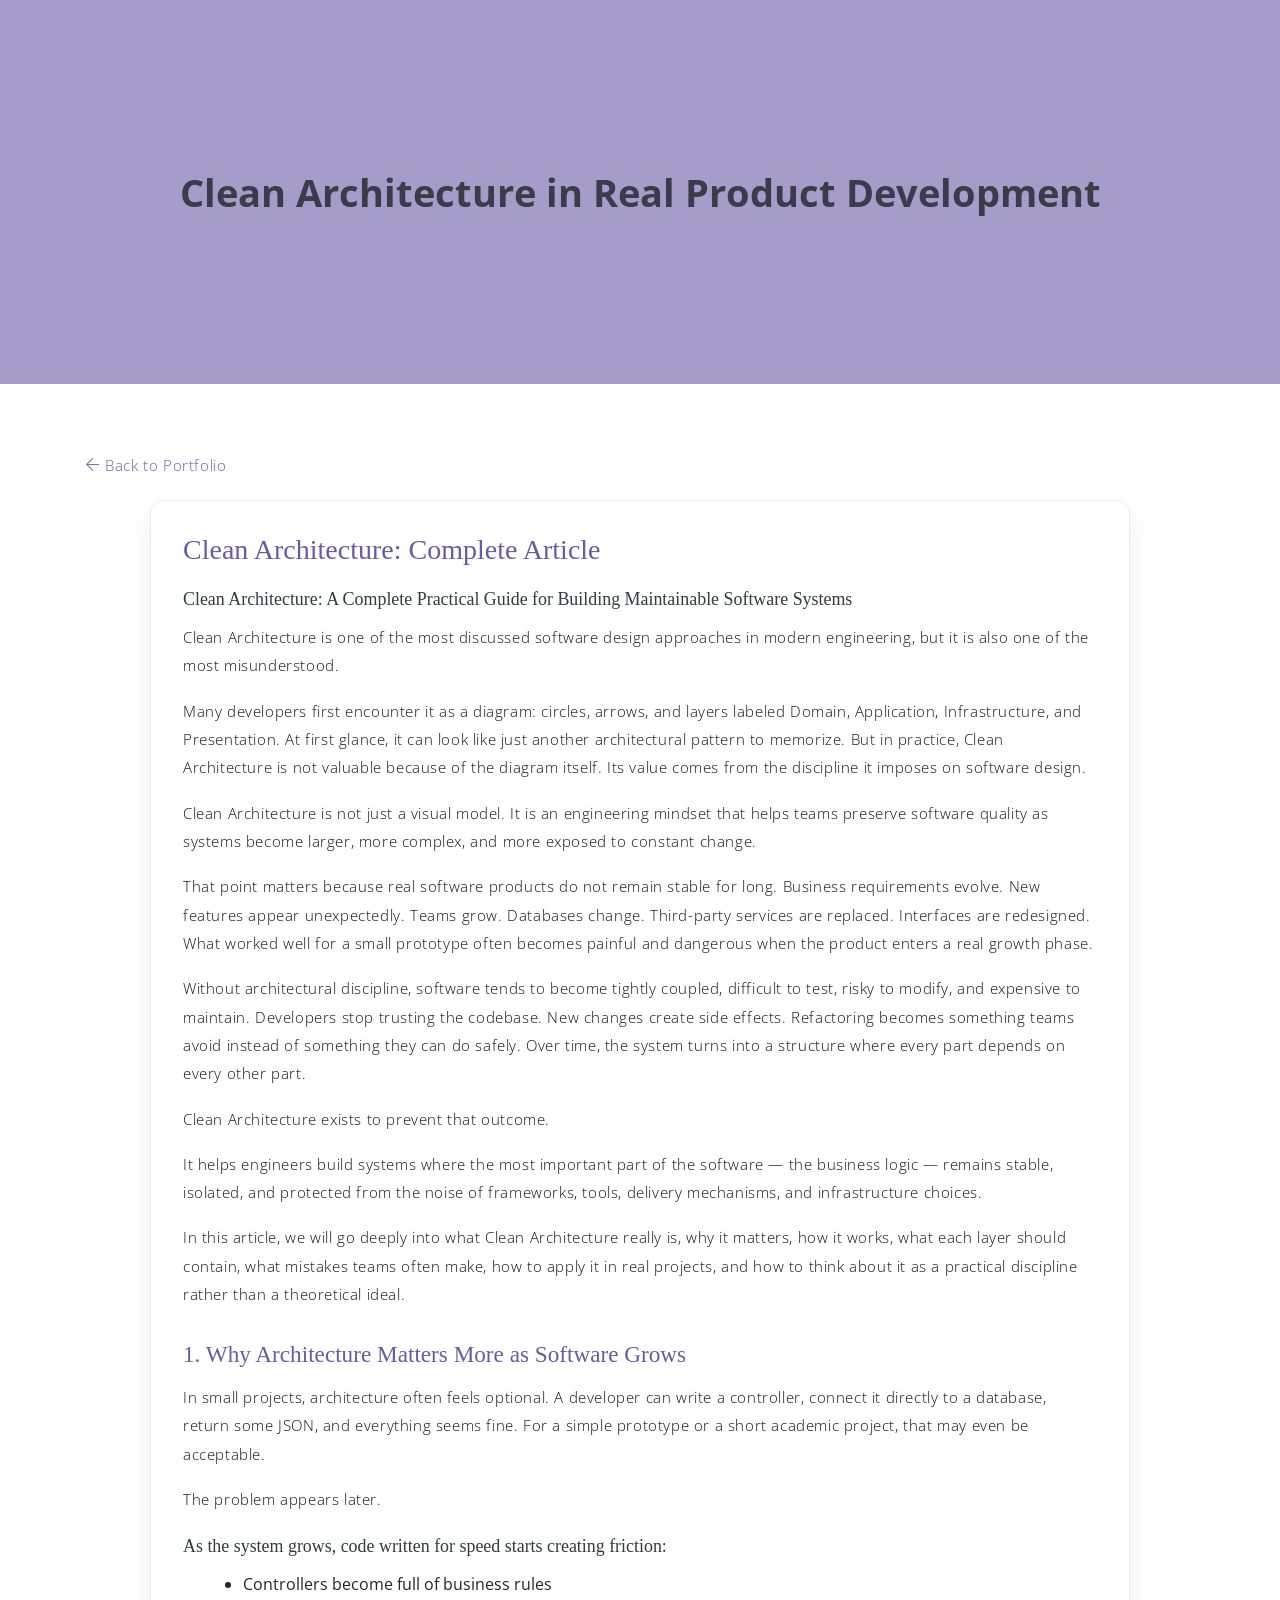
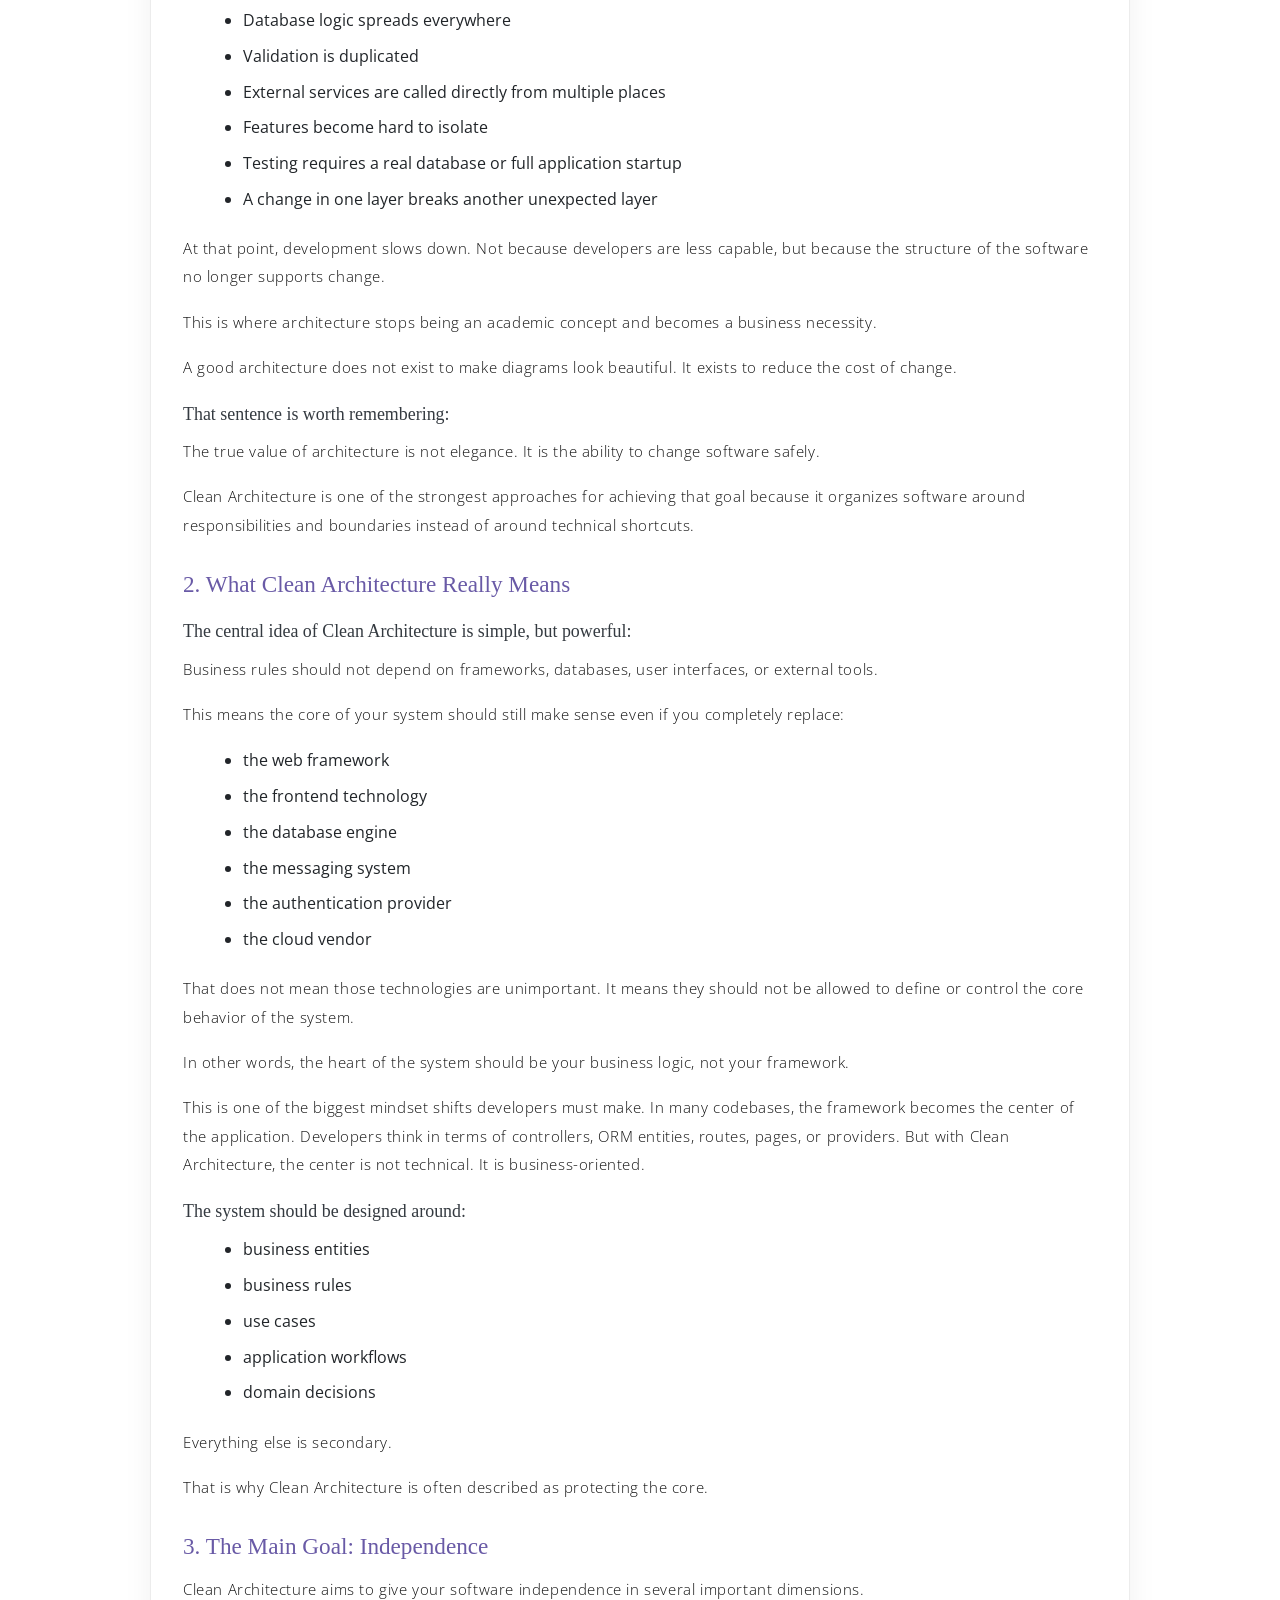
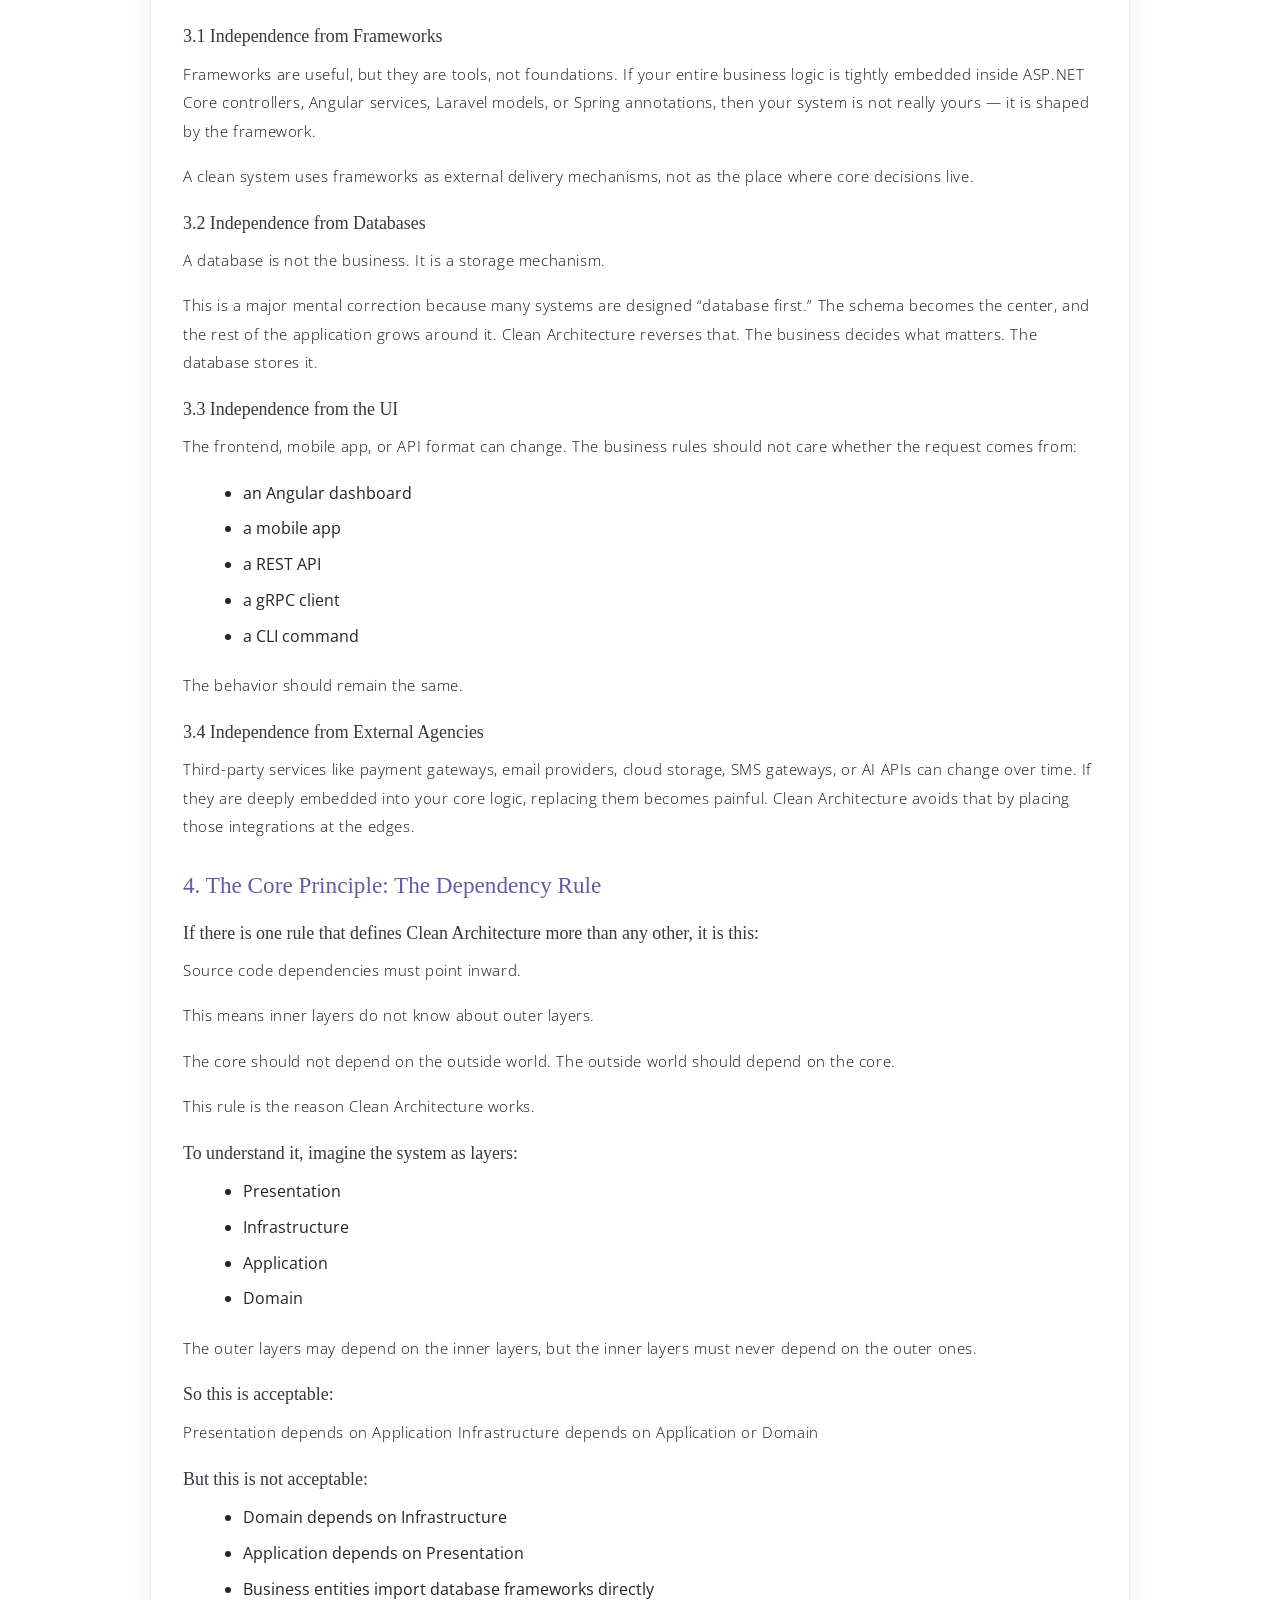
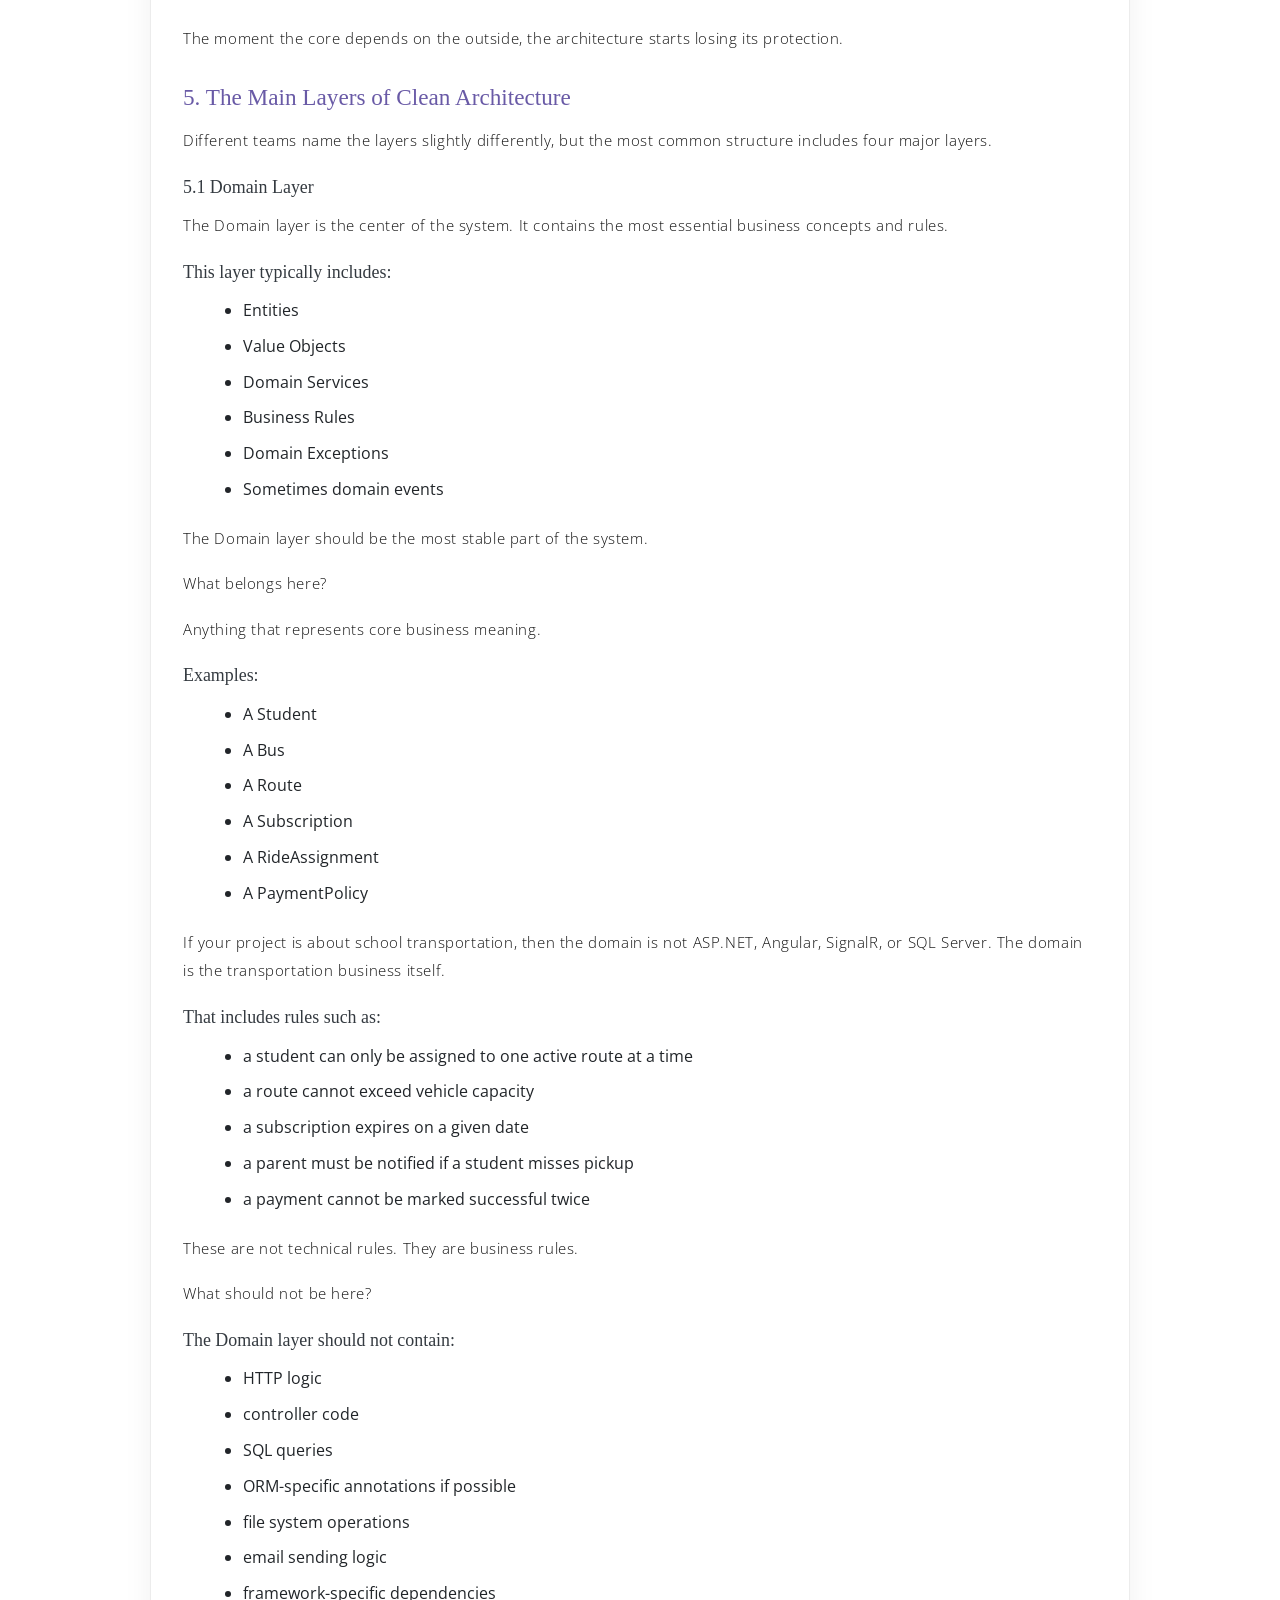
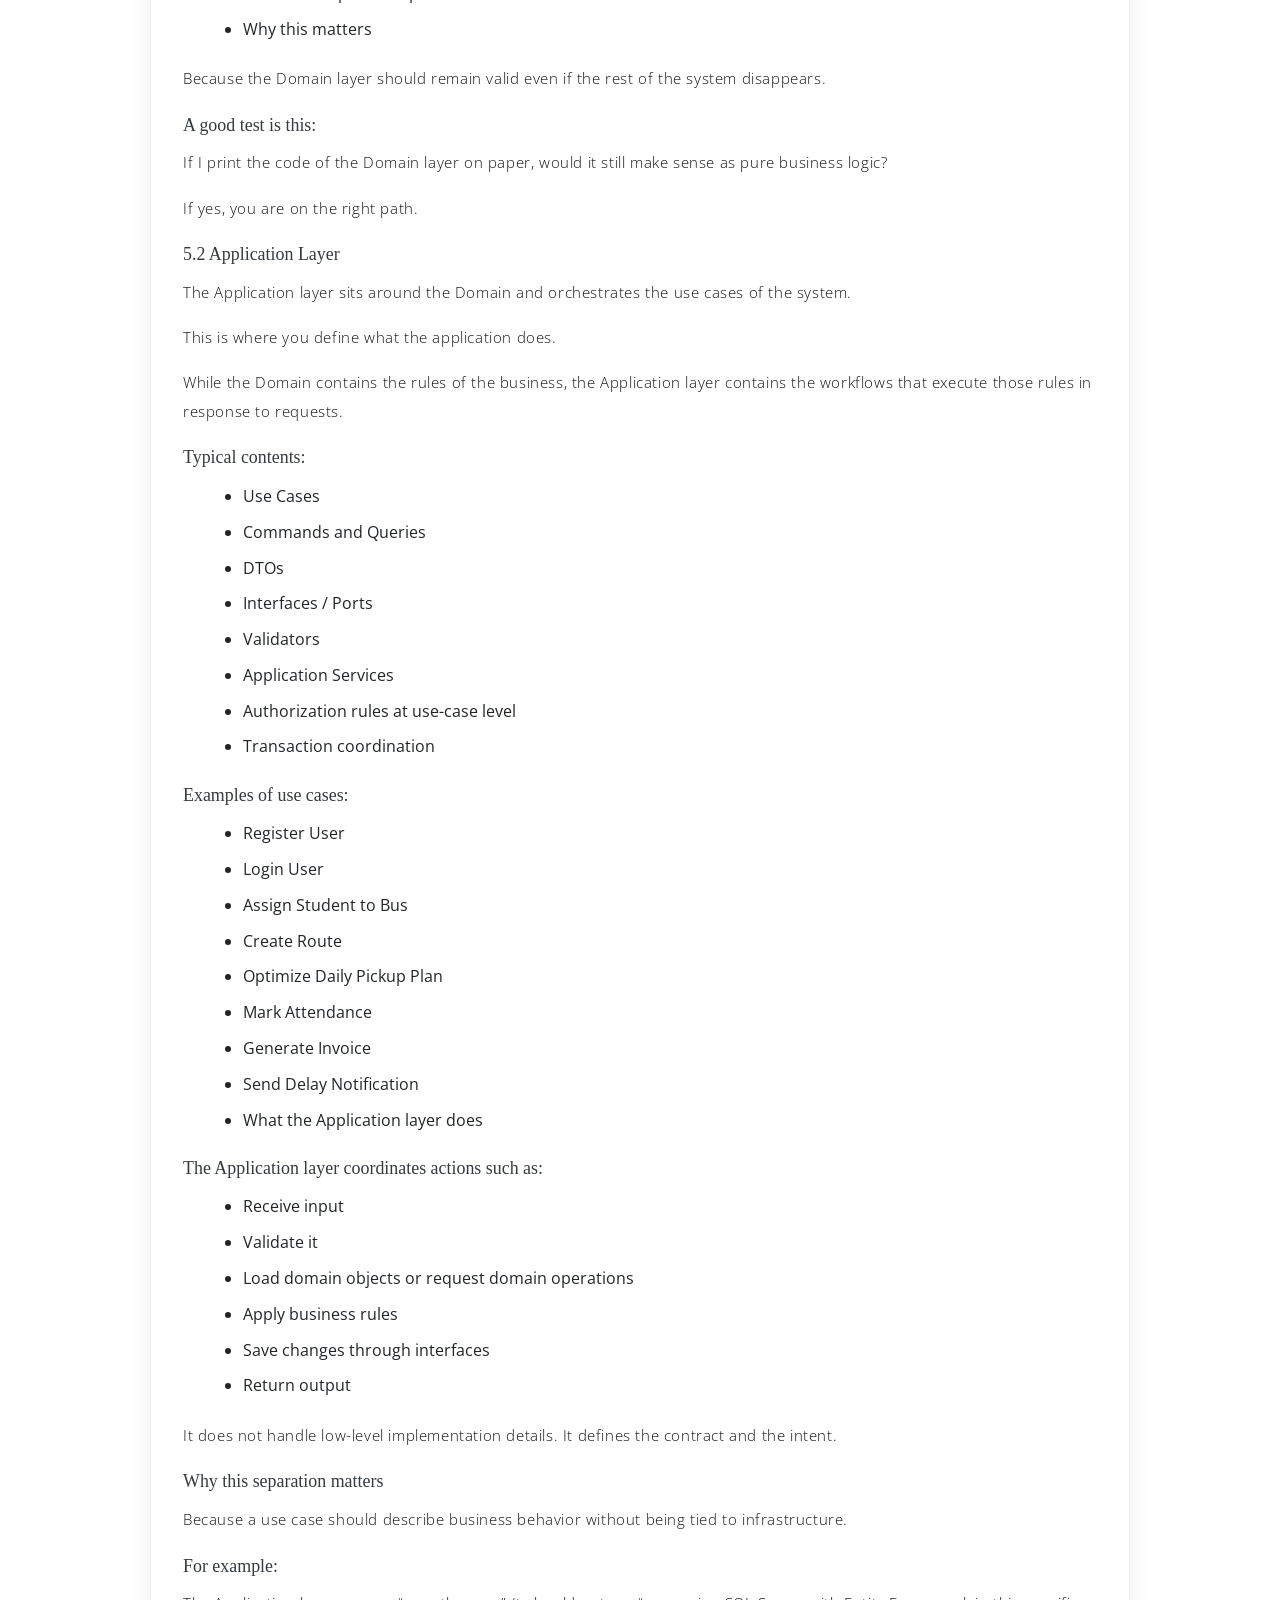
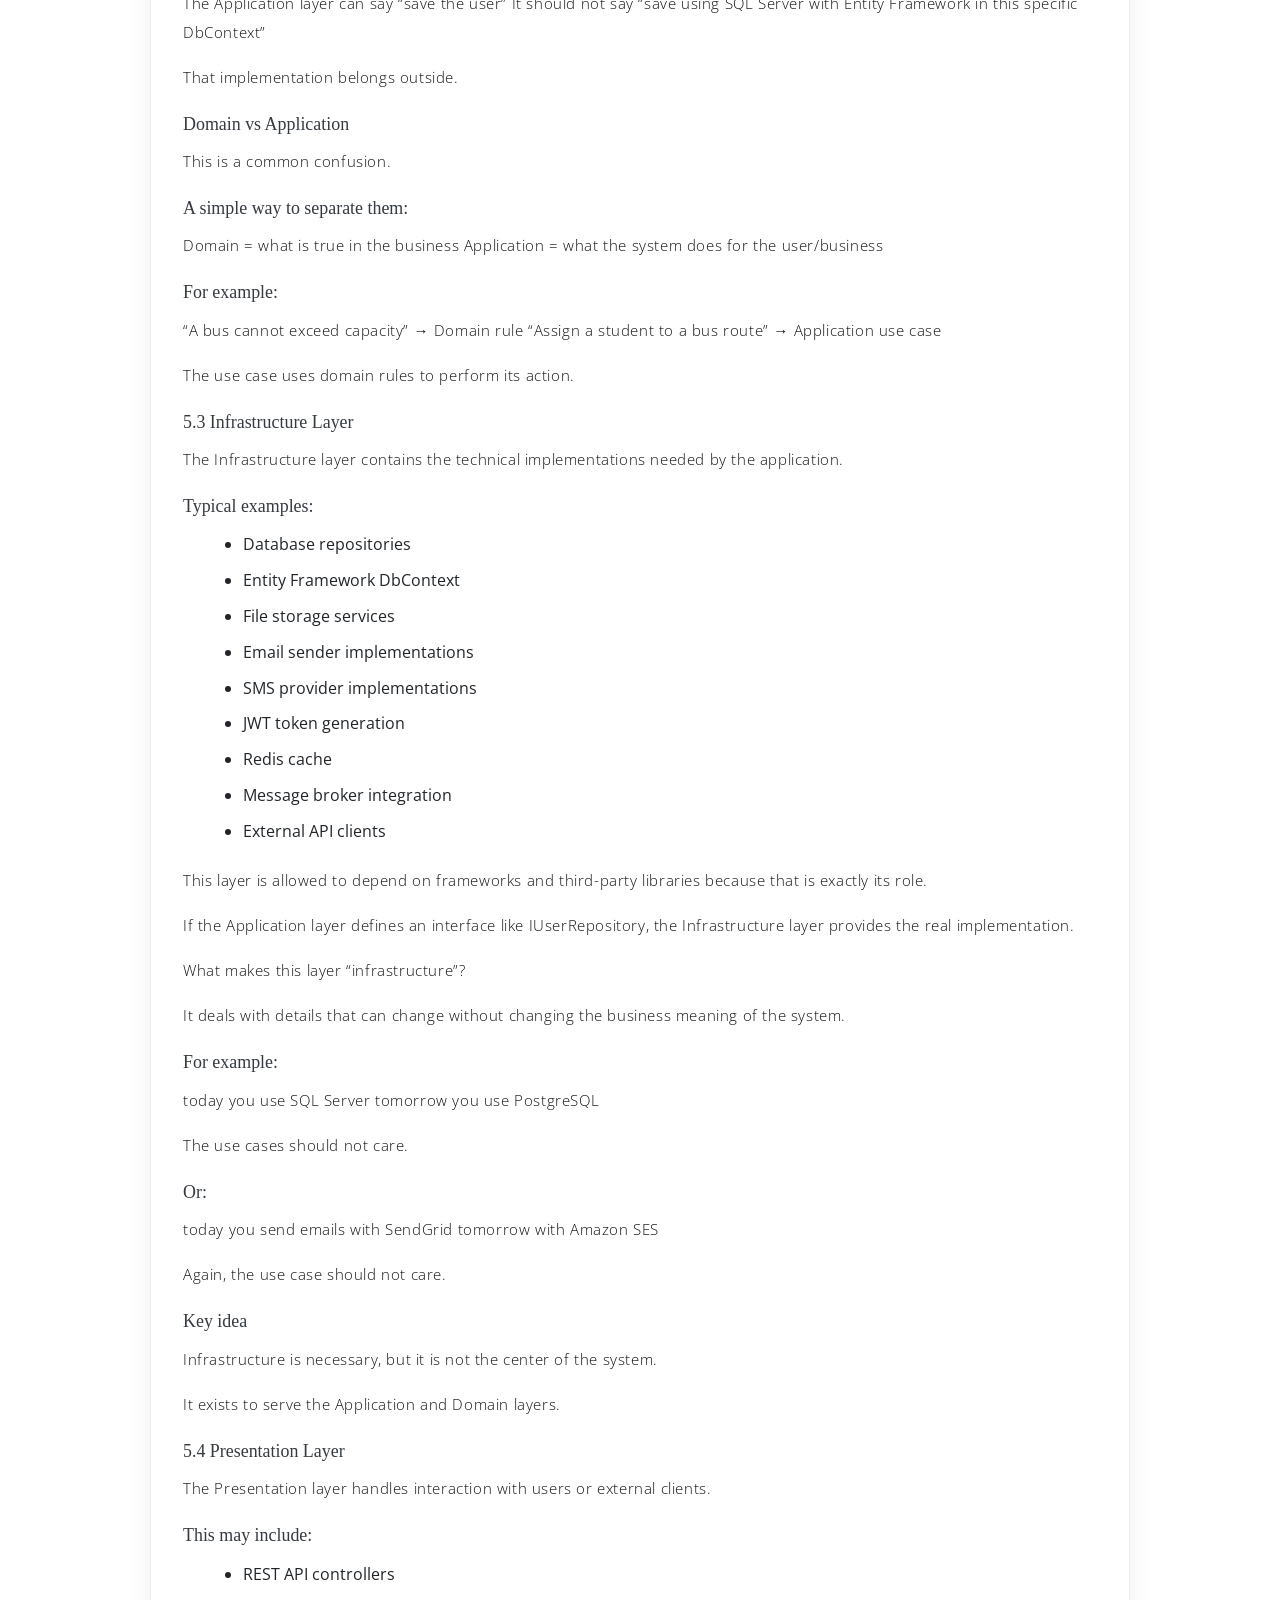
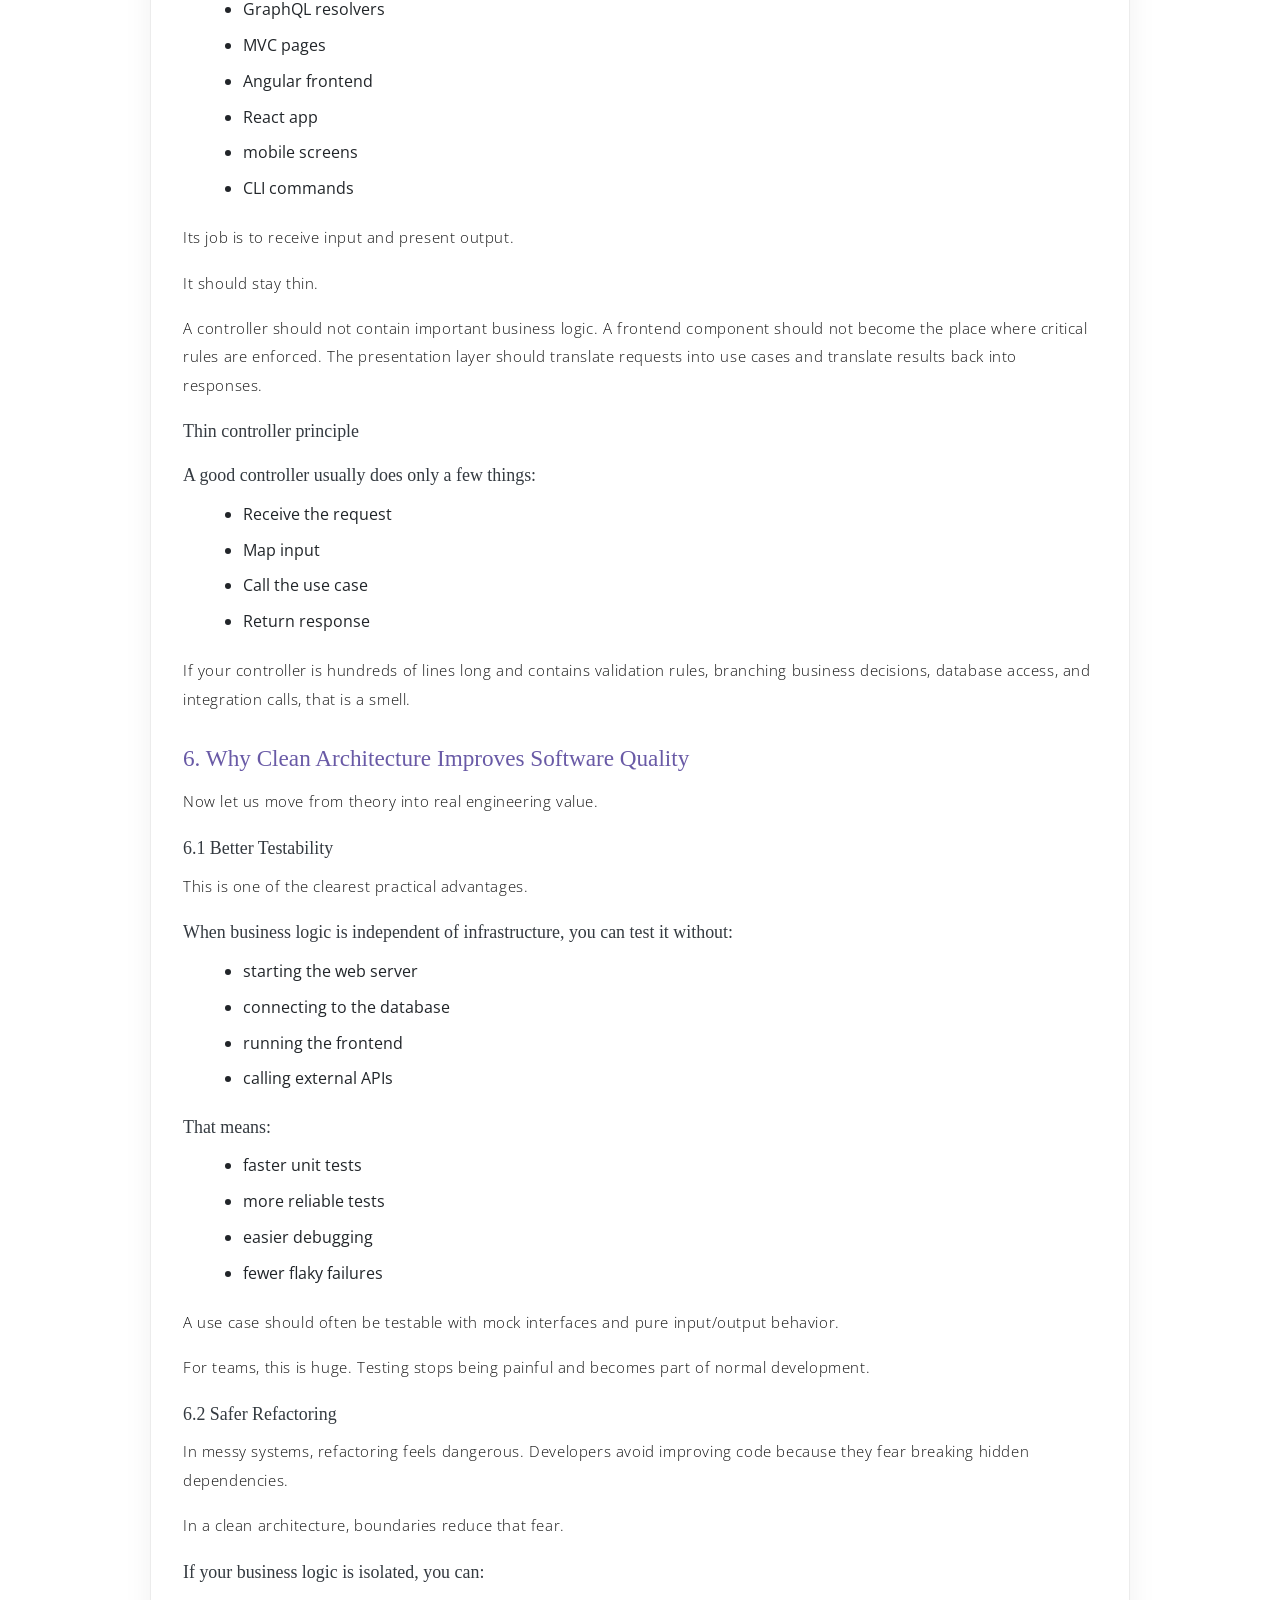
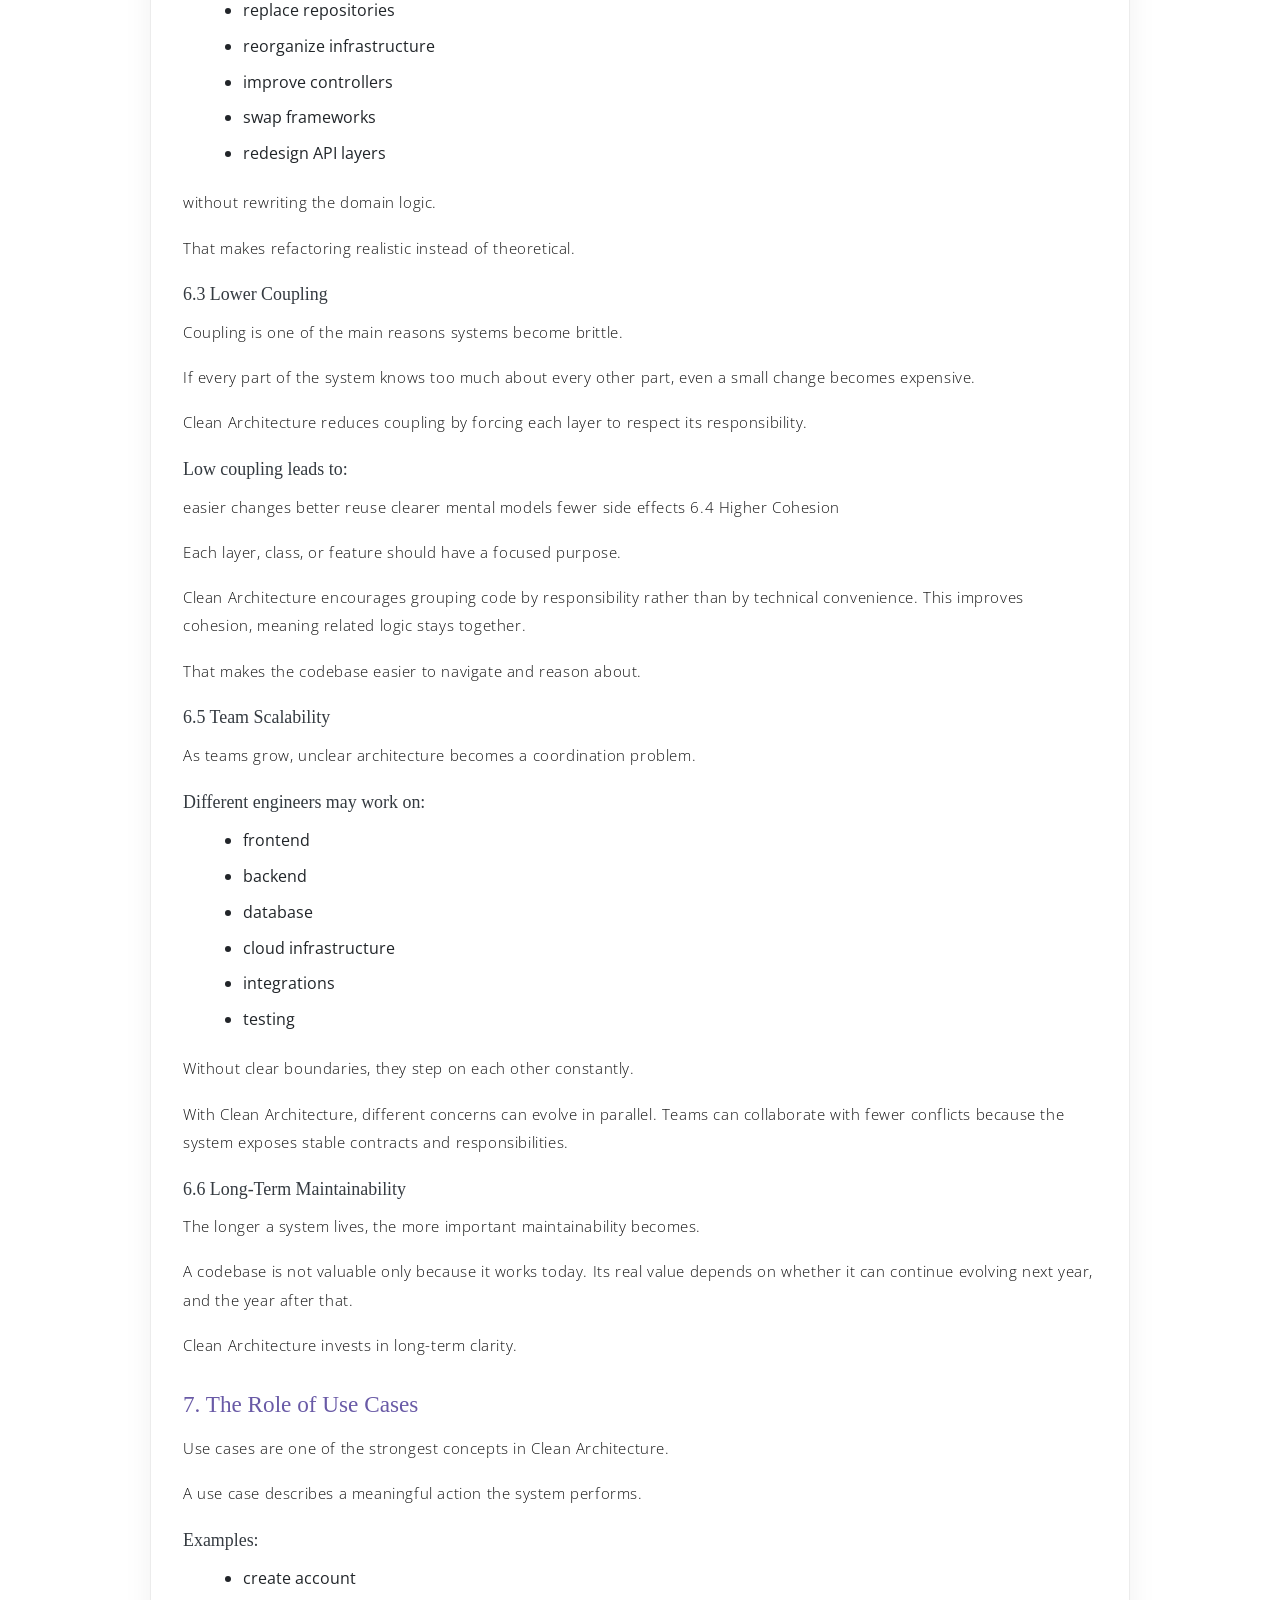
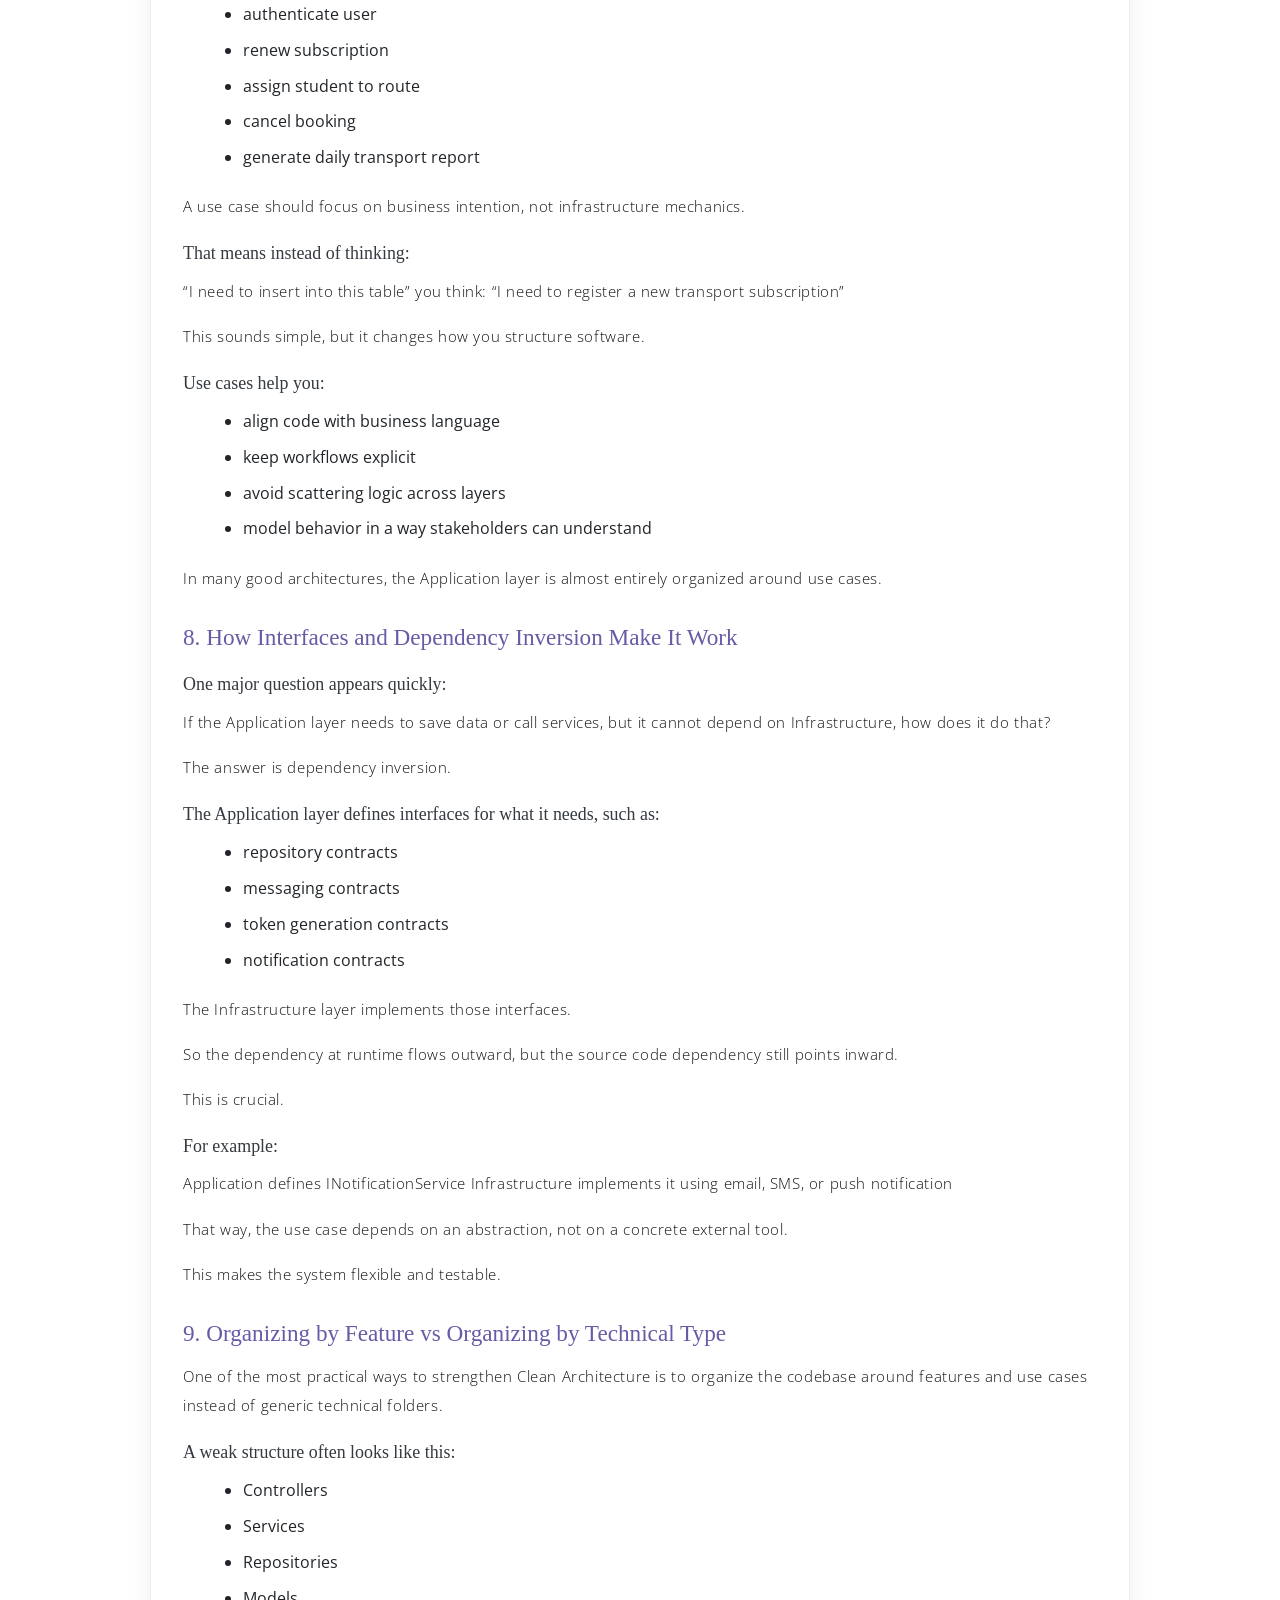
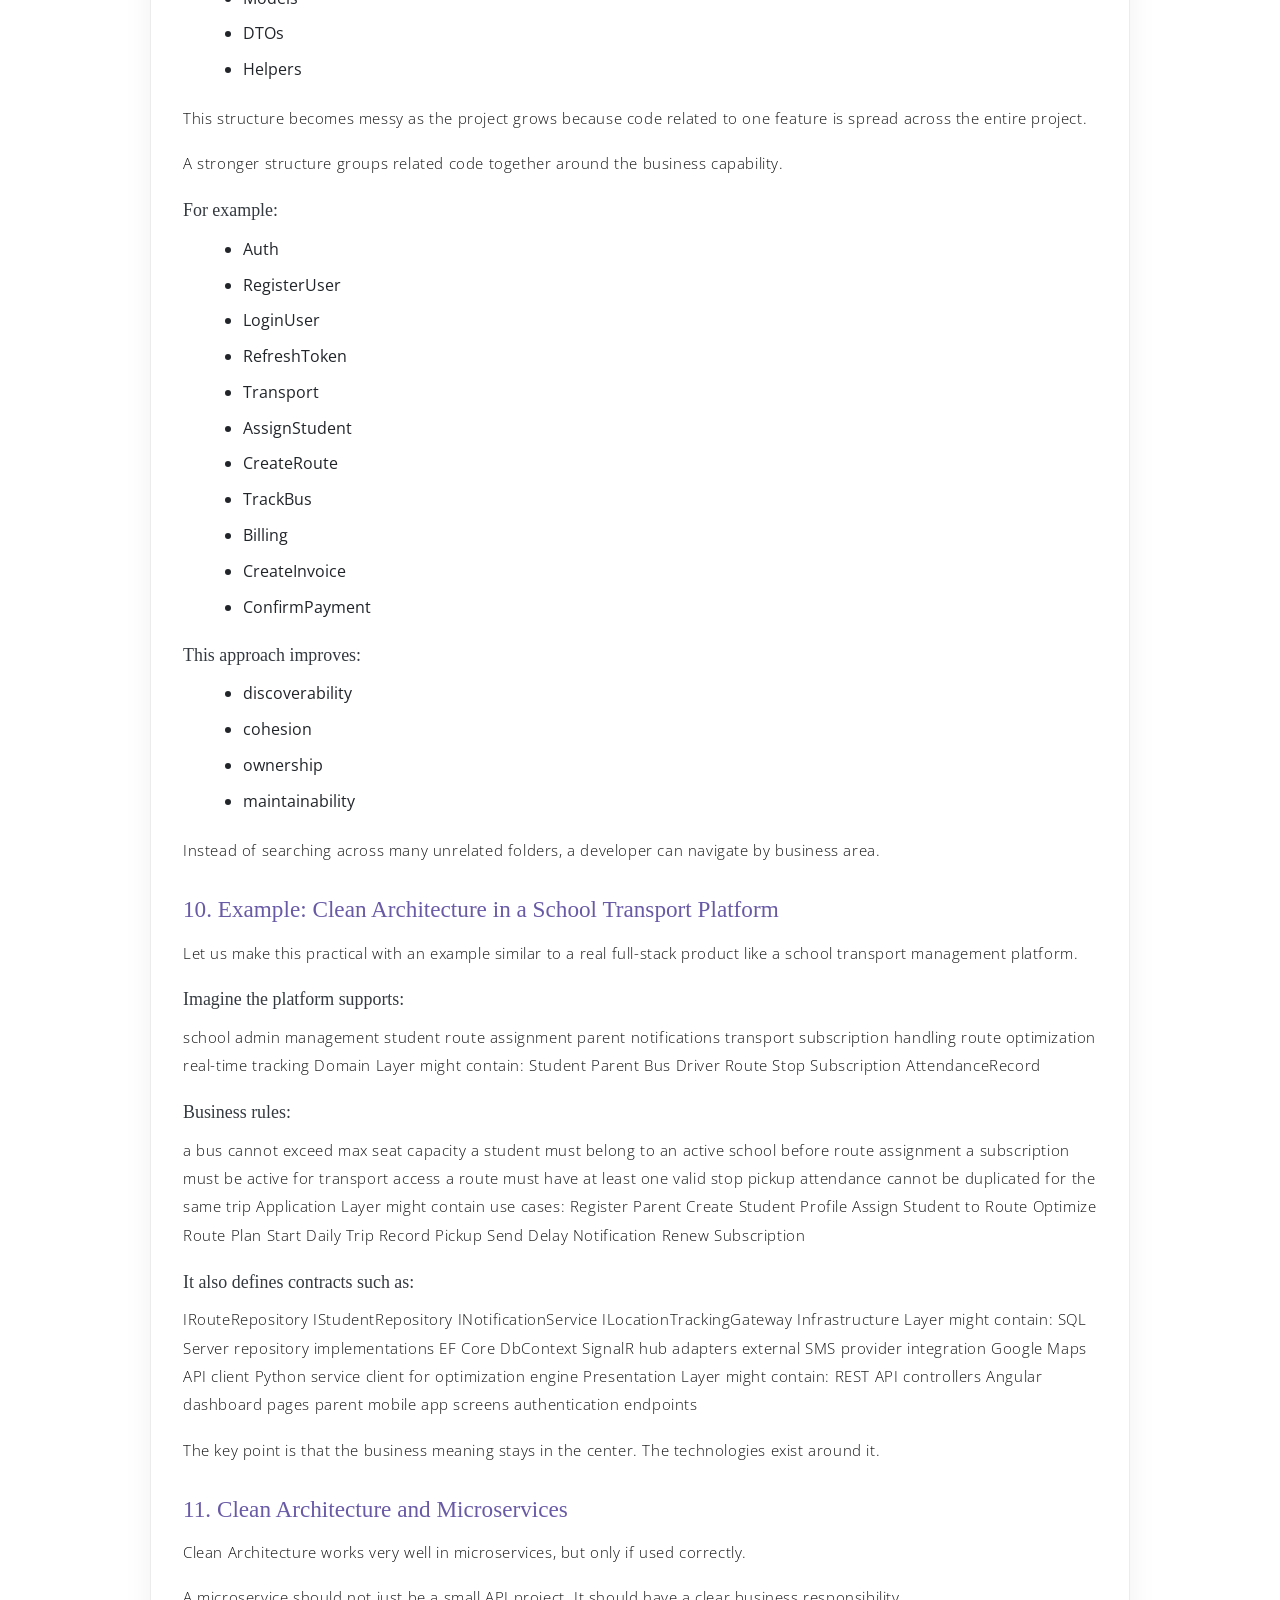
<file: article-clean-architecture.html>
﻿<!DOCTYPE html>
<html lang="en">

<head>
    <meta charset="utf-8">
    <meta name="viewport" content="width=device-width, initial-scale=1, shrink-to-fit=no">
    <meta name="description" content="Clean Architecture in real product development by Badreddine Sbai.">
    <title>Clean Architecture in Real Product Development</title>
    <link rel="stylesheet" href="assets/vendors/themify-icons/css/themify-icons.css">
    <link rel="stylesheet" href="assets/css/meyawo.css">
    <style>
        .article-wrap {
            max-width: 980px;
            margin: 0 auto;
            background: #ffffff;
            border: 1px solid #ececec;
            border-radius: 14px;
            padding: 2rem 2rem 1.5rem;
            box-shadow: 0 10px 30px rgba(0, 0, 0, 0.06);
        }

        .article-meta {
            color: #6c757d;
            font-size: 0.95rem;
            margin-bottom: 1.25rem;
        }

        .article-prose {
            color: #212529;
            line-height: 1.9;
            font-size: 1.02rem;
        }

        .article-prose p {
            margin-bottom: 1.05rem;
        }

        .article-prose h3 {
            margin: 2rem 0 0.9rem;
            font-size: 1.45rem;
            color: #695aa6;
        }

        .article-prose h4 {
            margin: 1.4rem 0 0.75rem;
            font-size: 1.12rem;
            color: #343a40;
        }

        .article-prose ul {
            margin: 0.2rem 0 1.2rem 1.25rem;
        }

        .article-prose li {
            margin-bottom: 0.3rem;
        }

        @media (max-width: 768px) {
            .article-wrap {
                padding: 1.2rem 1rem;
                border-radius: 10px;
            }

            .article-prose {
                font-size: 0.98rem;
                line-height: 1.75;
            }
        }
    </style>
</head>

<body>
    <header class="header header-mini">
        <div class="header-title text-center">Clean Architecture in Real Product Development</div>
    </header>

    <section class="section">
        <div class="container">
            <p class="mb-4"><a href="index.html"><i class="ti-arrow-left"></i> Back to Portfolio</a></p>
            <div class="article-wrap">
                <h3 class="mb-2">Clean Architecture: Complete Article</h3>
                <article class="article-prose">
                    <h4>Clean Architecture: A Complete Practical Guide for Building Maintainable Software Systems</h4>
                    <p>Clean Architecture is one of the most discussed software design approaches in modern engineering, but it is also one of the most misunderstood.</p>
                    <p>Many developers first encounter it as a diagram: circles, arrows, and layers labeled Domain, Application, Infrastructure, and Presentation. At first glance, it can look like just another architectural pattern to memorize. But in practice, Clean Architecture is not valuable because of the diagram itself. Its value comes from the discipline it imposes on software design.</p>
                    <p>Clean Architecture is not just a visual model. It is an engineering mindset that helps teams preserve software quality as systems become larger, more complex, and more exposed to constant change.</p>
                    <p>That point matters because real software products do not remain stable for long. Business requirements evolve. New features appear unexpectedly. Teams grow. Databases change. Third-party services are replaced. Interfaces are redesigned. What worked well for a small prototype often becomes painful and dangerous when the product enters a real growth phase.</p>
                    <p>Without architectural discipline, software tends to become tightly coupled, difficult to test, risky to modify, and expensive to maintain. Developers stop trusting the codebase. New changes create side effects. Refactoring becomes something teams avoid instead of something they can do safely. Over time, the system turns into a structure where every part depends on every other part.</p>
                    <p>Clean Architecture exists to prevent that outcome.</p>
                    <p>It helps engineers build systems where the most important part of the software — the business logic — remains stable, isolated, and protected from the noise of frameworks, tools, delivery mechanisms, and infrastructure choices.</p>
                    <p>In this article, we will go deeply into what Clean Architecture really is, why it matters, how it works, what each layer should contain, what mistakes teams often make, how to apply it in real projects, and how to think about it as a practical discipline rather than a theoretical ideal.</p>
                    <h3>1. Why Architecture Matters More as Software Grows</h3>
                    <p>In small projects, architecture often feels optional. A developer can write a controller, connect it directly to a database, return some JSON, and everything seems fine. For a simple prototype or a short academic project, that may even be acceptable.</p>
                    <p>The problem appears later.</p>
                    <h4>As the system grows, code written for speed starts creating friction:</h4>
                    <ul><li>Controllers become full of business rules</li><li>Database logic spreads everywhere</li><li>Validation is duplicated</li><li>External services are called directly from multiple places</li><li>Features become hard to isolate</li><li>Testing requires a real database or full application startup</li><li>A change in one layer breaks another unexpected layer</li></ul>
                    <p>At that point, development slows down. Not because developers are less capable, but because the structure of the software no longer supports change.</p>
                    <p>This is where architecture stops being an academic concept and becomes a business necessity.</p>
                    <p>A good architecture does not exist to make diagrams look beautiful. It exists to reduce the cost of change.</p>
                    <h4>That sentence is worth remembering:</h4>
                    <p>The true value of architecture is not elegance. It is the ability to change software safely.</p>
                    <p>Clean Architecture is one of the strongest approaches for achieving that goal because it organizes software around responsibilities and boundaries instead of around technical shortcuts.</p>
                    <h3>2. What Clean Architecture Really Means</h3>
                    <h4>The central idea of Clean Architecture is simple, but powerful:</h4>
                    <p>Business rules should not depend on frameworks, databases, user interfaces, or external tools.</p>
                    <p>This means the core of your system should still make sense even if you completely replace:</p>
                    <ul><li>the web framework</li><li>the frontend technology</li><li>the database engine</li><li>the messaging system</li><li>the authentication provider</li><li>the cloud vendor</li></ul>
                    <p>That does not mean those technologies are unimportant. It means they should not be allowed to define or control the core behavior of the system.</p>
                    <p>In other words, the heart of the system should be your business logic, not your framework.</p>
                    <p>This is one of the biggest mindset shifts developers must make. In many codebases, the framework becomes the center of the application. Developers think in terms of controllers, ORM entities, routes, pages, or providers. But with Clean Architecture, the center is not technical. It is business-oriented.</p>
                    <h4>The system should be designed around:</h4>
                    <ul><li>business entities</li><li>business rules</li><li>use cases</li><li>application workflows</li><li>domain decisions</li></ul>
                    <p>Everything else is secondary.</p>
                    <p>That is why Clean Architecture is often described as protecting the core.</p>
                    <h3>3. The Main Goal: Independence</h3>
                    <p>Clean Architecture aims to give your software independence in several important dimensions.</p>
                    <h4>3.1 Independence from Frameworks</h4>
                    <p>Frameworks are useful, but they are tools, not foundations. If your entire business logic is tightly embedded inside ASP.NET Core controllers, Angular services, Laravel models, or Spring annotations, then your system is not really yours — it is shaped by the framework.</p>
                    <p>A clean system uses frameworks as external delivery mechanisms, not as the place where core decisions live.</p>
                    <h4>3.2 Independence from Databases</h4>
                    <p>A database is not the business. It is a storage mechanism.</p>
                    <p>This is a major mental correction because many systems are designed “database first.” The schema becomes the center, and the rest of the application grows around it. Clean Architecture reverses that. The business decides what matters. The database stores it.</p>
                    <h4>3.3 Independence from the UI</h4>
                    <p>The frontend, mobile app, or API format can change. The business rules should not care whether the request comes from:</p>
                    <ul><li>an Angular dashboard</li><li>a mobile app</li><li>a REST API</li><li>a gRPC client</li><li>a CLI command</li></ul>
                    <p>The behavior should remain the same.</p>
                    <h4>3.4 Independence from External Agencies</h4>
                    <p>Third-party services like payment gateways, email providers, cloud storage, SMS gateways, or AI APIs can change over time. If they are deeply embedded into your core logic, replacing them becomes painful. Clean Architecture avoids that by placing those integrations at the edges.</p>
                    <h3>4. The Core Principle: The Dependency Rule</h3>
                    <h4>If there is one rule that defines Clean Architecture more than any other, it is this:</h4>
                    <p>Source code dependencies must point inward.</p>
                    <p>This means inner layers do not know about outer layers.</p>
                    <p>The core should not depend on the outside world. The outside world should depend on the core.</p>
                    <p>This rule is the reason Clean Architecture works.</p>
                    <h4>To understand it, imagine the system as layers:</h4>
                    <ul><li>Presentation</li><li>Infrastructure</li><li>Application</li><li>Domain</li></ul>
                    <p>The outer layers may depend on the inner layers, but the inner layers must never depend on the outer ones.</p>
                    <h4>So this is acceptable:</h4>
                    <p>Presentation depends on Application Infrastructure depends on Application or Domain</p>
                    <h4>But this is not acceptable:</h4>
                    <ul><li>Domain depends on Infrastructure</li><li>Application depends on Presentation</li><li>Business entities import database frameworks directly</li></ul>
                    <p>The moment the core depends on the outside, the architecture starts losing its protection.</p>
                    <h3>5. The Main Layers of Clean Architecture</h3>
                    <p>Different teams name the layers slightly differently, but the most common structure includes four major layers.</p>
                    <h4>5.1 Domain Layer</h4>
                    <p>The Domain layer is the center of the system. It contains the most essential business concepts and rules.</p>
                    <h4>This layer typically includes:</h4>
                    <ul><li>Entities</li><li>Value Objects</li><li>Domain Services</li><li>Business Rules</li><li>Domain Exceptions</li><li>Sometimes domain events</li></ul>
                    <p>The Domain layer should be the most stable part of the system.</p>
                    <p>What belongs here?</p>
                    <p>Anything that represents core business meaning.</p>
                    <h4>Examples:</h4>
                    <ul><li>A Student</li><li>A Bus</li><li>A Route</li><li>A Subscription</li><li>A RideAssignment</li><li>A PaymentPolicy</li></ul>
                    <p>If your project is about school transportation, then the domain is not ASP.NET, Angular, SignalR, or SQL Server. The domain is the transportation business itself.</p>
                    <h4>That includes rules such as:</h4>
                    <ul><li>a student can only be assigned to one active route at a time</li><li>a route cannot exceed vehicle capacity</li><li>a subscription expires on a given date</li><li>a parent must be notified if a student misses pickup</li><li>a payment cannot be marked successful twice</li></ul>
                    <p>These are not technical rules. They are business rules.</p>
                    <p>What should not be here?</p>
                    <h4>The Domain layer should not contain:</h4>
                    <ul><li>HTTP logic</li><li>controller code</li><li>SQL queries</li><li>ORM-specific annotations if possible</li><li>file system operations</li><li>email sending logic</li><li>framework-specific dependencies</li><li>Why this matters</li></ul>
                    <p>Because the Domain layer should remain valid even if the rest of the system disappears.</p>
                    <h4>A good test is this:</h4>
                    <p>If I print the code of the Domain layer on paper, would it still make sense as pure business logic?</p>
                    <p>If yes, you are on the right path.</p>
                    <h4>5.2 Application Layer</h4>
                    <p>The Application layer sits around the Domain and orchestrates the use cases of the system.</p>
                    <p>This is where you define what the application does.</p>
                    <p>While the Domain contains the rules of the business, the Application layer contains the workflows that execute those rules in response to requests.</p>
                    <h4>Typical contents:</h4>
                    <ul><li>Use Cases</li><li>Commands and Queries</li><li>DTOs</li><li>Interfaces / Ports</li><li>Validators</li><li>Application Services</li><li>Authorization rules at use-case level</li><li>Transaction coordination</li></ul>
                    <h4>Examples of use cases:</h4>
                    <ul><li>Register User</li><li>Login User</li><li>Assign Student to Bus</li><li>Create Route</li><li>Optimize Daily Pickup Plan</li><li>Mark Attendance</li><li>Generate Invoice</li><li>Send Delay Notification</li><li>What the Application layer does</li></ul>
                    <h4>The Application layer coordinates actions such as:</h4>
                    <ul><li>Receive input</li><li>Validate it</li><li>Load domain objects or request domain operations</li><li>Apply business rules</li><li>Save changes through interfaces</li><li>Return output</li></ul>
                    <p>It does not handle low-level implementation details. It defines the contract and the intent.</p>
                    <h4>Why this separation matters</h4>
                    <p>Because a use case should describe business behavior without being tied to infrastructure.</p>
                    <h4>For example:</h4>
                    <p>The Application layer can say “save the user” It should not say “save using SQL Server with Entity Framework in this specific DbContext”</p>
                    <p>That implementation belongs outside.</p>
                    <h4>Domain vs Application</h4>
                    <p>This is a common confusion.</p>
                    <h4>A simple way to separate them:</h4>
                    <p>Domain = what is true in the business Application = what the system does for the user/business</p>
                    <h4>For example:</h4>
                    <p>“A bus cannot exceed capacity” → Domain rule “Assign a student to a bus route” → Application use case</p>
                    <p>The use case uses domain rules to perform its action.</p>
                    <h4>5.3 Infrastructure Layer</h4>
                    <p>The Infrastructure layer contains the technical implementations needed by the application.</p>
                    <h4>Typical examples:</h4>
                    <ul><li>Database repositories</li><li>Entity Framework DbContext</li><li>File storage services</li><li>Email sender implementations</li><li>SMS provider implementations</li><li>JWT token generation</li><li>Redis cache</li><li>Message broker integration</li><li>External API clients</li></ul>
                    <p>This layer is allowed to depend on frameworks and third-party libraries because that is exactly its role.</p>
                    <p>If the Application layer defines an interface like IUserRepository, the Infrastructure layer provides the real implementation.</p>
                    <p>What makes this layer “infrastructure”?</p>
                    <p>It deals with details that can change without changing the business meaning of the system.</p>
                    <h4>For example:</h4>
                    <p>today you use SQL Server tomorrow you use PostgreSQL</p>
                    <p>The use cases should not care.</p>
                    <h4>Or:</h4>
                    <p>today you send emails with SendGrid tomorrow with Amazon SES</p>
                    <p>Again, the use case should not care.</p>
                    <h4>Key idea</h4>
                    <p>Infrastructure is necessary, but it is not the center of the system.</p>
                    <p>It exists to serve the Application and Domain layers.</p>
                    <h4>5.4 Presentation Layer</h4>
                    <p>The Presentation layer handles interaction with users or external clients.</p>
                    <h4>This may include:</h4>
                    <ul><li>REST API controllers</li><li>GraphQL resolvers</li><li>MVC pages</li><li>Angular frontend</li><li>React app</li><li>mobile screens</li><li>CLI commands</li></ul>
                    <p>Its job is to receive input and present output.</p>
                    <p>It should stay thin.</p>
                    <p>A controller should not contain important business logic. A frontend component should not become the place where critical rules are enforced. The presentation layer should translate requests into use cases and translate results back into responses.</p>
                    <h4>Thin controller principle</h4>
                    <h4>A good controller usually does only a few things:</h4>
                    <ul><li>Receive the request</li><li>Map input</li><li>Call the use case</li><li>Return response</li></ul>
                    <p>If your controller is hundreds of lines long and contains validation rules, branching business decisions, database access, and integration calls, that is a smell.</p>
                    <h3>6. Why Clean Architecture Improves Software Quality</h3>
                    <p>Now let us move from theory into real engineering value.</p>
                    <h4>6.1 Better Testability</h4>
                    <p>This is one of the clearest practical advantages.</p>
                    <h4>When business logic is independent of infrastructure, you can test it without:</h4>
                    <ul><li>starting the web server</li><li>connecting to the database</li><li>running the frontend</li><li>calling external APIs</li></ul>
                    <h4>That means:</h4>
                    <ul><li>faster unit tests</li><li>more reliable tests</li><li>easier debugging</li><li>fewer flaky failures</li></ul>
                    <p>A use case should often be testable with mock interfaces and pure input/output behavior.</p>
                    <p>For teams, this is huge. Testing stops being painful and becomes part of normal development.</p>
                    <h4>6.2 Safer Refactoring</h4>
                    <p>In messy systems, refactoring feels dangerous. Developers avoid improving code because they fear breaking hidden dependencies.</p>
                    <p>In a clean architecture, boundaries reduce that fear.</p>
                    <h4>If your business logic is isolated, you can:</h4>
                    <ul><li>replace repositories</li><li>reorganize infrastructure</li><li>improve controllers</li><li>swap frameworks</li><li>redesign API layers</li></ul>
                    <p>without rewriting the domain logic.</p>
                    <p>That makes refactoring realistic instead of theoretical.</p>
                    <h4>6.3 Lower Coupling</h4>
                    <p>Coupling is one of the main reasons systems become brittle.</p>
                    <p>If every part of the system knows too much about every other part, even a small change becomes expensive.</p>
                    <p>Clean Architecture reduces coupling by forcing each layer to respect its responsibility.</p>
                    <h4>Low coupling leads to:</h4>
                    <p>easier changes better reuse clearer mental models fewer side effects 6.4 Higher Cohesion</p>
                    <p>Each layer, class, or feature should have a focused purpose.</p>
                    <p>Clean Architecture encourages grouping code by responsibility rather than by technical convenience. This improves cohesion, meaning related logic stays together.</p>
                    <p>That makes the codebase easier to navigate and reason about.</p>
                    <h4>6.5 Team Scalability</h4>
                    <p>As teams grow, unclear architecture becomes a coordination problem.</p>
                    <h4>Different engineers may work on:</h4>
                    <ul><li>frontend</li><li>backend</li><li>database</li><li>cloud infrastructure</li><li>integrations</li><li>testing</li></ul>
                    <p>Without clear boundaries, they step on each other constantly.</p>
                    <p>With Clean Architecture, different concerns can evolve in parallel. Teams can collaborate with fewer conflicts because the system exposes stable contracts and responsibilities.</p>
                    <h4>6.6 Long-Term Maintainability</h4>
                    <p>The longer a system lives, the more important maintainability becomes.</p>
                    <p>A codebase is not valuable only because it works today. Its real value depends on whether it can continue evolving next year, and the year after that.</p>
                    <p>Clean Architecture invests in long-term clarity.</p>
                    <h3>7. The Role of Use Cases</h3>
                    <p>Use cases are one of the strongest concepts in Clean Architecture.</p>
                    <p>A use case describes a meaningful action the system performs.</p>
                    <h4>Examples:</h4>
                    <ul><li>create account</li><li>authenticate user</li><li>renew subscription</li><li>assign student to route</li><li>cancel booking</li><li>generate daily transport report</li></ul>
                    <p>A use case should focus on business intention, not infrastructure mechanics.</p>
                    <h4>That means instead of thinking:</h4>
                    <p>“I need to insert into this table” you think: “I need to register a new transport subscription”</p>
                    <p>This sounds simple, but it changes how you structure software.</p>
                    <h4>Use cases help you:</h4>
                    <ul><li>align code with business language</li><li>keep workflows explicit</li><li>avoid scattering logic across layers</li><li>model behavior in a way stakeholders can understand</li></ul>
                    <p>In many good architectures, the Application layer is almost entirely organized around use cases.</p>
                    <h3>8. How Interfaces and Dependency Inversion Make It Work</h3>
                    <h4>One major question appears quickly:</h4>
                    <p>If the Application layer needs to save data or call services, but it cannot depend on Infrastructure, how does it do that?</p>
                    <p>The answer is dependency inversion.</p>
                    <h4>The Application layer defines interfaces for what it needs, such as:</h4>
                    <ul><li>repository contracts</li><li>messaging contracts</li><li>token generation contracts</li><li>notification contracts</li></ul>
                    <p>The Infrastructure layer implements those interfaces.</p>
                    <p>So the dependency at runtime flows outward, but the source code dependency still points inward.</p>
                    <p>This is crucial.</p>
                    <h4>For example:</h4>
                    <p>Application defines INotificationService Infrastructure implements it using email, SMS, or push notification</p>
                    <p>That way, the use case depends on an abstraction, not on a concrete external tool.</p>
                    <p>This makes the system flexible and testable.</p>
                    <h3>9. Organizing by Feature vs Organizing by Technical Type</h3>
                    <p>One of the most practical ways to strengthen Clean Architecture is to organize the codebase around features and use cases instead of generic technical folders.</p>
                    <h4>A weak structure often looks like this:</h4>
                    <ul><li>Controllers</li><li>Services</li><li>Repositories</li><li>Models</li><li>DTOs</li><li>Helpers</li></ul>
                    <p>This structure becomes messy as the project grows because code related to one feature is spread across the entire project.</p>
                    <p>A stronger structure groups related code together around the business capability.</p>
                    <h4>For example:</h4>
                    <ul><li>Auth</li><li>RegisterUser</li><li>LoginUser</li><li>RefreshToken</li><li>Transport</li><li>AssignStudent</li><li>CreateRoute</li><li>TrackBus</li><li>Billing</li><li>CreateInvoice</li><li>ConfirmPayment</li></ul>
                    <h4>This approach improves:</h4>
                    <ul><li>discoverability</li><li>cohesion</li><li>ownership</li><li>maintainability</li></ul>
                    <p>Instead of searching across many unrelated folders, a developer can navigate by business area.</p>
                    <h3>10. Example: Clean Architecture in a School Transport Platform</h3>
                    <p>Let us make this practical with an example similar to a real full-stack product like a school transport management platform.</p>
                    <h4>Imagine the platform supports:</h4>
                    <p>school admin management student route assignment parent notifications transport subscription handling route optimization real-time tracking Domain Layer might contain: Student Parent Bus Driver Route Stop Subscription AttendanceRecord</p>
                    <h4>Business rules:</h4>
                    <p>a bus cannot exceed max seat capacity a student must belong to an active school before route assignment a subscription must be active for transport access a route must have at least one valid stop pickup attendance cannot be duplicated for the same trip Application Layer might contain use cases: Register Parent Create Student Profile Assign Student to Route Optimize Route Plan Start Daily Trip Record Pickup Send Delay Notification Renew Subscription</p>
                    <h4>It also defines contracts such as:</h4>
                    <p>IRouteRepository IStudentRepository INotificationService ILocationTrackingGateway Infrastructure Layer might contain: SQL Server repository implementations EF Core DbContext SignalR hub adapters external SMS provider integration Google Maps API client Python service client for optimization engine Presentation Layer might contain: REST API controllers Angular dashboard pages parent mobile app screens authentication endpoints</p>
                    <p>The key point is that the business meaning stays in the center. The technologies exist around it.</p>
                    <h3>11. Clean Architecture and Microservices</h3>
                    <p>Clean Architecture works very well in microservices, but only if used correctly.</p>
                    <p>A microservice should not just be a small API project. It should have a clear business responsibility.</p>
                    <h4>For example:</h4>
                    <ul><li>Auth Service</li><li>Transport Service</li><li>Billing Service</li><li>Notification Service</li></ul>
                    <p>Inside each microservice, Clean Architecture can still apply.</p>
                    <h4>That means each service should still have:</h4>
                    <ul><li>its own domain</li><li>its own application use cases</li><li>its own infrastructure implementations</li><li>its own delivery layer</li></ul>
                    <p>This is important because microservices do not automatically solve bad architecture. A badly designed monolith can become a badly designed distributed system if you split it carelessly.</p>
                    <p>Clean Architecture helps prevent that by keeping each service internally disciplined.</p>
                    <h3>12. Clean Architecture and Full-Stack Development</h3>
                    <p>For full-stack engineers, Clean Architecture is especially useful because it prevents backend complexity from leaking into frontend concerns and vice versa.</p>
                    <h4>In a full-stack environment:</h4>
                    <ul><li>the frontend should focus on user experience and presentation</li><li>the backend should expose use cases clearly</li><li>infrastructure should remain replaceable</li><li>shared contracts should be explicit</li></ul>
                    <h4>This helps when multiple technologies are involved:</h4>
                    <ul><li>Angular frontend</li><li>ASP.NET Core backend</li><li>Python optimization service</li><li>SQL Server database</li><li>SignalR real-time communication</li></ul>
                    <p>Without architecture, these pieces can quickly become tangled. With Clean Architecture, each one has a role.</p>
                    <h3>13. Common Misunderstandings About Clean Architecture</h3>
                    <p>Now let us be honest. A lot of teams say they use Clean Architecture when they actually do not.</p>
                    <p>Here are common misunderstandings.</p>
                    <h4>13.1 “I created four folders, so I am using Clean Architecture”</h4>
                    <p>No.</p>
                    <p>Creating folders named Domain, Application, Infrastructure, and API does not automatically make a system clean. What matters is the direction of dependencies and the discipline of what goes inside each layer.</p>
                    <h4>13.2 “Using repositories means Clean Architecture”</h4>
                    <p>Not necessarily.</p>
                    <p>Repositories are only one part of the picture. If business logic is still embedded in controllers or infrastructure services, the system is not truly clean.</p>
                    <h4>13.3 “Entity Framework entities are my domain model”</h4>
                    <p>Sometimes this works in small projects, but often it creates coupling between domain meaning and persistence details.</p>
                    <p>A rich domain model should represent business concepts, not ORM convenience.</p>
                    <h4>13.4 “Everything must be abstracted”</h4>
                    <p>This is another trap.</p>
                    <p>Clean Architecture is not a license to create endless interfaces and indirection. Over-abstraction can make code harder to read and slower to evolve.</p>
                    <p>The goal is not abstraction for its own sake. The goal is controlled dependency and clear responsibility.</p>
                    <h4>13.5 “Clean Architecture means no framework usage”</h4>
                    <p>Wrong.</p>
                    <p>You can absolutely use frameworks. Clean Architecture simply says frameworks should stay at the edges and not dominate your core logic.</p>
                    <h3>14. Common Mistakes Teams Make</h3>
                    <p>Let us go deeper into the mistakes that usually damage a Clean Architecture implementation.</p>
                    <h4>14.1 Fat Controllers</h4>
                    <h4>When controllers contain:</h4>
                    <ul><li>validation</li><li>business rules</li><li>repository calls</li><li>external API logic</li><li>response shaping</li><li>authorization decisions</li></ul>
                    <p>they become mini-applications.</p>
                    <p>This makes them hard to test, hard to reuse, and hard to maintain.</p>
                    <h4>14.2 Anemic Application Layer</h4>
                    <p>Some teams put everything in Infrastructure and leave Application empty or weak. In that case, the architecture is only clean in appearance.</p>
                    <p>The Application layer should contain meaningful use-case orchestration.</p>
                    <h4>14.3 Domain Layer Full of Framework Annotations</h4>
                    <p>If your domain model imports persistence or transport concerns everywhere, it stops being pure business code.</p>
                    <h4>14.4 No Real Boundaries</h4>
                    <p>Sometimes layers exist, but code ignores them freely. Infrastructure classes are called directly from Presentation. Use cases bypass domain rules. Repositories are used everywhere.</p>
                    <p>If boundaries are not enforced, architecture becomes decoration.</p>
                    <h4>14.5 Overcomplication</h4>
                    <p>Some teams turn Clean Architecture into bureaucracy. Too many layers, too many files, too many abstractions, too much ceremony.</p>
                    <p>The purpose is to improve clarity, not to make development exhausting.</p>
                    <p>Good Clean Architecture should feel intentional, not heavy.</p>
                    <h3>15. Clean Architecture and SOLID Principles</h3>
                    <h4>Clean Architecture is strongly related to SOLID, especially these principles:</h4>
                    <h4>Single Responsibility Principle</h4>
                    <p>Each class or layer should have one clear reason to change. This aligns directly with separating domain, application, infrastructure, and presentation.</p>
                    <h4>Open/Closed Principle</h4>
                    <p>Systems should be open for extension but closed for modification. Clean Architecture helps by allowing new implementations in outer layers without rewriting the core.</p>
                    <h4>Liskov Substitution Principle</h4>
                    <p>Useful when working with abstractions and interchangeable implementations.</p>
                    <h4>Interface Segregation Principle</h4>
                    <p>Interfaces should remain focused and not force dependencies on unused methods.</p>
                    <h4>Dependency Inversion Principle</h4>
                    <p>This is central to Clean Architecture. High-level policies should not depend on low-level details.</p>
                    <p>So while Clean Architecture is not identical to SOLID, it is deeply supported by SOLID thinking.</p>
                    <h3>16. How to Think About the Domain Layer Properly</h3>
                    <p>Many developers struggle most with the Domain layer because they are used to writing CRUD-first applications.</p>
                    <h4>To think correctly about the Domain layer, ask:</h4>
                    <p>What concepts are central to the business? What rules must always remain true? What actions are valid or invalid? What states matter? What invariants must be protected?</p>
                    <p>The Domain is where you model the truth of the business.</p>
                    <h4>That can include:</h4>
                    <ul><li>lifecycle rules</li><li>status transitions</li><li>validation logic tied to business meaning</li><li>calculations</li><li>policies</li><li>constraints</li></ul>
                    <p>A strong domain model makes illegal states hard to represent.</p>
                    <p>That is a sign of good design.</p>
                    <h3>17. When Clean Architecture Is Most Useful</h3>
                    <h4>Clean Architecture is especially valuable when:</h4>
                    <ul><li>the project will grow over time</li><li>business rules are non-trivial</li><li>multiple developers work on the system</li><li>maintainability matters</li><li>infrastructure may change</li><li>testing is important</li><li>the project is intended for production and long-term use</li></ul>
                    <h4>Examples:</h4>
                    <ul><li>SaaS platforms</li><li>enterprise systems</li><li>logistics systems</li><li>school management platforms</li><li>fintech products</li><li>healthcare systems</li><li>e-commerce backends</li><li>real-time business applications</li></ul>
                    <p>In these environments, clean separation pays off.</p>
                    <h3>18. When You Should Be Careful Not to Overdo It</h3>
                    <p>Not every project needs a heavy architectural setup on day one.</p>
                    <h4>For example:</h4>
                    <ul><li>a very small prototype</li><li>a one-week academic demo</li><li>a throwaway experiment</li><li>a tiny internal utility with no expected growth</li></ul>
                    <p>In those cases, full architectural complexity may be too much.</p>
                    <h4>But even then, the principles still help:</h4>
                    <ul><li>keep business rules separate</li><li>avoid tight coupling</li><li>do not bury logic in controllers</li><li>think in use cases</li></ul>
                    <p>So the answer is not “always use maximum architecture.” The answer is:</p>
                    <p>apply the right level of architectural discipline for the expected complexity of the system.</p>
                    <p>That is the mature approach.</p>
                    <h3>19. How I Apply Clean Architecture in Real Projects</h3>
                    <p>In practical full-stack work, I do not treat Clean Architecture as a rigid template. I treat it as a guide for making better design decisions.</p>
                    <h4>My approach usually follows these steps:</h4>
                    <h4>Step 1: Identify the business capabilities</h4>
                    <h4>Before writing technical code, I clarify:</h4>
                    <ul><li>what the product must do</li><li>what workflows matter</li><li>what entities exist</li><li>what rules are essential</li><li>Step 2: Define the main use cases</li></ul>
                    <h4>I structure the application around meaningful actions:</h4>
                    <ul><li>authenticate user</li><li>assign transport</li><li>track status</li><li>send notification</li><li>optimize route</li><li>Step 3: Keep core logic framework-independent</li></ul>
                    <p>I do not allow business decisions to become trapped inside framework-specific code.</p>
                    <h4>Step 4: Introduce infrastructure as implementation detail</h4>
                    <p>Database, external providers, cloud services, and frameworks are integrated after the core use cases are clear.</p>
                    <h4>Step 5: Organize code by feature when possible</h4>
                    <p>This improves clarity and makes the codebase easier to grow.</p>
                    <h4>Step 6: Refactor continuously</h4>
                    <p>Clean Architecture is not something you “finish.” It is something you protect during growth.</p>
                    <h3>20. A Good Mental Model: Policy vs Detail</h3>
                    <h4>A very useful way to understand Clean Architecture is this distinction:</h4>
                    <p>Policy = what the system decides Detail = how the system technically performs it</p>
                    <h4>Examples:</h4>
                    <ul><li>“A subscription must be active before route access” = policy</li><li>“We store subscriptions in SQL Server” = detail</li><li>“A user can request password reset” = policy</li><li>“We send reset links through SMTP” = detail</li><li>“Routes should be optimized before dispatch” = policy</li><li>“Optimization runs through a Python microservice” = detail</li></ul>
                    <p>Policy belongs closer to the center. Detail belongs closer to the outside.</p>
                    <p>This mental model makes many architectural decisions easier.</p>
                    <h3>21. Signs That Your Architecture Is Improving</h3>
                    <p>How do you know Clean Architecture is working in your system?</p>
                    <h4>Good signs include:</h4>
                    <ul><li>business logic can be tested without infrastructure</li><li>controllers remain thin</li><li>use cases are explicit and understandable</li><li>infrastructure can be swapped with limited impact</li><li>code is easier to navigate</li><li>developers can explain where logic belongs</li><li>refactoring becomes less frightening</li><li>new features integrate without chaotic side effects</li></ul>
                    <p>Architecture success is not measured by folder names. It is measured by changeability, clarity, and stability.</p>
                    <h3>22. Signs That Your Architecture Is Breaking Down</h3>
                    <h4>Watch for these warning signs:</h4>
                    <ul><li>controllers are getting fatter every sprint</li><li>business rules are duplicated in multiple places</li><li>use cases are unclear or missing</li><li>domain logic depends on database or framework types</li><li>feature work requires touching many unrelated files</li><li>testing core logic requires booting half the application</li><li>developers are afraid to modify older code</li><li>replacing an external service seems extremely hard</li></ul>
                    <p>When you see these signs, the problem is often not the feature itself. It is the architecture underneath it.</p>
                    <h3>23. Clean Architecture Is Not About Perfection</h3>
                    <p>This is important.</p>
                    <p>Many developers reject Clean Architecture because they think it demands perfect design up front. That is not true.</p>
                    <p>No architecture starts perfect.</p>
                    <h4>In reality, good architecture is iterative:</h4>
                    <ul><li>build</li><li>learn</li><li>refactor</li><li>improve boundaries</li><li>strengthen separation as complexity grows</li></ul>
                    <p>The goal is not to guess the future perfectly. The goal is to create a structure that can survive the future.</p>
                    <p>That is a very different mindset.</p>
                    <h3>24. Final Thoughts</h3>
                    <p>Clean Architecture is valuable because software is never finished after version one.</p>
                    <p>As products grow, the cost of bad structure increases. Code that was easy to write quickly becomes expensive to change. Teams lose confidence. Features take longer. Bugs multiply. Refactoring becomes a risk instead of a normal engineering activity.</p>
                    <p>Clean Architecture addresses this by protecting the core of the software: the business logic, the use cases, and the rules that define what the system truly is.</p>
                    <h4>It reminds engineers that:</h4>
                    <ul><li>frameworks are tools</li><li>databases are details</li><li>interfaces are delivery mechanisms</li><li>infrastructure is replaceable</li><li>business logic is the real asset</li></ul>
                    <h4>When applied well, Clean Architecture gives teams:</h4>
                    <ul><li>better testability</li><li>safer refactoring</li><li>clearer boundaries</li><li>reduced coupling</li><li>better scalability</li><li>stronger maintainability over time</li></ul>
                    <p>Most importantly, it helps transform software from “something that works today” into “something that can still evolve tomorrow.”</p>
                    <p>That is the real value.</p>
                    <p>Clean Architecture is not just a diagram. It is not just folder structure. It is not just a pattern to mention in interviews.</p>
                    <p>It is a disciplined way of thinking about software engineering.</p>
                    <p>And in serious product development, that discipline makes a huge difference.</p>
                    <h3>Conclusion</h3>
                    <h4>If there is one lesson to take from Clean Architecture, it is this:</h4>
                    <p>Build your software so that business rules remain stable while technical details are free to change.</p>
                    <p>That is the foundation of maintainable systems.</p>
                    <p>A clean architecture does not remove complexity from software. Nothing can do that completely. But it organizes complexity in a way that makes systems understandable, testable, and resilient.</p>
                    <p>That is why Clean Architecture remains one of the most practical engineering approaches for modern software development.</p>
                </article>
            </div>
        </div>
    </section>

    <script src="assets/vendors/jquery/jquery-3.4.1.js"></script>
    <script src="assets/vendors/bootstrap/bootstrap.bundle.js"></script>
</body>

</html>
</file>
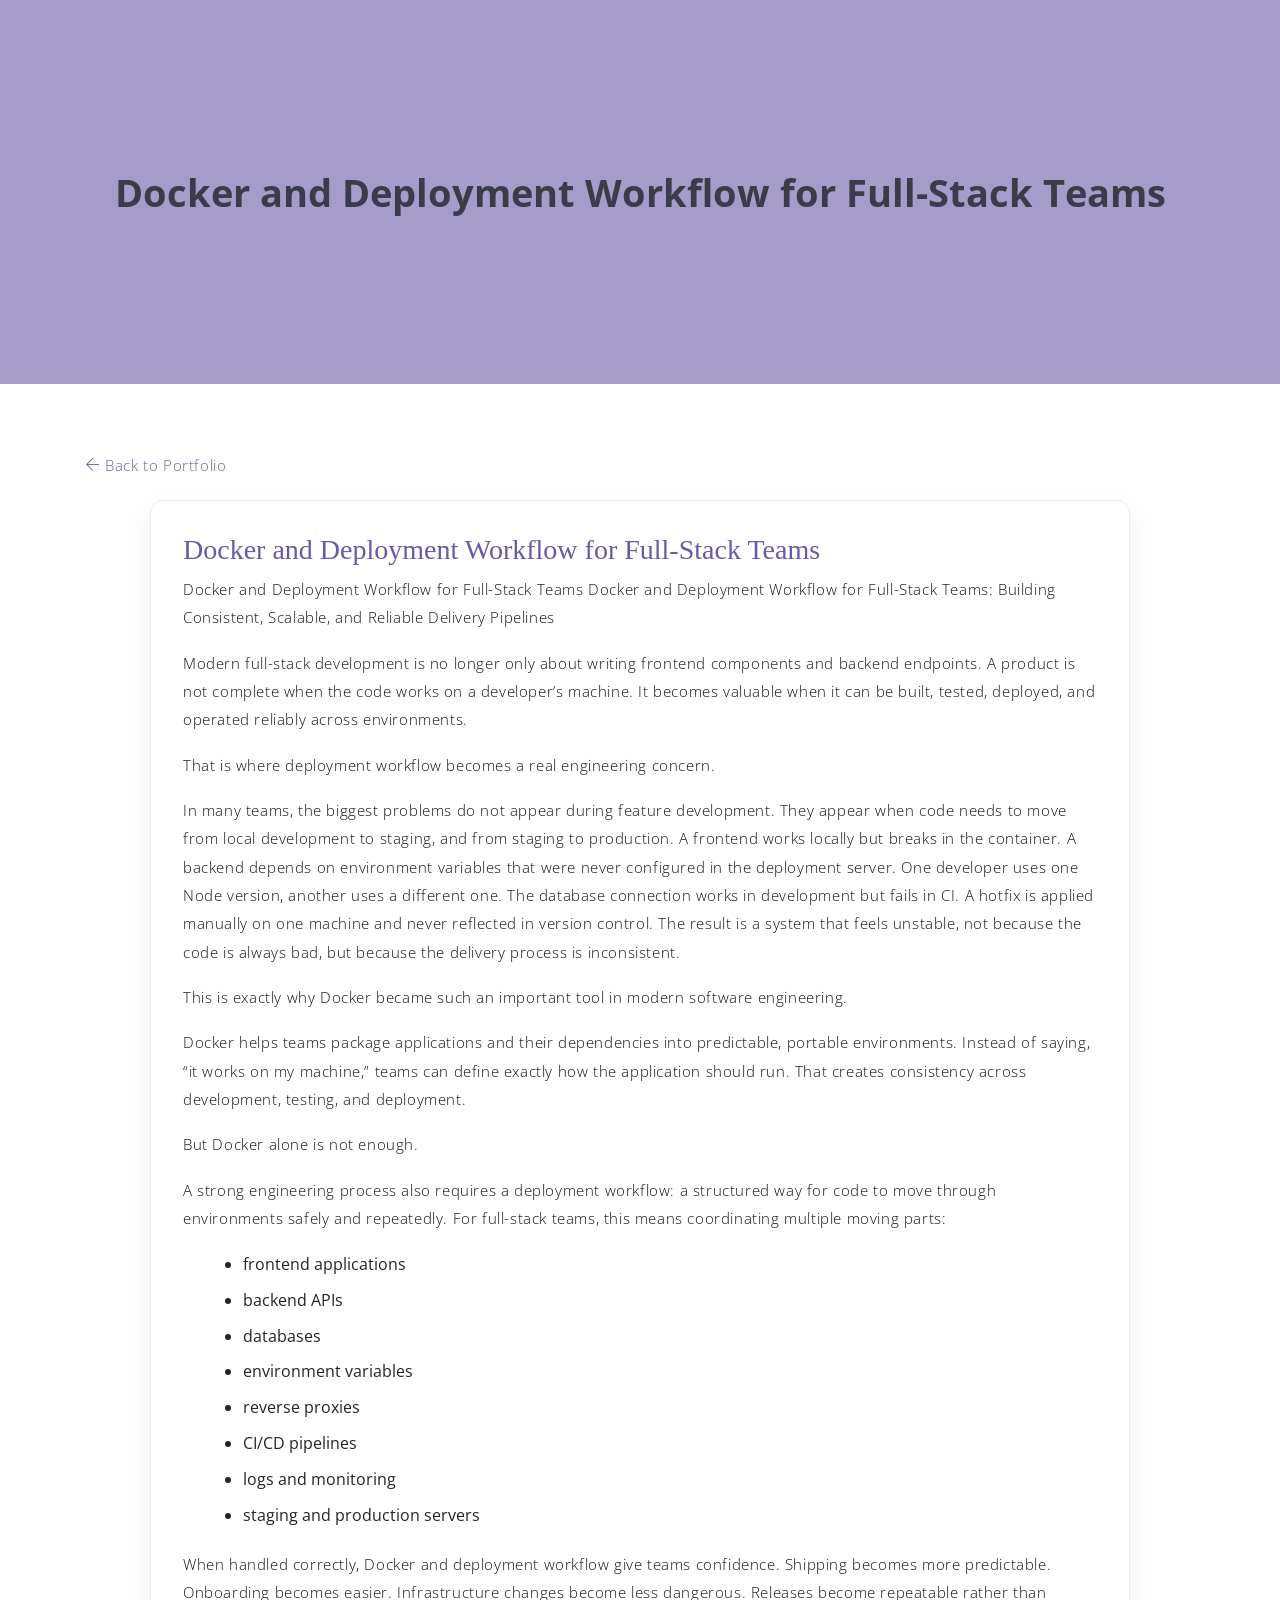
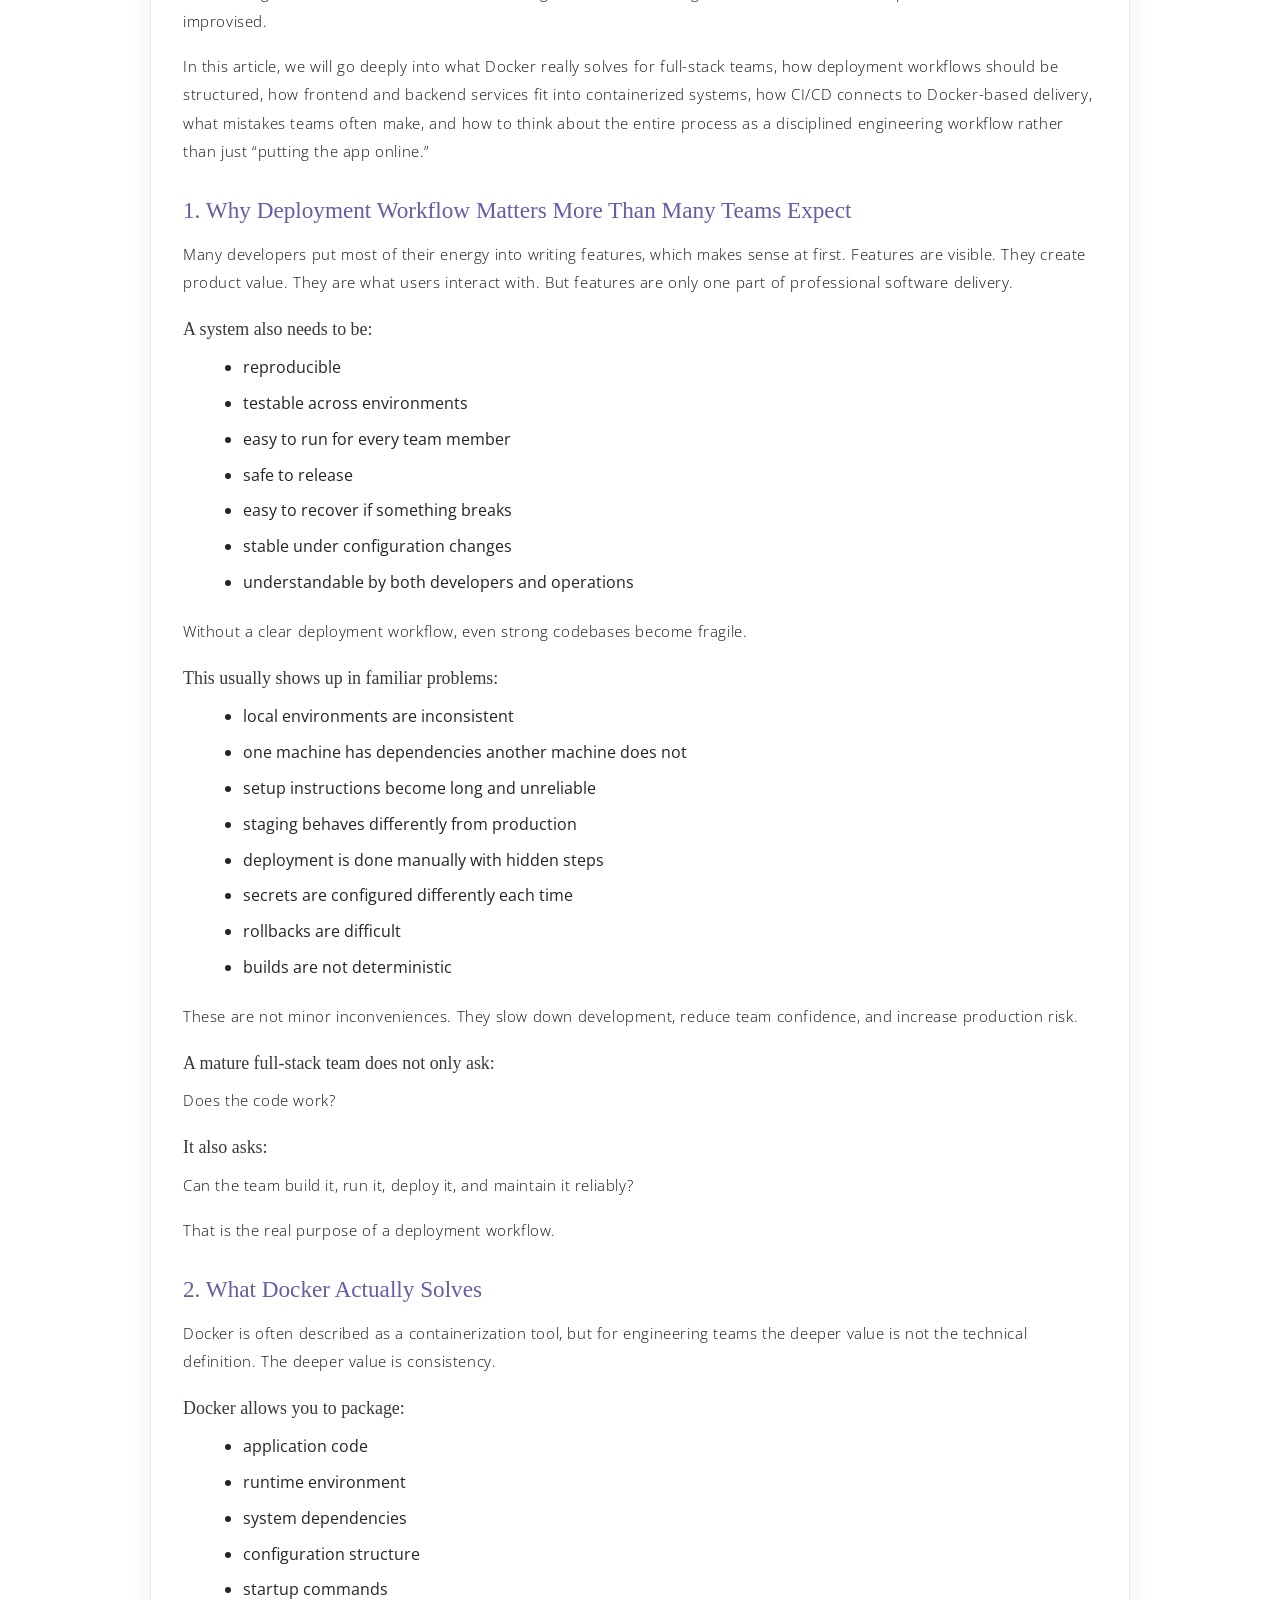
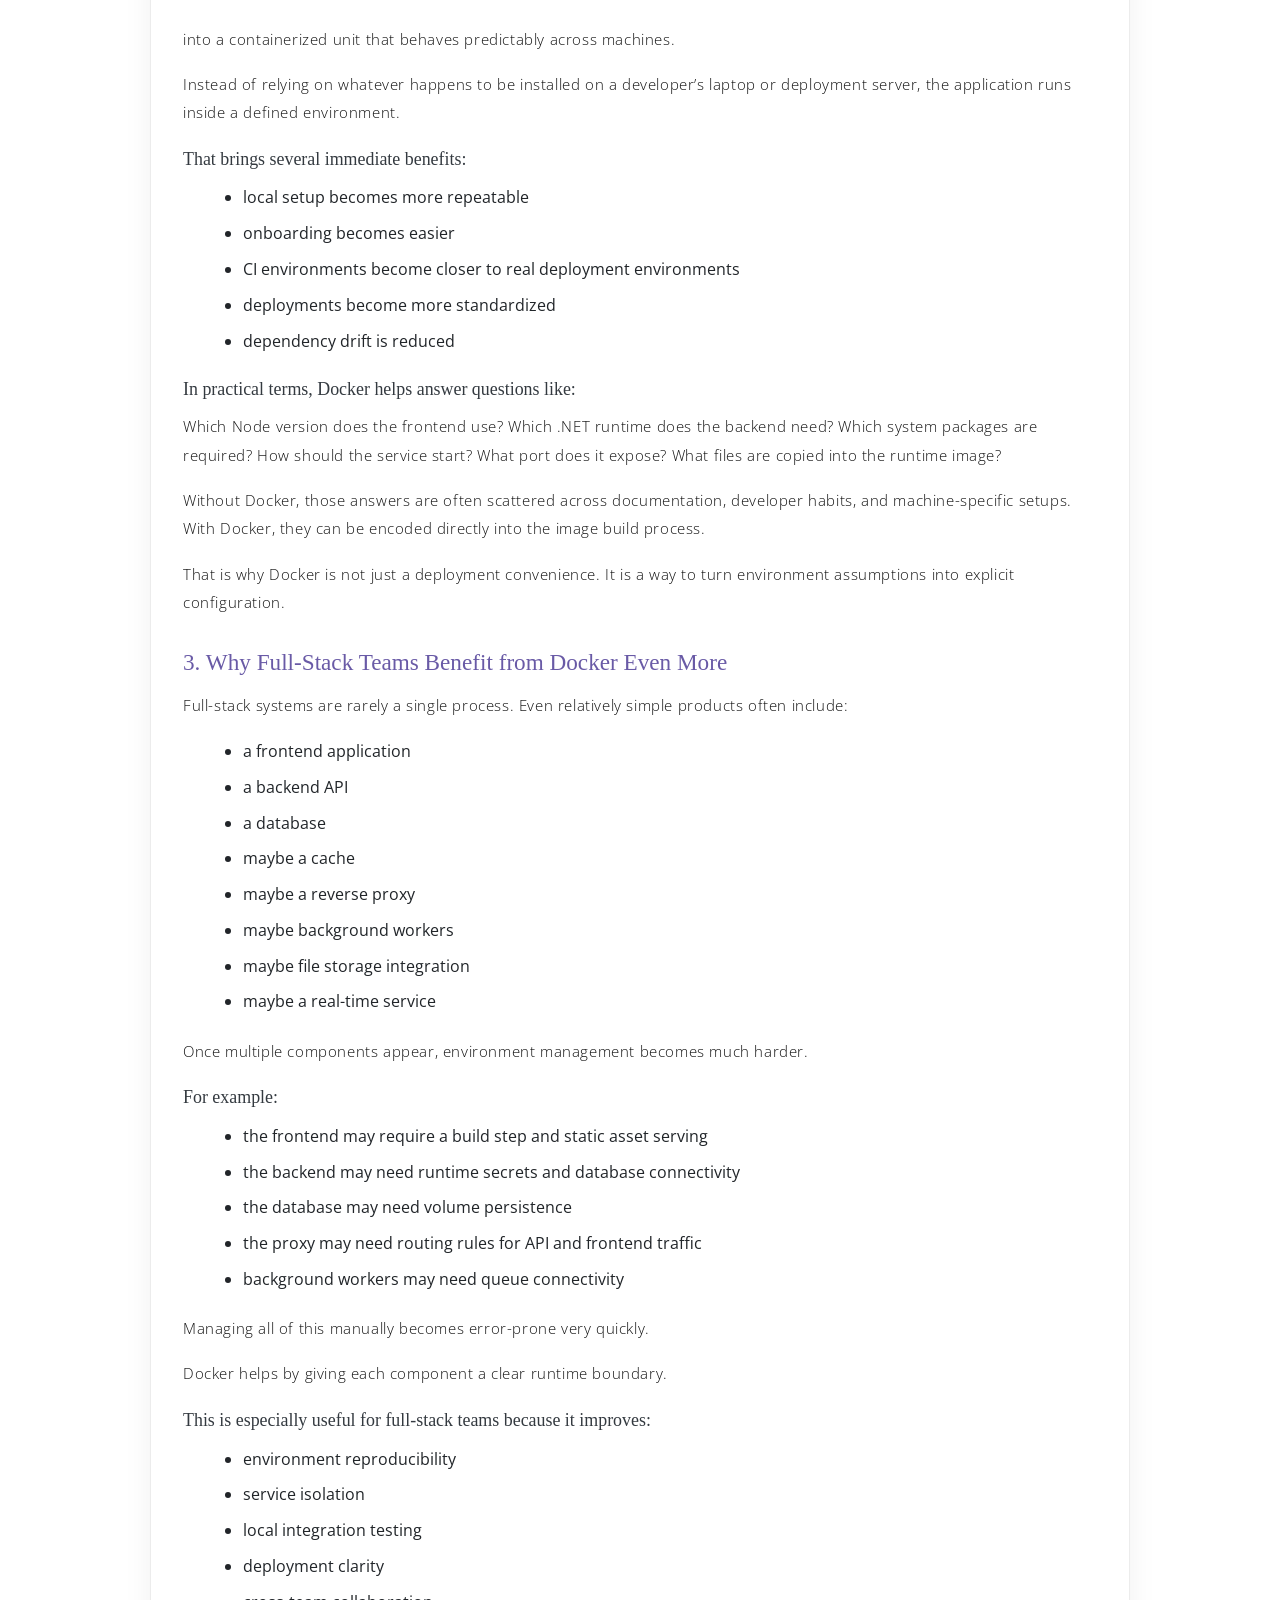
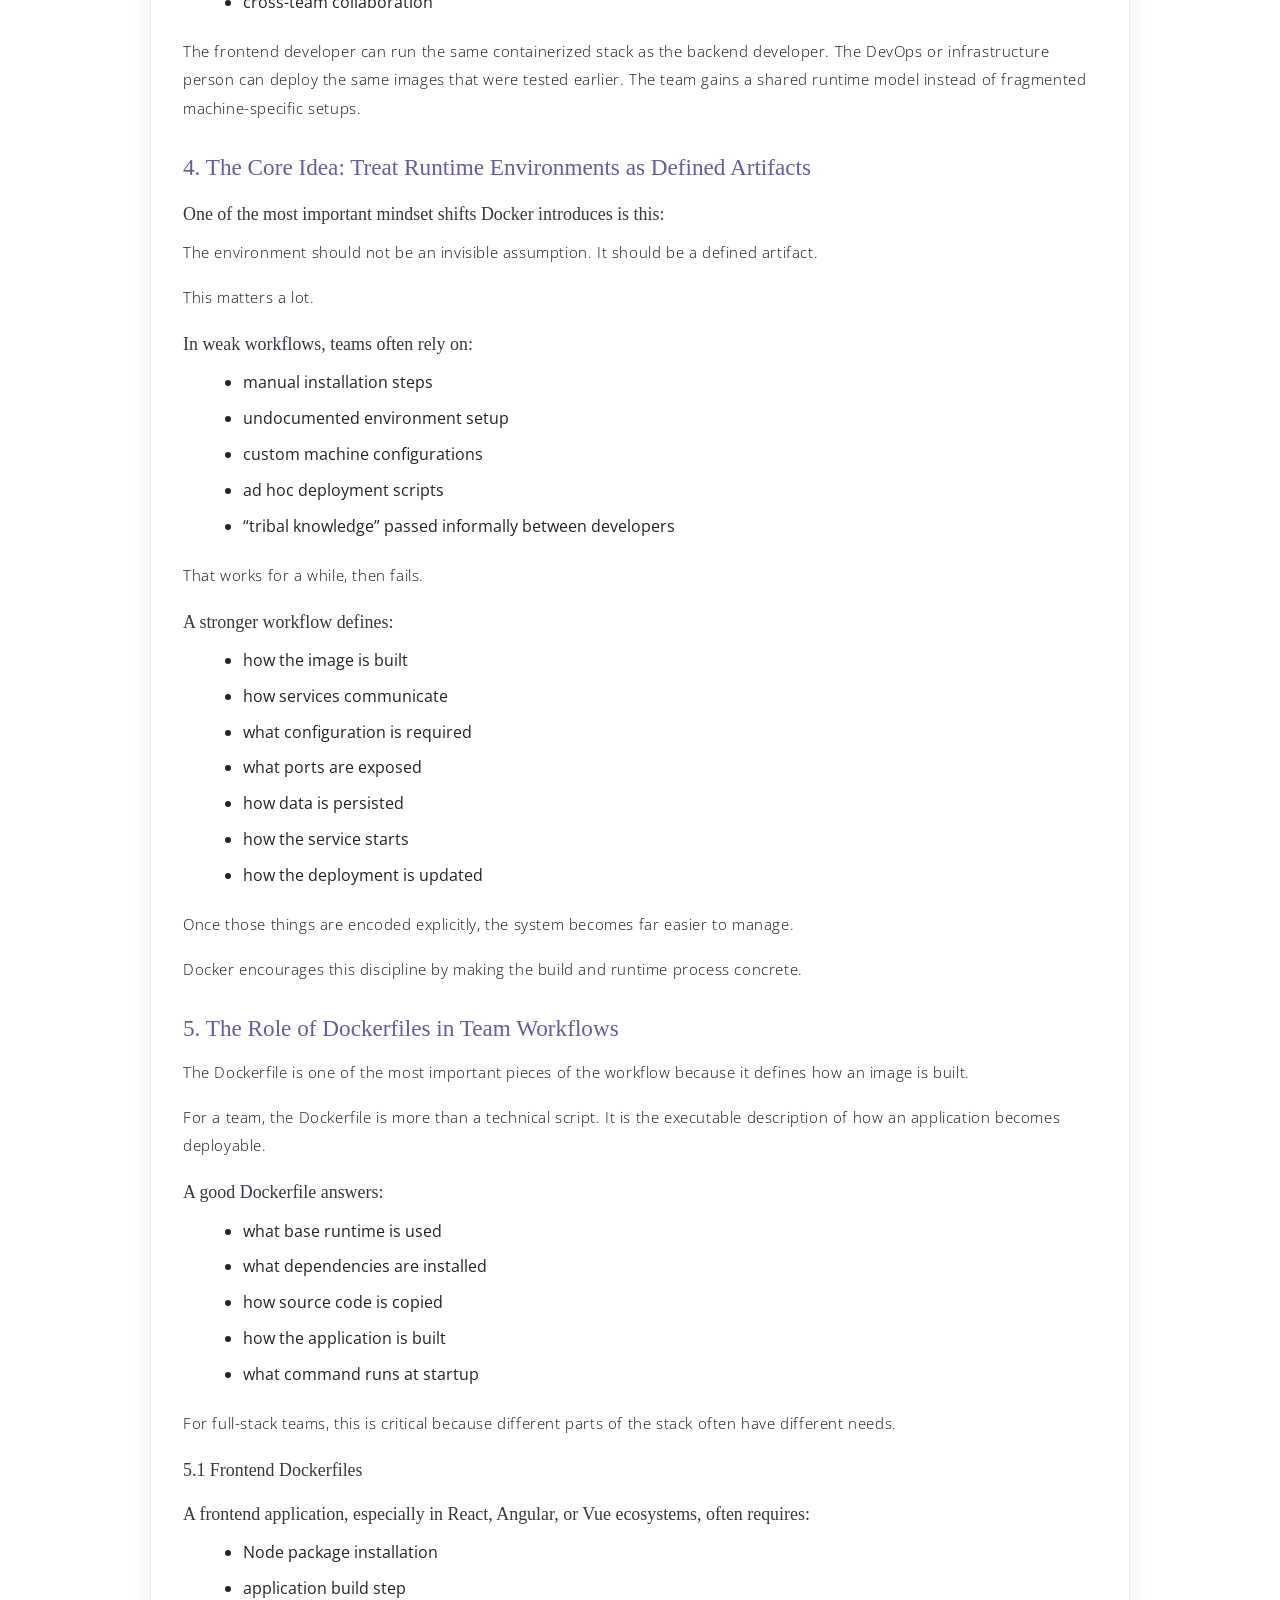
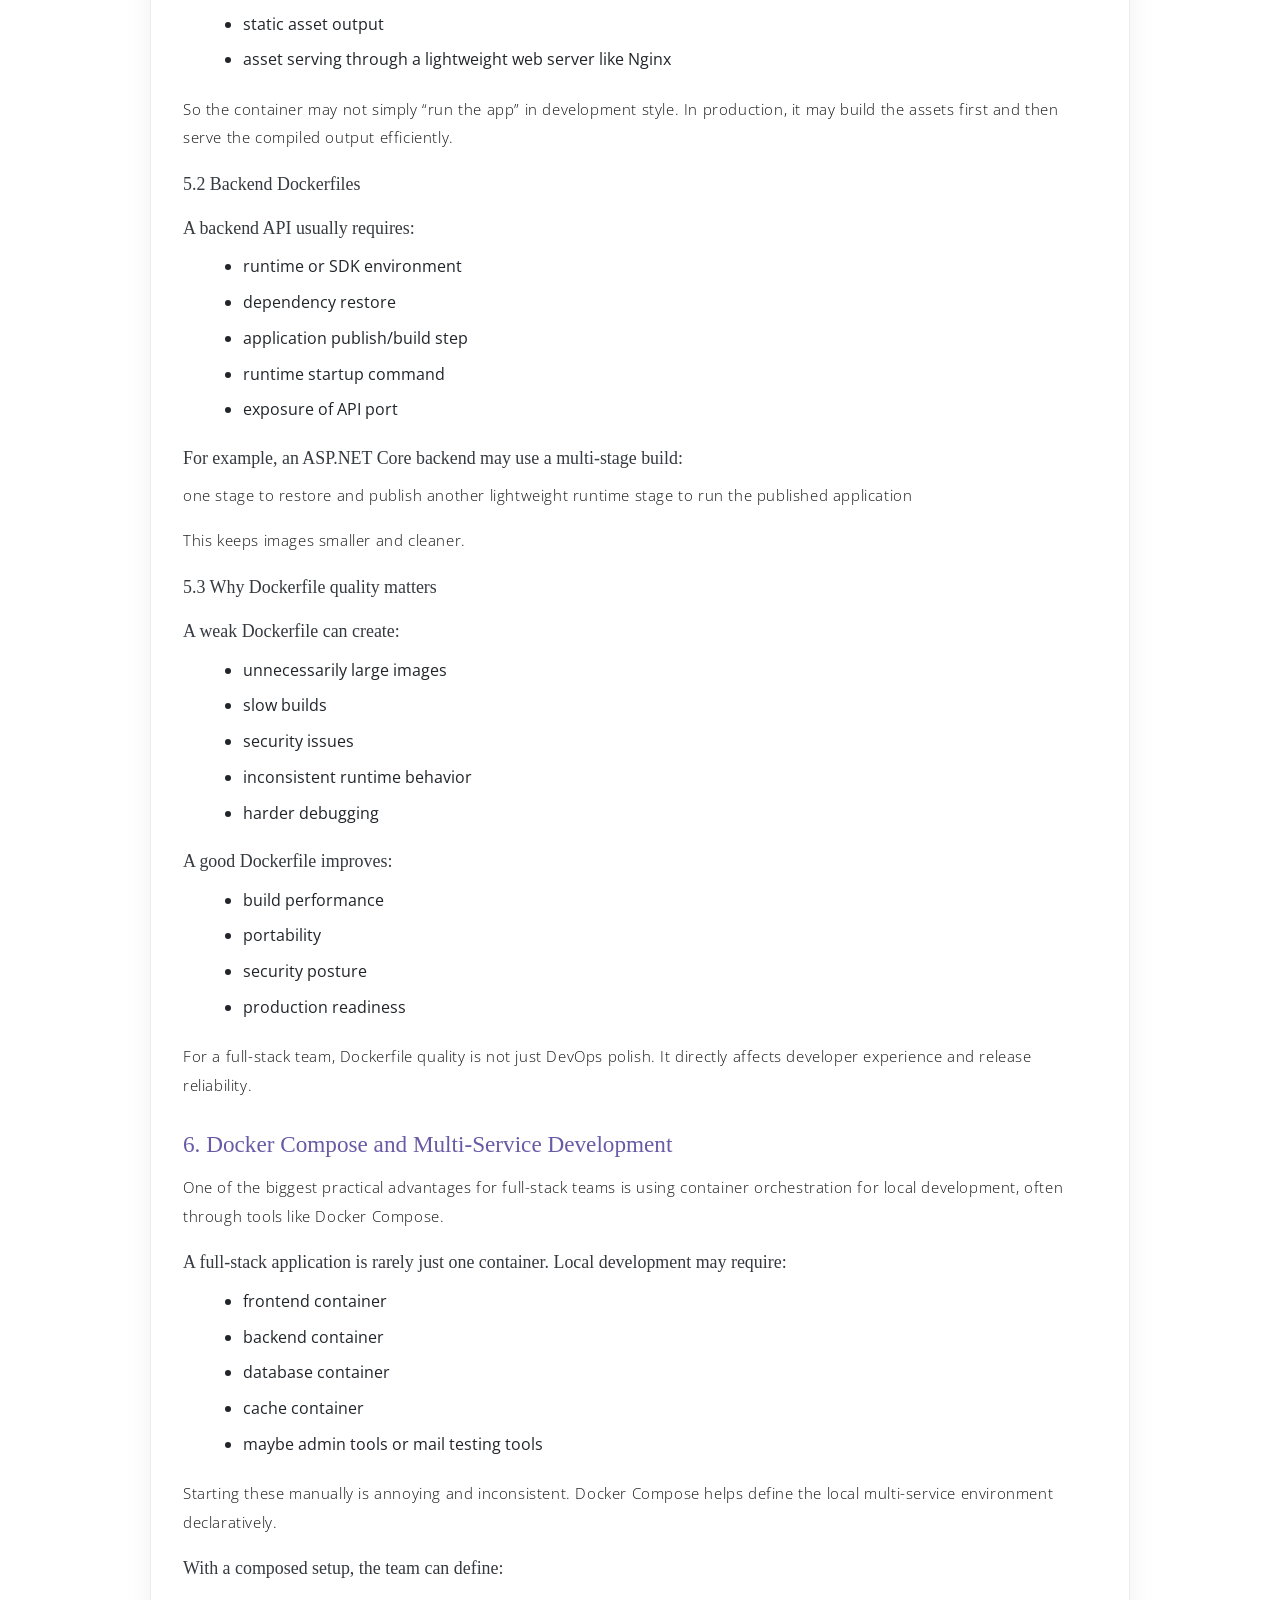
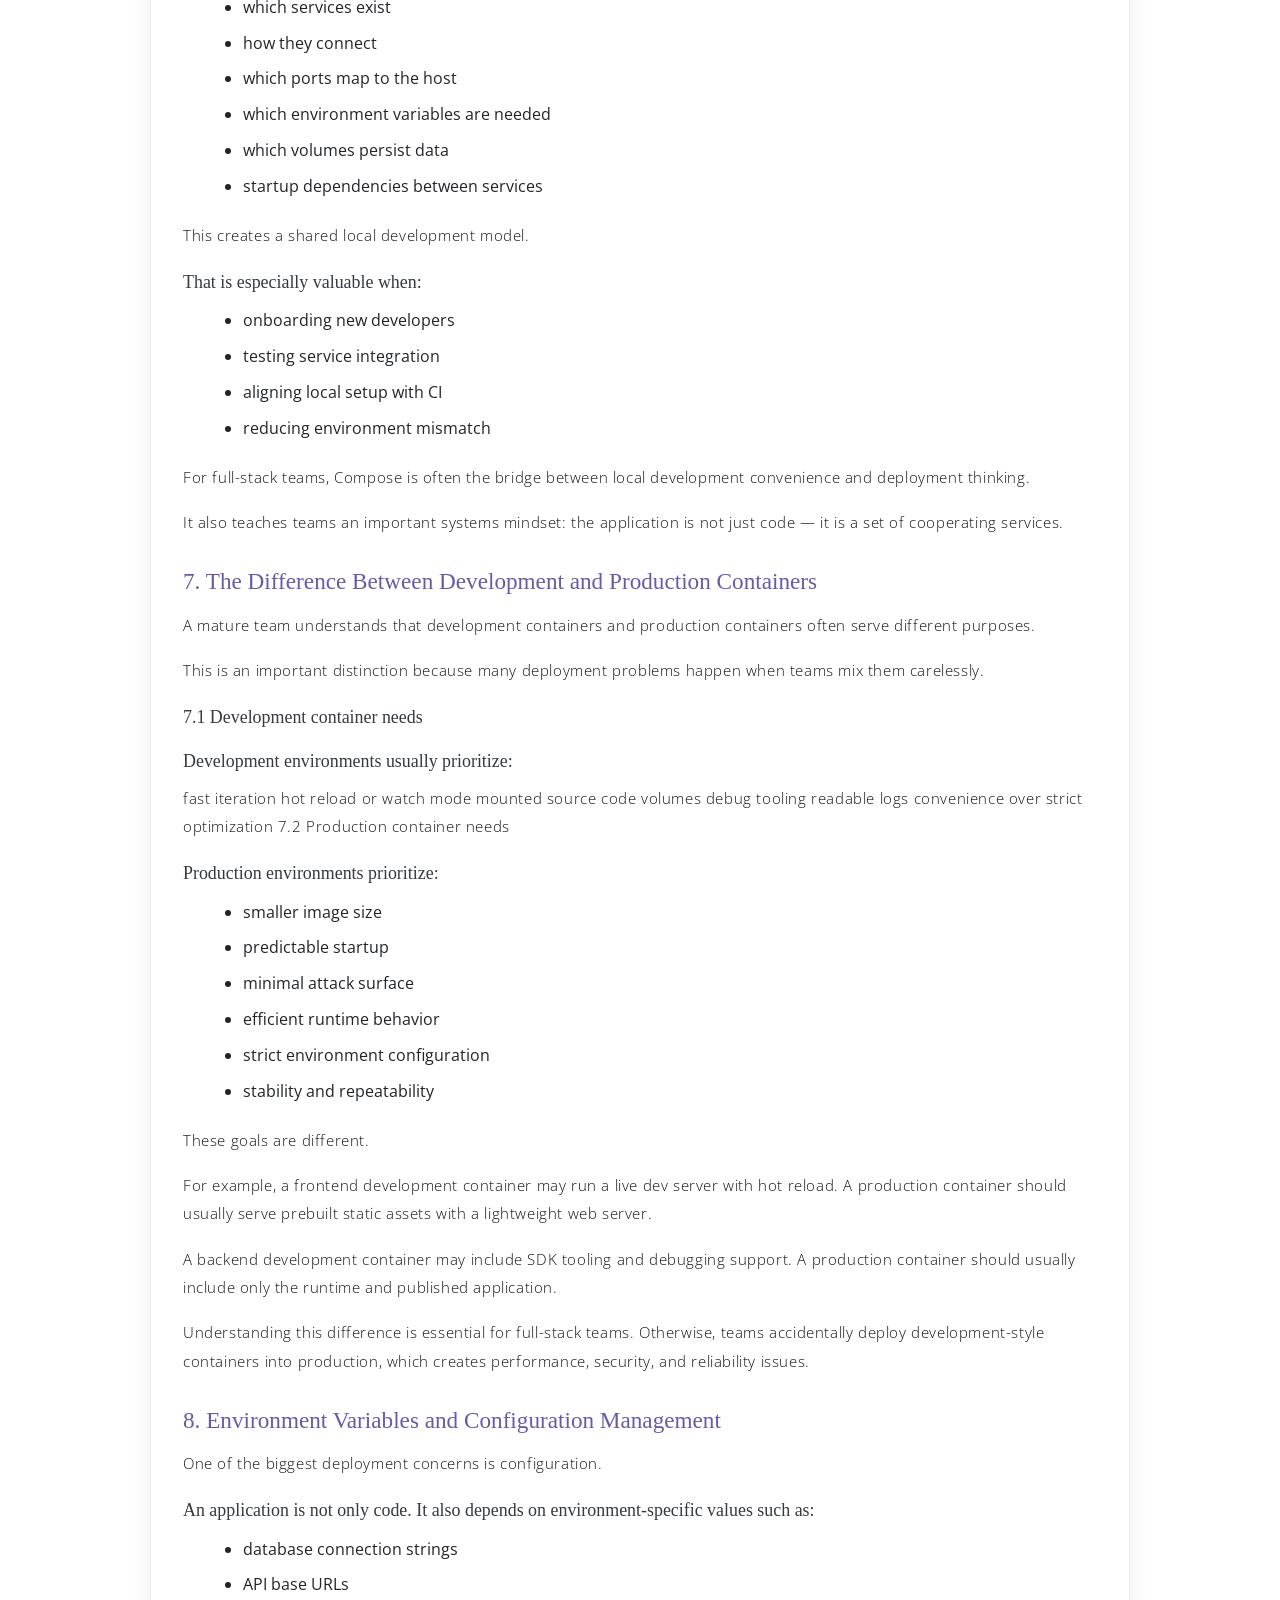
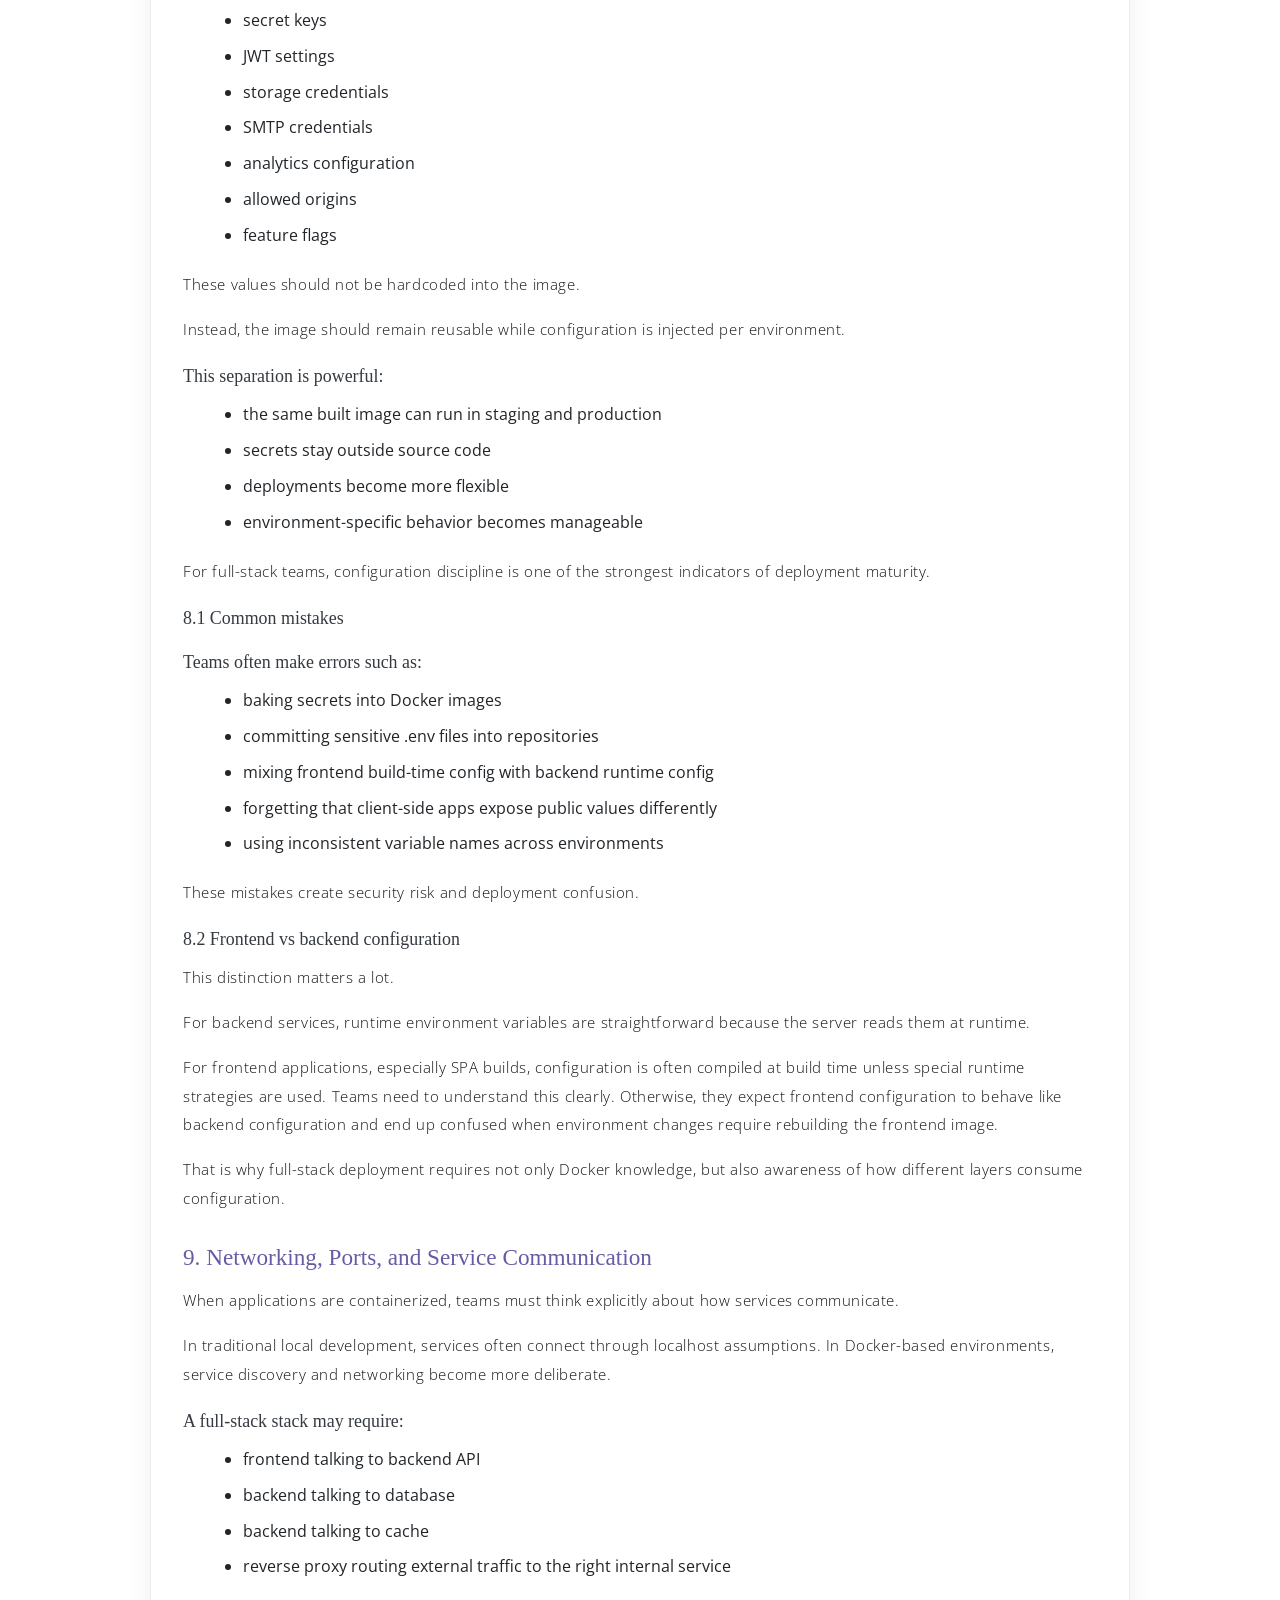
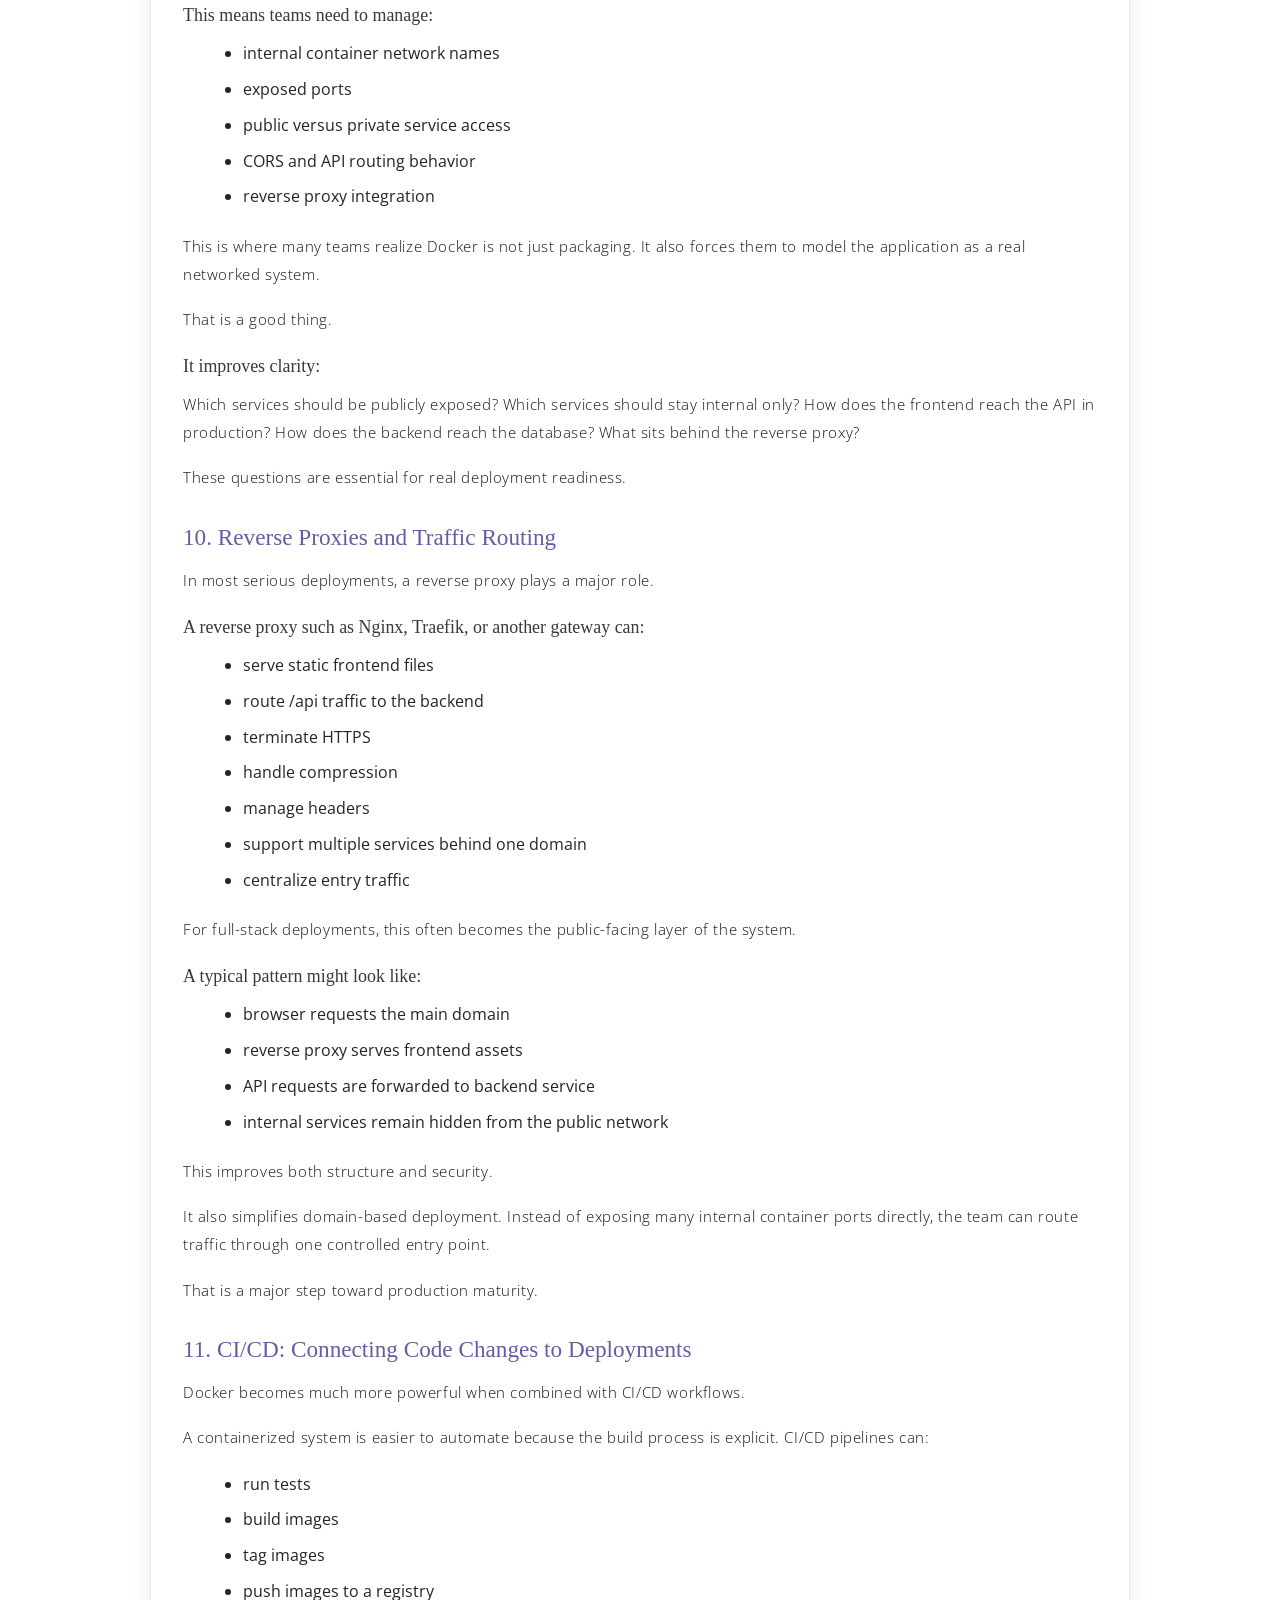
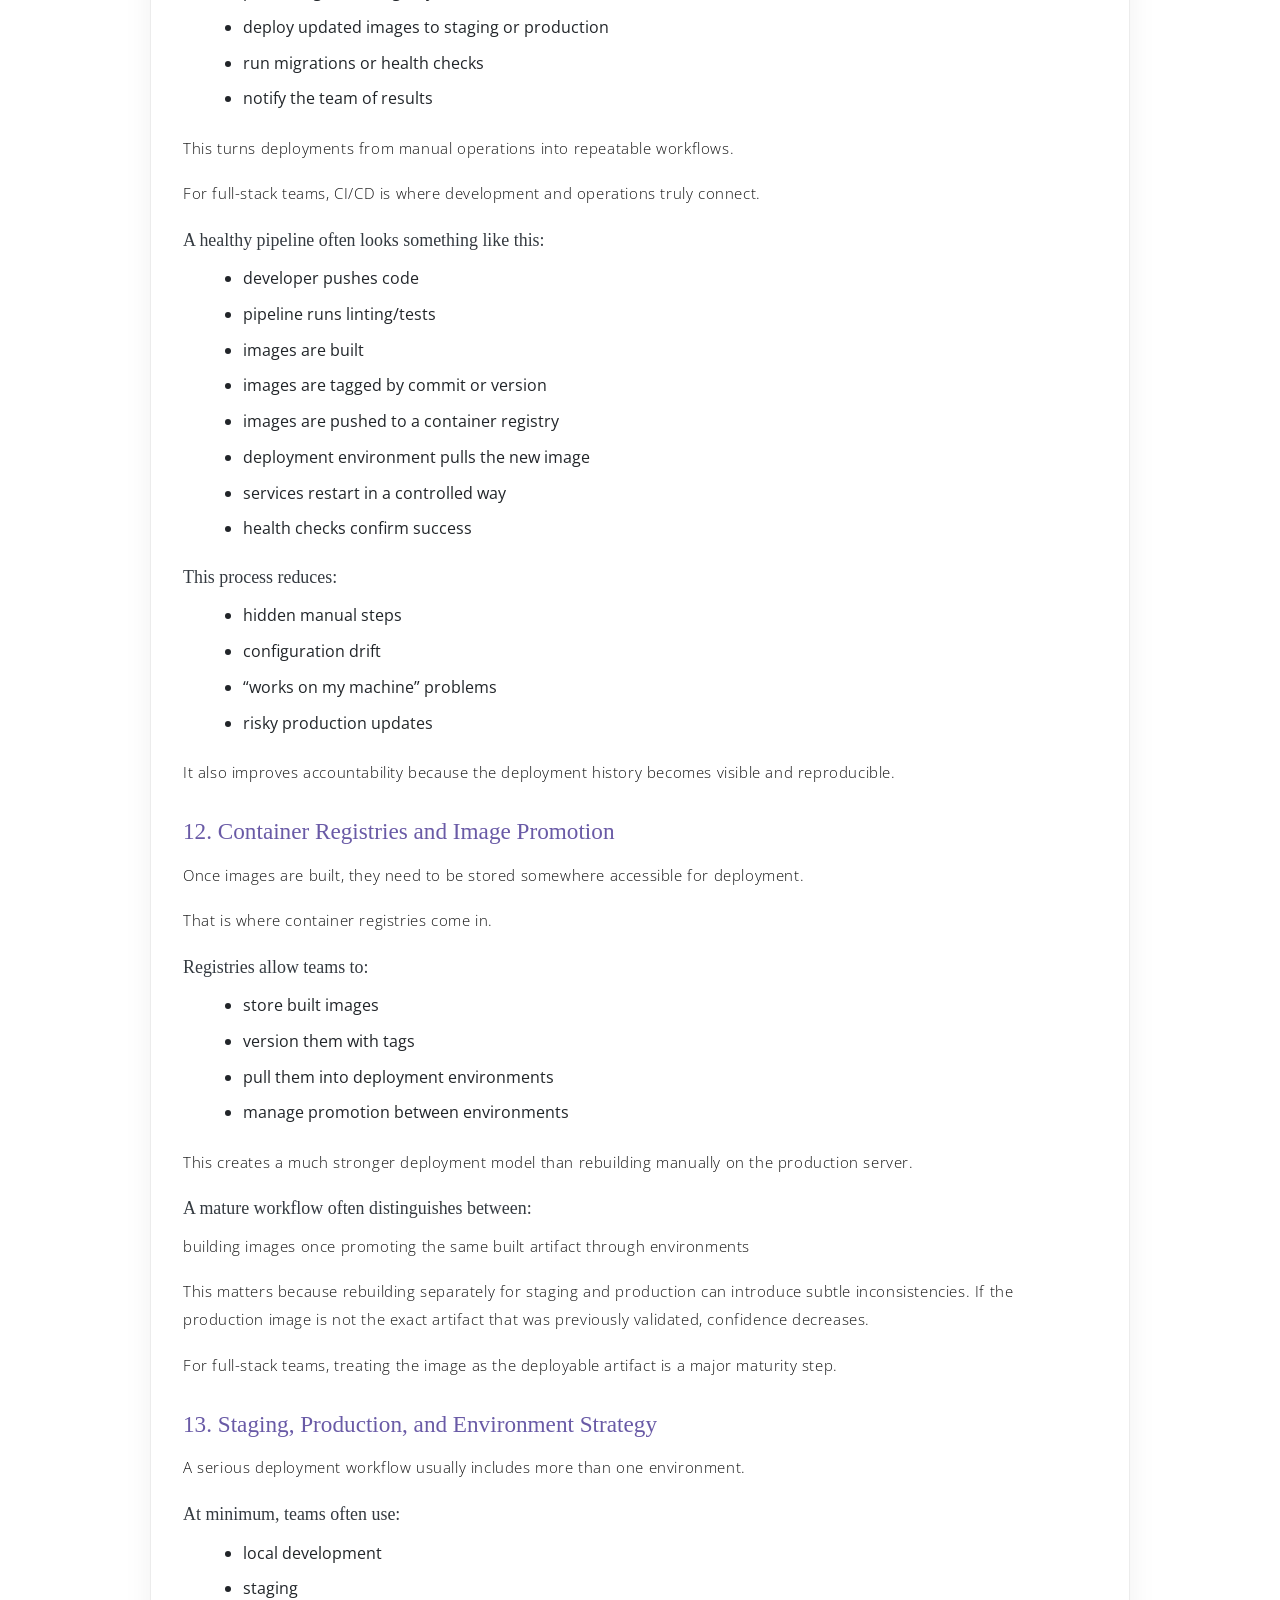
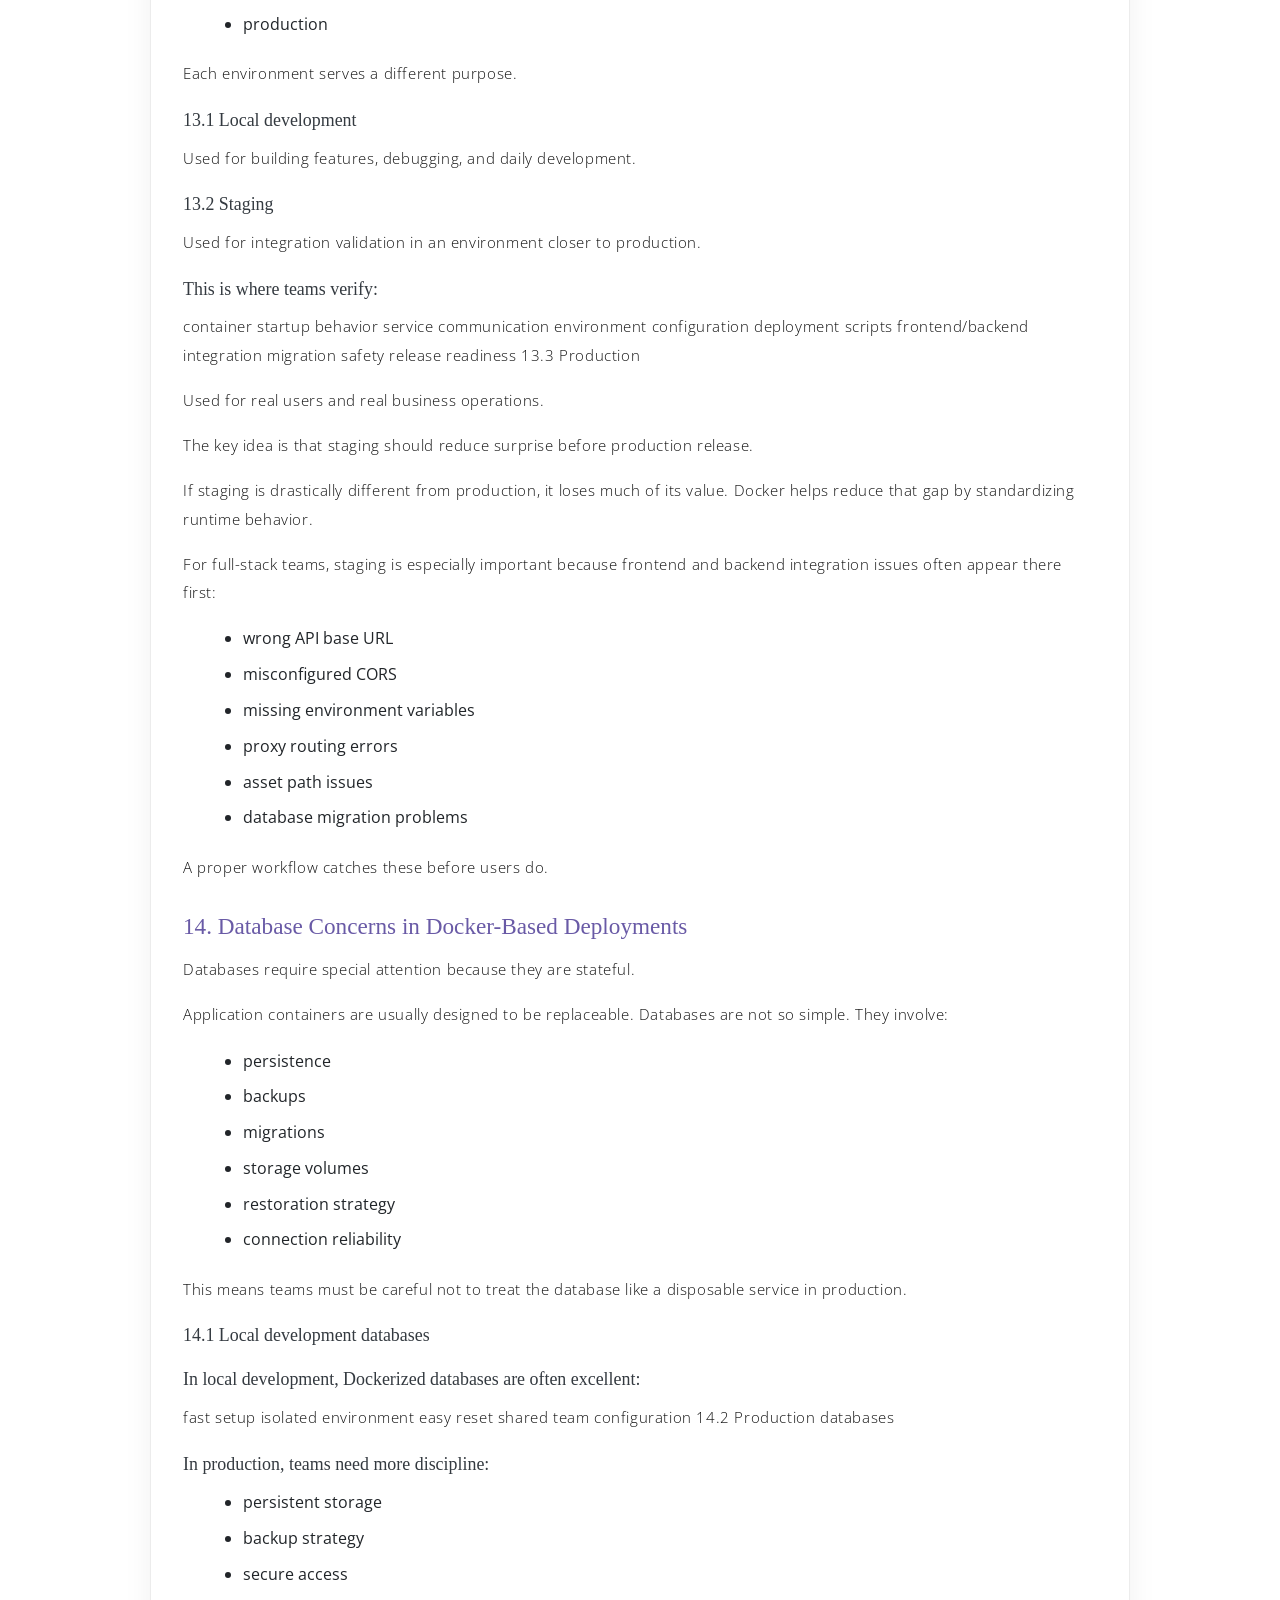
<file: article-docker-deployment-workflow.html>
﻿<!DOCTYPE html>
<html lang="en">

<head>
    <meta charset="utf-8">
    <meta name="viewport" content="width=device-width, initial-scale=1, shrink-to-fit=no">
    <meta name="description" content="Docker and deployment workflow for full-stack teams by Badreddine Sbai.">
    <title>Docker and Deployment Workflow for Full-Stack Teams</title>
    <link rel="stylesheet" href="assets/vendors/themify-icons/css/themify-icons.css">
    <link rel="stylesheet" href="assets/css/meyawo.css">
    <style>
        .article-wrap {
            max-width: 980px;
            margin: 0 auto;
            background: #ffffff;
            border: 1px solid #ececec;
            border-radius: 14px;
            padding: 2rem 2rem 1.5rem;
            box-shadow: 0 10px 30px rgba(0, 0, 0, 0.06);
        }

        .article-meta {
            color: #6c757d;
            font-size: 0.95rem;
            margin-bottom: 1.25rem;
        }

        .article-prose {
            color: #212529;
            line-height: 1.9;
            font-size: 1.02rem;
        }

        .article-prose p {
            margin-bottom: 1.05rem;
        }

        .article-prose h3 {
            margin: 2rem 0 0.9rem;
            font-size: 1.45rem;
            color: #695aa6;
        }

        .article-prose h4 {
            margin: 1.4rem 0 0.75rem;
            font-size: 1.12rem;
            color: #343a40;
        }

        .article-prose ul {
            margin: 0.2rem 0 1.2rem 1.25rem;
        }

        .article-prose li {
            margin-bottom: 0.3rem;
        }

        @media (max-width: 768px) {
            .article-wrap {
                padding: 1.2rem 1rem;
                border-radius: 10px;
            }

            .article-prose {
                font-size: 0.98rem;
                line-height: 1.75;
            }
        }
    </style>
</head>

<body>
    <header class="header header-mini">
        <div class="header-title text-center">Docker and Deployment Workflow for Full-Stack Teams</div>
    </header>

    <section class="section">
        <div class="container">
            <p class="mb-4"><a href="index.html"><i class="ti-arrow-left"></i> Back to Portfolio</a></p>
            <div class="article-wrap">
                <h3 class="mb-2">Docker and Deployment Workflow for Full-Stack Teams</h3>
                <article class="article-prose">
                    <p>Docker and Deployment Workflow for Full-Stack Teams Docker and Deployment Workflow for Full-Stack Teams: Building Consistent, Scalable, and Reliable Delivery Pipelines</p>
                    <p>Modern full-stack development is no longer only about writing frontend components and backend endpoints. A product is not complete when the code works on a developer’s machine. It becomes valuable when it can be built, tested, deployed, and operated reliably across environments.</p>
                    <p>That is where deployment workflow becomes a real engineering concern.</p>
                    <p>In many teams, the biggest problems do not appear during feature development. They appear when code needs to move from local development to staging, and from staging to production. A frontend works locally but breaks in the container. A backend depends on environment variables that were never configured in the deployment server. One developer uses one Node version, another uses a different one. The database connection works in development but fails in CI. A hotfix is applied manually on one machine and never reflected in version control. The result is a system that feels unstable, not because the code is always bad, but because the delivery process is inconsistent.</p>
                    <p>This is exactly why Docker became such an important tool in modern software engineering.</p>
                    <p>Docker helps teams package applications and their dependencies into predictable, portable environments. Instead of saying, “it works on my machine,” teams can define exactly how the application should run. That creates consistency across development, testing, and deployment.</p>
                    <p>But Docker alone is not enough.</p>
                    <p>A strong engineering process also requires a deployment workflow: a structured way for code to move through environments safely and repeatedly. For full-stack teams, this means coordinating multiple moving parts:</p>
                    <ul><li>frontend applications</li><li>backend APIs</li><li>databases</li><li>environment variables</li><li>reverse proxies</li><li>CI/CD pipelines</li><li>logs and monitoring</li><li>staging and production servers</li></ul>
                    <p>When handled correctly, Docker and deployment workflow give teams confidence. Shipping becomes more predictable. Onboarding becomes easier. Infrastructure changes become less dangerous. Releases become repeatable rather than improvised.</p>
                    <p>In this article, we will go deeply into what Docker really solves for full-stack teams, how deployment workflows should be structured, how frontend and backend services fit into containerized systems, how CI/CD connects to Docker-based delivery, what mistakes teams often make, and how to think about the entire process as a disciplined engineering workflow rather than just “putting the app online.”</p>
                    <h3>1. Why Deployment Workflow Matters More Than Many Teams Expect</h3>
                    <p>Many developers put most of their energy into writing features, which makes sense at first. Features are visible. They create product value. They are what users interact with. But features are only one part of professional software delivery.</p>
                    <h4>A system also needs to be:</h4>
                    <ul><li>reproducible</li><li>testable across environments</li><li>easy to run for every team member</li><li>safe to release</li><li>easy to recover if something breaks</li><li>stable under configuration changes</li><li>understandable by both developers and operations</li></ul>
                    <p>Without a clear deployment workflow, even strong codebases become fragile.</p>
                    <h4>This usually shows up in familiar problems:</h4>
                    <ul><li>local environments are inconsistent</li><li>one machine has dependencies another machine does not</li><li>setup instructions become long and unreliable</li><li>staging behaves differently from production</li><li>deployment is done manually with hidden steps</li><li>secrets are configured differently each time</li><li>rollbacks are difficult</li><li>builds are not deterministic</li></ul>
                    <p>These are not minor inconveniences. They slow down development, reduce team confidence, and increase production risk.</p>
                    <h4>A mature full-stack team does not only ask:</h4>
                    <p>Does the code work?</p>
                    <h4>It also asks:</h4>
                    <p>Can the team build it, run it, deploy it, and maintain it reliably?</p>
                    <p>That is the real purpose of a deployment workflow.</p>
                    <h3>2. What Docker Actually Solves</h3>
                    <p>Docker is often described as a containerization tool, but for engineering teams the deeper value is not the technical definition. The deeper value is consistency.</p>
                    <h4>Docker allows you to package:</h4>
                    <ul><li>application code</li><li>runtime environment</li><li>system dependencies</li><li>configuration structure</li><li>startup commands</li></ul>
                    <p>into a containerized unit that behaves predictably across machines.</p>
                    <p>Instead of relying on whatever happens to be installed on a developer’s laptop or deployment server, the application runs inside a defined environment.</p>
                    <h4>That brings several immediate benefits:</h4>
                    <ul><li>local setup becomes more repeatable</li><li>onboarding becomes easier</li><li>CI environments become closer to real deployment environments</li><li>deployments become more standardized</li><li>dependency drift is reduced</li></ul>
                    <h4>In practical terms, Docker helps answer questions like:</h4>
                    <p>Which Node version does the frontend use? Which .NET runtime does the backend need? Which system packages are required? How should the service start? What port does it expose? What files are copied into the runtime image?</p>
                    <p>Without Docker, those answers are often scattered across documentation, developer habits, and machine-specific setups. With Docker, they can be encoded directly into the image build process.</p>
                    <p>That is why Docker is not just a deployment convenience. It is a way to turn environment assumptions into explicit configuration.</p>
                    <h3>3. Why Full-Stack Teams Benefit from Docker Even More</h3>
                    <p>Full-stack systems are rarely a single process. Even relatively simple products often include:</p>
                    <ul><li>a frontend application</li><li>a backend API</li><li>a database</li><li>maybe a cache</li><li>maybe a reverse proxy</li><li>maybe background workers</li><li>maybe file storage integration</li><li>maybe a real-time service</li></ul>
                    <p>Once multiple components appear, environment management becomes much harder.</p>
                    <h4>For example:</h4>
                    <ul><li>the frontend may require a build step and static asset serving</li><li>the backend may need runtime secrets and database connectivity</li><li>the database may need volume persistence</li><li>the proxy may need routing rules for API and frontend traffic</li><li>background workers may need queue connectivity</li></ul>
                    <p>Managing all of this manually becomes error-prone very quickly.</p>
                    <p>Docker helps by giving each component a clear runtime boundary.</p>
                    <h4>This is especially useful for full-stack teams because it improves:</h4>
                    <ul><li>environment reproducibility</li><li>service isolation</li><li>local integration testing</li><li>deployment clarity</li><li>cross-team collaboration</li></ul>
                    <p>The frontend developer can run the same containerized stack as the backend developer. The DevOps or infrastructure person can deploy the same images that were tested earlier. The team gains a shared runtime model instead of fragmented machine-specific setups.</p>
                    <h3>4. The Core Idea: Treat Runtime Environments as Defined Artifacts</h3>
                    <h4>One of the most important mindset shifts Docker introduces is this:</h4>
                    <p>The environment should not be an invisible assumption. It should be a defined artifact.</p>
                    <p>This matters a lot.</p>
                    <h4>In weak workflows, teams often rely on:</h4>
                    <ul><li>manual installation steps</li><li>undocumented environment setup</li><li>custom machine configurations</li><li>ad hoc deployment scripts</li><li>“tribal knowledge” passed informally between developers</li></ul>
                    <p>That works for a while, then fails.</p>
                    <h4>A stronger workflow defines:</h4>
                    <ul><li>how the image is built</li><li>how services communicate</li><li>what configuration is required</li><li>what ports are exposed</li><li>how data is persisted</li><li>how the service starts</li><li>how the deployment is updated</li></ul>
                    <p>Once those things are encoded explicitly, the system becomes far easier to manage.</p>
                    <p>Docker encourages this discipline by making the build and runtime process concrete.</p>
                    <h3>5. The Role of Dockerfiles in Team Workflows</h3>
                    <p>The Dockerfile is one of the most important pieces of the workflow because it defines how an image is built.</p>
                    <p>For a team, the Dockerfile is more than a technical script. It is the executable description of how an application becomes deployable.</p>
                    <h4>A good Dockerfile answers:</h4>
                    <ul><li>what base runtime is used</li><li>what dependencies are installed</li><li>how source code is copied</li><li>how the application is built</li><li>what command runs at startup</li></ul>
                    <p>For full-stack teams, this is critical because different parts of the stack often have different needs.</p>
                    <h4>5.1 Frontend Dockerfiles</h4>
                    <h4>A frontend application, especially in React, Angular, or Vue ecosystems, often requires:</h4>
                    <ul><li>Node package installation</li><li>application build step</li><li>static asset output</li><li>asset serving through a lightweight web server like Nginx</li></ul>
                    <p>So the container may not simply “run the app” in development style. In production, it may build the assets first and then serve the compiled output efficiently.</p>
                    <h4>5.2 Backend Dockerfiles</h4>
                    <h4>A backend API usually requires:</h4>
                    <ul><li>runtime or SDK environment</li><li>dependency restore</li><li>application publish/build step</li><li>runtime startup command</li><li>exposure of API port</li></ul>
                    <h4>For example, an ASP.NET Core backend may use a multi-stage build:</h4>
                    <p>one stage to restore and publish another lightweight runtime stage to run the published application</p>
                    <p>This keeps images smaller and cleaner.</p>
                    <h4>5.3 Why Dockerfile quality matters</h4>
                    <h4>A weak Dockerfile can create:</h4>
                    <ul><li>unnecessarily large images</li><li>slow builds</li><li>security issues</li><li>inconsistent runtime behavior</li><li>harder debugging</li></ul>
                    <h4>A good Dockerfile improves:</h4>
                    <ul><li>build performance</li><li>portability</li><li>security posture</li><li>production readiness</li></ul>
                    <p>For a full-stack team, Dockerfile quality is not just DevOps polish. It directly affects developer experience and release reliability.</p>
                    <h3>6. Docker Compose and Multi-Service Development</h3>
                    <p>One of the biggest practical advantages for full-stack teams is using container orchestration for local development, often through tools like Docker Compose.</p>
                    <h4>A full-stack application is rarely just one container. Local development may require:</h4>
                    <ul><li>frontend container</li><li>backend container</li><li>database container</li><li>cache container</li><li>maybe admin tools or mail testing tools</li></ul>
                    <p>Starting these manually is annoying and inconsistent. Docker Compose helps define the local multi-service environment declaratively.</p>
                    <h4>With a composed setup, the team can define:</h4>
                    <ul><li>which services exist</li><li>how they connect</li><li>which ports map to the host</li><li>which environment variables are needed</li><li>which volumes persist data</li><li>startup dependencies between services</li></ul>
                    <p>This creates a shared local development model.</p>
                    <h4>That is especially valuable when:</h4>
                    <ul><li>onboarding new developers</li><li>testing service integration</li><li>aligning local setup with CI</li><li>reducing environment mismatch</li></ul>
                    <p>For full-stack teams, Compose is often the bridge between local development convenience and deployment thinking.</p>
                    <p>It also teaches teams an important systems mindset: the application is not just code — it is a set of cooperating services.</p>
                    <h3>7. The Difference Between Development and Production Containers</h3>
                    <p>A mature team understands that development containers and production containers often serve different purposes.</p>
                    <p>This is an important distinction because many deployment problems happen when teams mix them carelessly.</p>
                    <h4>7.1 Development container needs</h4>
                    <h4>Development environments usually prioritize:</h4>
                    <p>fast iteration hot reload or watch mode mounted source code volumes debug tooling readable logs convenience over strict optimization 7.2 Production container needs</p>
                    <h4>Production environments prioritize:</h4>
                    <ul><li>smaller image size</li><li>predictable startup</li><li>minimal attack surface</li><li>efficient runtime behavior</li><li>strict environment configuration</li><li>stability and repeatability</li></ul>
                    <p>These goals are different.</p>
                    <p>For example, a frontend development container may run a live dev server with hot reload. A production container should usually serve prebuilt static assets with a lightweight web server.</p>
                    <p>A backend development container may include SDK tooling and debugging support. A production container should usually include only the runtime and published application.</p>
                    <p>Understanding this difference is essential for full-stack teams. Otherwise, teams accidentally deploy development-style containers into production, which creates performance, security, and reliability issues.</p>
                    <h3>8. Environment Variables and Configuration Management</h3>
                    <p>One of the biggest deployment concerns is configuration.</p>
                    <h4>An application is not only code. It also depends on environment-specific values such as:</h4>
                    <ul><li>database connection strings</li><li>API base URLs</li><li>secret keys</li><li>JWT settings</li><li>storage credentials</li><li>SMTP credentials</li><li>analytics configuration</li><li>allowed origins</li><li>feature flags</li></ul>
                    <p>These values should not be hardcoded into the image.</p>
                    <p>Instead, the image should remain reusable while configuration is injected per environment.</p>
                    <h4>This separation is powerful:</h4>
                    <ul><li>the same built image can run in staging and production</li><li>secrets stay outside source code</li><li>deployments become more flexible</li><li>environment-specific behavior becomes manageable</li></ul>
                    <p>For full-stack teams, configuration discipline is one of the strongest indicators of deployment maturity.</p>
                    <h4>8.1 Common mistakes</h4>
                    <h4>Teams often make errors such as:</h4>
                    <ul><li>baking secrets into Docker images</li><li>committing sensitive .env files into repositories</li><li>mixing frontend build-time config with backend runtime config</li><li>forgetting that client-side apps expose public values differently</li><li>using inconsistent variable names across environments</li></ul>
                    <p>These mistakes create security risk and deployment confusion.</p>
                    <h4>8.2 Frontend vs backend configuration</h4>
                    <p>This distinction matters a lot.</p>
                    <p>For backend services, runtime environment variables are straightforward because the server reads them at runtime.</p>
                    <p>For frontend applications, especially SPA builds, configuration is often compiled at build time unless special runtime strategies are used. Teams need to understand this clearly. Otherwise, they expect frontend configuration to behave like backend configuration and end up confused when environment changes require rebuilding the frontend image.</p>
                    <p>That is why full-stack deployment requires not only Docker knowledge, but also awareness of how different layers consume configuration.</p>
                    <h3>9. Networking, Ports, and Service Communication</h3>
                    <p>When applications are containerized, teams must think explicitly about how services communicate.</p>
                    <p>In traditional local development, services often connect through localhost assumptions. In Docker-based environments, service discovery and networking become more deliberate.</p>
                    <h4>A full-stack stack may require:</h4>
                    <ul><li>frontend talking to backend API</li><li>backend talking to database</li><li>backend talking to cache</li><li>reverse proxy routing external traffic to the right internal service</li></ul>
                    <h4>This means teams need to manage:</h4>
                    <ul><li>internal container network names</li><li>exposed ports</li><li>public versus private service access</li><li>CORS and API routing behavior</li><li>reverse proxy integration</li></ul>
                    <p>This is where many teams realize Docker is not just packaging. It also forces them to model the application as a real networked system.</p>
                    <p>That is a good thing.</p>
                    <h4>It improves clarity:</h4>
                    <p>Which services should be publicly exposed? Which services should stay internal only? How does the frontend reach the API in production? How does the backend reach the database? What sits behind the reverse proxy?</p>
                    <p>These questions are essential for real deployment readiness.</p>
                    <h3>10. Reverse Proxies and Traffic Routing</h3>
                    <p>In most serious deployments, a reverse proxy plays a major role.</p>
                    <h4>A reverse proxy such as Nginx, Traefik, or another gateway can:</h4>
                    <ul><li>serve static frontend files</li><li>route /api traffic to the backend</li><li>terminate HTTPS</li><li>handle compression</li><li>manage headers</li><li>support multiple services behind one domain</li><li>centralize entry traffic</li></ul>
                    <p>For full-stack deployments, this often becomes the public-facing layer of the system.</p>
                    <h4>A typical pattern might look like:</h4>
                    <ul><li>browser requests the main domain</li><li>reverse proxy serves frontend assets</li><li>API requests are forwarded to backend service</li><li>internal services remain hidden from the public network</li></ul>
                    <p>This improves both structure and security.</p>
                    <p>It also simplifies domain-based deployment. Instead of exposing many internal container ports directly, the team can route traffic through one controlled entry point.</p>
                    <p>That is a major step toward production maturity.</p>
                    <h3>11. CI/CD: Connecting Code Changes to Deployments</h3>
                    <p>Docker becomes much more powerful when combined with CI/CD workflows.</p>
                    <p>A containerized system is easier to automate because the build process is explicit. CI/CD pipelines can:</p>
                    <ul><li>run tests</li><li>build images</li><li>tag images</li><li>push images to a registry</li><li>deploy updated images to staging or production</li><li>run migrations or health checks</li><li>notify the team of results</li></ul>
                    <p>This turns deployments from manual operations into repeatable workflows.</p>
                    <p>For full-stack teams, CI/CD is where development and operations truly connect.</p>
                    <h4>A healthy pipeline often looks something like this:</h4>
                    <ul><li>developer pushes code</li><li>pipeline runs linting/tests</li><li>images are built</li><li>images are tagged by commit or version</li><li>images are pushed to a container registry</li><li>deployment environment pulls the new image</li><li>services restart in a controlled way</li><li>health checks confirm success</li></ul>
                    <h4>This process reduces:</h4>
                    <ul><li>hidden manual steps</li><li>configuration drift</li><li>“works on my machine” problems</li><li>risky production updates</li></ul>
                    <p>It also improves accountability because the deployment history becomes visible and reproducible.</p>
                    <h3>12. Container Registries and Image Promotion</h3>
                    <p>Once images are built, they need to be stored somewhere accessible for deployment.</p>
                    <p>That is where container registries come in.</p>
                    <h4>Registries allow teams to:</h4>
                    <ul><li>store built images</li><li>version them with tags</li><li>pull them into deployment environments</li><li>manage promotion between environments</li></ul>
                    <p>This creates a much stronger deployment model than rebuilding manually on the production server.</p>
                    <h4>A mature workflow often distinguishes between:</h4>
                    <p>building images once promoting the same built artifact through environments</p>
                    <p>This matters because rebuilding separately for staging and production can introduce subtle inconsistencies. If the production image is not the exact artifact that was previously validated, confidence decreases.</p>
                    <p>For full-stack teams, treating the image as the deployable artifact is a major maturity step.</p>
                    <h3>13. Staging, Production, and Environment Strategy</h3>
                    <p>A serious deployment workflow usually includes more than one environment.</p>
                    <h4>At minimum, teams often use:</h4>
                    <ul><li>local development</li><li>staging</li><li>production</li></ul>
                    <p>Each environment serves a different purpose.</p>
                    <h4>13.1 Local development</h4>
                    <p>Used for building features, debugging, and daily development.</p>
                    <h4>13.2 Staging</h4>
                    <p>Used for integration validation in an environment closer to production.</p>
                    <h4>This is where teams verify:</h4>
                    <p>container startup behavior service communication environment configuration deployment scripts frontend/backend integration migration safety release readiness 13.3 Production</p>
                    <p>Used for real users and real business operations.</p>
                    <p>The key idea is that staging should reduce surprise before production release.</p>
                    <p>If staging is drastically different from production, it loses much of its value. Docker helps reduce that gap by standardizing runtime behavior.</p>
                    <p>For full-stack teams, staging is especially important because frontend and backend integration issues often appear there first:</p>
                    <ul><li>wrong API base URL</li><li>misconfigured CORS</li><li>missing environment variables</li><li>proxy routing errors</li><li>asset path issues</li><li>database migration problems</li></ul>
                    <p>A proper workflow catches these before users do.</p>
                    <h3>14. Database Concerns in Docker-Based Deployments</h3>
                    <p>Databases require special attention because they are stateful.</p>
                    <p>Application containers are usually designed to be replaceable. Databases are not so simple. They involve:</p>
                    <ul><li>persistence</li><li>backups</li><li>migrations</li><li>storage volumes</li><li>restoration strategy</li><li>connection reliability</li></ul>
                    <p>This means teams must be careful not to treat the database like a disposable service in production.</p>
                    <h4>14.1 Local development databases</h4>
                    <h4>In local development, Dockerized databases are often excellent:</h4>
                    <p>fast setup isolated environment easy reset shared team configuration 14.2 Production databases</p>
                    <h4>In production, teams need more discipline:</h4>
                    <ul><li>persistent storage</li><li>backup strategy</li><li>secure access</li><li>migration planning</li><li>monitoring and recovery considerations</li></ul>
                    <p>The deployment workflow must account for schema evolution, not just application image replacement.</p>
                    <p>That is especially important for full-stack teams because backend deployment is often tightly coupled to data model changes. A new backend image may depend on a new schema version. If migrations are unmanaged, deployment risk rises sharply.</p>
                    <h3>15. Health Checks, Readiness, and Observability</h3>
                    <p>A deployment is not truly successful just because a container started.</p>
                    <h4>A container can start and still be unhealthy:</h4>
                    <ul><li>the backend may fail to connect to the database</li><li>the frontend may be serving broken assets</li><li>the API may be up but returning errors</li><li>a dependent service may not be ready yet</li></ul>
                    <p>That is why mature workflows include health checks and observability.</p>
                    <h4>Teams should care about:</h4>
                    <ul><li>startup health</li><li>service readiness</li><li>application logs</li><li>error visibility</li><li>metrics and monitoring</li><li>restart behavior</li></ul>
                    <p>For containerized full-stack systems, health checks help orchestration and deployment logic know whether the service is actually ready.</p>
                    <p>Observability helps the team diagnose what went wrong when something fails.</p>
                    <p>Without this, debugging deployments becomes guesswork.</p>
                    <h3>16. Rollbacks and Safe Releases</h3>
                    <p>A professional deployment workflow is not only about releasing successfully. It is also about recovering safely when things go wrong.</p>
                    <p>That means teams need to think about rollback strategy.</p>
                    <p>Docker helps here because images are versioned artifacts. If a release fails, it is often easier to redeploy a previous image version than to reconstruct the older system manually.</p>
                    <h4>But rollback is not just about containers. It also involves:</h4>
                    <ul><li>database compatibility</li><li>environment configuration changes</li><li>frontend/backend contract changes</li><li>migration reversibility</li><li>cache invalidation considerations</li></ul>
                    <p>This is why release safety is a full workflow concern, not just a container concern.</p>
                    <h4>For full-stack teams, safe releases often depend on:</h4>
                    <ul><li>clear tagging strategy</li><li>tested deployment scripts</li><li>backward-compatible changes when possible</li><li>staged rollout discipline</li><li>migration caution</li></ul>
                    <p>Teams that ignore rollback planning usually feel confident only when things go right. Mature teams remain prepared even when they go wrong.</p>
                    <h3>17. Docker and Team Collaboration</h3>
                    <p>One of Docker’s underrated strengths is how much it improves collaboration.</p>
                    <h4>In a full-stack team, different people may focus on different parts of the system:</h4>
                    <ul><li>frontend engineers</li><li>backend engineers</li><li>DevOps or infrastructure engineers</li><li>QA engineers</li><li>technical leads</li></ul>
                    <p>Without a consistent runtime model, these roles often operate with different assumptions.</p>
                    <h4>Docker reduces that mismatch by creating a shared operational language:</h4>
                    <ul><li>these are the services</li><li>these are the ports</li><li>these are the environment variables</li><li>this is how the stack starts</li><li>this is how it is built</li><li>this is what gets deployed</li></ul>
                    <h4>That improves:</h4>
                    <ul><li>onboarding</li><li>debugging</li><li>local reproduction of issues</li><li>release coordination</li><li>responsibility clarity</li></ul>
                    <p>A new team member should not need days of manual setup confusion to run the system. A healthy Docker-based workflow can dramatically reduce that friction.</p>
                    <h3>18. Common Mistakes Full-Stack Teams Make</h3>
                    <p>Now let us be direct: many teams use Docker, but use it poorly.</p>
                    <p>Here are some common mistakes.</p>
                    <h4>18.1 Treating Docker as a magic fix</h4>
                    <p>Docker does not fix weak architecture, bad secrets handling, or poor deployment discipline. It helps structure the environment, but the team still needs strong engineering habits.</p>
                    <h4>18.2 Using one oversized container for everything</h4>
                    <p>Putting frontend, backend, database, and proxy into one giant container usually creates poor separation and harder maintenance.</p>
                    <p>Containers should usually reflect service boundaries, not become a monolith in disguise.</p>
                    <h4>18.3 Shipping development containers to production</h4>
                    <p>This leads to bloated images, weaker security, and unstable runtime behavior.</p>
                    <h4>18.4 Hardcoding configuration and secrets</h4>
                    <p>This is one of the most dangerous mistakes and creates both security and operational problems.</p>
                    <h4>18.5 Ignoring image size and build efficiency</h4>
                    <p>Large inefficient images slow CI, waste bandwidth, and reduce deployment quality.</p>
                    <h4>18.6 Depending on manual deployment steps</h4>
                    <p>If production release still depends on someone typing many undocumented commands, the workflow is weak.</p>
                    <h4>18.7 Not planning for persistent data</h4>
                    <p>Stateless services are easy to replace. Databases and file storage are not. Teams must plan accordingly.</p>
                    <h4>18.8 Weak separation between staging and production discipline</h4>
                    <p>If staging is ignored or unrealistic, production surprise becomes much more likely.</p>
                    <p>These mistakes are common because teams often adopt Docker as a tool before adopting deployment thinking as a discipline.</p>
                    <h3>19. Docker Is Not the Entire Deployment Strategy</h3>
                    <p>This is important.</p>
                    <p>Docker is a powerful part of the workflow, but it is not the full answer by itself.</p>
                    <h4>A real deployment workflow also requires:</h4>
                    <ul><li>source control discipline</li><li>branch/release strategy</li><li>CI/CD automation</li><li>secrets management</li><li>environment strategy</li><li>reverse proxy and networking setup</li><li>monitoring</li><li>backup planning</li><li>rollback strategy</li><li>team conventions</li></ul>
                    <h4>So the right mindset is not:</h4>
                    <p>“We use Docker, therefore deployment is solved.”</p>
                    <h4>The right mindset is:</h4>
                    <p>“Docker gives us a standard unit of delivery, and we design the rest of the workflow around safe, repeatable release practices.”</p>
                    <p>That is a much stronger engineering view.</p>
                    <h3>20. A Practical Deployment Flow for Full-Stack Teams</h3>
                    <h4>A practical container-based deployment flow often follows a sequence like this:</h4>
                    <h4>Step 1: Develop locally in a shared containerized environment</h4>
                    <p>Frontend, backend, and dependencies run in a consistent local stack.</p>
                    <h4>Step 2: Validate changes through tests and integration checks</h4>
                    <p>Before deployment, code quality and service behavior are checked in CI.</p>
                    <h4>Step 3: Build versioned Docker images</h4>
                    <p>Each service gets a reproducible, tagged image.</p>
                    <h4>Step 4: Push images to a registry</h4>
                    <p>Deployment environments pull from the registry instead of rebuilding manually.</p>
                    <h4>Step 5: Deploy to staging</h4>
                    <p>The team validates runtime configuration, service interaction, and release readiness.</p>
                    <h4>Step 6: Promote to production</h4>
                    <p>The same validated artifacts move into production with controlled deployment steps.</p>
                    <h4>Step 7: Observe health and logs</h4>
                    <p>The team verifies system behavior after release.</p>
                    <h4>Step 8: Roll back if necessary</h4>
                    <p>If problems appear, a known previous image version can be redeployed.</p>
                    <p>This kind of flow creates confidence because every stage has a role and every release follows a repeatable path.</p>
                    <h3>21. Signs That Your Workflow Is Healthy</h3>
                    <p>How do you know your Docker and deployment workflow is actually helping?</p>
                    <h4>Good signs include:</h4>
                    <ul><li>new developers can run the system with minimal setup friction</li><li>local, staging, and production environments behave more consistently</li><li>deployments are documented and repeatable</li><li>services are clearly separated</li><li>images are versioned and traceable</li><li>CI/CD can build and publish artifacts reliably</li><li>configuration is externalized cleanly</li><li>secrets are not hardcoded</li><li>rollbacks are possible</li><li>deployment problems are easier to diagnose</li></ul>
                    <p>These are the real outcomes that matter.</p>
                    <p>Not just “we have Dockerfiles.” Not just “the app runs in a container.” But real operational consistency.</p>
                    <h3>22. Signs That the Workflow Needs Improvement</h3>
                    <h4>Warning signs include:</h4>
                    <ul><li>onboarding takes too long</li><li>local setup still depends on undocumented machine steps</li><li>staging behaves very differently from production</li><li>deployments are mostly manual</li><li>no one is fully sure which image version is live</li><li>frontend/backend integration breaks frequently after release</li><li>secrets are passed informally</li><li>rollback is unclear</li><li>database changes feel risky every time</li><li>logs and health status are hard to inspect</li></ul>
                    <p>These signs usually mean the workflow exists only partially. The team may be using Docker, but not yet benefiting from a truly disciplined deployment process.</p>
                    <h3>23. Final Thoughts</h3>
                    <p>Docker and deployment workflow matter because software delivery is not finished when the code compiles.</p>
                    <p>For full-stack teams, the challenge is not only building features. It is making the entire system reliable from laptop to production:</p>
                    <ul><li>frontend</li><li>backend</li><li>data</li><li>configuration</li><li>networking</li><li>CI/CD</li><li>monitoring</li><li>release safety</li></ul>
                    <p>Docker helps by creating consistent runtime artifacts. It reduces environment drift and improves portability. But the real value appears when Docker is integrated into a broader workflow that includes automated builds, versioned images, staging validation, production discipline, and safe rollback strategy.</p>
                    <p>That is what turns deployment from a stressful manual event into a repeatable engineering process.</p>
                    <p>A strong full-stack team does not just know how to code a product. It knows how to package it, run it, ship it, and operate it with confidence.</p>
                    <p>That is the real goal.</p>
                    <p>Docker is not just about containers. It is about consistency. And deployment workflow is not just about going live. It is about reliable delivery.</p>
                    <p>Together, they form one of the most important foundations of modern full-stack engineering.</p>
                    <h3>Conclusion</h3>
                    <h4>If there is one core lesson here, it is this:</h4>
                    <p>A good deployment workflow makes software reproducible, predictable, and safe to release.</p>
                    <p>Docker plays a major role in that by giving teams a standardized way to package applications and dependencies. But its true value appears only when combined with disciplined deployment practices:</p>
                    <ul><li>clear service separation</li><li>externalized configuration</li><li>CI/CD automation</li><li>environment consistency</li><li>staging validation</li><li>observability</li><li>rollback planning</li></ul>
                    <p>For full-stack teams, this is not optional maturity. It is what allows systems to scale without turning releases into chaos.</p>
                    <p>The strongest teams are not only the ones that build impressive products. They are the ones that can deliver those products reliably, again and again.</p>
                </article>
            </div>
        </div>
    </section>

    <script src="assets/vendors/jquery/jquery-3.4.1.js"></script>
    <script src="assets/vendors/bootstrap/bootstrap.bundle.js"></script>
</body>

</html>
</file>
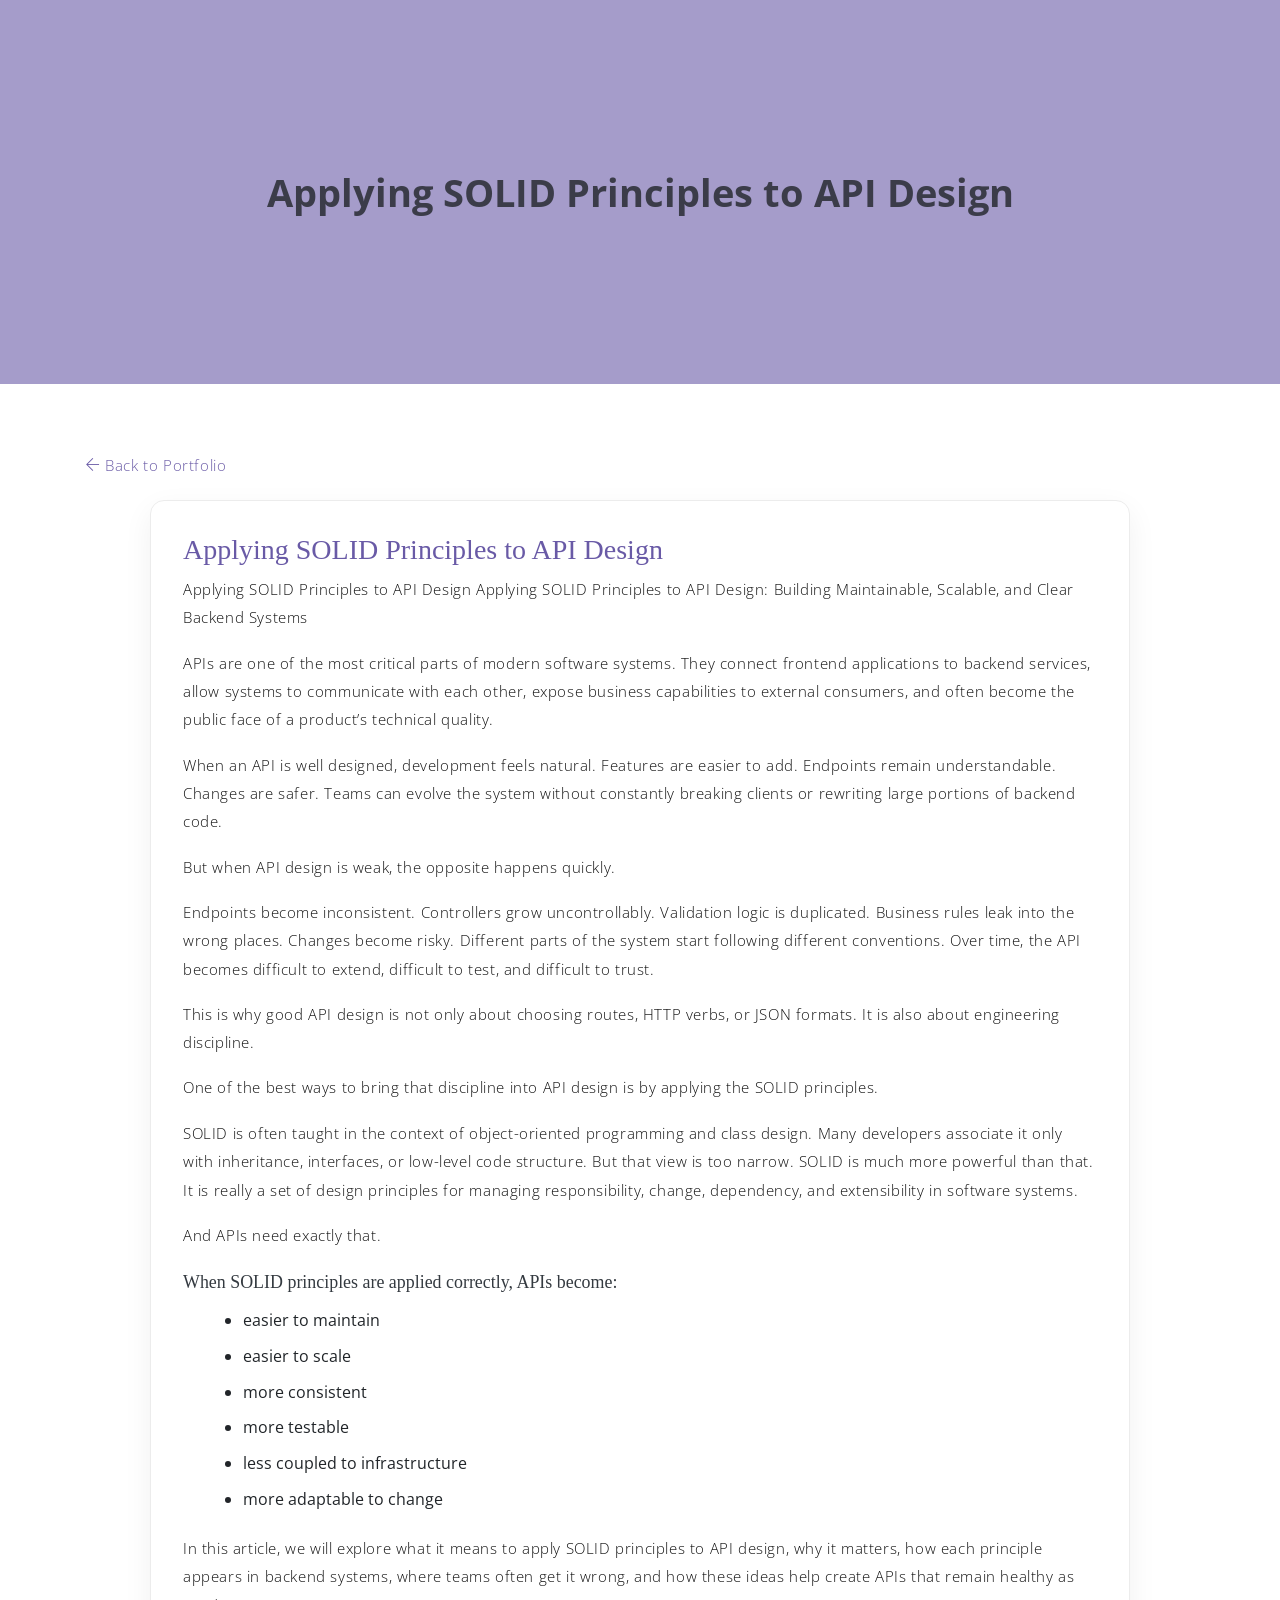
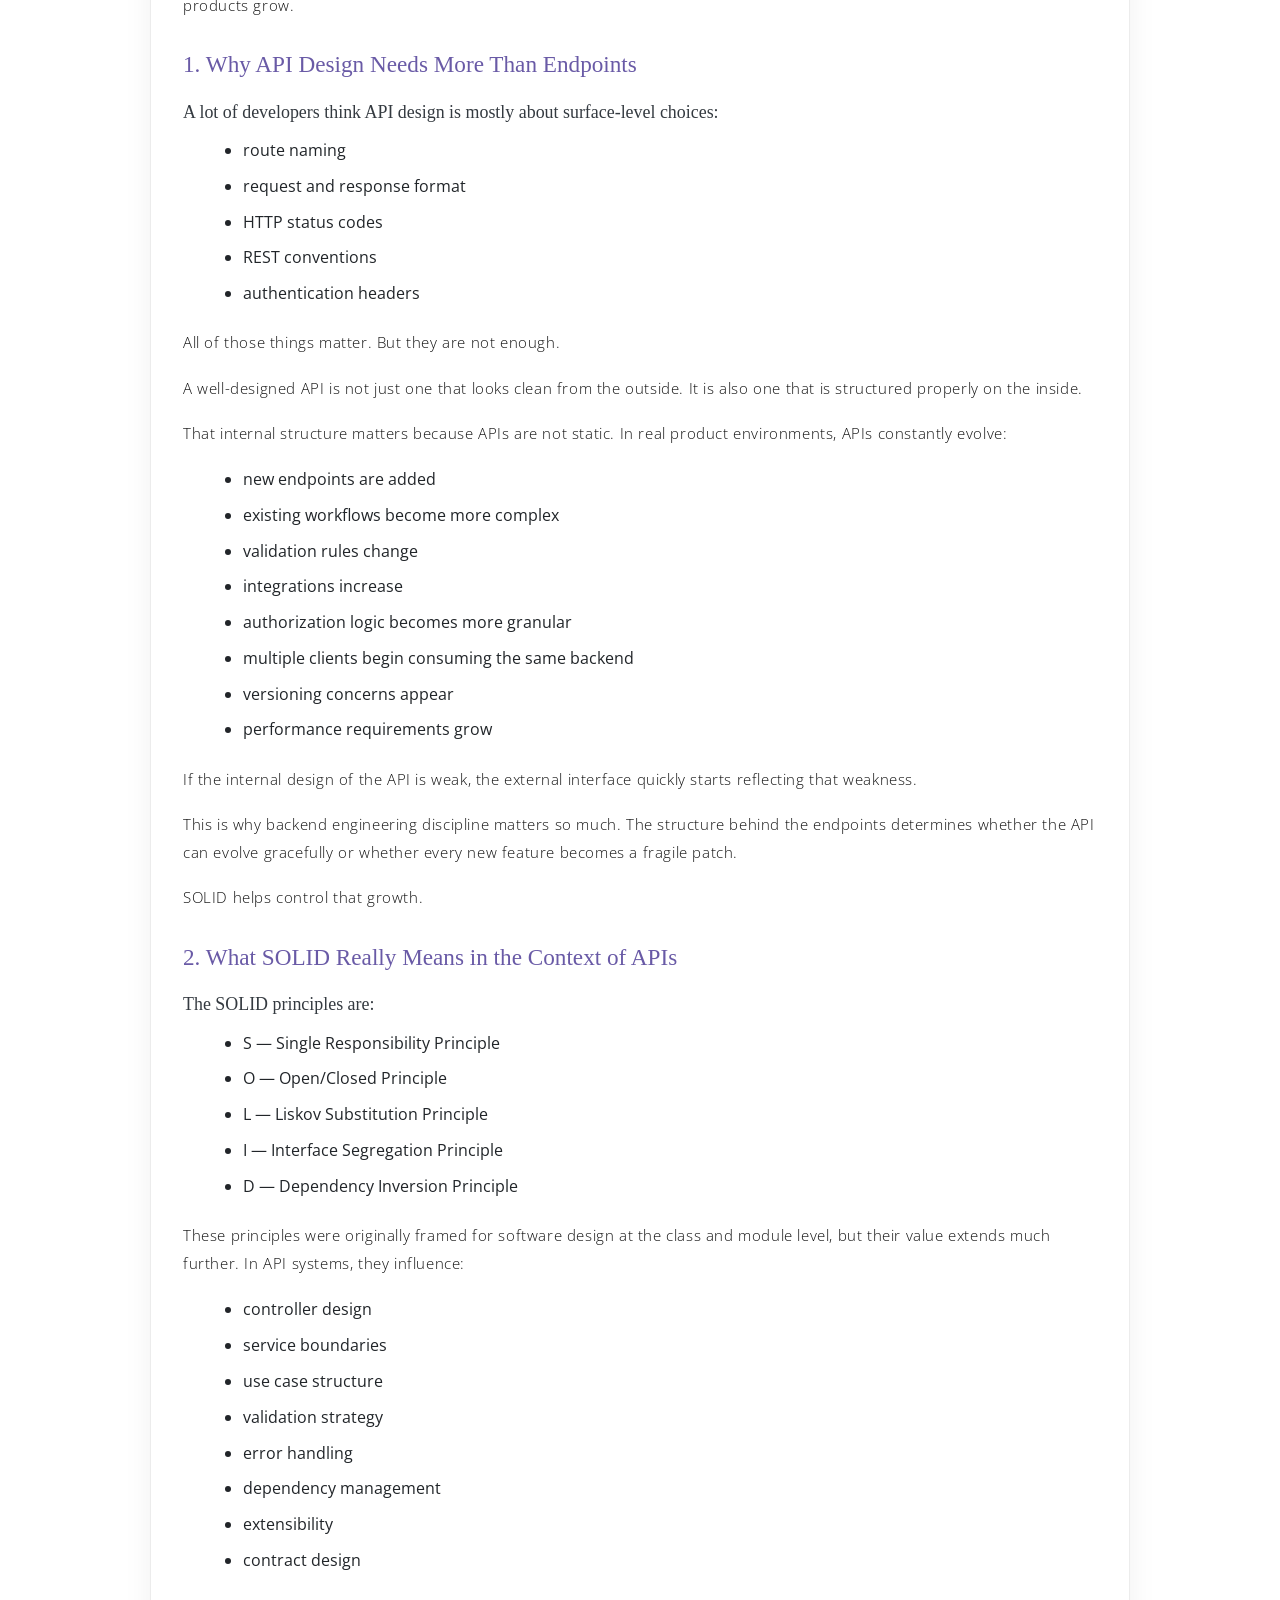
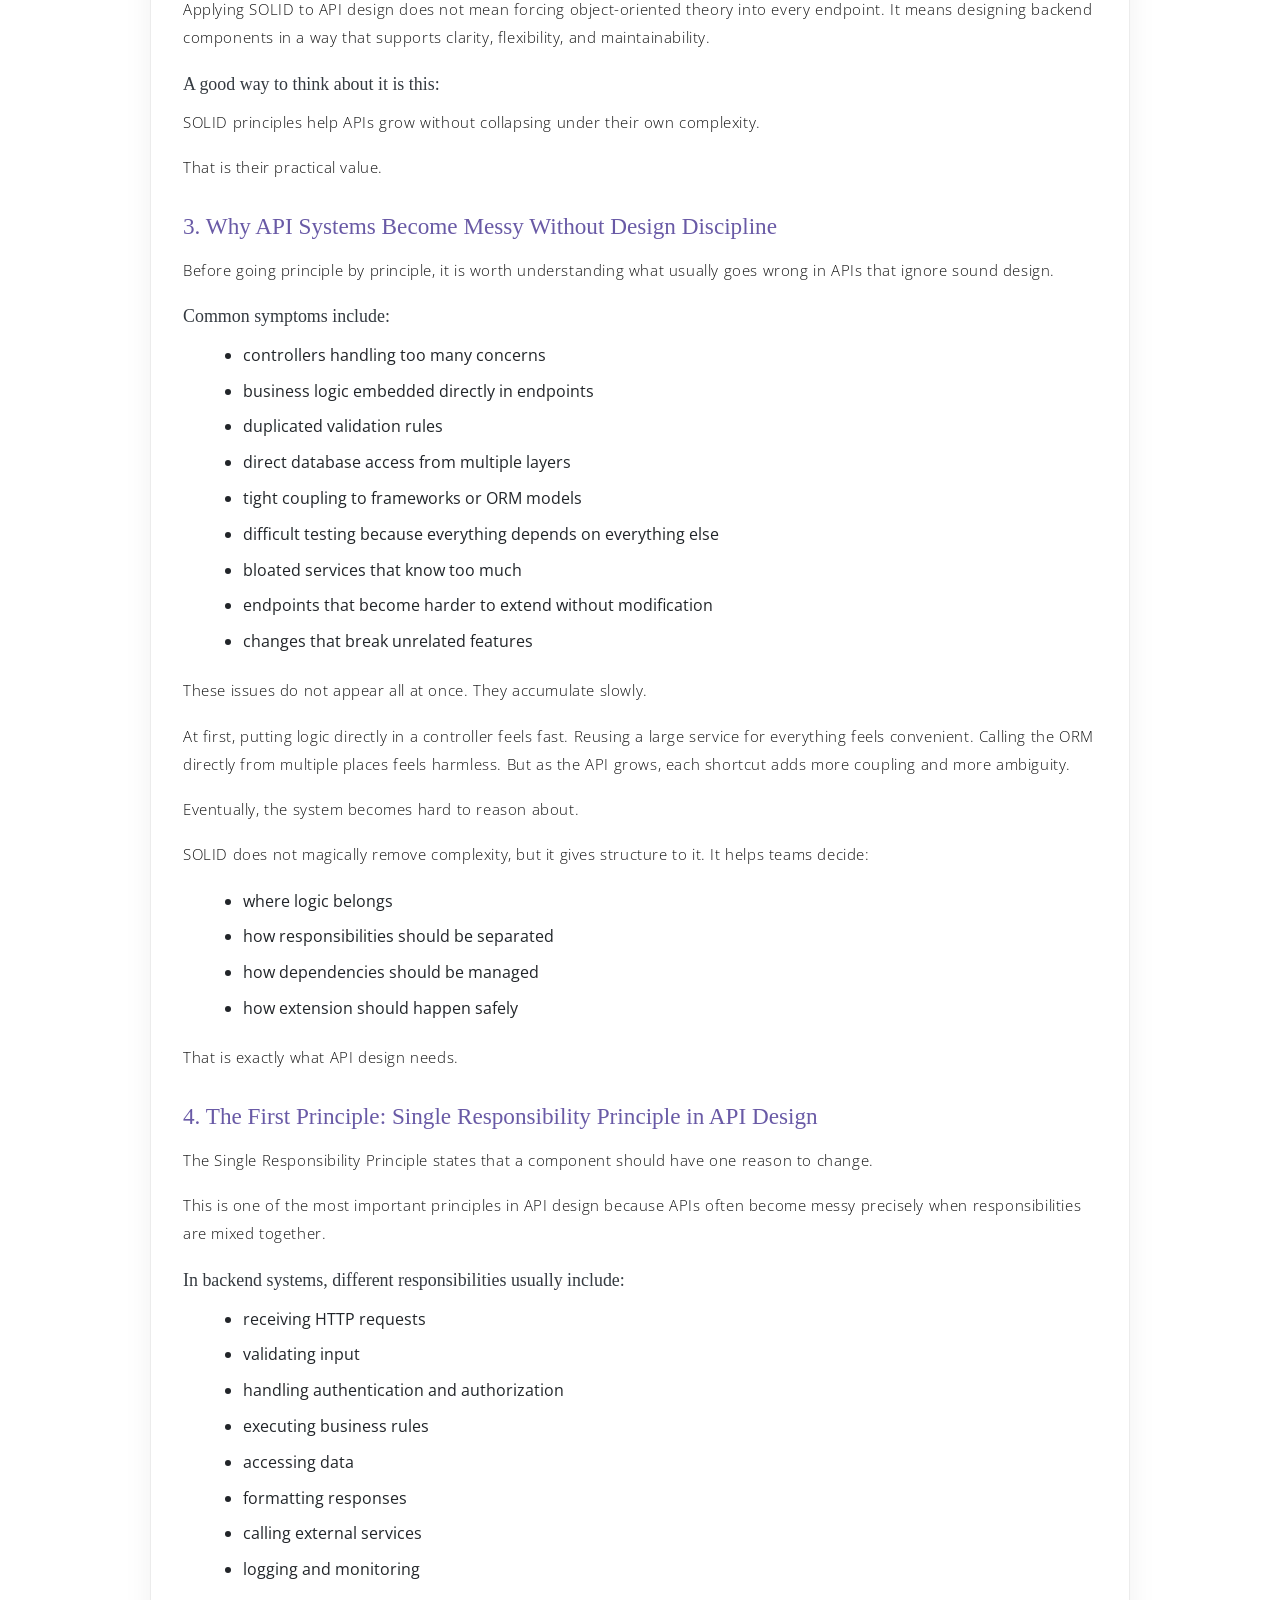
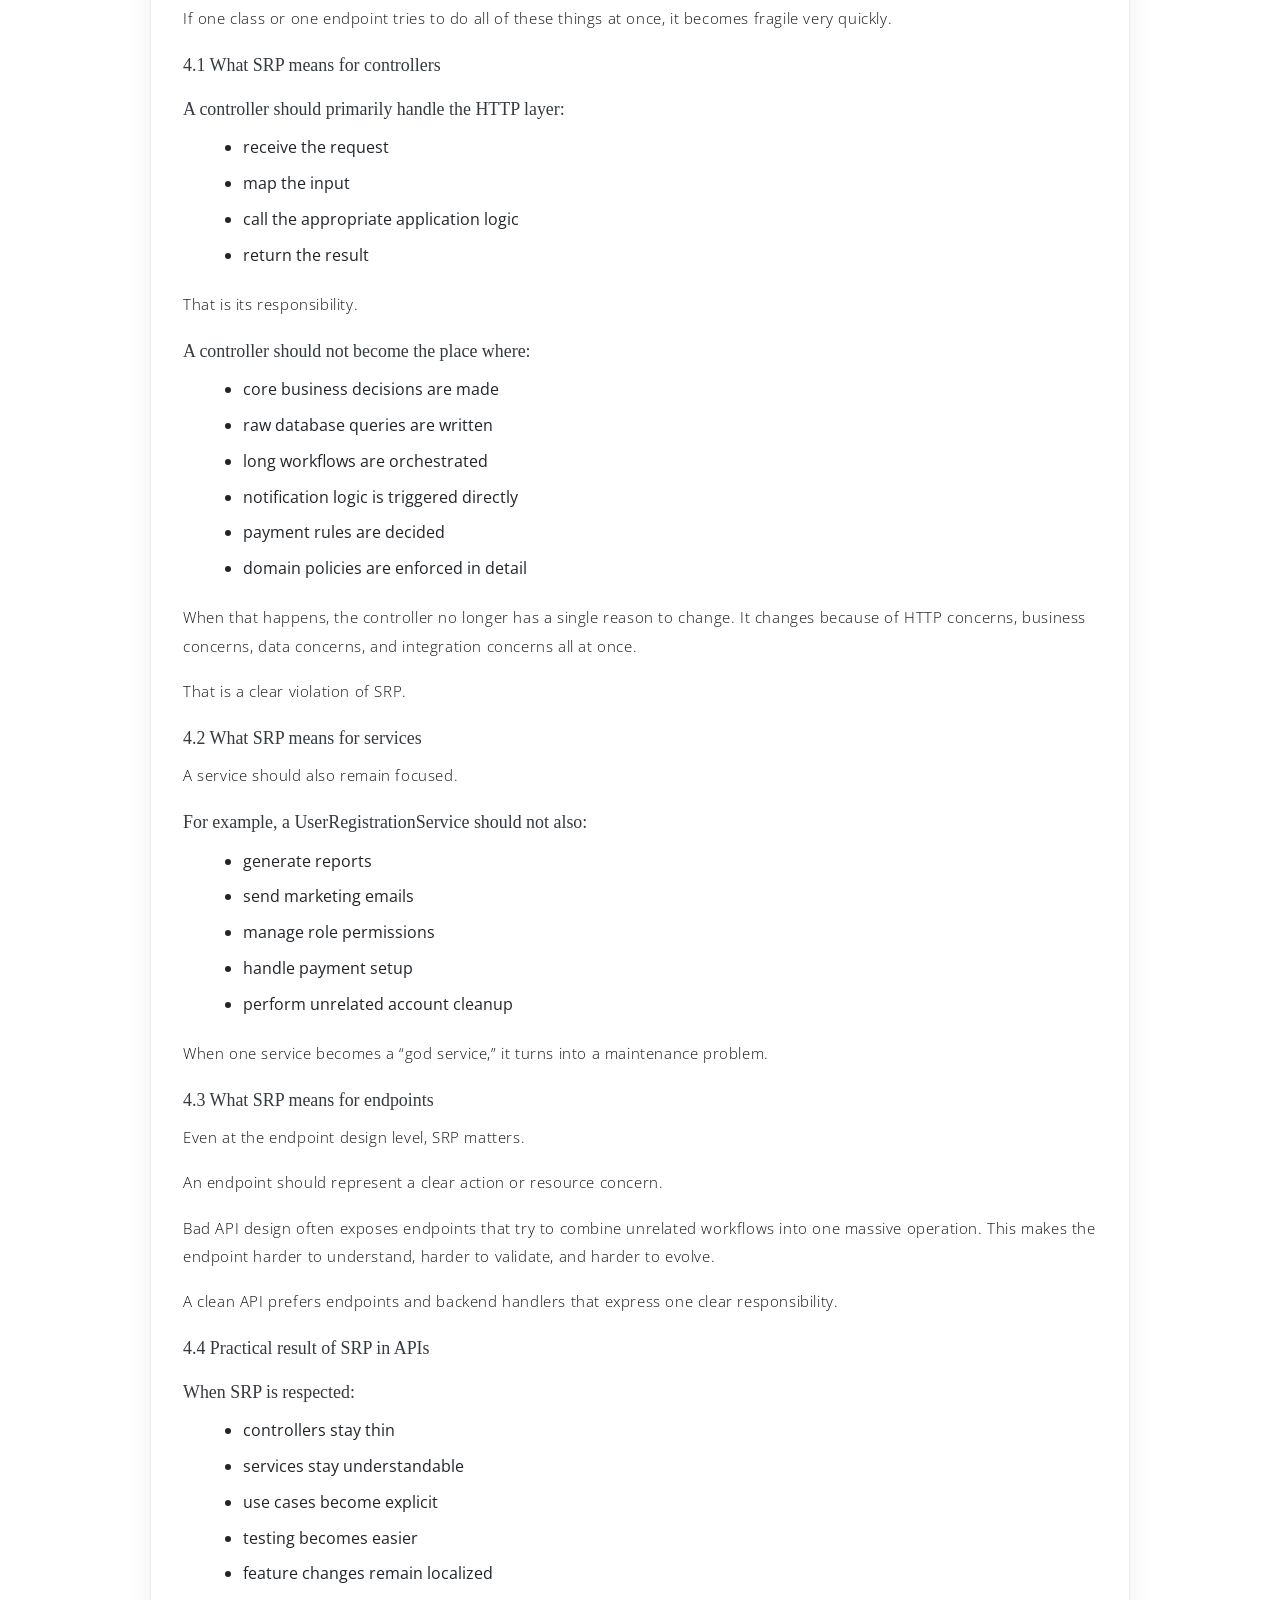
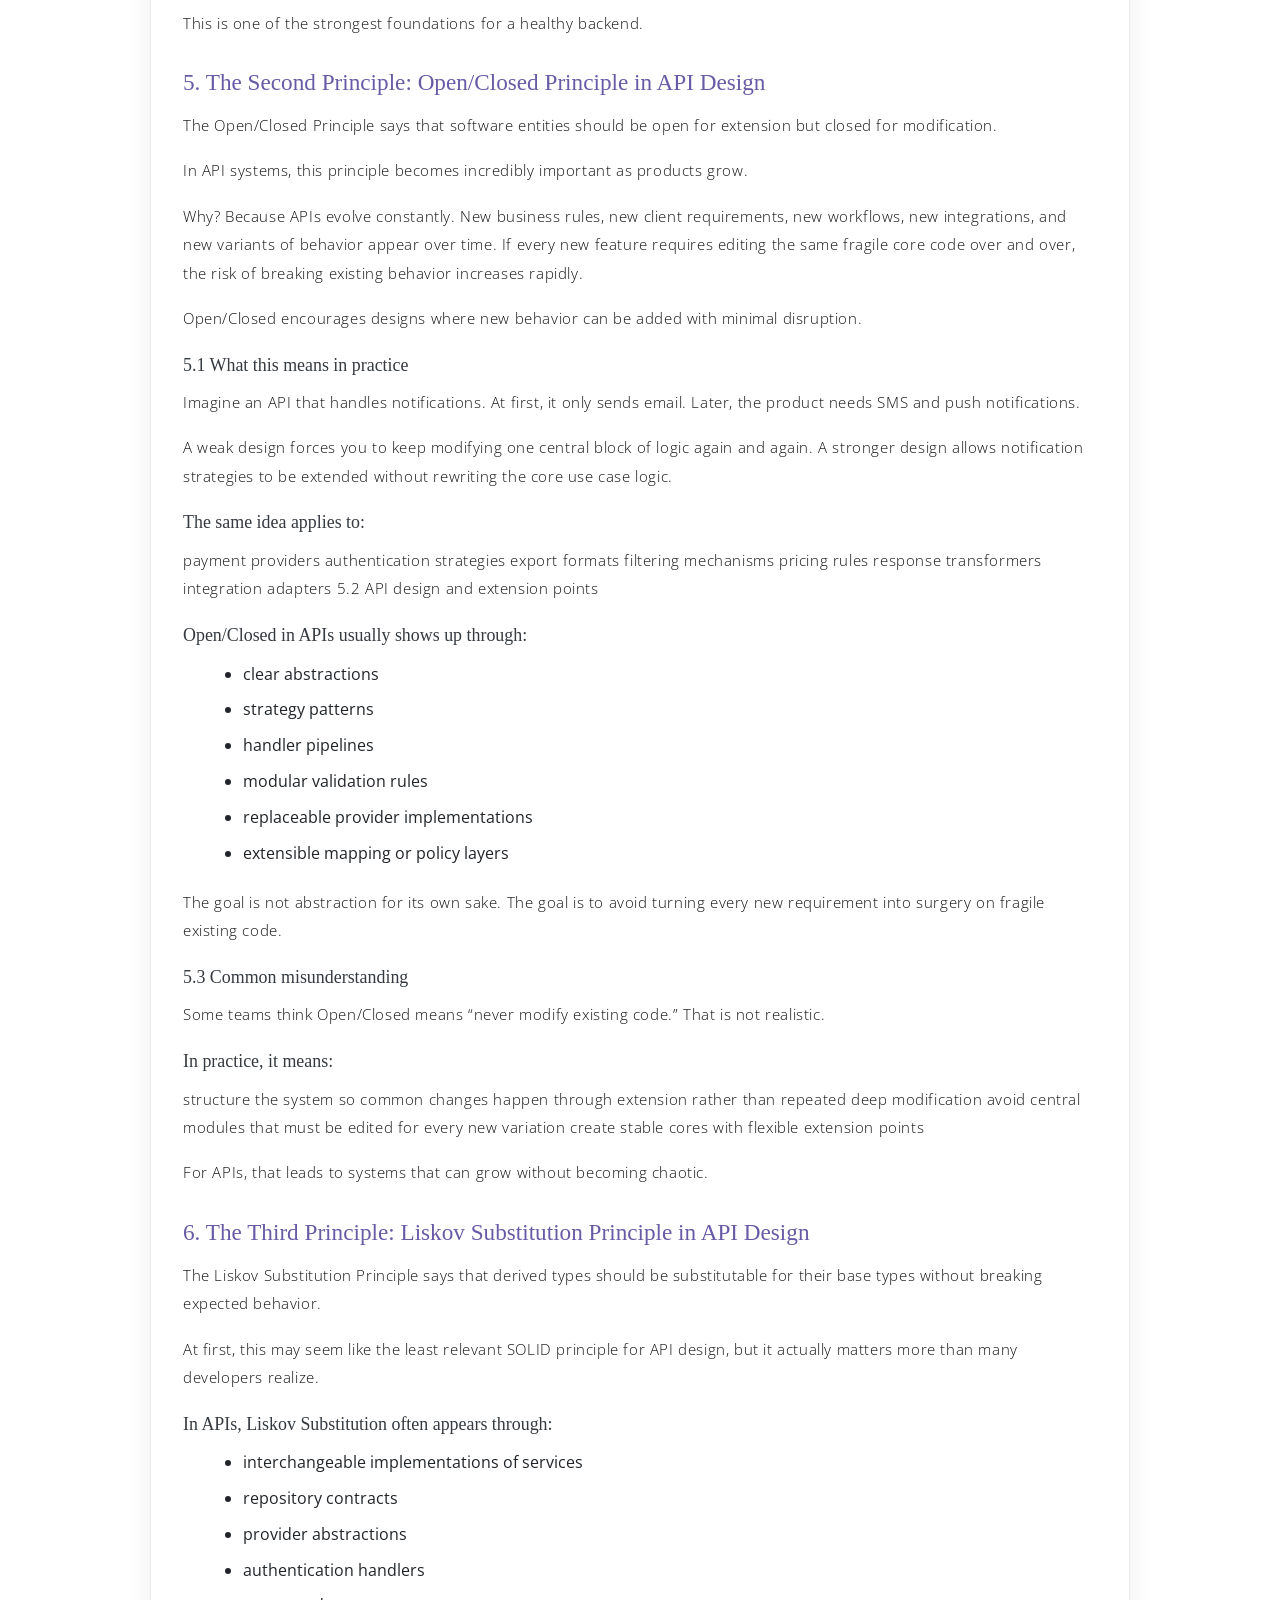
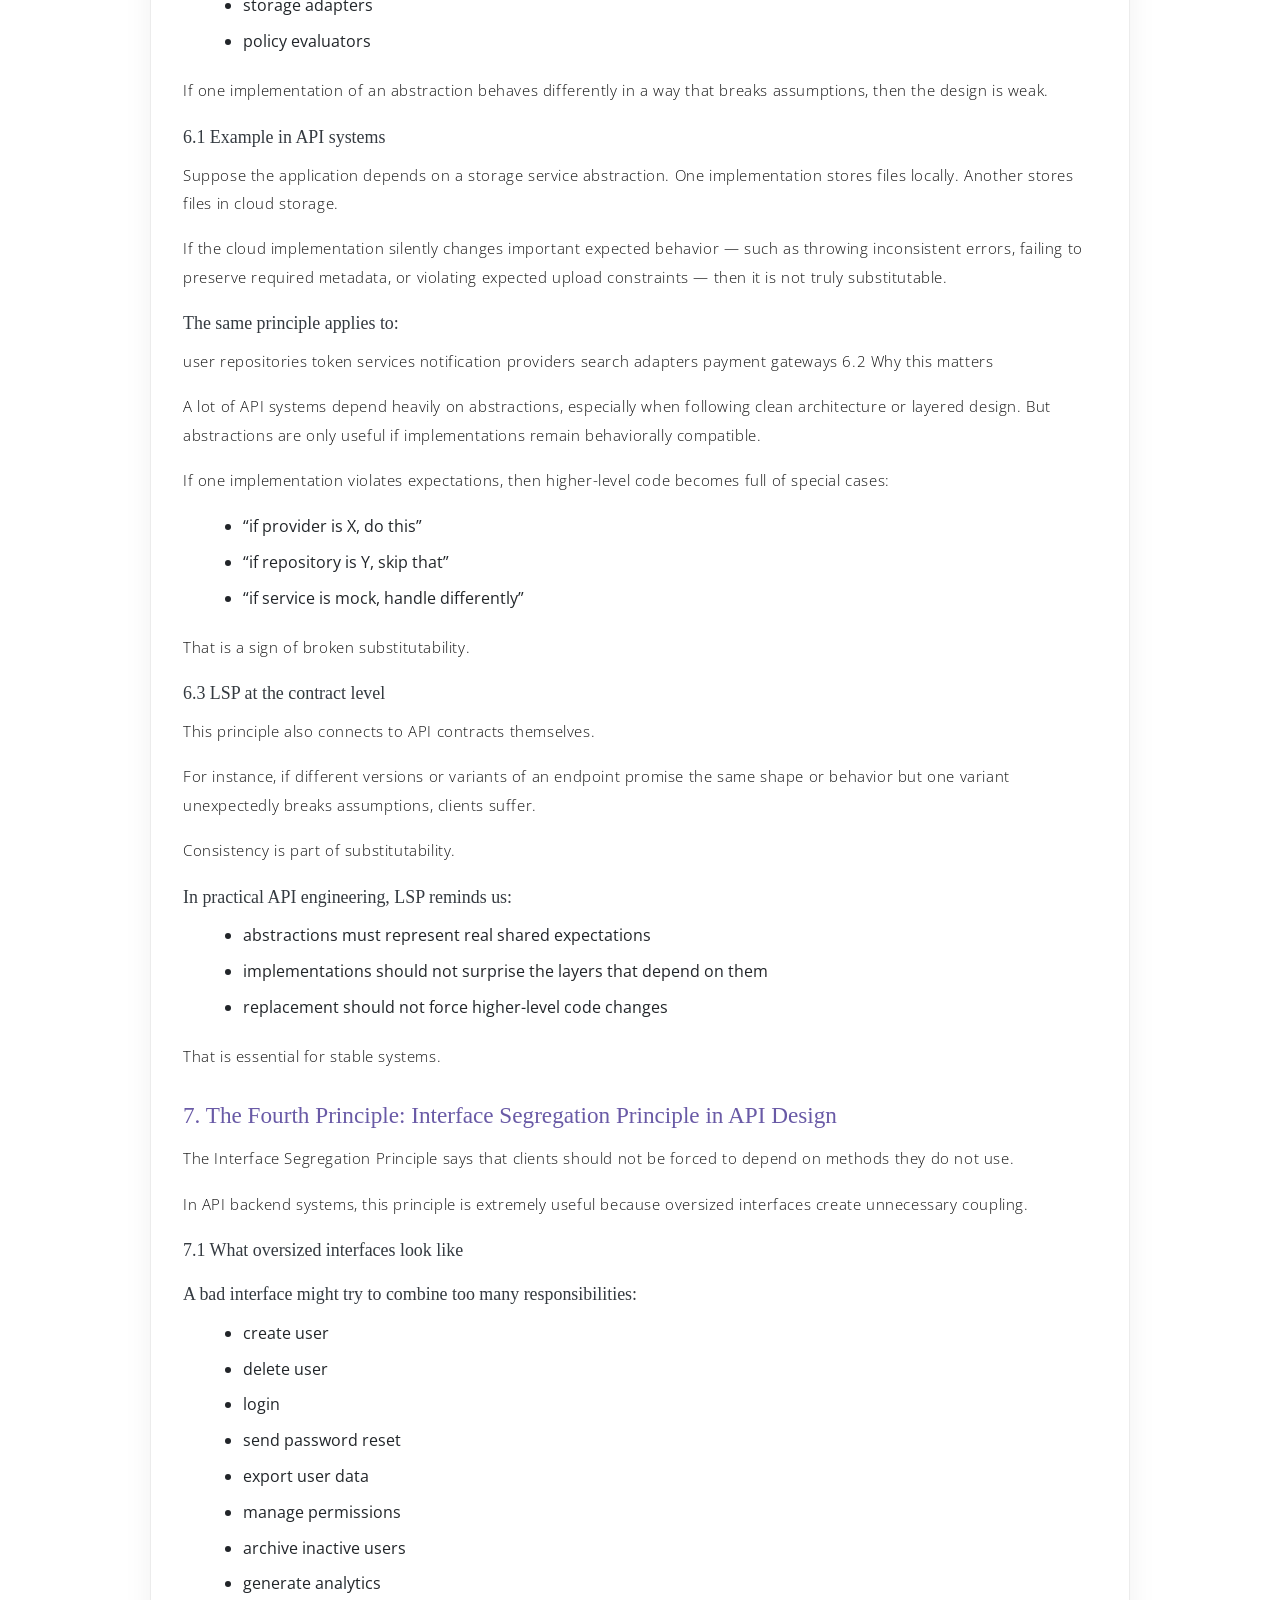
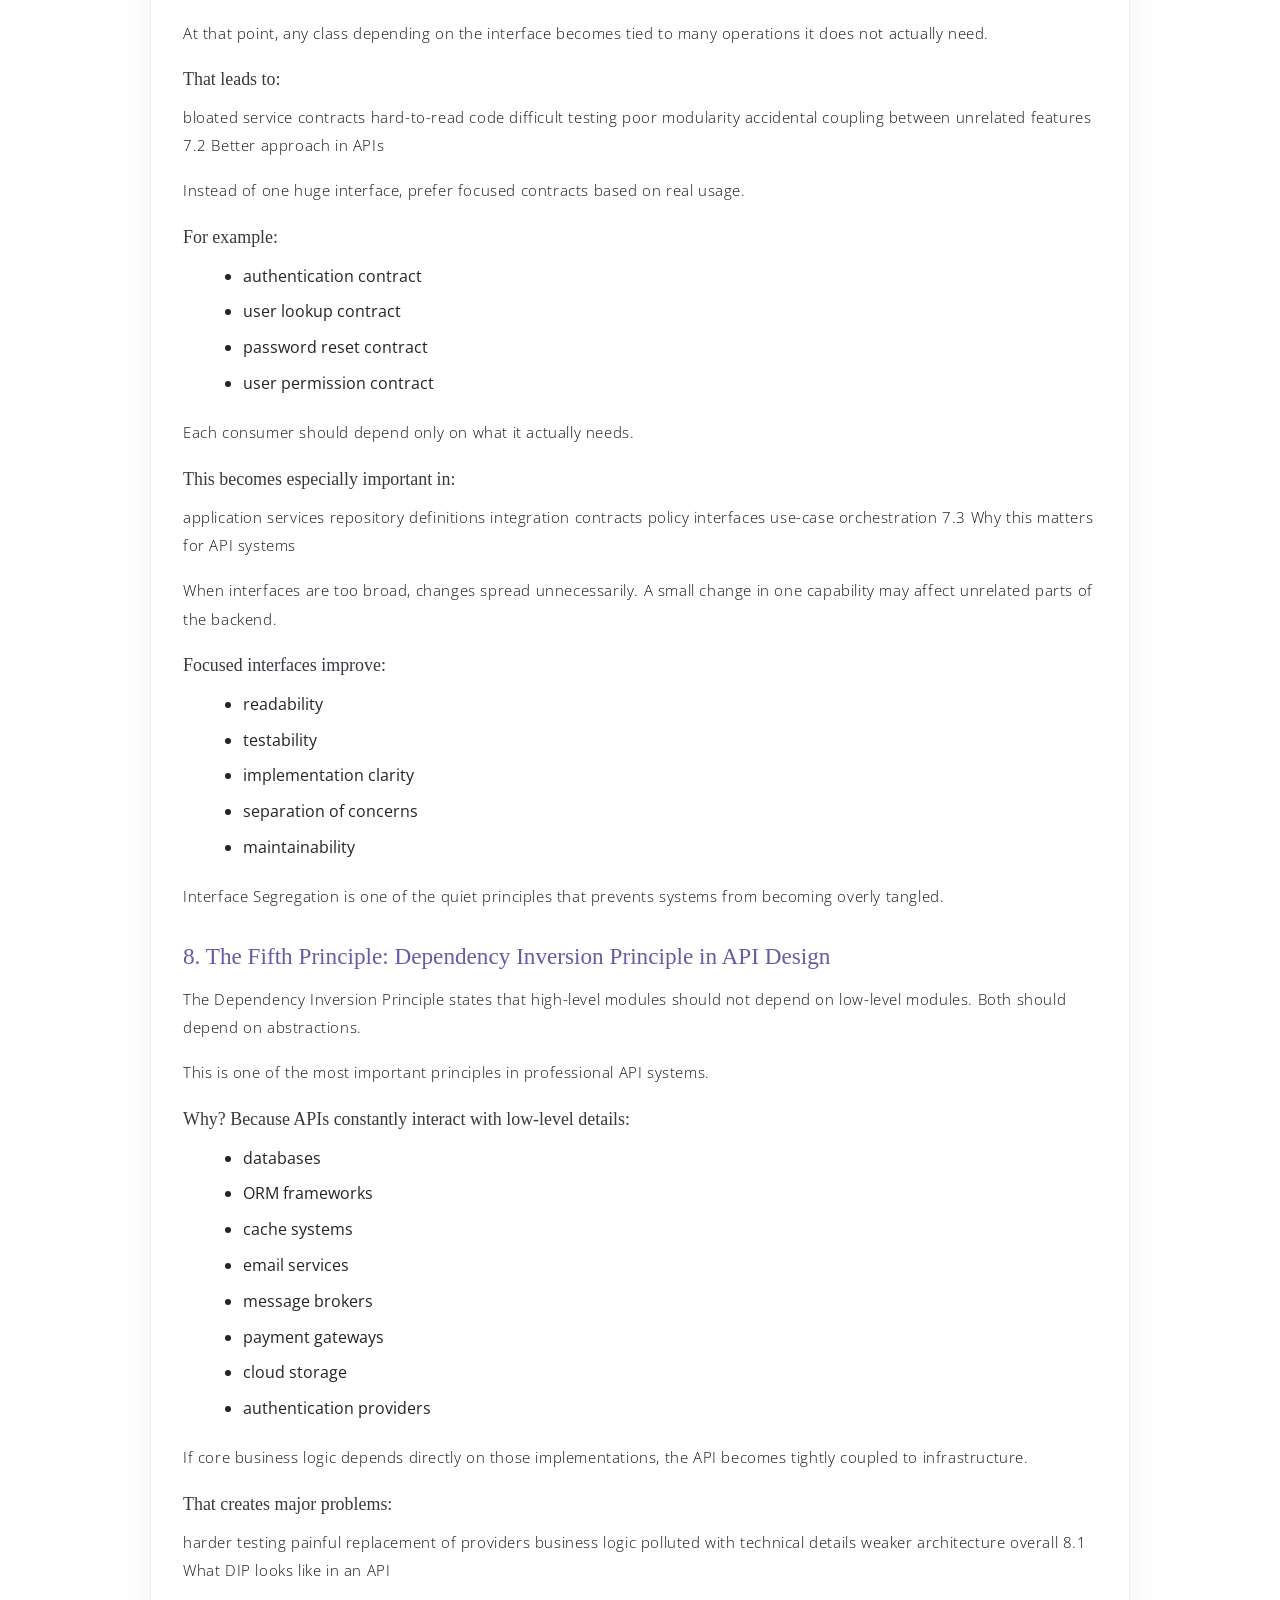
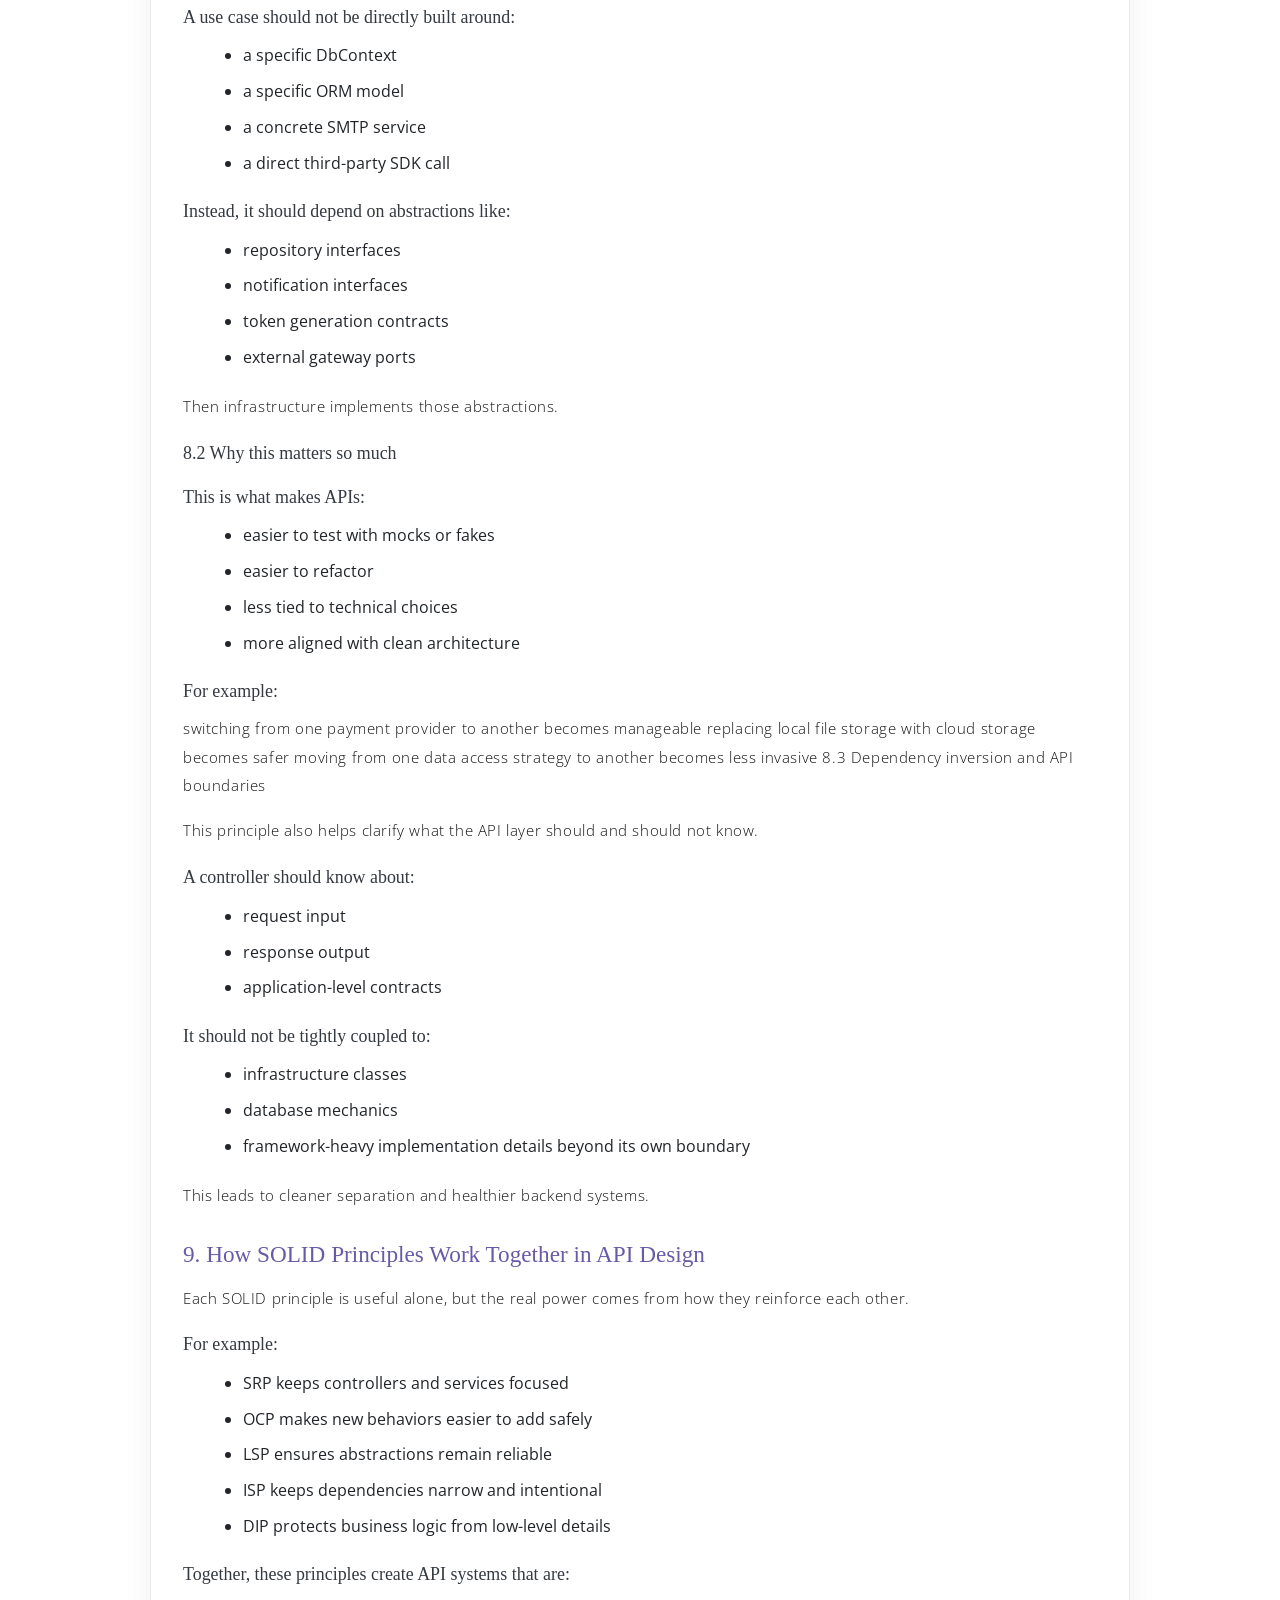
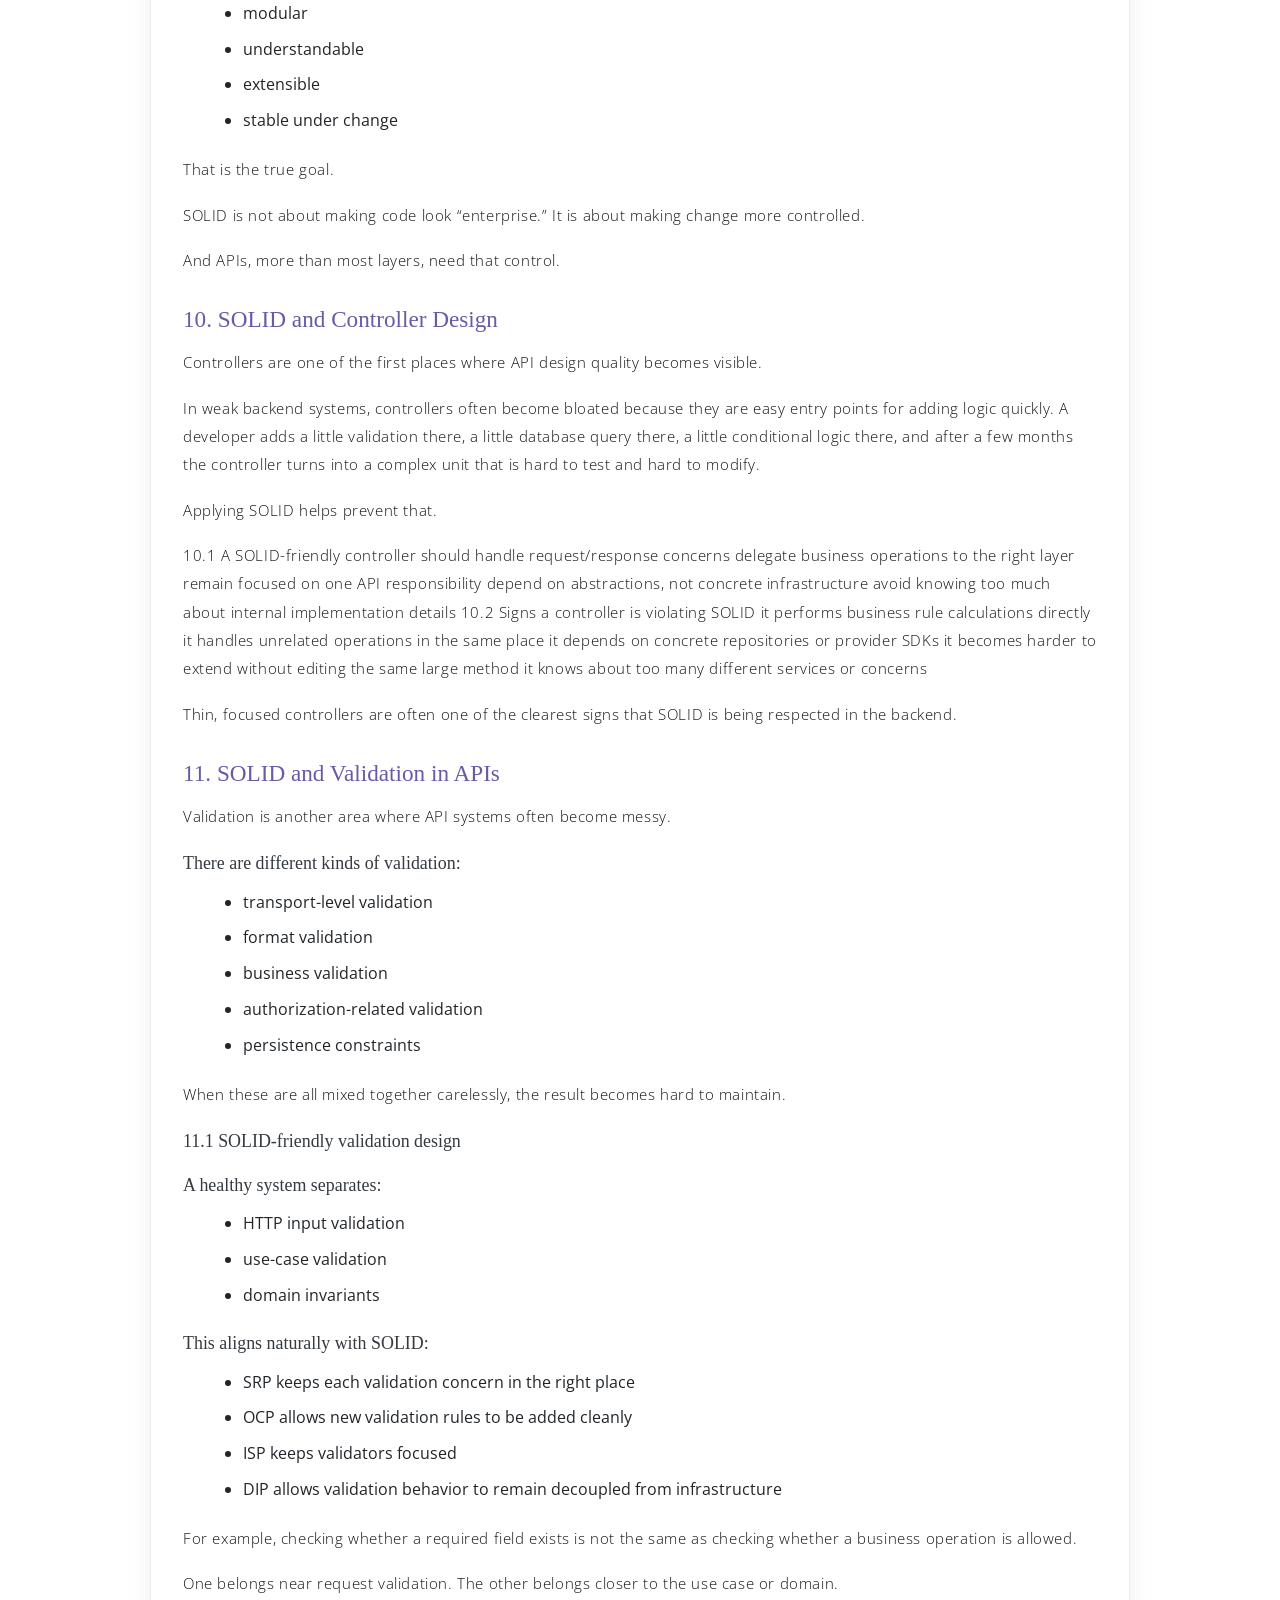
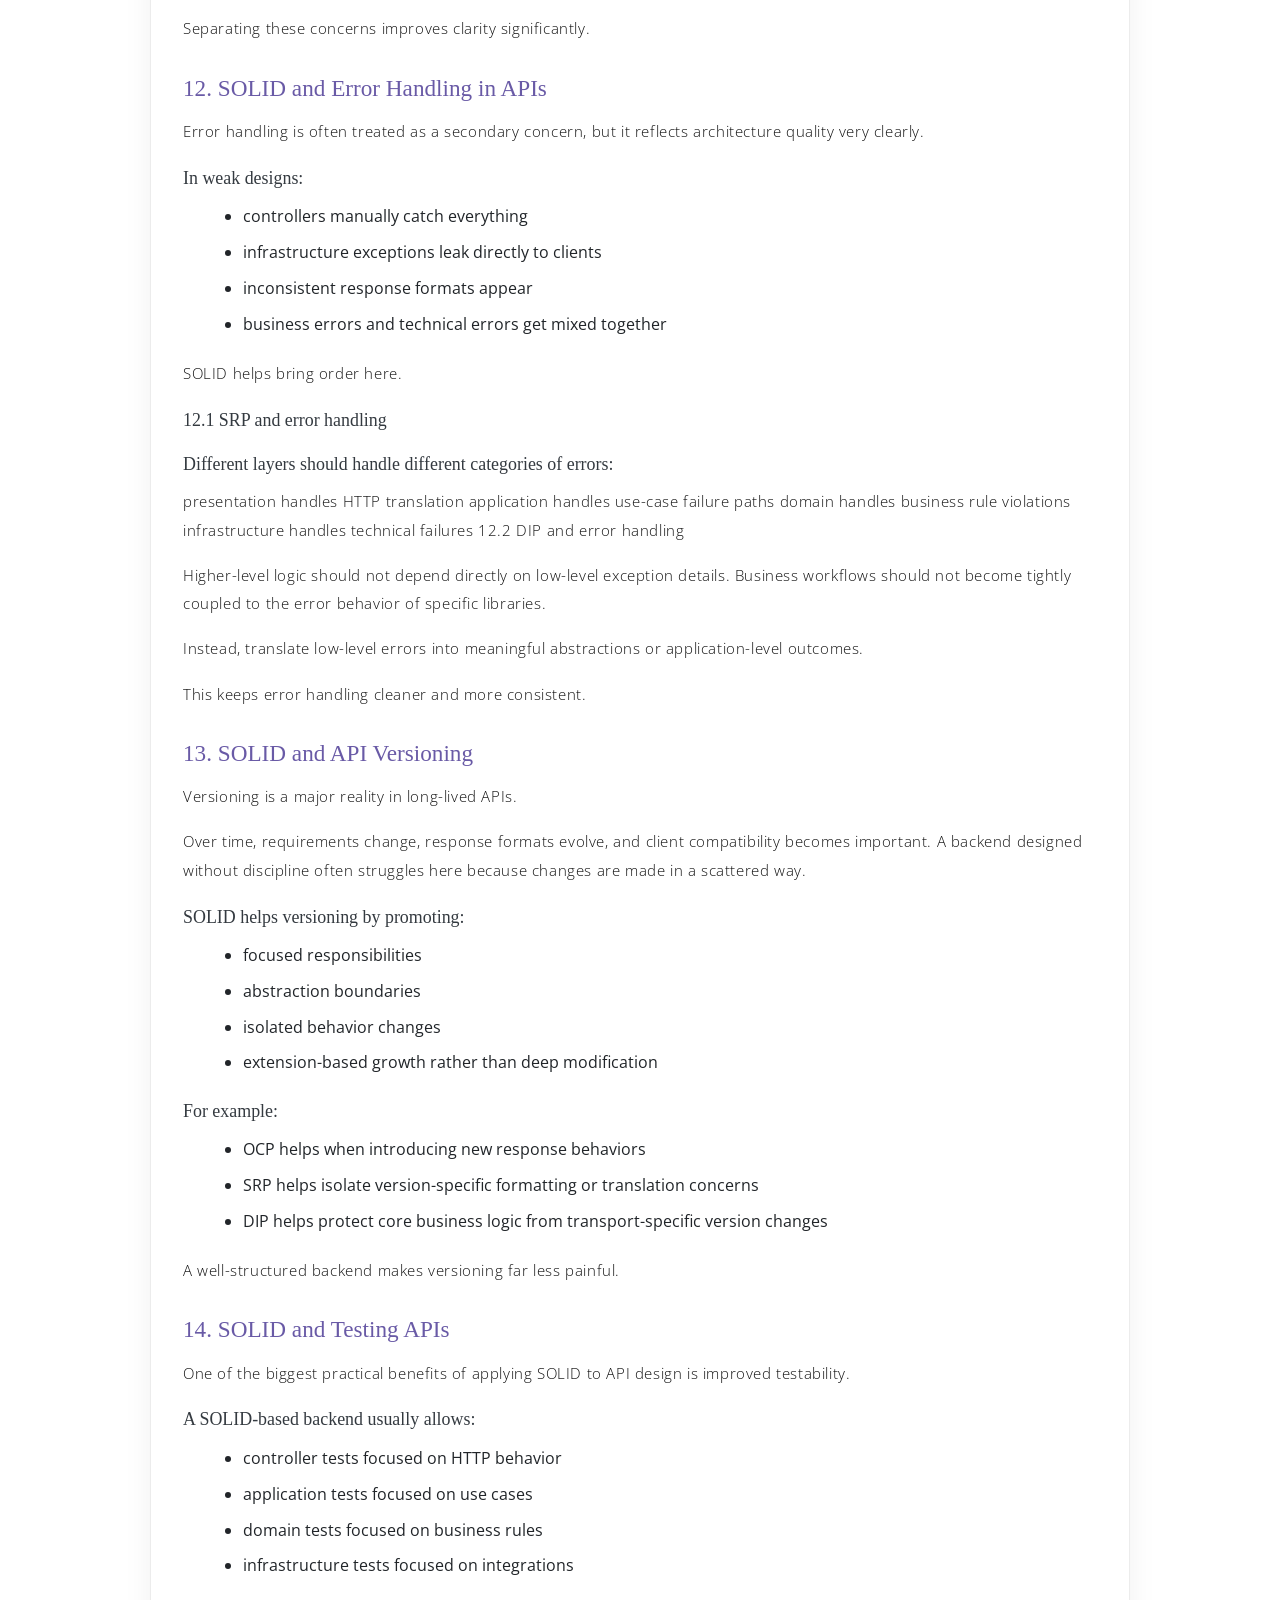
<file: article-solid-api-design.html>
﻿<!DOCTYPE html>
<html lang="en">

<head>
    <meta charset="utf-8">
    <meta name="viewport" content="width=device-width, initial-scale=1, shrink-to-fit=no">
    <meta name="description" content="Applying SOLID principles to API design by Badreddine Sbai.">
    <title>Applying SOLID Principles to API Design</title>
    <link rel="stylesheet" href="assets/vendors/themify-icons/css/themify-icons.css">
    <link rel="stylesheet" href="assets/css/meyawo.css">
    <style>
        .article-wrap {
            max-width: 980px;
            margin: 0 auto;
            background: #ffffff;
            border: 1px solid #ececec;
            border-radius: 14px;
            padding: 2rem 2rem 1.5rem;
            box-shadow: 0 10px 30px rgba(0, 0, 0, 0.06);
        }

        .article-meta {
            color: #6c757d;
            font-size: 0.95rem;
            margin-bottom: 1.25rem;
        }

        .article-prose {
            color: #212529;
            line-height: 1.9;
            font-size: 1.02rem;
        }

        .article-prose p {
            margin-bottom: 1.05rem;
        }

        .article-prose h3 {
            margin: 2rem 0 0.9rem;
            font-size: 1.45rem;
            color: #695aa6;
        }

        .article-prose h4 {
            margin: 1.4rem 0 0.75rem;
            font-size: 1.12rem;
            color: #343a40;
        }

        .article-prose ul {
            margin: 0.2rem 0 1.2rem 1.25rem;
        }

        .article-prose li {
            margin-bottom: 0.3rem;
        }

        @media (max-width: 768px) {
            .article-wrap {
                padding: 1.2rem 1rem;
                border-radius: 10px;
            }

            .article-prose {
                font-size: 0.98rem;
                line-height: 1.75;
            }
        }
    </style>
</head>

<body>
    <header class="header header-mini">
        <div class="header-title text-center">Applying SOLID Principles to API Design</div>
    </header>

    <section class="section">
        <div class="container">
            <p class="mb-4"><a href="index.html"><i class="ti-arrow-left"></i> Back to Portfolio</a></p>
            <div class="article-wrap">
                <h3 class="mb-2">Applying SOLID Principles to API Design</h3>
                <article class="article-prose">
                    <p>Applying SOLID Principles to API Design Applying SOLID Principles to API Design: Building Maintainable, Scalable, and Clear Backend Systems</p>
                    <p>APIs are one of the most critical parts of modern software systems. They connect frontend applications to backend services, allow systems to communicate with each other, expose business capabilities to external consumers, and often become the public face of a product’s technical quality.</p>
                    <p>When an API is well designed, development feels natural. Features are easier to add. Endpoints remain understandable. Changes are safer. Teams can evolve the system without constantly breaking clients or rewriting large portions of backend code.</p>
                    <p>But when API design is weak, the opposite happens quickly.</p>
                    <p>Endpoints become inconsistent. Controllers grow uncontrollably. Validation logic is duplicated. Business rules leak into the wrong places. Changes become risky. Different parts of the system start following different conventions. Over time, the API becomes difficult to extend, difficult to test, and difficult to trust.</p>
                    <p>This is why good API design is not only about choosing routes, HTTP verbs, or JSON formats. It is also about engineering discipline.</p>
                    <p>One of the best ways to bring that discipline into API design is by applying the SOLID principles.</p>
                    <p>SOLID is often taught in the context of object-oriented programming and class design. Many developers associate it only with inheritance, interfaces, or low-level code structure. But that view is too narrow. SOLID is much more powerful than that. It is really a set of design principles for managing responsibility, change, dependency, and extensibility in software systems.</p>
                    <p>And APIs need exactly that.</p>
                    <h4>When SOLID principles are applied correctly, APIs become:</h4>
                    <ul><li>easier to maintain</li><li>easier to scale</li><li>more consistent</li><li>more testable</li><li>less coupled to infrastructure</li><li>more adaptable to change</li></ul>
                    <p>In this article, we will explore what it means to apply SOLID principles to API design, why it matters, how each principle appears in backend systems, where teams often get it wrong, and how these ideas help create APIs that remain healthy as products grow.</p>
                    <h3>1. Why API Design Needs More Than Endpoints</h3>
                    <h4>A lot of developers think API design is mostly about surface-level choices:</h4>
                    <ul><li>route naming</li><li>request and response format</li><li>HTTP status codes</li><li>REST conventions</li><li>authentication headers</li></ul>
                    <p>All of those things matter. But they are not enough.</p>
                    <p>A well-designed API is not just one that looks clean from the outside. It is also one that is structured properly on the inside.</p>
                    <p>That internal structure matters because APIs are not static. In real product environments, APIs constantly evolve:</p>
                    <ul><li>new endpoints are added</li><li>existing workflows become more complex</li><li>validation rules change</li><li>integrations increase</li><li>authorization logic becomes more granular</li><li>multiple clients begin consuming the same backend</li><li>versioning concerns appear</li><li>performance requirements grow</li></ul>
                    <p>If the internal design of the API is weak, the external interface quickly starts reflecting that weakness.</p>
                    <p>This is why backend engineering discipline matters so much. The structure behind the endpoints determines whether the API can evolve gracefully or whether every new feature becomes a fragile patch.</p>
                    <p>SOLID helps control that growth.</p>
                    <h3>2. What SOLID Really Means in the Context of APIs</h3>
                    <h4>The SOLID principles are:</h4>
                    <ul><li>S — Single Responsibility Principle</li><li>O — Open/Closed Principle</li><li>L — Liskov Substitution Principle</li><li>I — Interface Segregation Principle</li><li>D — Dependency Inversion Principle</li></ul>
                    <p>These principles were originally framed for software design at the class and module level, but their value extends much further. In API systems, they influence:</p>
                    <ul><li>controller design</li><li>service boundaries</li><li>use case structure</li><li>validation strategy</li><li>error handling</li><li>dependency management</li><li>extensibility</li><li>contract design</li></ul>
                    <p>Applying SOLID to API design does not mean forcing object-oriented theory into every endpoint. It means designing backend components in a way that supports clarity, flexibility, and maintainability.</p>
                    <h4>A good way to think about it is this:</h4>
                    <p>SOLID principles help APIs grow without collapsing under their own complexity.</p>
                    <p>That is their practical value.</p>
                    <h3>3. Why API Systems Become Messy Without Design Discipline</h3>
                    <p>Before going principle by principle, it is worth understanding what usually goes wrong in APIs that ignore sound design.</p>
                    <h4>Common symptoms include:</h4>
                    <ul><li>controllers handling too many concerns</li><li>business logic embedded directly in endpoints</li><li>duplicated validation rules</li><li>direct database access from multiple layers</li><li>tight coupling to frameworks or ORM models</li><li>difficult testing because everything depends on everything else</li><li>bloated services that know too much</li><li>endpoints that become harder to extend without modification</li><li>changes that break unrelated features</li></ul>
                    <p>These issues do not appear all at once. They accumulate slowly.</p>
                    <p>At first, putting logic directly in a controller feels fast. Reusing a large service for everything feels convenient. Calling the ORM directly from multiple places feels harmless. But as the API grows, each shortcut adds more coupling and more ambiguity.</p>
                    <p>Eventually, the system becomes hard to reason about.</p>
                    <p>SOLID does not magically remove complexity, but it gives structure to it. It helps teams decide:</p>
                    <ul><li>where logic belongs</li><li>how responsibilities should be separated</li><li>how dependencies should be managed</li><li>how extension should happen safely</li></ul>
                    <p>That is exactly what API design needs.</p>
                    <h3>4. The First Principle: Single Responsibility Principle in API Design</h3>
                    <p>The Single Responsibility Principle states that a component should have one reason to change.</p>
                    <p>This is one of the most important principles in API design because APIs often become messy precisely when responsibilities are mixed together.</p>
                    <h4>In backend systems, different responsibilities usually include:</h4>
                    <ul><li>receiving HTTP requests</li><li>validating input</li><li>handling authentication and authorization</li><li>executing business rules</li><li>accessing data</li><li>formatting responses</li><li>calling external services</li><li>logging and monitoring</li></ul>
                    <p>If one class or one endpoint tries to do all of these things at once, it becomes fragile very quickly.</p>
                    <h4>4.1 What SRP means for controllers</h4>
                    <h4>A controller should primarily handle the HTTP layer:</h4>
                    <ul><li>receive the request</li><li>map the input</li><li>call the appropriate application logic</li><li>return the result</li></ul>
                    <p>That is its responsibility.</p>
                    <h4>A controller should not become the place where:</h4>
                    <ul><li>core business decisions are made</li><li>raw database queries are written</li><li>long workflows are orchestrated</li><li>notification logic is triggered directly</li><li>payment rules are decided</li><li>domain policies are enforced in detail</li></ul>
                    <p>When that happens, the controller no longer has a single reason to change. It changes because of HTTP concerns, business concerns, data concerns, and integration concerns all at once.</p>
                    <p>That is a clear violation of SRP.</p>
                    <h4>4.2 What SRP means for services</h4>
                    <p>A service should also remain focused.</p>
                    <h4>For example, a UserRegistrationService should not also:</h4>
                    <ul><li>generate reports</li><li>send marketing emails</li><li>manage role permissions</li><li>handle payment setup</li><li>perform unrelated account cleanup</li></ul>
                    <p>When one service becomes a “god service,” it turns into a maintenance problem.</p>
                    <h4>4.3 What SRP means for endpoints</h4>
                    <p>Even at the endpoint design level, SRP matters.</p>
                    <p>An endpoint should represent a clear action or resource concern.</p>
                    <p>Bad API design often exposes endpoints that try to combine unrelated workflows into one massive operation. This makes the endpoint harder to understand, harder to validate, and harder to evolve.</p>
                    <p>A clean API prefers endpoints and backend handlers that express one clear responsibility.</p>
                    <h4>4.4 Practical result of SRP in APIs</h4>
                    <h4>When SRP is respected:</h4>
                    <ul><li>controllers stay thin</li><li>services stay understandable</li><li>use cases become explicit</li><li>testing becomes easier</li><li>feature changes remain localized</li></ul>
                    <p>This is one of the strongest foundations for a healthy backend.</p>
                    <h3>5. The Second Principle: Open/Closed Principle in API Design</h3>
                    <p>The Open/Closed Principle says that software entities should be open for extension but closed for modification.</p>
                    <p>In API systems, this principle becomes incredibly important as products grow.</p>
                    <p>Why? Because APIs evolve constantly. New business rules, new client requirements, new workflows, new integrations, and new variants of behavior appear over time. If every new feature requires editing the same fragile core code over and over, the risk of breaking existing behavior increases rapidly.</p>
                    <p>Open/Closed encourages designs where new behavior can be added with minimal disruption.</p>
                    <h4>5.1 What this means in practice</h4>
                    <p>Imagine an API that handles notifications. At first, it only sends email. Later, the product needs SMS and push notifications.</p>
                    <p>A weak design forces you to keep modifying one central block of logic again and again. A stronger design allows notification strategies to be extended without rewriting the core use case logic.</p>
                    <h4>The same idea applies to:</h4>
                    <p>payment providers authentication strategies export formats filtering mechanisms pricing rules response transformers integration adapters 5.2 API design and extension points</p>
                    <h4>Open/Closed in APIs usually shows up through:</h4>
                    <ul><li>clear abstractions</li><li>strategy patterns</li><li>handler pipelines</li><li>modular validation rules</li><li>replaceable provider implementations</li><li>extensible mapping or policy layers</li></ul>
                    <p>The goal is not abstraction for its own sake. The goal is to avoid turning every new requirement into surgery on fragile existing code.</p>
                    <h4>5.3 Common misunderstanding</h4>
                    <p>Some teams think Open/Closed means “never modify existing code.” That is not realistic.</p>
                    <h4>In practice, it means:</h4>
                    <p>structure the system so common changes happen through extension rather than repeated deep modification avoid central modules that must be edited for every new variation create stable cores with flexible extension points</p>
                    <p>For APIs, that leads to systems that can grow without becoming chaotic.</p>
                    <h3>6. The Third Principle: Liskov Substitution Principle in API Design</h3>
                    <p>The Liskov Substitution Principle says that derived types should be substitutable for their base types without breaking expected behavior.</p>
                    <p>At first, this may seem like the least relevant SOLID principle for API design, but it actually matters more than many developers realize.</p>
                    <h4>In APIs, Liskov Substitution often appears through:</h4>
                    <ul><li>interchangeable implementations of services</li><li>repository contracts</li><li>provider abstractions</li><li>authentication handlers</li><li>storage adapters</li><li>policy evaluators</li></ul>
                    <p>If one implementation of an abstraction behaves differently in a way that breaks assumptions, then the design is weak.</p>
                    <h4>6.1 Example in API systems</h4>
                    <p>Suppose the application depends on a storage service abstraction. One implementation stores files locally. Another stores files in cloud storage.</p>
                    <p>If the cloud implementation silently changes important expected behavior — such as throwing inconsistent errors, failing to preserve required metadata, or violating expected upload constraints — then it is not truly substitutable.</p>
                    <h4>The same principle applies to:</h4>
                    <p>user repositories token services notification providers search adapters payment gateways 6.2 Why this matters</p>
                    <p>A lot of API systems depend heavily on abstractions, especially when following clean architecture or layered design. But abstractions are only useful if implementations remain behaviorally compatible.</p>
                    <p>If one implementation violates expectations, then higher-level code becomes full of special cases:</p>
                    <ul><li>“if provider is X, do this”</li><li>“if repository is Y, skip that”</li><li>“if service is mock, handle differently”</li></ul>
                    <p>That is a sign of broken substitutability.</p>
                    <h4>6.3 LSP at the contract level</h4>
                    <p>This principle also connects to API contracts themselves.</p>
                    <p>For instance, if different versions or variants of an endpoint promise the same shape or behavior but one variant unexpectedly breaks assumptions, clients suffer.</p>
                    <p>Consistency is part of substitutability.</p>
                    <h4>In practical API engineering, LSP reminds us:</h4>
                    <ul><li>abstractions must represent real shared expectations</li><li>implementations should not surprise the layers that depend on them</li><li>replacement should not force higher-level code changes</li></ul>
                    <p>That is essential for stable systems.</p>
                    <h3>7. The Fourth Principle: Interface Segregation Principle in API Design</h3>
                    <p>The Interface Segregation Principle says that clients should not be forced to depend on methods they do not use.</p>
                    <p>In API backend systems, this principle is extremely useful because oversized interfaces create unnecessary coupling.</p>
                    <h4>7.1 What oversized interfaces look like</h4>
                    <h4>A bad interface might try to combine too many responsibilities:</h4>
                    <ul><li>create user</li><li>delete user</li><li>login</li><li>send password reset</li><li>export user data</li><li>manage permissions</li><li>archive inactive users</li><li>generate analytics</li></ul>
                    <p>At that point, any class depending on the interface becomes tied to many operations it does not actually need.</p>
                    <h4>That leads to:</h4>
                    <p>bloated service contracts hard-to-read code difficult testing poor modularity accidental coupling between unrelated features 7.2 Better approach in APIs</p>
                    <p>Instead of one huge interface, prefer focused contracts based on real usage.</p>
                    <h4>For example:</h4>
                    <ul><li>authentication contract</li><li>user lookup contract</li><li>password reset contract</li><li>user permission contract</li></ul>
                    <p>Each consumer should depend only on what it actually needs.</p>
                    <h4>This becomes especially important in:</h4>
                    <p>application services repository definitions integration contracts policy interfaces use-case orchestration 7.3 Why this matters for API systems</p>
                    <p>When interfaces are too broad, changes spread unnecessarily. A small change in one capability may affect unrelated parts of the backend.</p>
                    <h4>Focused interfaces improve:</h4>
                    <ul><li>readability</li><li>testability</li><li>implementation clarity</li><li>separation of concerns</li><li>maintainability</li></ul>
                    <p>Interface Segregation is one of the quiet principles that prevents systems from becoming overly tangled.</p>
                    <h3>8. The Fifth Principle: Dependency Inversion Principle in API Design</h3>
                    <p>The Dependency Inversion Principle states that high-level modules should not depend on low-level modules. Both should depend on abstractions.</p>
                    <p>This is one of the most important principles in professional API systems.</p>
                    <h4>Why? Because APIs constantly interact with low-level details:</h4>
                    <ul><li>databases</li><li>ORM frameworks</li><li>cache systems</li><li>email services</li><li>message brokers</li><li>payment gateways</li><li>cloud storage</li><li>authentication providers</li></ul>
                    <p>If core business logic depends directly on those implementations, the API becomes tightly coupled to infrastructure.</p>
                    <h4>That creates major problems:</h4>
                    <p>harder testing painful replacement of providers business logic polluted with technical details weaker architecture overall 8.1 What DIP looks like in an API</p>
                    <h4>A use case should not be directly built around:</h4>
                    <ul><li>a specific DbContext</li><li>a specific ORM model</li><li>a concrete SMTP service</li><li>a direct third-party SDK call</li></ul>
                    <h4>Instead, it should depend on abstractions like:</h4>
                    <ul><li>repository interfaces</li><li>notification interfaces</li><li>token generation contracts</li><li>external gateway ports</li></ul>
                    <p>Then infrastructure implements those abstractions.</p>
                    <h4>8.2 Why this matters so much</h4>
                    <h4>This is what makes APIs:</h4>
                    <ul><li>easier to test with mocks or fakes</li><li>easier to refactor</li><li>less tied to technical choices</li><li>more aligned with clean architecture</li></ul>
                    <h4>For example:</h4>
                    <p>switching from one payment provider to another becomes manageable replacing local file storage with cloud storage becomes safer moving from one data access strategy to another becomes less invasive 8.3 Dependency inversion and API boundaries</p>
                    <p>This principle also helps clarify what the API layer should and should not know.</p>
                    <h4>A controller should know about:</h4>
                    <ul><li>request input</li><li>response output</li><li>application-level contracts</li></ul>
                    <h4>It should not be tightly coupled to:</h4>
                    <ul><li>infrastructure classes</li><li>database mechanics</li><li>framework-heavy implementation details beyond its own boundary</li></ul>
                    <p>This leads to cleaner separation and healthier backend systems.</p>
                    <h3>9. How SOLID Principles Work Together in API Design</h3>
                    <p>Each SOLID principle is useful alone, but the real power comes from how they reinforce each other.</p>
                    <h4>For example:</h4>
                    <ul><li>SRP keeps controllers and services focused</li><li>OCP makes new behaviors easier to add safely</li><li>LSP ensures abstractions remain reliable</li><li>ISP keeps dependencies narrow and intentional</li><li>DIP protects business logic from low-level details</li></ul>
                    <h4>Together, these principles create API systems that are:</h4>
                    <ul><li>modular</li><li>understandable</li><li>extensible</li><li>stable under change</li></ul>
                    <p>That is the true goal.</p>
                    <p>SOLID is not about making code look “enterprise.” It is about making change more controlled.</p>
                    <p>And APIs, more than most layers, need that control.</p>
                    <h3>10. SOLID and Controller Design</h3>
                    <p>Controllers are one of the first places where API design quality becomes visible.</p>
                    <p>In weak backend systems, controllers often become bloated because they are easy entry points for adding logic quickly. A developer adds a little validation there, a little database query there, a little conditional logic there, and after a few months the controller turns into a complex unit that is hard to test and hard to modify.</p>
                    <p>Applying SOLID helps prevent that.</p>
                    <p>10.1 A SOLID-friendly controller should handle request/response concerns delegate business operations to the right layer remain focused on one API responsibility depend on abstractions, not concrete infrastructure avoid knowing too much about internal implementation details 10.2 Signs a controller is violating SOLID it performs business rule calculations directly it handles unrelated operations in the same place it depends on concrete repositories or provider SDKs it becomes harder to extend without editing the same large method it knows about too many different services or concerns</p>
                    <p>Thin, focused controllers are often one of the clearest signs that SOLID is being respected in the backend.</p>
                    <h3>11. SOLID and Validation in APIs</h3>
                    <p>Validation is another area where API systems often become messy.</p>
                    <h4>There are different kinds of validation:</h4>
                    <ul><li>transport-level validation</li><li>format validation</li><li>business validation</li><li>authorization-related validation</li><li>persistence constraints</li></ul>
                    <p>When these are all mixed together carelessly, the result becomes hard to maintain.</p>
                    <h4>11.1 SOLID-friendly validation design</h4>
                    <h4>A healthy system separates:</h4>
                    <ul><li>HTTP input validation</li><li>use-case validation</li><li>domain invariants</li></ul>
                    <h4>This aligns naturally with SOLID:</h4>
                    <ul><li>SRP keeps each validation concern in the right place</li><li>OCP allows new validation rules to be added cleanly</li><li>ISP keeps validators focused</li><li>DIP allows validation behavior to remain decoupled from infrastructure</li></ul>
                    <p>For example, checking whether a required field exists is not the same as checking whether a business operation is allowed.</p>
                    <p>One belongs near request validation. The other belongs closer to the use case or domain.</p>
                    <p>Separating these concerns improves clarity significantly.</p>
                    <h3>12. SOLID and Error Handling in APIs</h3>
                    <p>Error handling is often treated as a secondary concern, but it reflects architecture quality very clearly.</p>
                    <h4>In weak designs:</h4>
                    <ul><li>controllers manually catch everything</li><li>infrastructure exceptions leak directly to clients</li><li>inconsistent response formats appear</li><li>business errors and technical errors get mixed together</li></ul>
                    <p>SOLID helps bring order here.</p>
                    <h4>12.1 SRP and error handling</h4>
                    <h4>Different layers should handle different categories of errors:</h4>
                    <p>presentation handles HTTP translation application handles use-case failure paths domain handles business rule violations infrastructure handles technical failures 12.2 DIP and error handling</p>
                    <p>Higher-level logic should not depend directly on low-level exception details. Business workflows should not become tightly coupled to the error behavior of specific libraries.</p>
                    <p>Instead, translate low-level errors into meaningful abstractions or application-level outcomes.</p>
                    <p>This keeps error handling cleaner and more consistent.</p>
                    <h3>13. SOLID and API Versioning</h3>
                    <p>Versioning is a major reality in long-lived APIs.</p>
                    <p>Over time, requirements change, response formats evolve, and client compatibility becomes important. A backend designed without discipline often struggles here because changes are made in a scattered way.</p>
                    <h4>SOLID helps versioning by promoting:</h4>
                    <ul><li>focused responsibilities</li><li>abstraction boundaries</li><li>isolated behavior changes</li><li>extension-based growth rather than deep modification</li></ul>
                    <h4>For example:</h4>
                    <ul><li>OCP helps when introducing new response behaviors</li><li>SRP helps isolate version-specific formatting or translation concerns</li><li>DIP helps protect core business logic from transport-specific version changes</li></ul>
                    <p>A well-structured backend makes versioning far less painful.</p>
                    <h3>14. SOLID and Testing APIs</h3>
                    <p>One of the biggest practical benefits of applying SOLID to API design is improved testability.</p>
                    <h4>A SOLID-based backend usually allows:</h4>
                    <ul><li>controller tests focused on HTTP behavior</li><li>application tests focused on use cases</li><li>domain tests focused on business rules</li><li>infrastructure tests focused on integrations</li></ul>
                    <p>This separation makes testing clearer and faster.</p>
                    <p>14.1 Why SOLID improves testability SRP reduces scope per unit DIP allows mocking or substituting dependencies ISP avoids giant interfaces that are painful to fake OCP reduces risky modifications to stable paths LSP supports reliable interchangeable test implementations</p>
                    <p>In messy APIs, tests become difficult because every unit depends on too many real things.</p>
                    <p>In well-structured APIs, tests align with responsibilities.</p>
                    <p>That is a huge engineering advantage.</p>
                    <h3>15. Common Mistakes When Applying SOLID to APIs</h3>
                    <p>Now let us be practical. Many teams claim to follow SOLID, but they apply it poorly.</p>
                    <p>Here are common mistakes.</p>
                    <h4>15.1 Turning every small action into excessive abstraction</h4>
                    <p>Not every tiny piece of code needs an interface, strategy, or abstraction. Overdoing SOLID can create unnecessary complexity.</p>
                    <p>The goal is not to maximize indirection. The goal is to manage change responsibly.</p>
                    <h4>15.2 Creating giant service classes</h4>
                    <h4>A very common anti-pattern is the “everything service”:</h4>
                    <ul><li>UserService</li><li>SystemService</li><li>AppService</li></ul>
                    <p>These become dumping grounds for unrelated operations and violate SRP badly.</p>
                    <h4>15.3 Depending directly on infrastructure everywhere</h4>
                    <p>When controllers, validators, and use cases all depend on concrete infrastructure classes, DIP is broken and the system becomes tightly coupled.</p>
                    <h4>15.4 Fake abstractions with poor substitutability</h4>
                    <p>Sometimes teams create interfaces that do not represent real behavioral contracts. Then implementations diverge too much and LSP fails in practice.</p>
                    <h4>15.5 Mixing business logic with transport logic</h4>
                    <p>HTTP concerns and domain concerns are not the same thing. When they are mixed, both clarity and maintainability suffer.</p>
                    <h3>16. Applying SOLID to REST APIs Specifically</h3>
                    <p>In REST APIs, SOLID principles influence more than code structure. They also shape endpoint design and resource behavior.</p>
                    <h4>SRP in REST</h4>
                    <p>Each endpoint should represent a focused responsibility and should map cleanly to a business or resource operation.</p>
                    <h4>OCP in REST</h4>
                    <p>Resource behavior should allow extension through proper internal structure rather than repeated destructive rewrites.</p>
                    <h4>LSP in REST</h4>
                    <p>Related endpoint variants or service implementations should preserve expected contract behavior.</p>
                    <h4>ISP in REST</h4>
                    <p>Clients and internal consumers should not be forced into oversized contracts or overly broad request structures.</p>
                    <h4>DIP in REST</h4>
                    <p>REST controllers should depend on application abstractions rather than concrete infrastructure components.</p>
                    <p>So even though REST itself is an interface style, internal SOLID design still matters heavily.</p>
                    <h3>17. Applying SOLID to Microservice APIs</h3>
                    <p>SOLID becomes even more important in microservice environments.</p>
                    <h4>Why? Because distributed systems already add complexity:</h4>
                    <ul><li>network calls</li><li>service coordination</li><li>retries</li><li>partial failures</li><li>event handling</li><li>service ownership boundaries</li></ul>
                    <p>If the internal design of each service is weak, complexity multiplies.</p>
                    <h4>A microservice with poor SOLID discipline easily becomes:</h4>
                    <ul><li>internally tangled</li><li>difficult to test</li><li>hard to evolve</li><li>fragile under integration pressure</li></ul>
                    <p>Applying SOLID within each service helps maintain clarity even as the broader distributed system grows.</p>
                    <h4>For example:</h4>
                    <ul><li>SRP keeps service components focused</li><li>DIP prevents domain logic from depending directly on transport or infrastructure details</li><li>OCP helps new integrations or policies be added more safely</li></ul>
                    <p>Microservices do not replace good design. They make it even more necessary.</p>
                    <h3>18. SOLID and Clean Architecture in APIs</h3>
                    <p>SOLID and Clean Architecture work very well together.</p>
                    <h4>In many professional backend systems:</h4>
                    <p>SOLID improves the design of units and module boundaries Clean Architecture improves the direction and separation of layers</p>
                    <h4>For example:</h4>
                    <ul><li>SRP aligns with thin controllers and focused use cases</li><li>DIP aligns strongly with inward dependencies</li><li>ISP helps keep contracts precise across layers</li><li>OCP supports extension at the edges</li><li>LSP strengthens implementation reliability</li></ul>
                    <p>When combined, they create APIs that are both architecturally sound and practically maintainable.</p>
                    <h3>19. A Practical Mental Model for Engineers</h3>
                    <h4>A useful way to think about SOLID in API design is this:</h4>
                    <p>SRP asks: does this component have one clear responsibility? OCP asks: can new behavior be added without constantly rewriting stable code? LSP asks: can implementations be swapped without surprising the code that depends on them? ISP asks: are consumers forced to depend on more than they need? DIP asks: does high-level logic depend on abstractions instead of low-level details?</p>
                    <p>If an API system can answer these questions well, its design is usually on the right path.</p>
                    <h3>20. Signs That SOLID Is Improving Your API Design</h3>
                    <p>How do you know these principles are helping in practice?</p>
                    <h4>Good signs include:</h4>
                    <ul><li>controllers remain thin and readable</li><li>use cases are clear</li><li>services have focused responsibilities</li><li>infrastructure can be replaced with limited damage</li><li>tests are easier to write</li><li>new features require fewer risky edits</li><li>abstraction boundaries feel natural</li><li>duplicated logic decreases</li><li>change becomes less scary</li></ul>
                    <p>These are the real outcomes that matter.</p>
                    <p>Not theory. Not slogans. Not class diagrams alone.</p>
                    <p>Real engineering outcomes.</p>
                    <h3>21. Signs That Your API Design Is Violating SOLID</h3>
                    <h4>Warning signs include:</h4>
                    <ul><li>large controllers with many responsibilities</li><li>giant services that touch many unrelated workflows</li><li>direct database or provider access from everywhere</li><li>adding a new feature requires editing fragile central code</li><li>interfaces are huge and awkward to implement</li><li>mock implementations behave very differently from real ones</li><li>business rules are scattered across transport and infrastructure layers</li><li>tests require booting too much of the system</li></ul>
                    <p>These are strong indicators that the API design needs restructuring.</p>
                    <h3>22. Final Thoughts</h3>
                    <p>Applying SOLID principles to API design is not about blindly following object-oriented theory. It is about building backend systems that can survive real-world growth.</p>
                    <p>APIs are living systems. They evolve with products, teams, integrations, and business requirements. Without strong design discipline, they become difficult to maintain and risky to extend.</p>
                    <p>SOLID provides that discipline.</p>
                    <h4>It helps engineers:</h4>
                    <ul><li>separate concerns properly</li><li>keep backend components focused</li><li>extend systems more safely</li><li>manage dependencies more intelligently</li><li>build abstractions that actually support change</li></ul>
                    <p>When applied well, SOLID does not make APIs more complicated. It makes complexity more organized.</p>
                    <p>That is the real benefit.</p>
                    <p>A good API is not only one that returns the right response today. It is one that can continue evolving tomorrow without collapsing under accumulated design debt.</p>
                    <p>That is exactly what SOLID principles help achieve.</p>
                    <h3>Conclusion</h3>
                    <h4>If there is one key lesson here, it is this:</h4>
                    <p>Good API design is not only about the shape of endpoints. It is about the structure of the system behind them.</p>
                    <p>Applying SOLID principles helps transform APIs from fragile collections of routes into maintainable engineering systems.</p>
                    <h4>It encourages:</h4>
                    <ul><li>focused responsibilities</li><li>safe extensibility</li><li>reliable abstractions</li><li>lean dependencies</li><li>stronger architectural boundaries</li></ul>
                    <p>And in modern backend development, those qualities are not optional. They are what allow APIs to grow with confidence.</p>
                    <p>SOLID principles do not replace practical judgment, and they should not be applied mechanically. But when used thoughtfully, they become one of the strongest foundations for professional API design.</p>
                </article>
            </div>
        </div>
    </section>

    <script src="assets/vendors/jquery/jquery-3.4.1.js"></script>
    <script src="assets/vendors/bootstrap/bootstrap.bundle.js"></script>
</body>

</html>
</file>
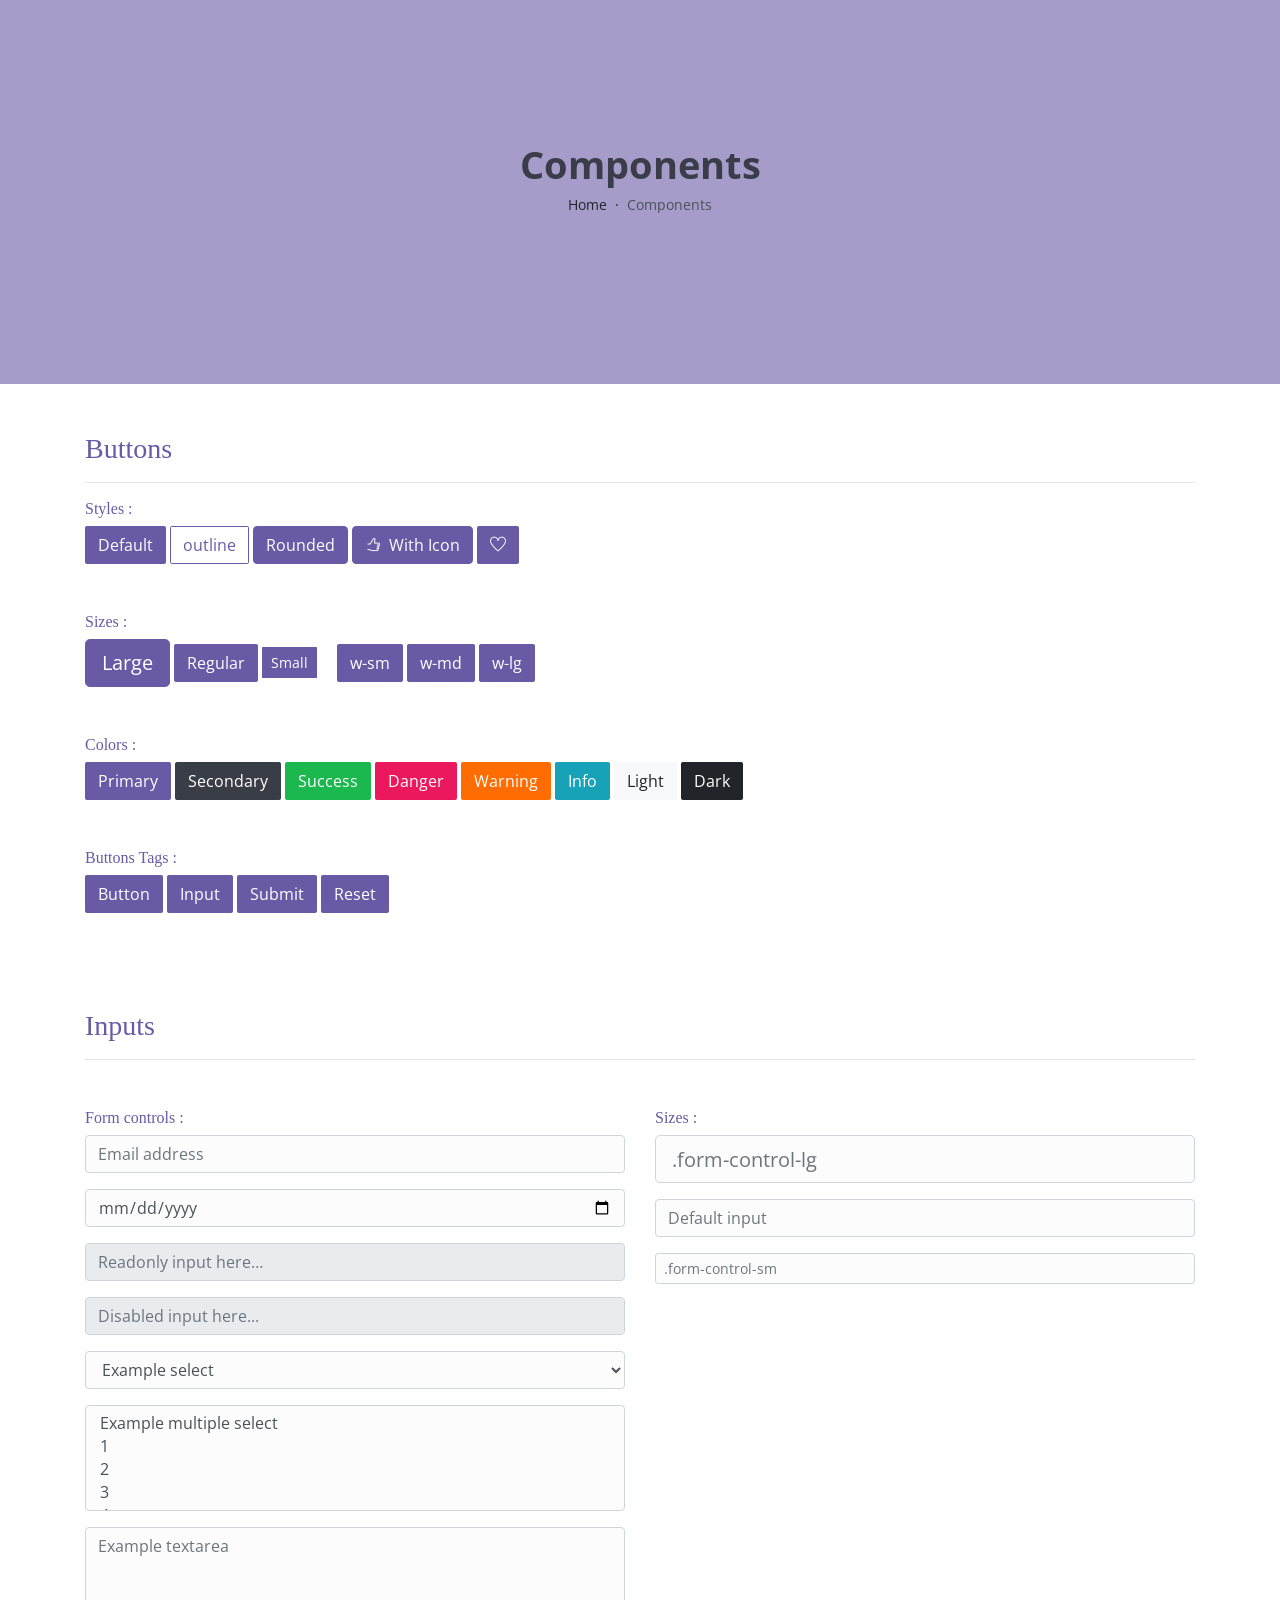
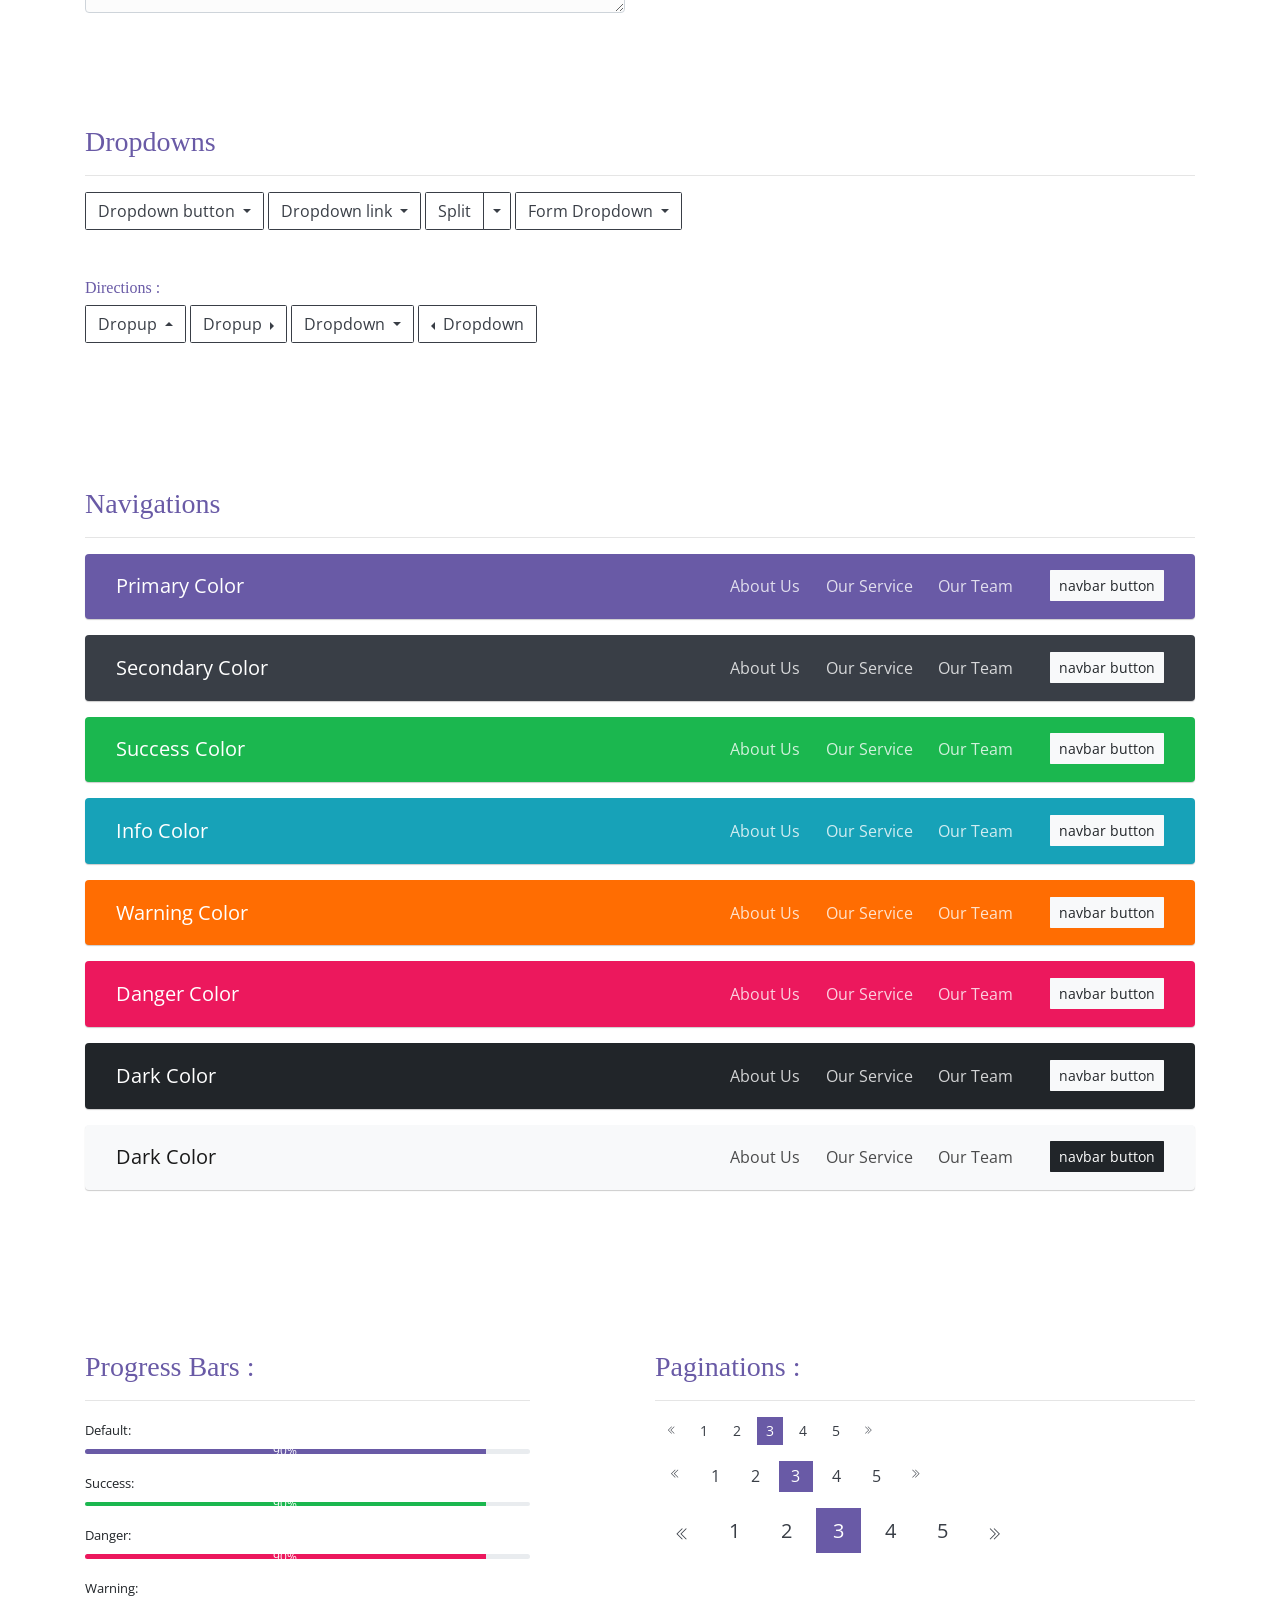
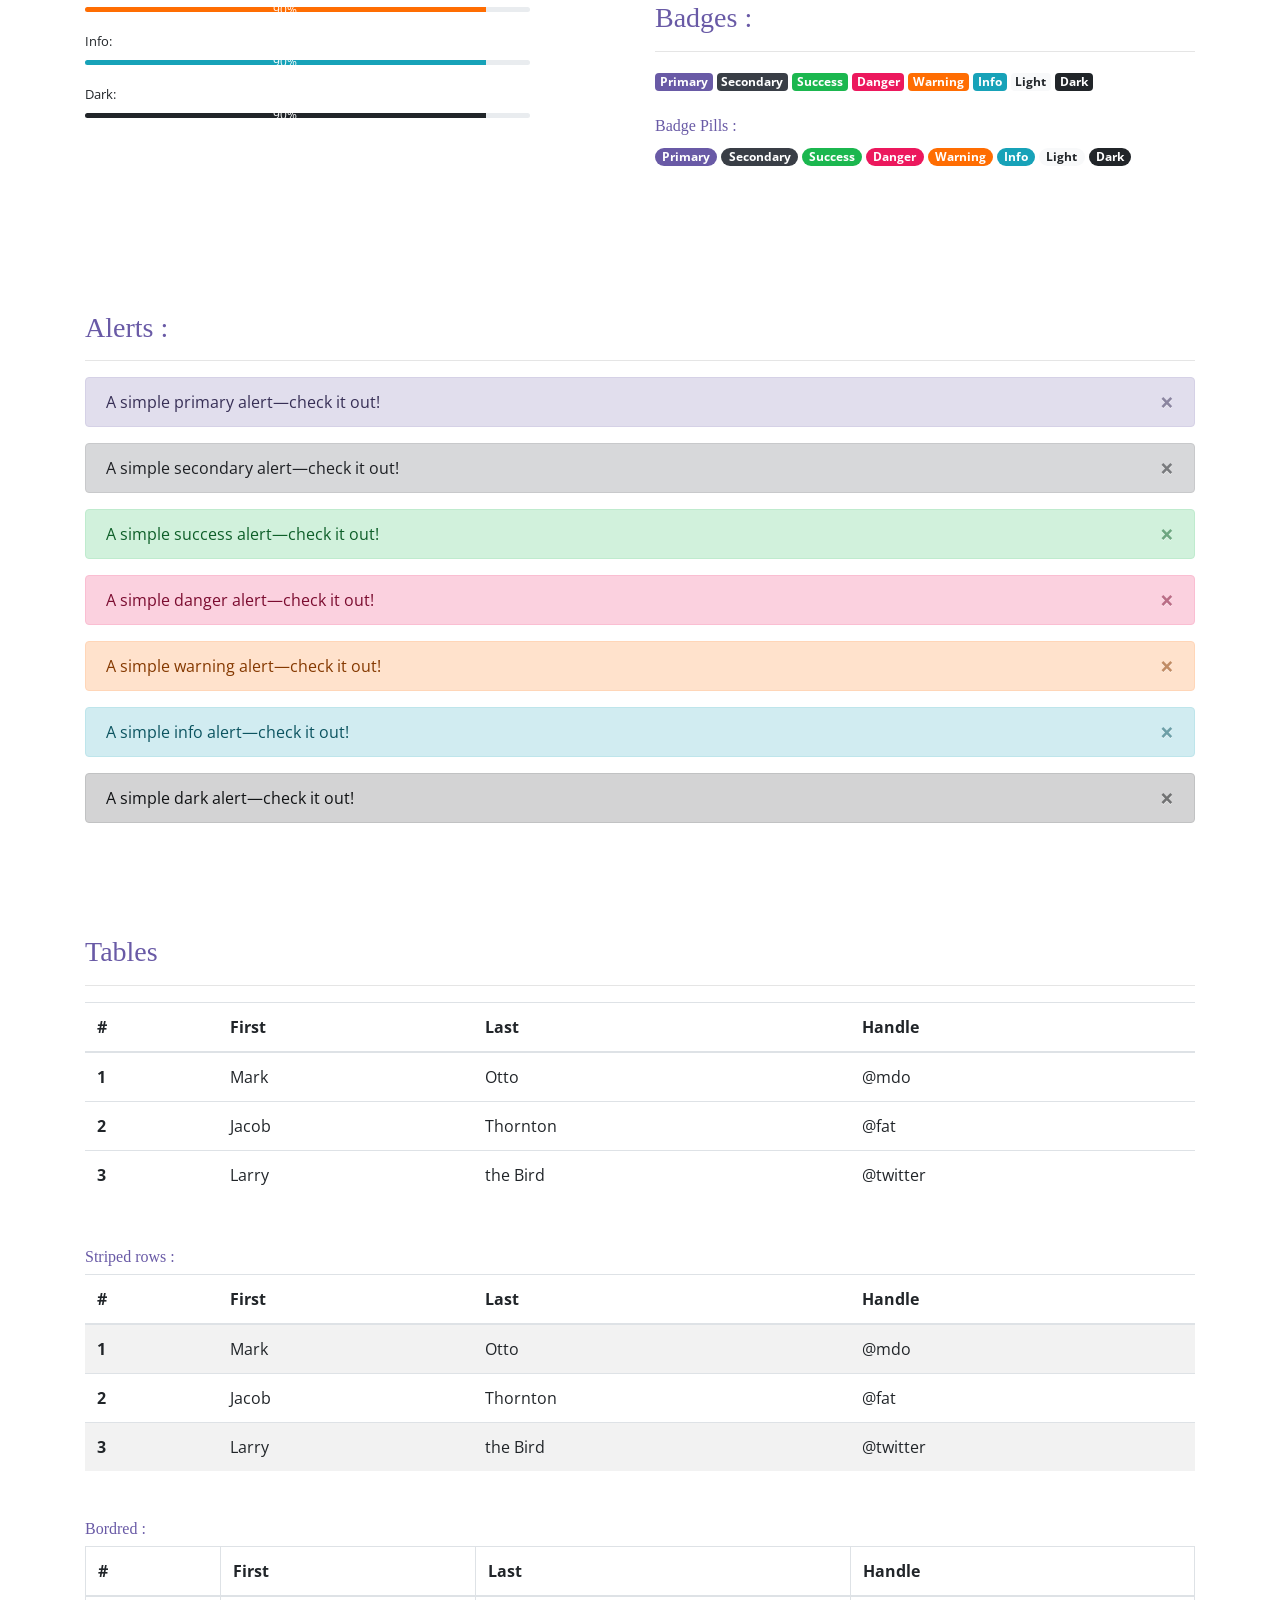
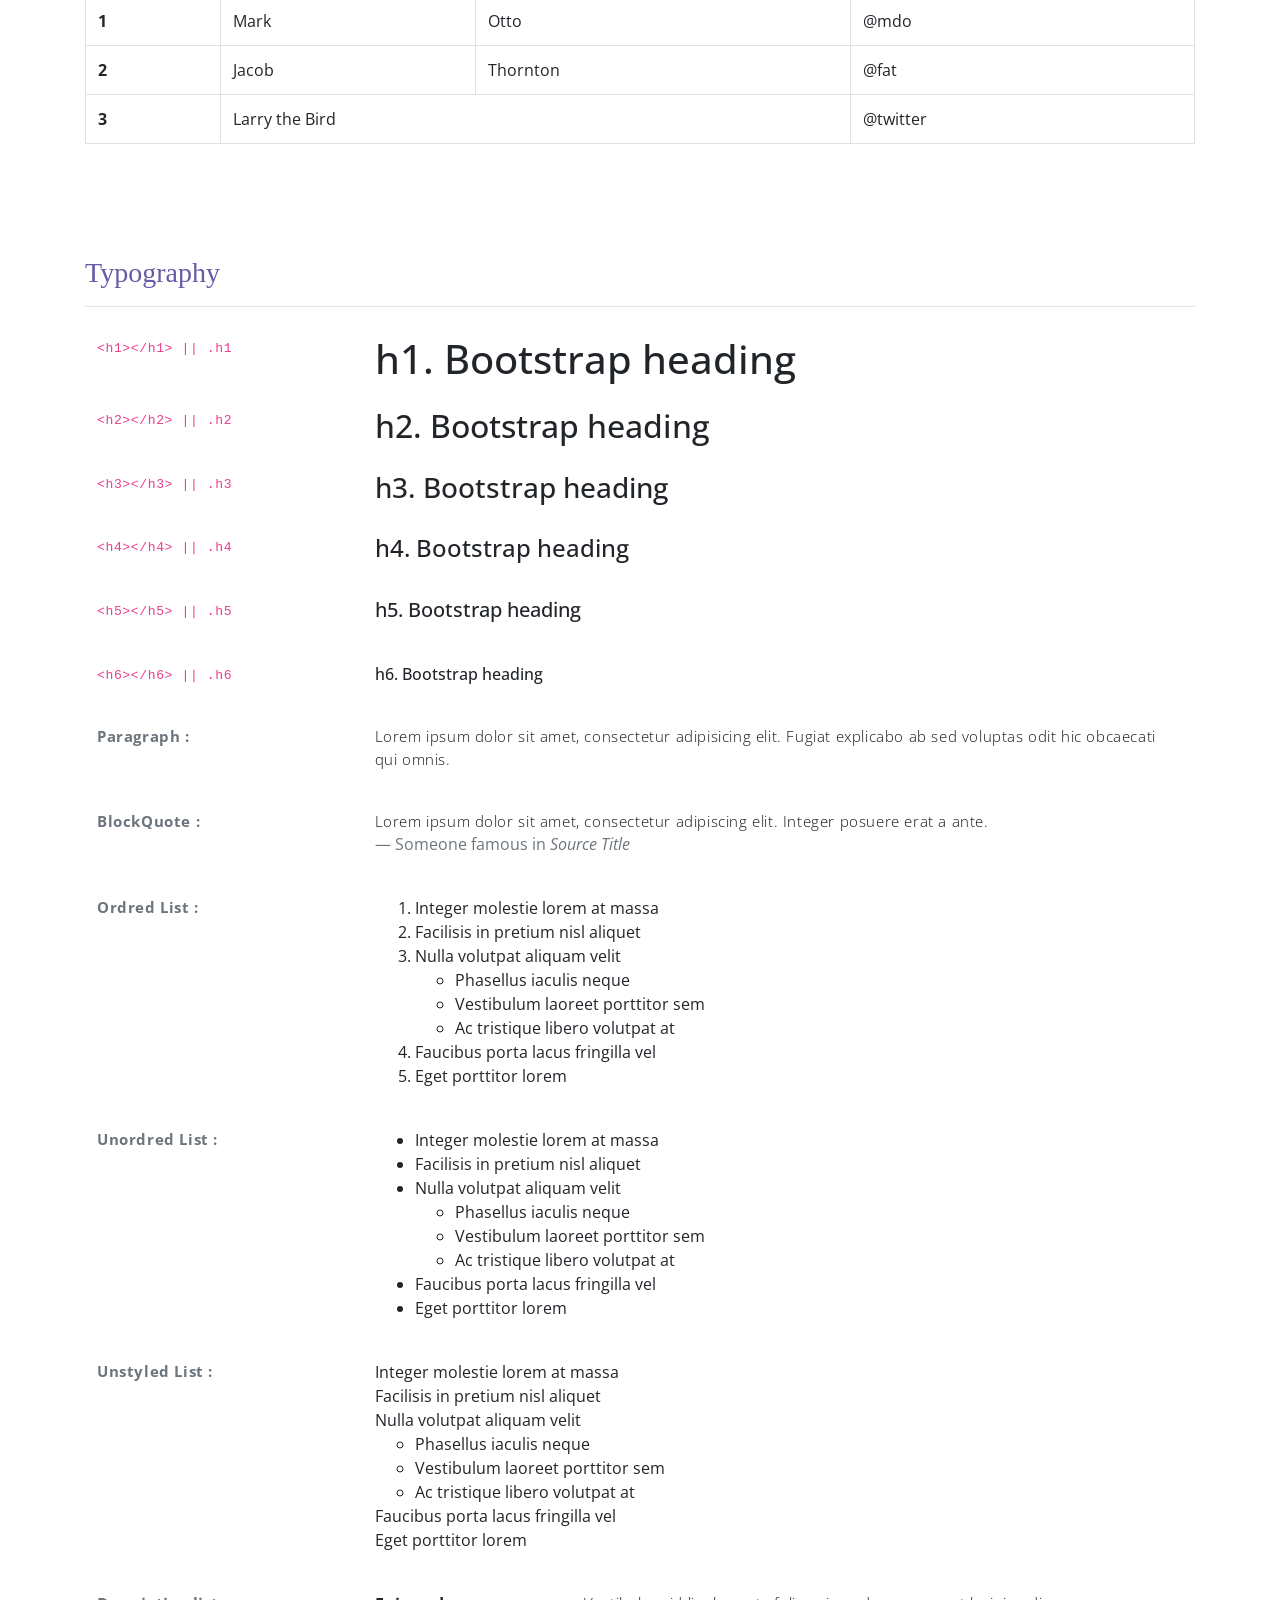
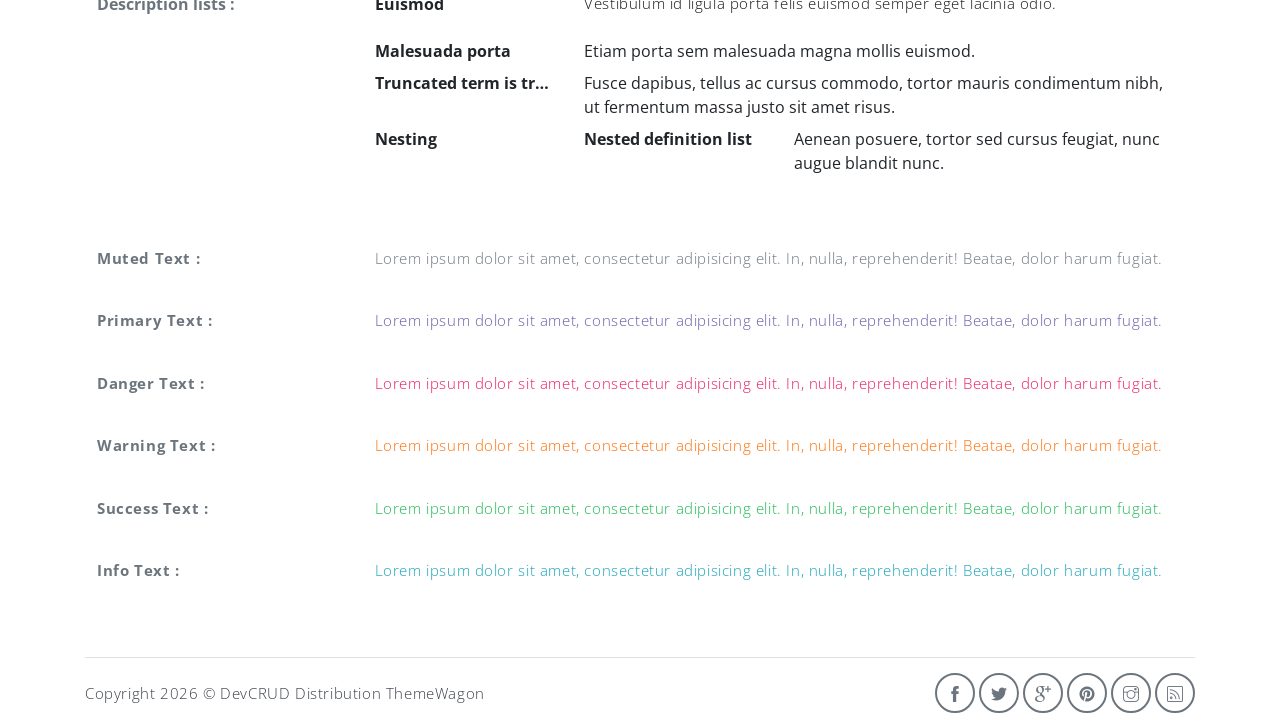
<file: components.html>
<!DOCTYPE html>
<html lang="en">

<head>
   <meta charset="utf-8">
   <meta name="viewport" content="width=device-width, initial-scale=1, shrink-to-fit=no">
   <meta name="description" content="Start your development with Meyawo landing page.">
   <meta name="author" content="Devcrud">
   <title>Meyawo Landing page | Components</title>
   <!-- font icons -->
   <link rel="stylesheet" href="assets/vendors/themify-icons/css/themify-icons.css">
   <!-- Bootstrap + Steller  -->
   <link rel="stylesheet" href="assets/css/meyawo.css">
</head>

<body>

   <!-- Page Header -->
   <header class="header header-mini">
      <div class="header-title">Components</div>
      <nav aria-label="breadcrumb">
         <ol class="breadcrumb">
            <li class="breadcrumb-item"><a href="/">Home</a></li>
            <li class="breadcrumb-item active" aria-current="page">Components</li>
         </ol>
      </nav>
   </header> <!-- End Of Page Header -->

   <!-- main content -->
   <div class="container">

      <!-- Buttons -->
      <h3 class="mt-5">Buttons</h3>
      <hr>
      <h6 class="section-secondary-title">Styles :</h6>
      <button class="btn btn-primary">Default</button>
      <button class="btn btn-outline-primary">outline</button>
      <button class="btn btn-primary rounded">Rounded</button>
      <button class="btn btn-primary rounded"><i class="ti-thumb-up pr-1"></i> With Icon</button>
      <button class="btn btn-primary circle"><i class="ti-heart"></i></button>

      <h6 class="section-secondary-title mt-5">Sizes :</h6>
      <button class="btn btn-primary btn-lg">Large</button>
      <button class="btn btn-primary ">Regular</button>
      <button class="btn btn-primary btn-sm">Small</button>
      <button class="btn btn-primary w-sm ml-3">w-sm</button>
      <button class="btn btn-primary w-md">w-md</button>
      <button class="btn btn-primary w-lg">w-lg</button>

      <h6 class="section-secondary-title mt-5">Colors :</h6>
      <button type="button" class="btn btn-primary">Primary</button>
      <button type="button" class="btn btn-secondary">Secondary</button>
      <button type="button" class="btn btn-success">Success</button>
      <button type="button" class="btn btn-danger">Danger</button>
      <button type="button" class="btn btn-warning">Warning</button>
      <button type="button" class="btn btn-info">Info</button>
      <button type="button" class="btn btn-light">Light</button>
      <button type="button" class="btn btn-dark">Dark</button>

      <h6 class="section-secondary-title mt-5">Buttons Tags :</h6>
      <button class="btn btn-primary" type="submit">Button</button>
      <input class="btn btn-primary" type="button" value="Input">
      <input class="btn btn-primary" type="submit" value="Submit">
      <input class="btn btn-primary" type="reset" value="Reset">

      <!-- devider -->
      <div class="py-5"></div>

      <!-- Inputs -->
      <h3>Inputs</h3>
      <hr>
      <div class="row mt-5">
         <div class="col-md-6">
            <h6 class="section-secondary-title">Form controls :</h6>
            <div class="form-group">
               <input type="email" class="form-control" id="exampleFormControlInput1" placeholder="Email address">
            </div>
            <div class="form-group">
               <input type="date" class="form-control" id="exampleFormControlInput1" placeholder="Date">
            </div>
            <div class="form-group">
               <input class="form-control" type="text" placeholder="Readonly input here…" readonly>
            </div>
            <div class="form-group">
               <input class="form-control" id="disabledInput" type="text" placeholder="Disabled input here..." disabled>
            </div>
            <div class="form-group">
               <select class="form-control" id="exampleFormControlSelect1">
                  <option>Example select</option>
                  <option>1</option>
                  <option>2</option>
                  <option>3</option>
                  <option>4</option>
                  <option>5</option>
               </select>
            </div>
            <div class="form-group">
               <select multiple class="form-control" id="exampleFormControlSelect2">
                  <option>Example multiple select</option>
                  <option>1</option>
                  <option>2</option>
                  <option>3</option>
                  <option>4</option>
                  <option>5</option>
               </select>
            </div>
            <div class="form-group">
               <textarea class="form-control" id="exampleFormControlTextarea1" rows="3"
                  placeholder="Example textarea"></textarea>
            </div>
         </div>
         <div class="col-md-6">
            <h6 class="section-secondary-title">Sizes :</h6>
            <div class="form-group">
               <input class="form-control form-control-lg" type="text" placeholder=".form-control-lg">
            </div>
            <div class="form-group">
               <input class="form-control" type="text" placeholder="Default input">
            </div>
            <div class="form-group">
               <input class="form-control form-control-sm" type="text" placeholder=".form-control-sm">
            </div>
         </div>
      </div> <!-- end of inputs -->

      <!-- devider -->
      <div class="py-5"></div>

      <!-- Dropdowns -->
      <h3 class="components-section-title font-weight-normal">Dropdowns</h3>
      <hr>
      <div class="dropdown d-inline-block">
         <button class="btn btn-outline-secondary dropdown-toggle" type="button" id="dropdownMenuButton"
            data-toggle="dropdown" aria-haspopup="true" aria-expanded="false">
            Dropdown button
         </button>
         <div class="dropdown-menu" aria-labelledby="dropdownMenuButton">
            <a class="dropdown-item" href="#">Action</a>
            <a class="dropdown-item" href="#">Another action</a>
            <a class="dropdown-item" href="#">Something else here</a>
         </div>
      </div>
      <div class="dropdown d-inline-block">
         <a class="btn btn-outline-secondary dropdown-toggle" href="#" role="button" id="dropdownMenuLink"
            data-toggle="dropdown" aria-haspopup="true" aria-expanded="false">
            Dropdown link
         </a>
         <div class="dropdown-menu" aria-labelledby="dropdownMenuLink">
            <a class="dropdown-item" href="#">Action</a>
            <a class="dropdown-item" href="#">Another action</a>
            <a class="dropdown-item" href="#">Something else here</a>
         </div>
      </div>
      <div class="btn-group">
         <button type="button" class="btn btn-outline-secondary">Split</button>
         <button type="button" class="btn btn-outline-secondary dropdown-toggle dropdown-toggle-split"
            data-toggle="dropdown" aria-haspopup="true" aria-expanded="false">
            <span class="sr-only">Toggle Dropdown</span>
         </button>
         <div class="dropdown-menu">
            <a class="dropdown-item" href="#">Action</a>
            <a class="dropdown-item" href="#">Another action</a>
            <a class="dropdown-item" href="#">Something else here</a>
            <div class="dropdown-divider"></div>
            <a class="dropdown-item" href="#">Separated link</a>
         </div>
      </div>
      <div class="btn-group">
         <button class="btn btn-outline-secondary dropdown-toggle" type="button" id="dropdownMenuButton"
            data-toggle="dropdown" aria-haspopup="true" aria-expanded="false">
            Form Dropdown
         </button>
         <div class="dropdown-menu form">
            <form class="px-4 py-3">
               <div class="form-group">
                  <input type="email" class="form-control" id="exampleDropdownFormEmail1"
                     placeholder="email@example.com">
               </div>
               <div class="form-group">
                  <input type="password" class="form-control" id="exampleDropdownFormPassword1" placeholder="Password">
               </div>
               <div class="form-check mb-3">
                  <input type="checkbox" class="form-check-input" id="dropdownCheck">
                  <label class="form-check-label" for="dropdownCheck">
                     Remember me
                  </label>
               </div>
               <button type="submit" class="btn btn-primary btn-block">Sign in</button>
            </form>
            <div class="dropdown-divider"></div>
            <a class="dropdown-item" href="#"><small>New around here? Sign up</small></a>
            <a class="dropdown-item" href="#"><small>Forgot password?</small></a>
         </div>
      </div>
      <h6 class="section-secondary-title mt-5">Directions :</h6>
      <div class="btn-group dropup">
         <button type="button" class="btn btn-outline-secondary dropdown-toggle" data-toggle="dropdown"
            aria-haspopup="true" aria-expanded="false">
            Dropup
         </button>
         <div class="dropdown-menu">
            <a class="dropdown-item" href="#">Action</a>
            <a class="dropdown-item" href="#">Another action</a>
            <a class="dropdown-item" href="#">Something else here</a>
            <div class="dropdown-divider"></div>
            <a class="dropdown-item" href="#">Separated link</a>
         </div>
      </div>
      <div class="btn-group dropright">
         <button type="button" class="btn btn-outline-secondary dropdown-toggle" data-toggle="dropdown"
            aria-haspopup="true" aria-expanded="false">
            Dropup
         </button>
         <div class="dropdown-menu">
            <a class="dropdown-item" href="#">Action</a>
            <a class="dropdown-item" href="#">Another action</a>
            <a class="dropdown-item" href="#">Something else here</a>
            <div class="dropdown-divider"></div>
            <a class="dropdown-item" href="#">Separated link</a>
         </div>
      </div>
      <div class="btn-group">
         <button type="button" class="btn btn-outline-secondary dropdown-toggle" data-toggle="dropdown"
            aria-haspopup="true" aria-expanded="false">
            Dropdown
         </button>
         <div class="dropdown-menu">
            <a class="dropdown-item" href="#">Action</a>
            <a class="dropdown-item" href="#">Another action</a>
            <a class="dropdown-item" href="#">Something else here</a>
            <div class="dropdown-divider"></div>
            <a class="dropdown-item" href="#">Separated link</a>
         </div>
      </div>
      <div class="btn-group dropleft">
         <button type="button" class="btn btn-outline-secondary dropdown-toggle" data-toggle="dropdown"
            aria-haspopup="true" aria-expanded="false">
            Dropdown
         </button>
         <div class="dropdown-menu">
            <a class="dropdown-item" href="#">Action</a>
            <a class="dropdown-item" href="#">Another action</a>
            <a class="dropdown-item" href="#">Something else here</a>
            <div class="dropdown-divider"></div>
            <a class="dropdown-item" href="#">Separated link</a>
         </div>
      </div> <!-- end of Dropdowns -->

      <!-- devider -->
      <div class="py-5"></div>

      <!-- navbars -->
      <h3 class="components-section-title font-weight-normal mt-5">Navigations</h3>
      <hr>
      <nav class="navbar navbar-expand-sm navbar-dark bg-primary rounded shadow mb-3">
         <div class="container">
            <a class="navbar-brand" href="#">Primary Color</a>
            <button class="navbar-toggler ml-auto" type="button" data-toggle="collapse"
               data-target="#navbarSupportedContent" aria-controls="navbarSupportedContent" aria-expanded="false"
               aria-label="Toggle navigation">
               <span class="navbar-toggler-icon"></span>
            </button>
            <div class="collapse navbar-collapse" id="navbarSupportedContent">
               <ul class="navbar-nav ml-auto">
                  <li class="nav-item">
                     <a class="nav-link" href="#about">About Us</a>
                  </li>
                  <li class="nav-item">
                     <a class="nav-link" href="#service">Our Service</a>
                  </li>
                  <li class="nav-item">
                     <a class="nav-link" href="#team">Our Team</a>
                  </li>
                  <li class="nav-item">
                     <a href="#book-table" class="ml-4 mt-1 btn btn-light btn-sm">navbar button</a>
                  </li>
               </ul>
            </div>
         </div>
      </nav>
      <nav class="navbar navbar-expand-sm navbar-dark bg-secondary rounded shadow mb-3">
         <div class="container">
            <a class="navbar-brand" href="#">Secondary Color</a>
            <button class="navbar-toggler ml-auto" type="button" data-toggle="collapse"
               data-target="#navbarSupportedContent" aria-controls="navbarSupportedContent" aria-expanded="false"
               aria-label="Toggle navigation">
               <span class="navbar-toggler-icon"></span>
            </button>
            <div class="collapse navbar-collapse" id="navbarSupportedContent">
               <ul class="navbar-nav ml-auto">
                  <li class="nav-item">
                     <a class="nav-link" href="#about">About Us</a>
                  </li>
                  <li class="nav-item">
                     <a class="nav-link" href="#service">Our Service</a>
                  </li>
                  <li class="nav-item">
                     <a class="nav-link" href="#team">Our Team</a>
                  </li>
                  <li class="nav-item">
                     <a href="#book-table" class="ml-4 mt-1 btn btn-light btn-sm">navbar button</a>
                  </li>
               </ul>
            </div>
         </div>
      </nav>
      <nav class="navbar navbar-expand-sm navbar-dark bg-success rounded shadow mb-3">
         <div class="container">
            <a class="navbar-brand" href="#">Success Color</a>
            <button class="navbar-toggler ml-auto" type="button" data-toggle="collapse"
               data-target="#navbarSupportedContent" aria-controls="navbarSupportedContent" aria-expanded="false"
               aria-label="Toggle navigation">
               <span class="navbar-toggler-icon"></span>
            </button>
            <div class="collapse navbar-collapse" id="navbarSupportedContent">
               <ul class="navbar-nav ml-auto">
                  <li class="nav-item">
                     <a class="nav-link" href="#about">About Us</a>
                  </li>
                  <li class="nav-item">
                     <a class="nav-link" href="#service">Our Service</a>
                  </li>
                  <li class="nav-item">
                     <a class="nav-link" href="#team">Our Team</a>
                  </li>
                  <li class="nav-item">
                     <a href="#book-table" class="ml-4 mt-1 btn btn-light btn-sm">navbar button</a>
                  </li>
               </ul>
            </div>
         </div>
      </nav>
      <nav class="navbar navbar-expand-sm navbar-dark bg-info rounded shadow mb-3">
         <div class="container">
            <a class="navbar-brand" href="#">Info Color</a>
            <button class="navbar-toggler ml-auto" type="button" data-toggle="collapse"
               data-target="#navbarSupportedContent" aria-controls="navbarSupportedContent" aria-expanded="false"
               aria-label="Toggle navigation">
               <span class="navbar-toggler-icon"></span>
            </button>
            <div class="collapse navbar-collapse" id="navbarSupportedContent">
               <ul class="navbar-nav ml-auto">
                  <li class="nav-item">
                     <a class="nav-link" href="#about">About Us</a>
                  </li>
                  <li class="nav-item">
                     <a class="nav-link" href="#service">Our Service</a>
                  </li>
                  <li class="nav-item">
                     <a class="nav-link" href="#team">Our Team</a>
                  </li>
                  <li class="nav-item">
                     <a href="#book-table" class="ml-4 mt-1 btn btn-light btn-sm">navbar button</a>
                  </li>
               </ul>
            </div>
         </div>
      </nav>
      <nav class="navbar navbar-expand-sm navbar-dark bg-warning rounded shadow mb-3">
         <div class="container">
            <a class="navbar-brand" href="#">Warning Color</a>
            <button class="navbar-toggler ml-auto" type="button" data-toggle="collapse"
               data-target="#navbarSupportedContent" aria-controls="navbarSupportedContent" aria-expanded="false"
               aria-label="Toggle navigation">
               <span class="navbar-toggler-icon"></span>
            </button>
            <div class="collapse navbar-collapse" id="navbarSupportedContent">
               <ul class="navbar-nav ml-auto">
                  <li class="nav-item">
                     <a class="nav-link" href="#about">About Us</a>
                  </li>
                  <li class="nav-item">
                     <a class="nav-link" href="#service">Our Service</a>
                  </li>
                  <li class="nav-item">
                     <a class="nav-link" href="#team">Our Team</a>
                  </li>
                  <li class="nav-item">
                     <a href="#book-table" class="ml-4 mt-1 btn btn-light btn-sm">navbar button</a>
                  </li>
               </ul>
            </div>
         </div>
      </nav>
      <nav class="navbar navbar-expand-sm navbar-dark bg-danger rounded shadow mb-3">
         <div class="container">
            <a class="navbar-brand" href="#">Danger Color</a>
            <button class="navbar-toggler ml-auto" type="button" data-toggle="collapse"
               data-target="#navbarSupportedContent" aria-controls="navbarSupportedContent" aria-expanded="false"
               aria-label="Toggle navigation">
               <span class="navbar-toggler-icon"></span>
            </button>
            <div class="collapse navbar-collapse" id="navbarSupportedContent">
               <ul class="navbar-nav ml-auto">
                  <li class="nav-item">
                     <a class="nav-link" href="#about">About Us</a>
                  </li>
                  <li class="nav-item">
                     <a class="nav-link" href="#service">Our Service</a>
                  </li>
                  <li class="nav-item">
                     <a class="nav-link" href="#team">Our Team</a>
                  </li>
                  <li class="nav-item">
                     <a href="#book-table" class="ml-4 mt-1 btn btn-light btn-sm">navbar button</a>
                  </li>
               </ul>
            </div>
         </div>
      </nav>
      <nav class="navbar navbar-expand-sm navbar-dark bg-dark rounded shadow mb-3">
         <div class="container">
            <a class="navbar-brand" href="#">Dark Color</a>
            <button class="navbar-toggler ml-auto" type="button" data-toggle="collapse"
               data-target="#navbarSupportedContent" aria-controls="navbarSupportedContent" aria-expanded="false"
               aria-label="Toggle navigation">
               <span class="navbar-toggler-icon"></span>
            </button>
            <div class="collapse navbar-collapse" id="navbarSupportedContent">
               <ul class="navbar-nav ml-auto">
                  <li class="nav-item">
                     <a class="nav-link" href="#about">About Us</a>
                  </li>
                  <li class="nav-item">
                     <a class="nav-link" href="#service">Our Service</a>
                  </li>
                  <li class="nav-item">
                     <a class="nav-link" href="#team">Our Team</a>
                  </li>
                  <li class="nav-item">
                     <a href="#book-table" class="ml-4 mt-1 btn btn-light btn-sm">navbar button</a>
                  </li>
               </ul>
            </div>
         </div>
      </nav>
      <nav class="navbar navbar-expand-sm navbar-light bg-light rounded shadow mb-3">
         <div class="container">
            <a class="navbar-brand" href="#">Dark Color</a>
            <button class="navbar-toggler ml-auto" type="button" data-toggle="collapse"
               data-target="#navbarSupportedContent" aria-controls="navbarSupportedContent" aria-expanded="false"
               aria-label="Toggle navigation">
               <span class="navbar-toggler-icon"></span>
            </button>
            <div class="collapse navbar-collapse" id="navbarSupportedContent">
               <ul class="navbar-nav ml-auto">
                  <li class="nav-item">
                     <a class="nav-link" href="#about">About Us</a>
                  </li>
                  <li class="nav-item">
                     <a class="nav-link" href="#service">Our Service</a>
                  </li>
                  <li class="nav-item">
                     <a class="nav-link" href="#team">Our Team</a>
                  </li>
                  <li class="nav-item">
                     <a href="#book-table" class="ml-4 mt-1 btn btn-dark btn-sm">navbar button</a>
                  </li>
               </ul>
            </div>
         </div>
      </nav>
      <!-- End of navbars -->

      <!-- devider -->
      <div class="py-5"></div>

      <!-- progress bars -->
      <div class="row justify-content-between">
         <div class="col-md-5">
            <h3 class="components-section-title font-weight-normal mt-5">Progress Bars :</h3>
            <hr>
            <small>Default: </small>
            <div class="progress mt-2 mb-3">
               <div class="progress-bar" role="progressbar" style="width: 90%" aria-valuenow="25" aria-valuemin="0"
                  aria-valuemax="100"><span>90%</span></div>
            </div>
            <small>Success:</small>
            <div class="progress mt-2 mb-3">
               <div class="progress-bar bg-success" role="progressbar" style="width: 90%" aria-valuenow="25"
                  aria-valuemin="0" aria-valuemax="100"><span>90%</span></div>
            </div>
            <small>Danger:</small>
            <div class="progress mt-2 mb-3">
               <div class="progress-bar bg-danger" role="progressbar" style="width: 90%" aria-valuenow="25"
                  aria-valuemin="0" aria-valuemax="100"><span>90%</span></div>
            </div>
            <small>Warning:</small>
            <div class="progress mt-2 mb-3">
               <div class="progress-bar bg-warning" role="progressbar" style="width: 90%" aria-valuenow="25"
                  aria-valuemin="0" aria-valuemax="100"><span>90%</span></div>
            </div>
            <small>Info:</small>
            <div class="progress mt-2 mb-3">
               <div class="progress-bar bg-info" role="progressbar" style="width: 90%" aria-valuenow="25"
                  aria-valuemin="0" aria-valuemax="100"><span>90%</span></div>
            </div>
            <small>Dark:</small>
            <div class="progress mt-2 mb-3">
               <div class="progress-bar bg-dark" role="progressbar" style="width: 90%" aria-valuenow="25"
                  aria-valuemin="0" aria-valuemax="100"><span>90%</span></div>
            </div>
         </div>
         <div class="col-md-6">
            <h3 class="components-section-title font-weight-normal mt-5">Paginations :</h3>
            <hr>
            <nav aria-label="Page navigation example">
               <ul class="pagination pagination-sm">
                  <li class="page-item"><a class="page-link" href="#"><i class="ti-angle-double-left"></i></a></li>
                  <li class="page-item"><a class="page-link" href="#">1</a></li>
                  <li class="page-item"><a class="page-link" href="#">2</a></li>
                  <li class="page-item active"><a class="page-link" href="#">3</a></li>
                  <li class="page-item"><a class="page-link" href="#">4</a></li>
                  <li class="page-item"><a class="page-link" href="#">5</a></li>
                  <li class="page-item"><a class="page-link" href="#"><i class="ti-angle-double-right"></i></a></li>
               </ul>
            </nav>
            <nav aria-label="Page navigation example">
               <ul class="pagination">
                  <li class="page-item"><a class="page-link" href="#"><i class="ti-angle-double-left"></i></a></li>
                  <li class="page-item"><a class="page-link" href="#">1</a></li>
                  <li class="page-item"><a class="page-link" href="#">2</a></li>
                  <li class="page-item active"><a class="page-link" href="#">3</a></li>
                  <li class="page-item"><a class="page-link" href="#">4</a></li>
                  <li class="page-item"><a class="page-link" href="#">5</a></li>
                  <li class="page-item"><a class="page-link" href="#"><i class="ti-angle-double-right"></i></a></li>
               </ul>
            </nav>
            <nav aria-label="Page navigation example">
               <ul class="pagination pagination-lg">
                  <li class="page-item"><a class="page-link" href="#"><i class="ti-angle-double-left"></i></a></li>
                  <li class="page-item"><a class="page-link" href="#">1</a></li>
                  <li class="page-item"><a class="page-link" href="#">2</a></li>
                  <li class="page-item active"><a class="page-link" href="#">3</a></li>
                  <li class="page-item"><a class="page-link" href="#">4</a></li>
                  <li class="page-item"><a class="page-link" href="#">5</a></li>
                  <li class="page-item"><a class="page-link" href="#"><i class="ti-angle-double-right"></i></a></li>
               </ul>
            </nav>

            <!-- Badges -->
            <h3 class="components-section-title font-weight-normal mt-5">Badges :</h3>
            <hr>
            <span class="badge badge-primary">Primary</span>
            <span class="badge badge-secondary">Secondary</span>
            <span class="badge badge-success">Success</span>
            <span class="badge badge-danger">Danger</span>
            <span class="badge badge-warning">Warning</span>
            <span class="badge badge-info">Info</span>
            <span class="badge badge-light">Light</span>
            <span class="badge badge-dark">Dark</span>
            <h6 class="section-secondary-title mt-4 mb-2">Badge Pills :</h6>
            <span class="badge badge-pill badge-primary">Primary</span>
            <span class="badge badge-pill badge-secondary">Secondary</span>
            <span class="badge badge-pill badge-success">Success</span>
            <span class="badge badge-pill badge-danger">Danger</span>
            <span class="badge badge-pill badge-warning">Warning</span>
            <span class="badge badge-pill badge-info">Info</span>
            <span class="badge badge-pill badge-light">Light</span>
            <span class="badge badge-pill badge-dark">Dark</span>
         </div>
      </div> <!-- End of Progress bars -->

      <!-- devider -->
      <div class="py-5"></div>

      <!-- Alerts -->
      <h3 class="components-section-title font-weight-normal mt-5">Alerts :</h3>
      <hr>
      <div class="alert alert-primary alert-dismissible fade show" role="alert">
         A simple primary alert—check it out!
         <button type="button" class="close" data-dismiss="alert" aria-label="Close">
            <span aria-hidden="true">&times;</span>
         </button>
      </div>
      <div class="alert alert-secondary alert-dismissible fade show" role="alert">
         A simple secondary alert—check it out!
         <button type="button" class="close" data-dismiss="alert" aria-label="Close">
            <span aria-hidden="true">&times;</span>
         </button>
      </div>
      <div class="alert alert-success alert-dismissible fade show" role="alert">
         A simple success alert—check it out!
         <button type="button" class="close" data-dismiss="alert" aria-label="Close">
            <span aria-hidden="true">&times;</span>
         </button>
      </div>
      <div class="alert alert-danger alert-dismissible fade show" role="alert">
         A simple danger alert—check it out!
         <button type="button" class="close" data-dismiss="alert" aria-label="Close">
            <span aria-hidden="true">&times;</span>
         </button>
      </div>
      <div class="alert alert-warning alert-dismissible fade show" role="alert">
         A simple warning alert—check it out!
         <button type="button" class="close" data-dismiss="alert" aria-label="Close">
            <span aria-hidden="true">&times;</span>
         </button>
      </div>
      <div class="alert alert-info alert-dismissible fade show" role="alert">
         A simple info alert—check it out!
         <button type="button" class="close" data-dismiss="alert" aria-label="Close">
            <span aria-hidden="true">&times;</span>
         </button>
      </div>
      <div class="alert alert-dark alert-dismissible fade show" role="alert">
         A simple dark alert—check it out!
         <button type="button" class="close" data-dismiss="alert" aria-label="Close">
            <span aria-hidden="true">&times;</span>
         </button>
      </div>
      <!-- end of alerts -->

      <!-- devider -->
      <div class="py-5"></div>

      <!-- tables -->
      <h3 class="components-section-title">Tables</h3>
      <hr>
      <table class="table">
         <thead>
            <tr>
               <th scope="col">#</th>
               <th scope="col">First</th>
               <th scope="col">Last</th>
               <th scope="col">Handle</th>
            </tr>
         </thead>
         <tbody>
            <tr>
               <th scope="row">1</th>
               <td>Mark</td>
               <td>Otto</td>
               <td>@mdo</td>
            </tr>
            <tr>
               <th scope="row">2</th>
               <td>Jacob</td>
               <td>Thornton</td>
               <td>@fat</td>
            </tr>
            <tr>
               <th scope="row">3</th>
               <td>Larry</td>
               <td>the Bird</td>
               <td>@twitter</td>
            </tr>
         </tbody>
      </table>

      <h6 class="section-secondary-title mt-5">Striped rows :</h6>
      <table class="table table-striped">
         <thead>
            <tr>
               <th scope="col">#</th>
               <th scope="col">First</th>
               <th scope="col">Last</th>
               <th scope="col">Handle</th>
            </tr>
         </thead>
         <tbody>
            <tr>
               <th scope="row">1</th>
               <td>Mark</td>
               <td>Otto</td>
               <td>@mdo</td>
            </tr>
            <tr>
               <th scope="row">2</th>
               <td>Jacob</td>
               <td>Thornton</td>
               <td>@fat</td>
            </tr>
            <tr>
               <th scope="row">3</th>
               <td>Larry</td>
               <td>the Bird</td>
               <td>@twitter</td>
            </tr>
         </tbody>
      </table>

      <h6 class="section-secondary-title mt-5">Bordred :</h6>
      <table class="table table-bordered">
         <thead>
            <tr>
               <th scope="col">#</th>
               <th scope="col">First</th>
               <th scope="col">Last</th>
               <th scope="col">Handle</th>
            </tr>
         </thead>
         <tbody>
            <tr>
               <th scope="row">1</th>
               <td>Mark</td>
               <td>Otto</td>
               <td>@mdo</td>
            </tr>
            <tr>
               <th scope="row">2</th>
               <td>Jacob</td>
               <td>Thornton</td>
               <td>@fat</td>
            </tr>
            <tr>
               <th scope="row">3</th>
               <td colspan="2">Larry the Bird</td>
               <td>@twitter</td>
            </tr>
         </tbody>
      </table>
      <!-- end of tables -->

      <!-- devider -->
      <div class="py-5"></div>

      <!-- typography -->
      <h3 class="components-section-title">Typography</h3>
      <hr>
      <table class="table table-borderless v-align-center">
         <tbody>
            <tr>
               <td>
                  <p><code class="highlighter-rouge">&lt;h1&gt;&lt;/h1&gt; || .h1</code></p>
               </td>
               <td class="w-75"><span class="h1">h1. Bootstrap heading</span></td>
            </tr>
            <tr>
               <td>
                  <p><code class="highlighter-rouge">&lt;h2&gt;&lt;/h2&gt; || .h2</code></p>
               </td>
               <td><span class="h2">h2. Bootstrap heading</span></td>
            </tr>
            <tr>
               <td>
                  <p><code class="highlighter-rouge">&lt;h3&gt;&lt;/h3&gt; || .h3</code></p>
               </td>
               <td><span class="h3">h3. Bootstrap heading</span></td>
            </tr>
            <tr>
               <td>
                  <p><code class="highlighter-rouge">&lt;h4&gt;&lt;/h4&gt; || .h4</code></p>
               </td>
               <td><span class="h4">h4. Bootstrap heading</span></td>
            </tr>
            <tr>
               <td>
                  <p><code class="highlighter-rouge">&lt;h5&gt;&lt;/h5&gt; || .h5</code></p>
               </td>
               <td><span class="h5">h5. Bootstrap heading</span></td>
            </tr>
            <tr>
               <td>
                  <p><code class="highlighter-rouge">&lt;h6&gt;&lt;/h6&gt; || .h6</code></p>
               </td>
               <td><span class="h6">h6. Bootstrap heading</span></td>
            </tr>
            <tr>
               <td>
                  <p class="font-weight-bold text-muted">Paragraph :</p>
               </td>
               <td>
                  <p>Lorem ipsum dolor sit amet, consectetur adipisicing elit. Fugiat explicabo ab sed voluptas odit hic
                     obcaecati qui omnis.</p>
               </td>
            </tr>
            <tr>
               <td>
                  <p class="font-weight-bold text-muted">BlockQuote :</p>
               </td>
               <td>
                  <blockquote class="blockquote">
                     <p class="mb-0">Lorem ipsum dolor sit amet, consectetur adipiscing elit. Integer posuere erat a
                        ante.</p>
                     <footer class="blockquote-footer">Someone famous in <cite title="Source Title">Source Title</cite>
                     </footer>
                  </blockquote>
               </td>
            </tr>

            <tr>
               <td>
                  <p class="font-weight-bold text-muted">Ordred List :</p>
               </td>
               <td>
                  <ol>
                     <li>Integer molestie lorem at massa</li>
                     <li>Facilisis in pretium nisl aliquet</li>
                     <li>Nulla volutpat aliquam velit
                        <ul>
                           <li>Phasellus iaculis neque</li>
                           <li>Vestibulum laoreet porttitor sem</li>
                           <li>Ac tristique libero volutpat at</li>
                        </ul>
                     </li>
                     <li>Faucibus porta lacus fringilla vel</li>
                     <li>Eget porttitor lorem</li>
                  </ol>
               </td>
            </tr>
            <tr>
               <td>
                  <p class="font-weight-bold text-muted">Unordred List :</p>
               </td>
               <td>
                  <ul>
                     <li>Integer molestie lorem at massa</li>
                     <li>Facilisis in pretium nisl aliquet</li>
                     <li>Nulla volutpat aliquam velit
                        <ul>
                           <li>Phasellus iaculis neque</li>
                           <li>Vestibulum laoreet porttitor sem</li>
                           <li>Ac tristique libero volutpat at</li>
                        </ul>
                     </li>
                     <li>Faucibus porta lacus fringilla vel</li>
                     <li>Eget porttitor lorem</li>
                  </ul>
               </td>
            </tr>
            <tr>
               <td>
                  <p class="font-weight-bold text-muted">Unstyled List :</p>
               </td>
               <td>
                  <ul class="list-unstyled">
                     <li>Integer molestie lorem at massa</li>
                     <li>Facilisis in pretium nisl aliquet</li>
                     <li>Nulla volutpat aliquam velit
                        <ul>
                           <li>Phasellus iaculis neque</li>
                           <li>Vestibulum laoreet porttitor sem</li>
                           <li>Ac tristique libero volutpat at</li>
                        </ul>
                     </li>
                     <li>Faucibus porta lacus fringilla vel</li>
                     <li>Eget porttitor lorem</li>
                  </ul>
               </td>
            </tr>
            <tr>
               <td class="font-weight-bold text-muted">Description lists : </td>
               <td>
                  <dl class="row">
                     <dt class="col-sm-3">Euismod</dt>
                     <dd class="col-sm-9">
                        <p>Vestibulum id ligula porta felis euismod semper eget lacinia odio.</p>
                     </dd>

                     <dt class="col-sm-3">Malesuada porta</dt>
                     <dd class="col-sm-9">Etiam porta sem malesuada magna mollis euismod.</dd>

                     <dt class="col-sm-3 text-truncate">Truncated term is truncated</dt>
                     <dd class="col-sm-9">Fusce dapibus, tellus ac cursus commodo, tortor mauris condimentum nibh, ut
                        fermentum massa justo sit amet risus.</dd>

                     <dt class="col-sm-3">Nesting</dt>
                     <dd class="col-sm-9">
                        <dl class="row">
                           <dt class="col-sm-4">Nested definition list</dt>
                           <dd class="col-sm-8">Aenean posuere, tortor sed cursus feugiat, nunc augue blandit nunc.</dd>
                        </dl>
                     </dd>
                  </dl>
               </td>
            </tr>
            <tr>
               <td>
                  <p class="font-weight-bold text-muted">Muted Text :</p>
               </td>
               <td>
                  <p class="text-muted">Lorem ipsum dolor sit amet, consectetur adipisicing elit. In, nulla,
                     reprehenderit! Beatae, dolor harum fugiat.</p>
               </td>
            </tr>
            <tr>
               <td>
                  <p class="font-weight-bold text-muted">Primary Text :</p>
               </td>
               <td>
                  <p class="text-primary">Lorem ipsum dolor sit amet, consectetur adipisicing elit. In, nulla,
                     reprehenderit! Beatae, dolor harum fugiat.</p>
               </td>
            </tr>
            <tr>
               <td>
                  <p class="font-weight-bold text-muted">Danger Text :</p>
               </td>
               <td>
                  <p class="text-danger">Lorem ipsum dolor sit amet, consectetur adipisicing elit. In, nulla,
                     reprehenderit! Beatae, dolor harum fugiat.</p>
               </td>
            </tr>
            <tr>
               <td>
                  <p class="font-weight-bold text-muted">Warning Text :</p>
               </td>
               <td>
                  <p class="text-warning">Lorem ipsum dolor sit amet, consectetur adipisicing elit. In, nulla,
                     reprehenderit! Beatae, dolor harum fugiat.</p>
               </td>
            </tr>
            <tr>
               <td>
                  <p class="font-weight-bold text-muted">Success Text :</p>
               </td>
               <td>
                  <p class="text-success">Lorem ipsum dolor sit amet, consectetur adipisicing elit. In, nulla,
                     reprehenderit! Beatae, dolor harum fugiat.</p>
               </td>
            </tr>
            <tr>
               <td>
                  <p class="font-weight-bold text-muted">Info Text :</p>
               </td>
               <td>
                  <p class="text-info">Lorem ipsum dolor sit amet, consectetur adipisicing elit. In, nulla,
                     reprehenderit! Beatae, dolor harum fugiat.</p>
               </td>
            </tr>
         </tbody>
      </table>
   </div>
   <!-- end of typography -->

   <!-- footer -->
   <div class="container mt-5">
      <footer class="footer">
         <p class="mb-0">Copyright
            <script>document.write(new Date().getFullYear())</script> &copy; <a
               href="http://www.devcrud.com">DevCRUD</a> Distribution <a href="https://themewagon.com">ThemeWagon</a>
         </p>
         <div class="social-links text-right m-auto ml-sm-auto">
            <a href="javascript:void(0)" class="link"><i class="ti-facebook"></i></a>
            <a href="javascript:void(0)" class="link"><i class="ti-twitter-alt"></i></a>
            <a href="javascript:void(0)" class="link"><i class="ti-google"></i></a>
            <a href="javascript:void(0)" class="link"><i class="ti-pinterest-alt"></i></a>
            <a href="javascript:void(0)" class="link"><i class="ti-instagram"></i></a>
            <a href="javascript:void(0)" class="link"><i class="ti-rss"></i></a>
         </div>
      </footer>
   </div> <!-- end of page footer -->

   <!-- core  -->
   <script src="assets/vendors/jquery/jquery-3.4.1.js"></script>
   <script src="assets/vendors/bootstrap/bootstrap.bundle.js"></script>

</body>

</html>
</file>
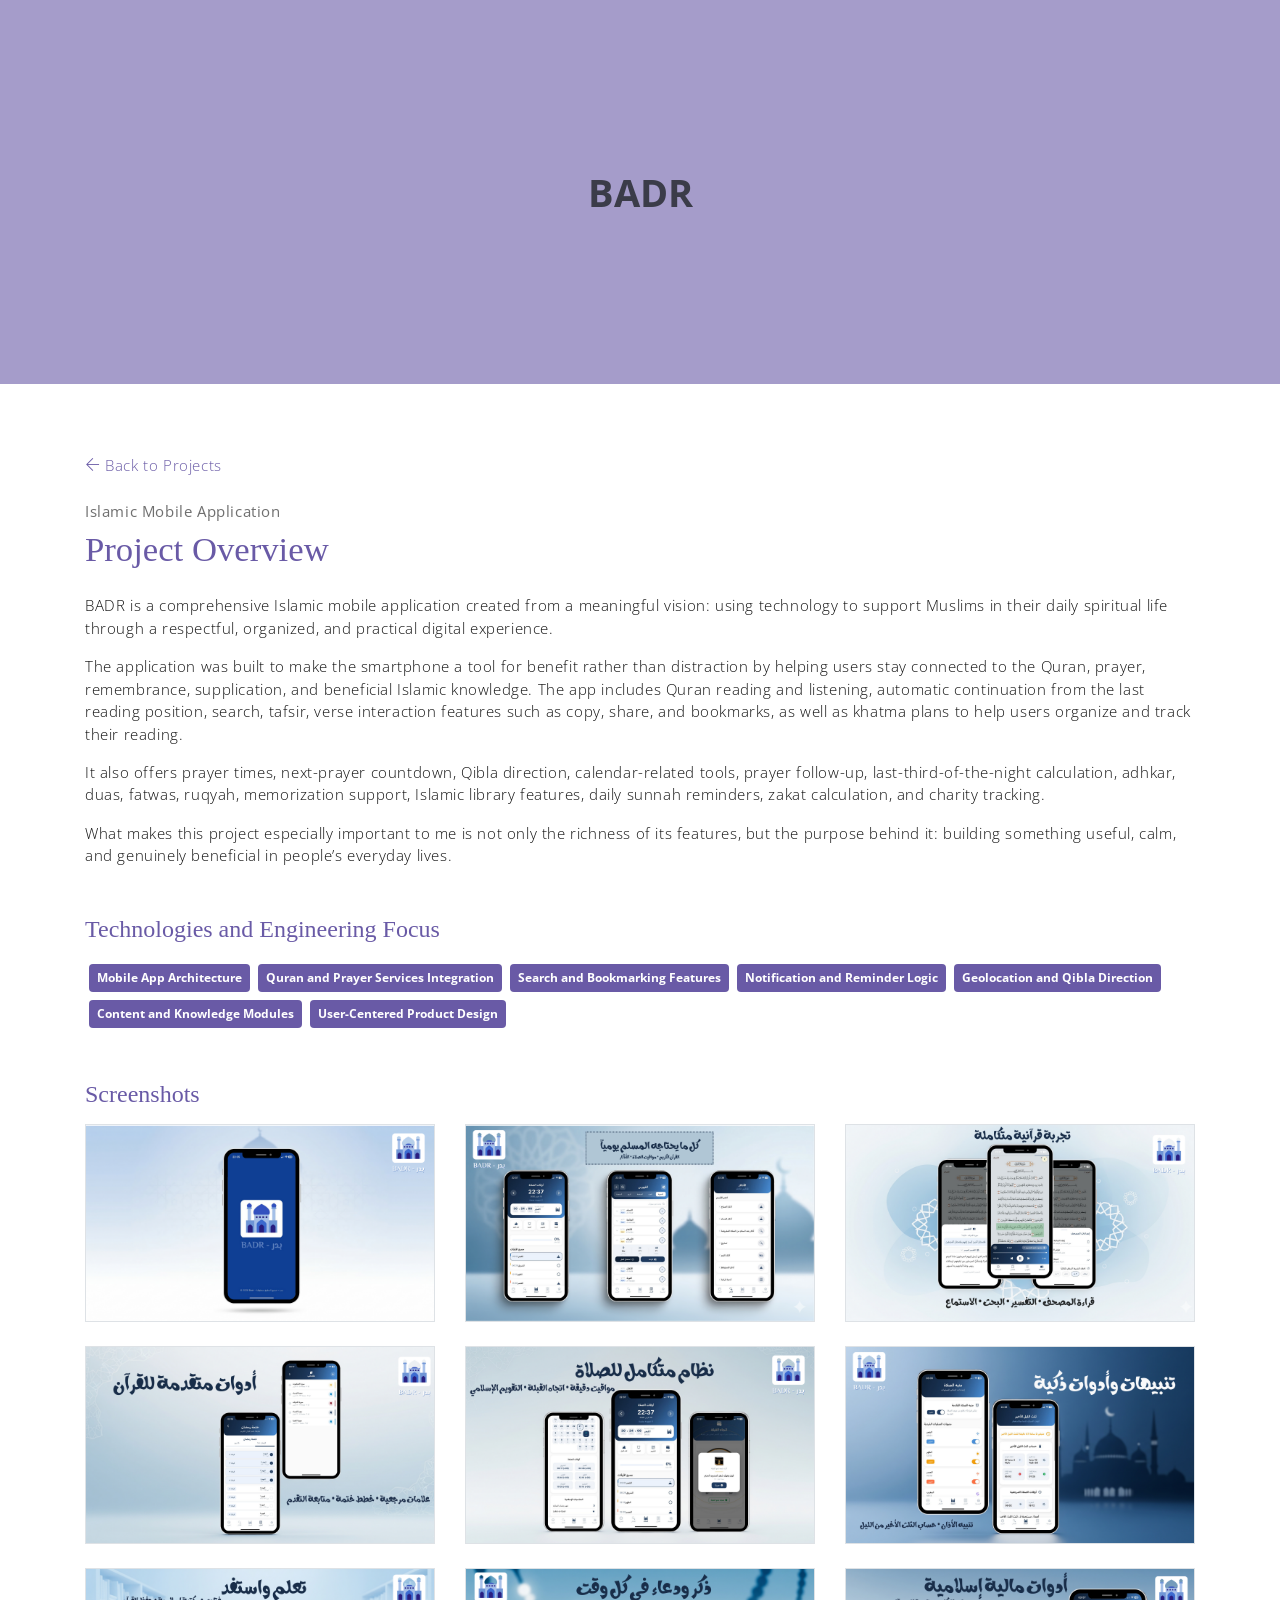
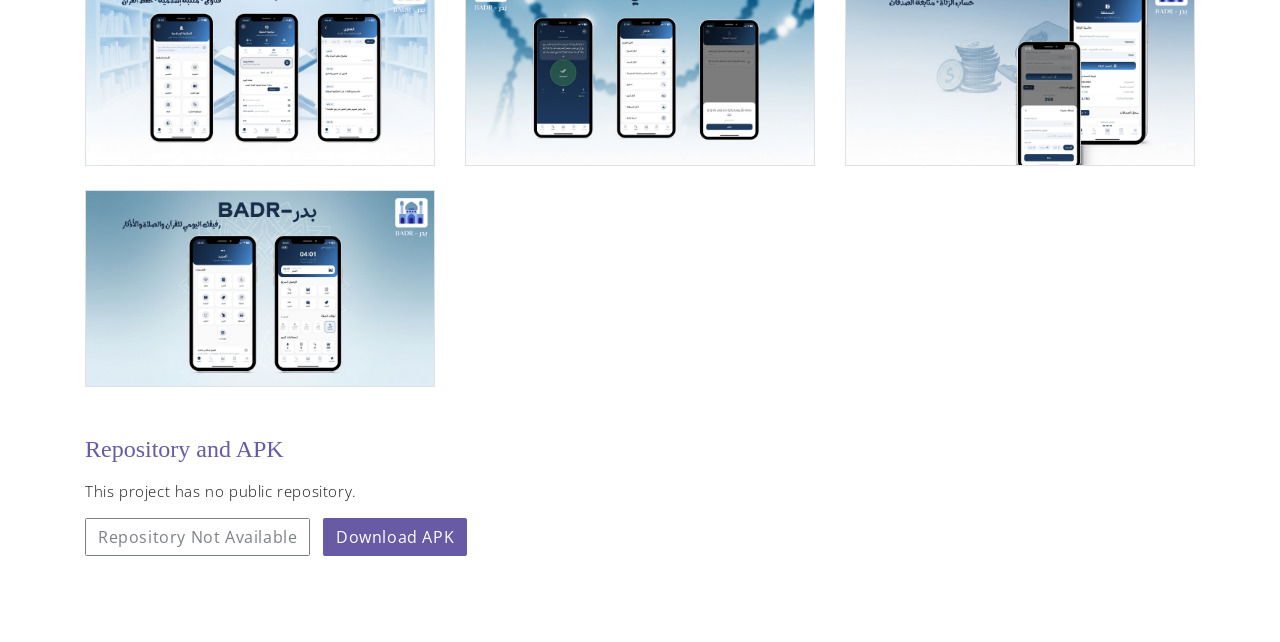
<file: project-badr-app.html>
<!DOCTYPE html>
<html lang="en">

<head>
    <meta charset="utf-8">
    <meta name="viewport" content="width=device-width, initial-scale=1, shrink-to-fit=no">
    <meta name="description" content="BADR project details - Islamic mobile application.">
    <meta name="author" content="Badreddine Sbai">
    <title>BADR | Project Details</title>
    <link rel="stylesheet" href="assets/vendors/themify-icons/css/themify-icons.css">
    <link rel="stylesheet" href="assets/css/meyawo.css">
</head>

<body>
    <header class="header header-mini">
        <div class="header-title text-center">BADR</div>
    </header>

    <section class="section">
        <div class="container">
            <p class="mb-4"><a href="index.html#portfolio"><i class="ti-arrow-left"></i> Back to Projects</a></p>

            <p class="section-subtitle">Islamic Mobile Application</p>
            <h2 class="section-title mb-4">Project Overview</h2>

            <p>BADR is a comprehensive Islamic mobile application created from a meaningful vision: using technology to support Muslims in their daily spiritual life through a respectful, organized, and practical digital experience.</p>

            <p>The application was built to make the smartphone a tool for benefit rather than distraction by helping users stay connected to the Quran, prayer, remembrance, supplication, and beneficial Islamic knowledge. The app includes Quran reading and listening, automatic continuation from the last reading position, search, tafsir, verse interaction features such as copy, share, and bookmarks, as well as khatma plans to help users organize and track their reading.</p>

            <p>It also offers prayer times, next-prayer countdown, Qibla direction, calendar-related tools, prayer follow-up, last-third-of-the-night calculation, adhkar, duas, fatwas, ruqyah, memorization support, Islamic library features, daily sunnah reminders, zakat calculation, and charity tracking.</p>

            <p>What makes this project especially important to me is not only the richness of its features, but the purpose behind it: building something useful, calm, and genuinely beneficial in people’s everyday lives.</p>

            <h4 class="mt-5 mb-3">Technologies and Engineering Focus</h4>
            <div class="d-flex flex-wrap mb-4">
                <span class="badge badge-primary p-2 m-1">Mobile App Architecture</span>
                <span class="badge badge-primary p-2 m-1">Quran and Prayer Services Integration</span>
                <span class="badge badge-primary p-2 m-1">Search and Bookmarking Features</span>
                <span class="badge badge-primary p-2 m-1">Notification and Reminder Logic</span>
                <span class="badge badge-primary p-2 m-1">Geolocation and Qibla Direction</span>
                <span class="badge badge-primary p-2 m-1">Content and Knowledge Modules</span>
                <span class="badge badge-primary p-2 m-1">User-Centered Product Design</span>
            </div>

            <h4 class="mt-5 mb-3">Screenshots</h4>
            <div class="row">
                <div class="col-md-4 mb-4">
                    <a href="assets/imgs/Badr/1.png" target="_blank" rel="noopener noreferrer">
                        <img src="assets/imgs/Badr/1.png" class="img-fluid w-100 border" alt="BADR screenshot 1">
                    </a>
                </div>
                <div class="col-md-4 mb-4">
                    <a href="assets/imgs/Badr/2.png" target="_blank" rel="noopener noreferrer">
                        <img src="assets/imgs/Badr/2.png" class="img-fluid w-100 border" alt="BADR screenshot 2">
                    </a>
                </div>
                <div class="col-md-4 mb-4">
                    <a href="assets/imgs/Badr/3.png" target="_blank" rel="noopener noreferrer">
                        <img src="assets/imgs/Badr/3.png" class="img-fluid w-100 border" alt="BADR screenshot 3">
                    </a>
                </div>
                <div class="col-md-4 mb-4">
                    <a href="assets/imgs/Badr/4.png" target="_blank" rel="noopener noreferrer">
                        <img src="assets/imgs/Badr/4.png" class="img-fluid w-100 border" alt="BADR screenshot 4">
                    </a>
                </div>
                <div class="col-md-4 mb-4">
                    <a href="assets/imgs/Badr/5.png" target="_blank" rel="noopener noreferrer">
                        <img src="assets/imgs/Badr/5.png" class="img-fluid w-100 border" alt="BADR screenshot 5">
                    </a>
                </div>
                <div class="col-md-4 mb-4">
                    <a href="assets/imgs/Badr/6.png" target="_blank" rel="noopener noreferrer">
                        <img src="assets/imgs/Badr/6.png" class="img-fluid w-100 border" alt="BADR screenshot 6">
                    </a>
                </div>
                <div class="col-md-4 mb-4">
                    <a href="assets/imgs/Badr/7.png" target="_blank" rel="noopener noreferrer">
                        <img src="assets/imgs/Badr/7.png" class="img-fluid w-100 border" alt="BADR screenshot 7">
                    </a>
                </div>
                <div class="col-md-4 mb-4">
                    <a href="assets/imgs/Badr/8.png" target="_blank" rel="noopener noreferrer">
                        <img src="assets/imgs/Badr/8.png" class="img-fluid w-100 border" alt="BADR screenshot 8">
                    </a>
                </div>
                <div class="col-md-4 mb-4">
                    <a href="assets/imgs/Badr/9.png" target="_blank" rel="noopener noreferrer">
                        <img src="assets/imgs/Badr/9.png" class="img-fluid w-100 border" alt="BADR screenshot 9">
                    </a>
                </div>
                <div class="col-md-4 mb-4">
                    <a href="assets/imgs/Badr/10.png" target="_blank" rel="noopener noreferrer">
                        <img src="assets/imgs/Badr/10.png" class="img-fluid w-100 border" alt="BADR screenshot 10">
                    </a>
                </div>
            </div>

            <h4 class="mt-4 mb-3">Repository and APK</h4>
            <p>This project has no public repository.</p>
            <p><a class="btn btn-outline-secondary mr-2 disabled" href="#" aria-disabled="true">Repository Not Available</a>
            <a class="btn btn-primary" href="https://expo.dev/accounts/pedrox_sb/projects/islamic-app/builds/ff258386-811e-4965-9553-64f962e4f18a "target="_blank" rel="noopener noreferrer" download>Download APK</a></p>
        </div>
    </section>

    <script src="assets/vendors/jquery/jquery-3.4.1.js"></script>
    <script src="assets/vendors/bootstrap/bootstrap.bundle.js"></script>
</body>

</html>
</file>
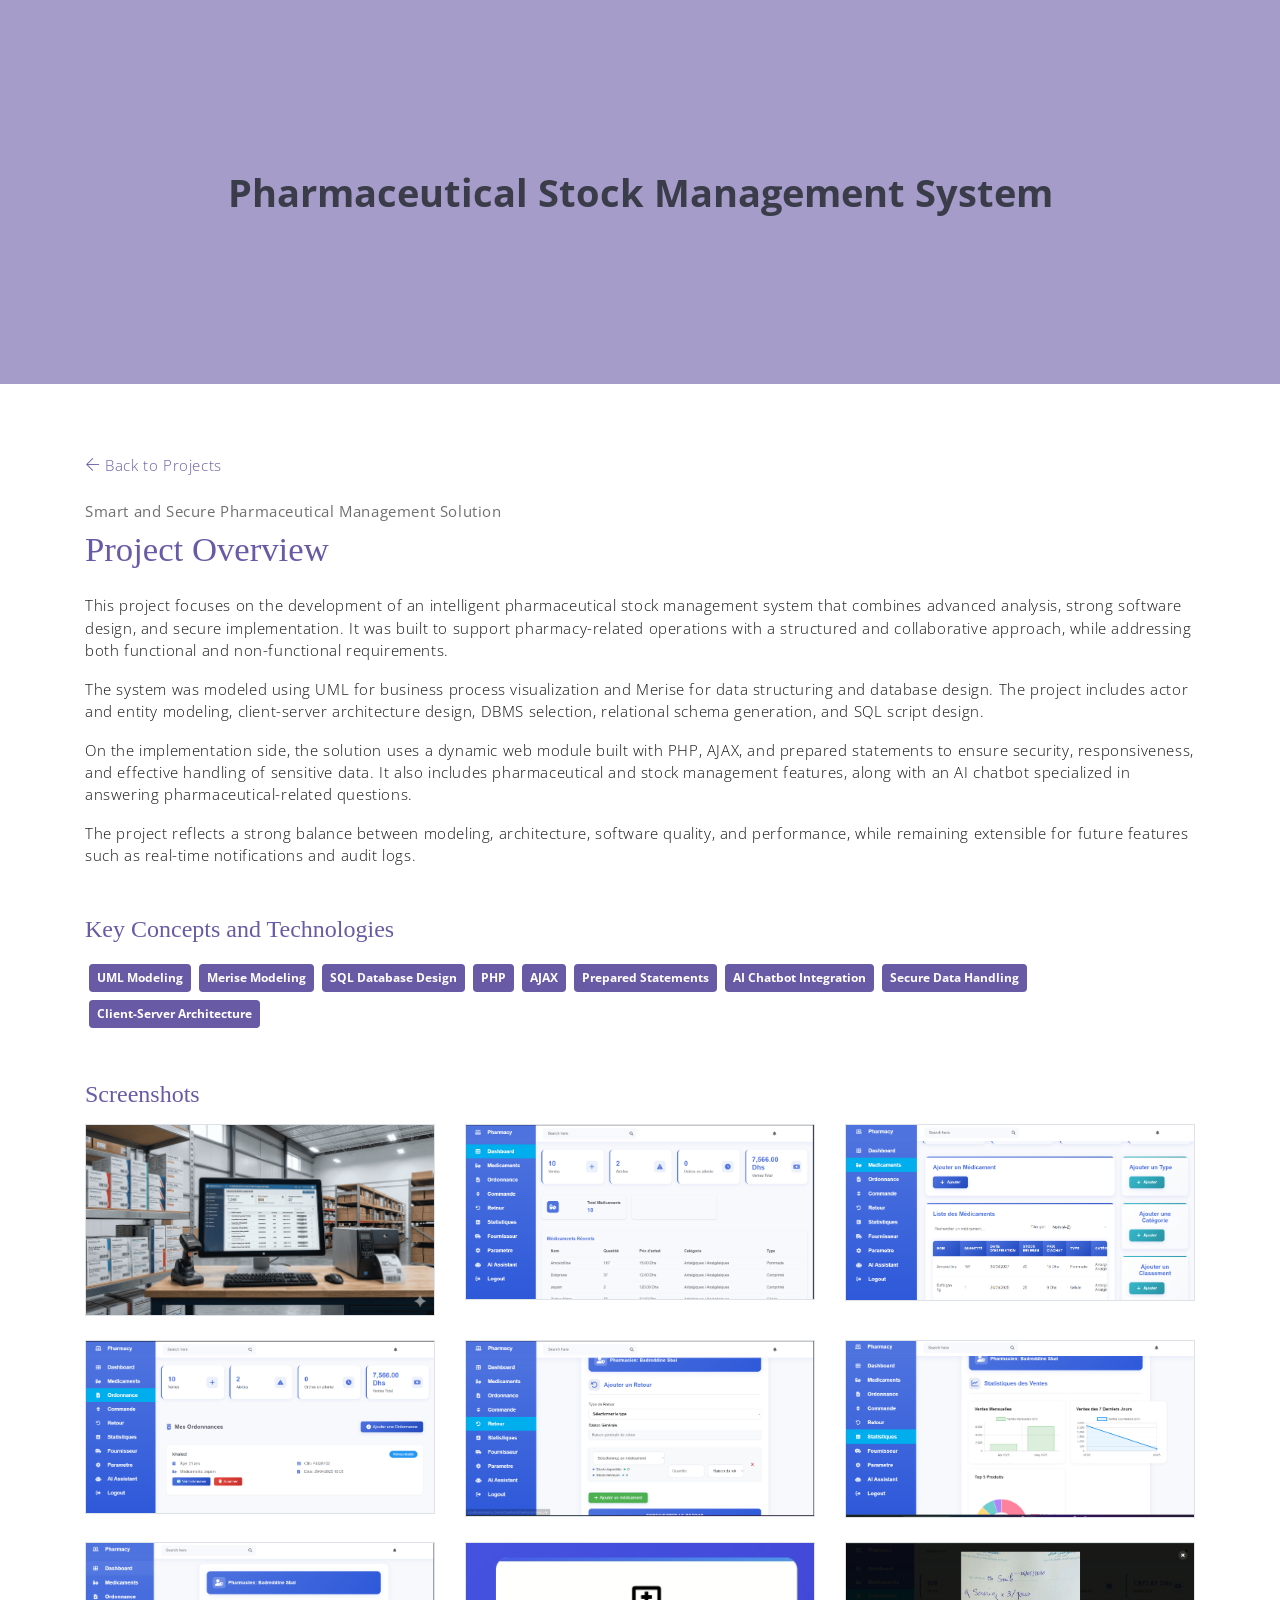
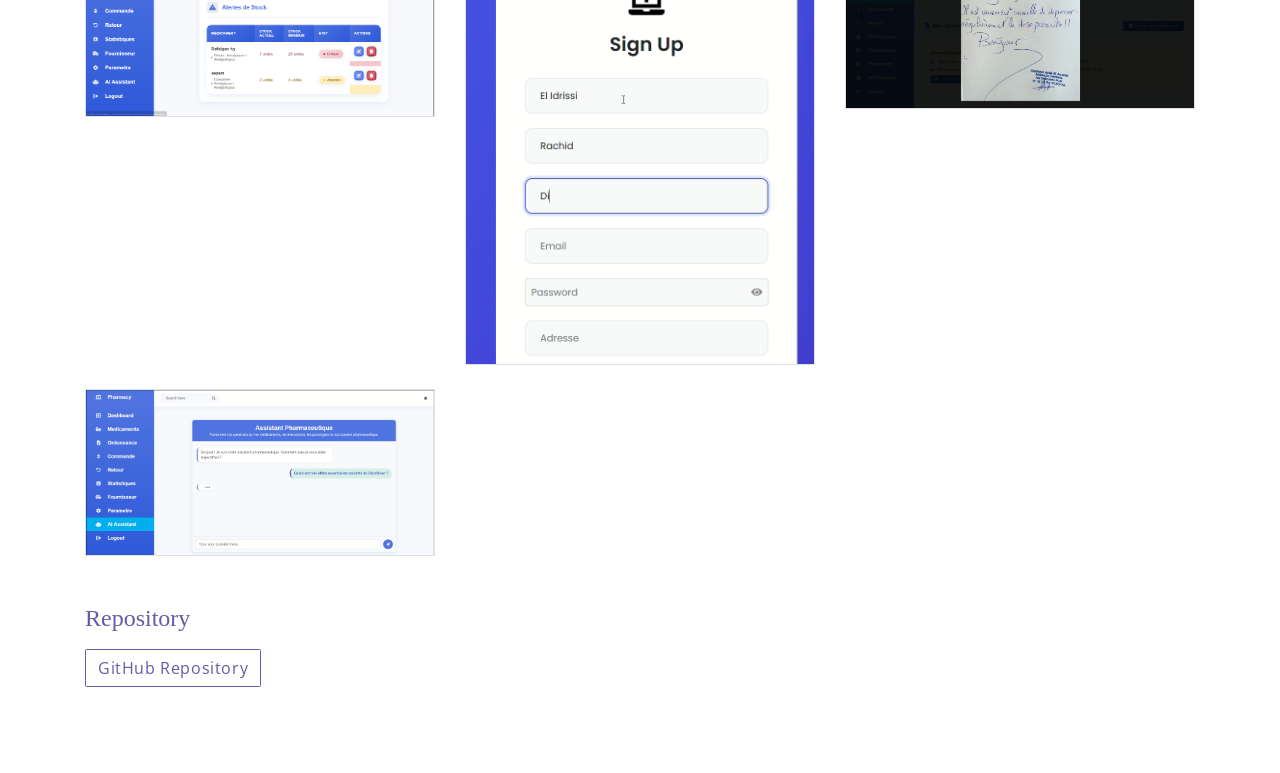
<file: project-pharmaceutical-system.html>
<!DOCTYPE html>
<html lang="en">

<head>
    <meta charset="utf-8">
    <meta name="viewport" content="width=device-width, initial-scale=1, shrink-to-fit=no">
    <meta name="description" content="Pharmaceutical stock management system project details.">
    <meta name="author" content="Badreddine Sbai">
    <title>Pharmaceutical Stock Management System | Project Details</title>
    <link rel="stylesheet" href="assets/vendors/themify-icons/css/themify-icons.css">
    <link rel="stylesheet" href="assets/css/meyawo.css">
</head>

<body>
    <header class="header header-mini">
        <div class="header-title text-center">Pharmaceutical Stock Management System</div>
    </header>

    <section class="section">
        <div class="container">
            <p class="mb-4"><a href="index.html#portfolio"><i class="ti-arrow-left"></i> Back to Projects</a></p>

            <p class="section-subtitle">Smart and Secure Pharmaceutical Management Solution</p>
            <h2 class="section-title mb-4">Project Overview</h2>

            <p>This project focuses on the development of an intelligent pharmaceutical stock management system that combines advanced analysis, strong software design, and secure implementation. It was built to support pharmacy-related operations with a structured and collaborative approach, while addressing both functional and non-functional requirements.</p>

            <p>The system was modeled using UML for business process visualization and Merise for data structuring and database design. The project includes actor and entity modeling, client-server architecture design, DBMS selection, relational schema generation, and SQL script design.</p>

            <p>On the implementation side, the solution uses a dynamic web module built with PHP, AJAX, and prepared statements to ensure security, responsiveness, and effective handling of sensitive data. It also includes pharmaceutical and stock management features, along with an AI chatbot specialized in answering pharmaceutical-related questions.</p>

            <p>The project reflects a strong balance between modeling, architecture, software quality, and performance, while remaining extensible for future features such as real-time notifications and audit logs.</p>

            <h4 class="mt-5 mb-3">Key Concepts and Technologies</h4>
            <div class="d-flex flex-wrap mb-4">
                <span class="badge badge-primary p-2 m-1">UML Modeling</span>
                <span class="badge badge-primary p-2 m-1">Merise Modeling</span>
                <span class="badge badge-primary p-2 m-1">SQL Database Design</span>
                <span class="badge badge-primary p-2 m-1">PHP</span>
                <span class="badge badge-primary p-2 m-1">AJAX</span>
                <span class="badge badge-primary p-2 m-1">Prepared Statements</span>
                <span class="badge badge-primary p-2 m-1">AI Chatbot Integration</span>
                <span class="badge badge-primary p-2 m-1">Secure Data Handling</span>
                <span class="badge badge-primary p-2 m-1">Client-Server Architecture</span>
            </div>

            <h4 class="mt-5 mb-3">Screenshots</h4>
            <div class="row">
                <div class="col-md-4 mb-4">
                    <a href="assets/imgs/StockPharmaceutique/1.png" target="_blank" rel="noopener noreferrer">
                        <img src="assets/imgs/StockPharmaceutique/1.png" class="img-fluid w-100 border" alt="Pharmaceutical system screenshot 1">
                    </a>
                </div>
                <div class="col-md-4 mb-4">
                    <a href="assets/imgs/StockPharmaceutique/Screenshot%202025-05-10%20164457.png" target="_blank" rel="noopener noreferrer">
                        <img src="assets/imgs/StockPharmaceutique/Screenshot%202025-05-10%20164457.png" class="img-fluid w-100 border" alt="Pharmaceutical system screenshot 2">
                    </a>
                </div>
                <div class="col-md-4 mb-4">
                    <a href="assets/imgs/StockPharmaceutique/Screenshot%202025-05-10%20164953.png" target="_blank" rel="noopener noreferrer">
                        <img src="assets/imgs/StockPharmaceutique/Screenshot%202025-05-10%20164953.png" class="img-fluid w-100 border" alt="Pharmaceutical system screenshot 3">
                    </a>
                </div>
                <div class="col-md-4 mb-4">
                    <a href="assets/imgs/StockPharmaceutique/Screenshot%202025-05-10%20165041.png" target="_blank" rel="noopener noreferrer">
                        <img src="assets/imgs/StockPharmaceutique/Screenshot%202025-05-10%20165041.png" class="img-fluid w-100 border" alt="Pharmaceutical system screenshot 4">
                    </a>
                </div>
                <div class="col-md-4 mb-4">
                    <a href="assets/imgs/StockPharmaceutique/Screenshot%202025-05-10%20165809.png" target="_blank" rel="noopener noreferrer">
                        <img src="assets/imgs/StockPharmaceutique/Screenshot%202025-05-10%20165809.png" class="img-fluid w-100 border" alt="Pharmaceutical system screenshot 5">
                    </a>
                </div>
                <div class="col-md-4 mb-4">
                    <a href="assets/imgs/StockPharmaceutique/Screenshot%202025-05-10%20165821.png" target="_blank" rel="noopener noreferrer">
                        <img src="assets/imgs/StockPharmaceutique/Screenshot%202025-05-10%20165821.png" class="img-fluid w-100 border" alt="Pharmaceutical system screenshot 6">
                    </a>
                </div>
                <div class="col-md-4 mb-4">
                    <a href="assets/imgs/StockPharmaceutique/Screenshot%202025-05-10%20165906.png" target="_blank" rel="noopener noreferrer">
                        <img src="assets/imgs/StockPharmaceutique/Screenshot%202025-05-10%20165906.png" class="img-fluid w-100 border" alt="Pharmaceutical system screenshot 7">
                    </a>
                </div>
                <div class="col-md-4 mb-4">
                    <a href="assets/imgs/StockPharmaceutique/Screenshot%202026-04-03%20071346.png" target="_blank" rel="noopener noreferrer">
                        <img src="assets/imgs/StockPharmaceutique/Screenshot%202026-04-03%20071346.png" class="img-fluid w-100 border" alt="Pharmaceutical system screenshot 8">
                    </a>
                </div>
                <div class="col-md-4 mb-4">
                    <a href="assets/imgs/StockPharmaceutique/Screenshot%202026-04-03%20071439.png" target="_blank" rel="noopener noreferrer">
                        <img src="assets/imgs/StockPharmaceutique/Screenshot%202026-04-03%20071439.png" class="img-fluid w-100 border" alt="Pharmaceutical system screenshot 9">
                    </a>
                </div>
                <div class="col-md-4 mb-4">
                    <a href="assets/imgs/StockPharmaceutique/Screenshot%202026-04-03%20071504.png" target="_blank" rel="noopener noreferrer">
                        <img src="assets/imgs/StockPharmaceutique/Screenshot%202026-04-03%20071504.png" class="img-fluid w-100 border" alt="Pharmaceutical system screenshot 10">
                    </a>
                </div>
            </div>

            <h4 class="mt-4 mb-3">Repository</h4>
            <p><a class="btn btn-outline-primary" href="https://github.com/Pedroxsbai/Gestion_Pharmacie" target="_blank" rel="noopener noreferrer">GitHub Repository</a></p>
        </div>
    </section>

    <script src="assets/vendors/jquery/jquery-3.4.1.js"></script>
    <script src="assets/vendors/bootstrap/bootstrap.bundle.js"></script>
</body>

</html>
</file>
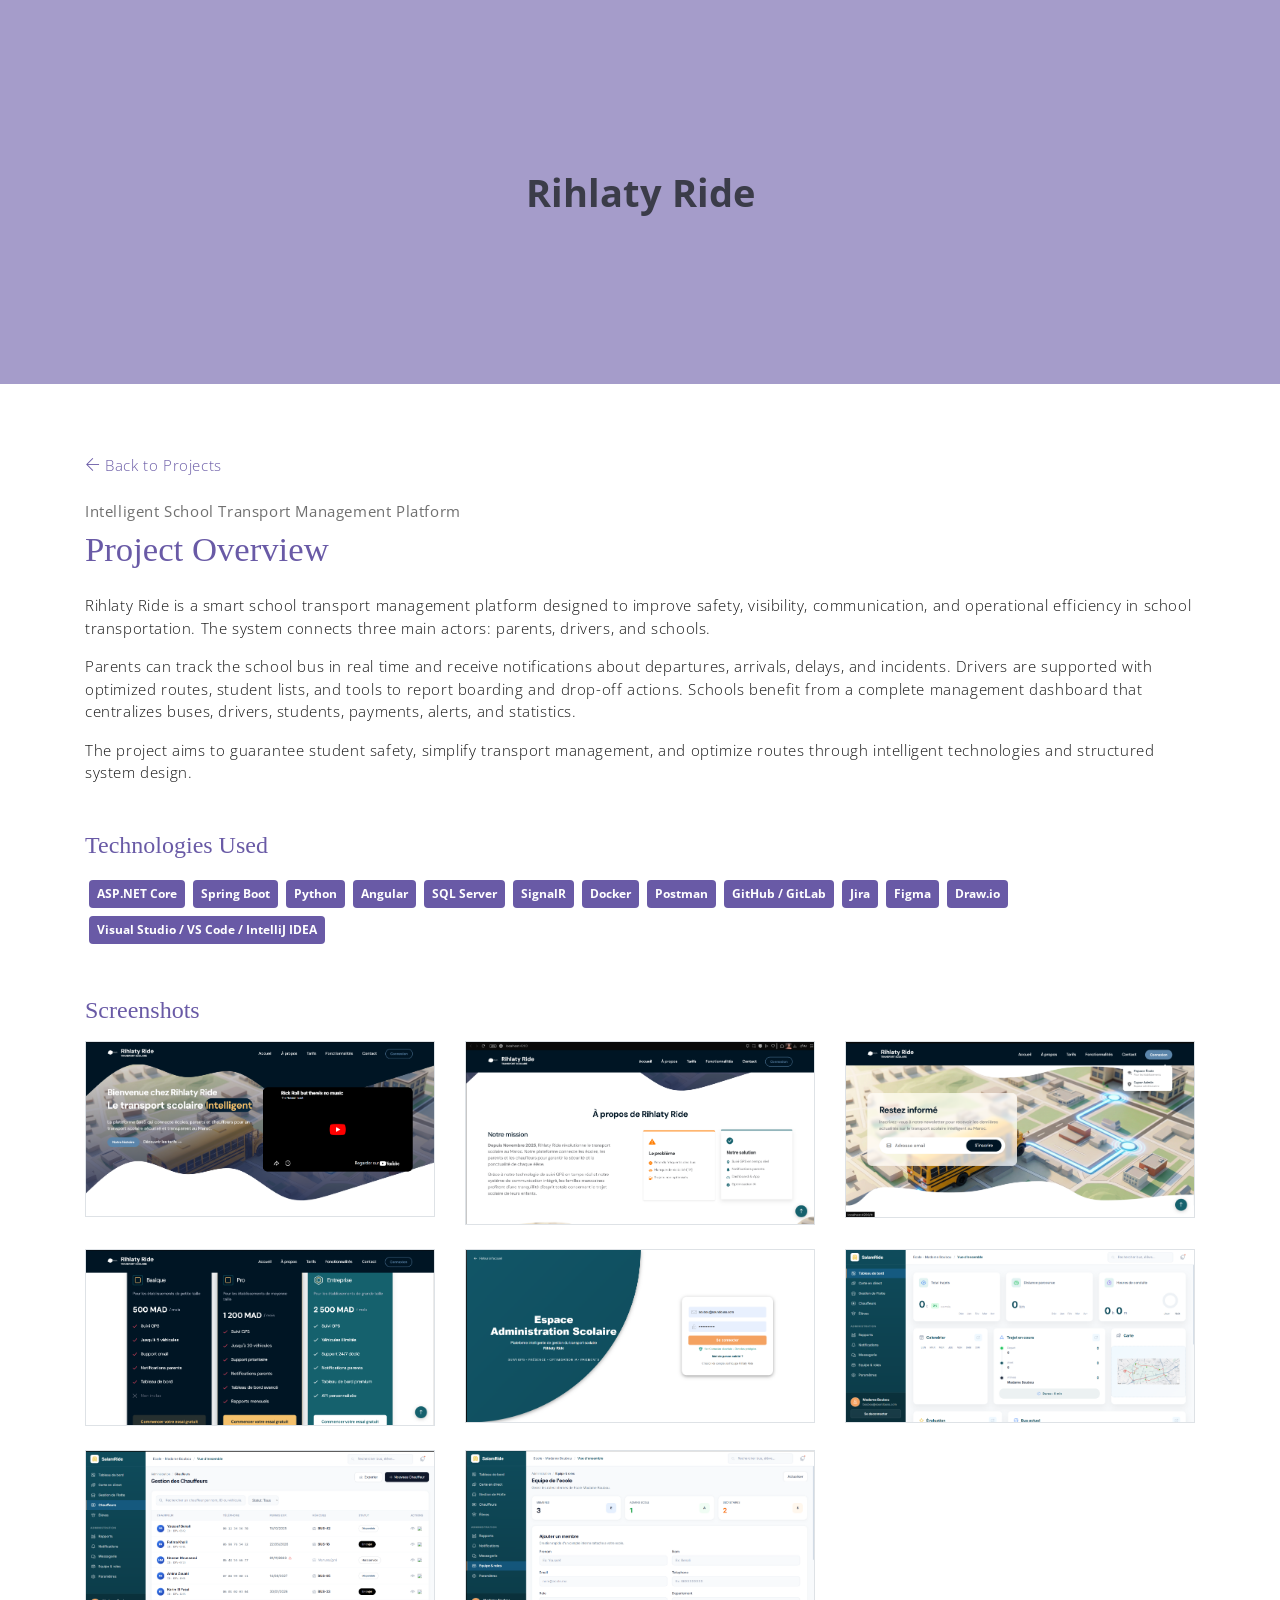
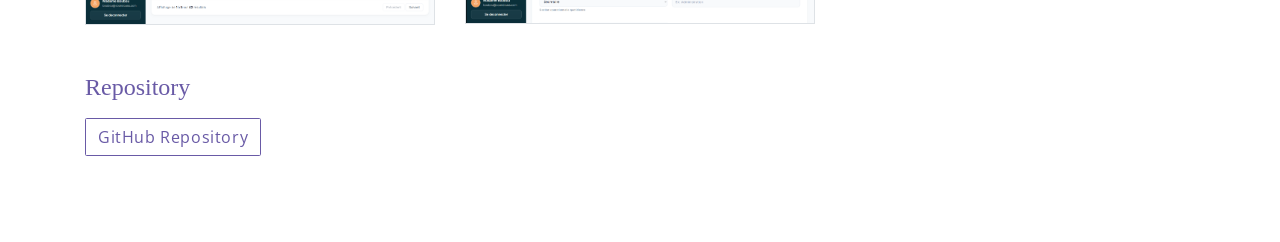
<file: project-rihlaty-ride.html>
<!DOCTYPE html>
<html lang="en">

<head>
    <meta charset="utf-8">
    <meta name="viewport" content="width=device-width, initial-scale=1, shrink-to-fit=no">
    <meta name="description" content="Rihlaty Ride project details - Intelligent School Transport Management Platform.">
    <meta name="author" content="Badreddine Sbai">
    <title>Rihlaty Ride | Project Details</title>
    <link rel="stylesheet" href="assets/vendors/themify-icons/css/themify-icons.css">
    <link rel="stylesheet" href="assets/css/meyawo.css">
</head>

<body>
    <header class="header header-mini">
        <div class="header-title text-center">Rihlaty Ride</div>
    </header>

    <section class="section">
        <div class="container">
            <p class="mb-4"><a href="index.html#portfolio"><i class="ti-arrow-left"></i> Back to Projects</a></p>

            <p class="section-subtitle">Intelligent School Transport Management Platform</p>
            <h2 class="section-title mb-4">Project Overview</h2>

            <p>Rihlaty Ride is a smart school transport management platform designed to improve safety, visibility, communication, and operational efficiency in school transportation. The system connects three main actors: parents, drivers, and schools.</p>

            <p>Parents can track the school bus in real time and receive notifications about departures, arrivals, delays, and incidents. Drivers are supported with optimized routes, student lists, and tools to report boarding and drop-off actions. Schools benefit from a complete management dashboard that centralizes buses, drivers, students, payments, alerts, and statistics.</p>

            <p>The project aims to guarantee student safety, simplify transport management, and optimize routes through intelligent technologies and structured system design.</p>

            <h4 class="mt-5 mb-3">Technologies Used</h4>
            <div class="d-flex flex-wrap mb-4">
                <span class="badge badge-primary p-2 m-1">ASP.NET Core </span>
                <span class="badge badge-primary p-2 m-1">Spring Boot</span>
                <span class="badge badge-primary p-2 m-1">Python</span>
                <span class="badge badge-primary p-2 m-1">Angular</span>
                <span class="badge badge-primary p-2 m-1">SQL Server</span>
                <span class="badge badge-primary p-2 m-1">SignalR</span>
                <span class="badge badge-primary p-2 m-1">Docker</span>
                <span class="badge badge-primary p-2 m-1">Postman</span>
                <span class="badge badge-primary p-2 m-1">GitHub / GitLab</span>
                <span class="badge badge-primary p-2 m-1">Jira</span>
                <span class="badge badge-primary p-2 m-1">Figma</span>
                <span class="badge badge-primary p-2 m-1">Draw.io</span>
                <span class="badge badge-primary p-2 m-1">Visual Studio / VS Code / IntelliJ IDEA</span>
            </div>

            <h4 class="mt-5 mb-3">Screenshots</h4>
            <div class="row">
                <div class="col-md-4 mb-4">
                    <a href="assets/imgs/RihlatyRide/1.png" target="_blank" rel="noopener noreferrer">
                        <img src="assets/imgs/RihlatyRide/1.png" class="img-fluid w-100 border" alt="Rihlaty Ride screenshot 1">
                    </a>
                </div>
                <div class="col-md-4 mb-4">
                    <a href="assets/imgs/RihlatyRide/Screenshot%202026-04-03%20072011.png" target="_blank" rel="noopener noreferrer">
                        <img src="assets/imgs/RihlatyRide/Screenshot%202026-04-03%20072011.png" class="img-fluid w-100 border" alt="Rihlaty Ride screenshot 2">
                    </a>
                </div>
                <div class="col-md-4 mb-4">
                    <a href="assets/imgs/RihlatyRide/Screenshot%202026-04-03%20072034.png" target="_blank" rel="noopener noreferrer">
                        <img src="assets/imgs/RihlatyRide/Screenshot%202026-04-03%20072034.png" class="img-fluid w-100 border" alt="Rihlaty Ride screenshot 3">
                    </a>
                </div>
                <div class="col-md-4 mb-4">
                    <a href="assets/imgs/RihlatyRide/Screenshot%202026-04-03%20072050.png" target="_blank" rel="noopener noreferrer">
                        <img src="assets/imgs/RihlatyRide/Screenshot%202026-04-03%20072050.png" class="img-fluid w-100 border" alt="Rihlaty Ride screenshot 4">
                    </a>
                </div>
                <div class="col-md-4 mb-4">
                    <a href="assets/imgs/RihlatyRide/Screenshot%202026-04-03%20072117.png" target="_blank" rel="noopener noreferrer">
                        <img src="assets/imgs/RihlatyRide/Screenshot%202026-04-03%20072117.png" class="img-fluid w-100 border" alt="Rihlaty Ride screenshot 5">
                    </a>
                </div>
                <div class="col-md-4 mb-4">
                    <a href="assets/imgs/RihlatyRide/Screenshot%202026-04-03%20072232.png" target="_blank" rel="noopener noreferrer">
                        <img src="assets/imgs/RihlatyRide/Screenshot%202026-04-03%20072232.png" class="img-fluid w-100 border" alt="Rihlaty Ride screenshot 6">
                    </a>
                </div>
                <div class="col-md-4 mb-4">
                    <a href="assets/imgs/RihlatyRide/Screenshot%202026-04-03%20072252.png" target="_blank" rel="noopener noreferrer">
                        <img src="assets/imgs/RihlatyRide/Screenshot%202026-04-03%20072252.png" class="img-fluid w-100 border" alt="Rihlaty Ride screenshot 7">
                    </a>
                </div>
                <div class="col-md-4 mb-4">
                    <a href="assets/imgs/RihlatyRide/Screenshot%202026-04-03%20072306.png" target="_blank" rel="noopener noreferrer">
                        <img src="assets/imgs/RihlatyRide/Screenshot%202026-04-03%20072306.png" class="img-fluid w-100 border" alt="Rihlaty Ride screenshot 8">
                    </a>
                </div>
            </div>

            <h4 class="mt-4 mb-3">Repository</h4>
            <p><a class="btn btn-outline-primary" href="https://github.com/Pedroxsbai/PFA-Transport-Scolaire" target="_blank" rel="noopener noreferrer">GitHub Repository</a></p>
        </div>
    </section>

    <script src="assets/vendors/jquery/jquery-3.4.1.js"></script>
    <script src="assets/vendors/bootstrap/bootstrap.bundle.js"></script>
</body>

</html>
</file>
<file: assets/vendors/themify-icons/css/themify-icons.css>
@font-face {
	font-family: 'themify';
	src:url("../fonts/themify.eot?-fvbane");
	src:url("../fonts/themify.eot?#iefix-fvbane") format("embedded-opentype"),
		url("../fonts/themify.woff?-fvbane") format("woff"),
		url("../fonts/themify.ttf?-fvbane") format("truetype"),
		url("../fonts/themify.svg?-fvbane#themify") format("svg");
	font-weight: normal;
	font-style: normal;
}

[class^="ti-"], [class*=" ti-"] {
	font-family: 'themify';
	speak: none;
	font-style: normal;
	font-weight: normal;
	font-variant: normal;
	text-transform: none;
	line-height: 1;

	/* Better Font Rendering =========== */
	-webkit-font-smoothing: antialiased;
	-moz-osx-font-smoothing: grayscale;
}

.ti-wand:before {
	content: "\e600";
}
.ti-volume:before {
	content: "\e601";
}
.ti-user:before {
	content: "\e602";
}
.ti-unlock:before {
	content: "\e603";
}
.ti-unlink:before {
	content: "\e604";
}
.ti-trash:before {
	content: "\e605";
}
.ti-thought:before {
	content: "\e606";
}
.ti-target:before {
	content: "\e607";
}
.ti-tag:before {
	content: "\e608";
}
.ti-tablet:before {
	content: "\e609";
}
.ti-star:before {
	content: "\e60a";
}
.ti-spray:before {
	content: "\e60b";
}
.ti-signal:before {
	content: "\e60c";
}
.ti-shopping-cart:before {
	content: "\e60d";
}
.ti-shopping-cart-full:before {
	content: "\e60e";
}
.ti-settings:before {
	content: "\e60f";
}
.ti-search:before {
	content: "\e610";
}
.ti-zoom-in:before {
	content: "\e611";
}
.ti-zoom-out:before {
	content: "\e612";
}
.ti-cut:before {
	content: "\e613";
}
.ti-ruler:before {
	content: "\e614";
}
.ti-ruler-pencil:before {
	content: "\e615";
}
.ti-ruler-alt:before {
	content: "\e616";
}
.ti-bookmark:before {
	content: "\e617";
}
.ti-bookmark-alt:before {
	content: "\e618";
}
.ti-reload:before {
	content: "\e619";
}
.ti-plus:before {
	content: "\e61a";
}
.ti-pin:before {
	content: "\e61b";
}
.ti-pencil:before {
	content: "\e61c";
}
.ti-pencil-alt:before {
	content: "\e61d";
}
.ti-paint-roller:before {
	content: "\e61e";
}
.ti-paint-bucket:before {
	content: "\e61f";
}
.ti-na:before {
	content: "\e620";
}
.ti-mobile:before {
	content: "\e621";
}
.ti-minus:before {
	content: "\e622";
}
.ti-medall:before {
	content: "\e623";
}
.ti-medall-alt:before {
	content: "\e624";
}
.ti-marker:before {
	content: "\e625";
}
.ti-marker-alt:before {
	content: "\e626";
}
.ti-arrow-up:before {
	content: "\e627";
}
.ti-arrow-right:before {
	content: "\e628";
}
.ti-arrow-left:before {
	content: "\e629";
}
.ti-arrow-down:before {
	content: "\e62a";
}
.ti-lock:before {
	content: "\e62b";
}
.ti-location-arrow:before {
	content: "\e62c";
}
.ti-link:before {
	content: "\e62d";
}
.ti-layout:before {
	content: "\e62e";
}
.ti-layers:before {
	content: "\e62f";
}
.ti-layers-alt:before {
	content: "\e630";
}
.ti-key:before {
	content: "\e631";
}
.ti-import:before {
	content: "\e632";
}
.ti-image:before {
	content: "\e633";
}
.ti-heart:before {
	content: "\e634";
}
.ti-heart-broken:before {
	content: "\e635";
}
.ti-hand-stop:before {
	content: "\e636";
}
.ti-hand-open:before {
	content: "\e637";
}
.ti-hand-drag:before {
	content: "\e638";
}
.ti-folder:before {
	content: "\e639";
}
.ti-flag:before {
	content: "\e63a";
}
.ti-flag-alt:before {
	content: "\e63b";
}
.ti-flag-alt-2:before {
	content: "\e63c";
}
.ti-eye:before {
	content: "\e63d";
}
.ti-export:before {
	content: "\e63e";
}
.ti-exchange-vertical:before {
	content: "\e63f";
}
.ti-desktop:before {
	content: "\e640";
}
.ti-cup:before {
	content: "\e641";
}
.ti-crown:before {
	content: "\e642";
}
.ti-comments:before {
	content: "\e643";
}
.ti-comment:before {
	content: "\e644";
}
.ti-comment-alt:before {
	content: "\e645";
}
.ti-close:before {
	content: "\e646";
}
.ti-clip:before {
	content: "\e647";
}
.ti-angle-up:before {
	content: "\e648";
}
.ti-angle-right:before {
	content: "\e649";
}
.ti-angle-left:before {
	content: "\e64a";
}
.ti-angle-down:before {
	content: "\e64b";
}
.ti-check:before {
	content: "\e64c";
}
.ti-check-box:before {
	content: "\e64d";
}
.ti-camera:before {
	content: "\e64e";
}
.ti-announcement:before {
	content: "\e64f";
}
.ti-brush:before {
	content: "\e650";
}
.ti-briefcase:before {
	content: "\e651";
}
.ti-bolt:before {
	content: "\e652";
}
.ti-bolt-alt:before {
	content: "\e653";
}
.ti-blackboard:before {
	content: "\e654";
}
.ti-bag:before {
	content: "\e655";
}
.ti-move:before {
	content: "\e656";
}
.ti-arrows-vertical:before {
	content: "\e657";
}
.ti-arrows-horizontal:before {
	content: "\e658";
}
.ti-fullscreen:before {
	content: "\e659";
}
.ti-arrow-top-right:before {
	content: "\e65a";
}
.ti-arrow-top-left:before {
	content: "\e65b";
}
.ti-arrow-circle-up:before {
	content: "\e65c";
}
.ti-arrow-circle-right:before {
	content: "\e65d";
}
.ti-arrow-circle-left:before {
	content: "\e65e";
}
.ti-arrow-circle-down:before {
	content: "\e65f";
}
.ti-angle-double-up:before {
	content: "\e660";
}
.ti-angle-double-right:before {
	content: "\e661";
}
.ti-angle-double-left:before {
	content: "\e662";
}
.ti-angle-double-down:before {
	content: "\e663";
}
.ti-zip:before {
	content: "\e664";
}
.ti-world:before {
	content: "\e665";
}
.ti-wheelchair:before {
	content: "\e666";
}
.ti-view-list:before {
	content: "\e667";
}
.ti-view-list-alt:before {
	content: "\e668";
}
.ti-view-grid:before {
	content: "\e669";
}
.ti-uppercase:before {
	content: "\e66a";
}
.ti-upload:before {
	content: "\e66b";
}
.ti-underline:before {
	content: "\e66c";
}
.ti-truck:before {
	content: "\e66d";
}
.ti-timer:before {
	content: "\e66e";
}
.ti-ticket:before {
	content: "\e66f";
}
.ti-thumb-up:before {
	content: "\e670";
}
.ti-thumb-down:before {
	content: "\e671";
}
.ti-text:before {
	content: "\e672";
}
.ti-stats-up:before {
	content: "\e673";
}
.ti-stats-down:before {
	content: "\e674";
}
.ti-split-v:before {
	content: "\e675";
}
.ti-split-h:before {
	content: "\e676";
}
.ti-smallcap:before {
	content: "\e677";
}
.ti-shine:before {
	content: "\e678";
}
.ti-shift-right:before {
	content: "\e679";
}
.ti-shift-left:before {
	content: "\e67a";
}
.ti-shield:before {
	content: "\e67b";
}
.ti-notepad:before {
	content: "\e67c";
}
.ti-server:before {
	content: "\e67d";
}
.ti-quote-right:before {
	content: "\e67e";
}
.ti-quote-left:before {
	content: "\e67f";
}
.ti-pulse:before {
	content: "\e680";
}
.ti-printer:before {
	content: "\e681";
}
.ti-power-off:before {
	content: "\e682";
}
.ti-plug:before {
	content: "\e683";
}
.ti-pie-chart:before {
	content: "\e684";
}
.ti-paragraph:before {
	content: "\e685";
}
.ti-panel:before {
	content: "\e686";
}
.ti-package:before {
	content: "\e687";
}
.ti-music:before {
	content: "\e688";
}
.ti-music-alt:before {
	content: "\e689";
}
.ti-mouse:before {
	content: "\e68a";
}
.ti-mouse-alt:before {
	content: "\e68b";
}
.ti-money:before {
	content: "\e68c";
}
.ti-microphone:before {
	content: "\e68d";
}
.ti-menu:before {
	content: "\e68e";
}
.ti-menu-alt:before {
	content: "\e68f";
}
.ti-map:before {
	content: "\e690";
}
.ti-map-alt:before {
	content: "\e691";
}
.ti-loop:before {
	content: "\e692";
}
.ti-location-pin:before {
	content: "\e693";
}
.ti-list:before {
	content: "\e694";
}
.ti-light-bulb:before {
	content: "\e695";
}
.ti-Italic:before {
	content: "\e696";
}
.ti-info:before {
	content: "\e697";
}
.ti-infinite:before {
	content: "\e698";
}
.ti-id-badge:before {
	content: "\e699";
}
.ti-hummer:before {
	content: "\e69a";
}
.ti-home:before {
	content: "\e69b";
}
.ti-help:before {
	content: "\e69c";
}
.ti-headphone:before {
	content: "\e69d";
}
.ti-harddrives:before {
	content: "\e69e";
}
.ti-harddrive:before {
	content: "\e69f";
}
.ti-gift:before {
	content: "\e6a0";
}
.ti-game:before {
	content: "\e6a1";
}
.ti-filter:before {
	content: "\e6a2";
}
.ti-files:before {
	content: "\e6a3";
}
.ti-file:before {
	content: "\e6a4";
}
.ti-eraser:before {
	content: "\e6a5";
}
.ti-envelope:before {
	content: "\e6a6";
}
.ti-download:before {
	content: "\e6a7";
}
.ti-direction:before {
	content: "\e6a8";
}
.ti-direction-alt:before {
	content: "\e6a9";
}
.ti-dashboard:before {
	content: "\e6aa";
}
.ti-control-stop:before {
	content: "\e6ab";
}
.ti-control-shuffle:before {
	content: "\e6ac";
}
.ti-control-play:before {
	content: "\e6ad";
}
.ti-control-pause:before {
	content: "\e6ae";
}
.ti-control-forward:before {
	content: "\e6af";
}
.ti-control-backward:before {
	content: "\e6b0";
}
.ti-cloud:before {
	content: "\e6b1";
}
.ti-cloud-up:before {
	content: "\e6b2";
}
.ti-cloud-down:before {
	content: "\e6b3";
}
.ti-clipboard:before {
	content: "\e6b4";
}
.ti-car:before {
	content: "\e6b5";
}
.ti-calendar:before {
	content: "\e6b6";
}
.ti-book:before {
	content: "\e6b7";
}
.ti-bell:before {
	content: "\e6b8";
}
.ti-basketball:before {
	content: "\e6b9";
}
.ti-bar-chart:before {
	content: "\e6ba";
}
.ti-bar-chart-alt:before {
	content: "\e6bb";
}
.ti-back-right:before {
	content: "\e6bc";
}
.ti-back-left:before {
	content: "\e6bd";
}
.ti-arrows-corner:before {
	content: "\e6be";
}
.ti-archive:before {
	content: "\e6bf";
}
.ti-anchor:before {
	content: "\e6c0";
}
.ti-align-right:before {
	content: "\e6c1";
}
.ti-align-left:before {
	content: "\e6c2";
}
.ti-align-justify:before {
	content: "\e6c3";
}
.ti-align-center:before {
	content: "\e6c4";
}
.ti-alert:before {
	content: "\e6c5";
}
.ti-alarm-clock:before {
	content: "\e6c6";
}
.ti-agenda:before {
	content: "\e6c7";
}
.ti-write:before {
	content: "\e6c8";
}
.ti-window:before {
	content: "\e6c9";
}
.ti-widgetized:before {
	content: "\e6ca";
}
.ti-widget:before {
	content: "\e6cb";
}
.ti-widget-alt:before {
	content: "\e6cc";
}
.ti-wallet:before {
	content: "\e6cd";
}
.ti-video-clapper:before {
	content: "\e6ce";
}
.ti-video-camera:before {
	content: "\e6cf";
}
.ti-vector:before {
	content: "\e6d0";
}
.ti-themify-logo:before {
	content: "\e6d1";
}
.ti-themify-favicon:before {
	content: "\e6d2";
}
.ti-themify-favicon-alt:before {
	content: "\e6d3";
}
.ti-support:before {
	content: "\e6d4";
}
.ti-stamp:before {
	content: "\e6d5";
}
.ti-split-v-alt:before {
	content: "\e6d6";
}
.ti-slice:before {
	content: "\e6d7";
}
.ti-shortcode:before {
	content: "\e6d8";
}
.ti-shift-right-alt:before {
	content: "\e6d9";
}
.ti-shift-left-alt:before {
	content: "\e6da";
}
.ti-ruler-alt-2:before {
	content: "\e6db";
}
.ti-receipt:before {
	content: "\e6dc";
}
.ti-pin2:before {
	content: "\e6dd";
}
.ti-pin-alt:before {
	content: "\e6de";
}
.ti-pencil-alt2:before {
	content: "\e6df";
}
.ti-palette:before {
	content: "\e6e0";
}
.ti-more:before {
	content: "\e6e1";
}
.ti-more-alt:before {
	content: "\e6e2";
}
.ti-microphone-alt:before {
	content: "\e6e3";
}
.ti-magnet:before {
	content: "\e6e4";
}
.ti-line-double:before {
	content: "\e6e5";
}
.ti-line-dotted:before {
	content: "\e6e6";
}
.ti-line-dashed:before {
	content: "\e6e7";
}
.ti-layout-width-full:before {
	content: "\e6e8";
}
.ti-layout-width-default:before {
	content: "\e6e9";
}
.ti-layout-width-default-alt:before {
	content: "\e6ea";
}
.ti-layout-tab:before {
	content: "\e6eb";
}
.ti-layout-tab-window:before {
	content: "\e6ec";
}
.ti-layout-tab-v:before {
	content: "\e6ed";
}
.ti-layout-tab-min:before {
	content: "\e6ee";
}
.ti-layout-slider:before {
	content: "\e6ef";
}
.ti-layout-slider-alt:before {
	content: "\e6f0";
}
.ti-layout-sidebar-right:before {
	content: "\e6f1";
}
.ti-layout-sidebar-none:before {
	content: "\e6f2";
}
.ti-layout-sidebar-left:before {
	content: "\e6f3";
}
.ti-layout-placeholder:before {
	content: "\e6f4";
}
.ti-layout-menu:before {
	content: "\e6f5";
}
.ti-layout-menu-v:before {
	content: "\e6f6";
}
.ti-layout-menu-separated:before {
	content: "\e6f7";
}
.ti-layout-menu-full:before {
	content: "\e6f8";
}
.ti-layout-media-right-alt:before {
	content: "\e6f9";
}
.ti-layout-media-right:before {
	content: "\e6fa";
}
.ti-layout-media-overlay:before {
	content: "\e6fb";
}
.ti-layout-media-overlay-alt:before {
	content: "\e6fc";
}
.ti-layout-media-overlay-alt-2:before {
	content: "\e6fd";
}
.ti-layout-media-left-alt:before {
	content: "\e6fe";
}
.ti-layout-media-left:before {
	content: "\e6ff";
}
.ti-layout-media-center-alt:before {
	content: "\e700";
}
.ti-layout-media-center:before {
	content: "\e701";
}
.ti-layout-list-thumb:before {
	content: "\e702";
}
.ti-layout-list-thumb-alt:before {
	content: "\e703";
}
.ti-layout-list-post:before {
	content: "\e704";
}
.ti-layout-list-large-image:before {
	content: "\e705";
}
.ti-layout-line-solid:before {
	content: "\e706";
}
.ti-layout-grid4:before {
	content: "\e707";
}
.ti-layout-grid3:before {
	content: "\e708";
}
.ti-layout-grid2:before {
	content: "\e709";
}
.ti-layout-grid2-thumb:before {
	content: "\e70a";
}
.ti-layout-cta-right:before {
	content: "\e70b";
}
.ti-layout-cta-left:before {
	content: "\e70c";
}
.ti-layout-cta-center:before {
	content: "\e70d";
}
.ti-layout-cta-btn-right:before {
	content: "\e70e";
}
.ti-layout-cta-btn-left:before {
	content: "\e70f";
}
.ti-layout-column4:before {
	content: "\e710";
}
.ti-layout-column3:before {
	content: "\e711";
}
.ti-layout-column2:before {
	content: "\e712";
}
.ti-layout-accordion-separated:before {
	content: "\e713";
}
.ti-layout-accordion-merged:before {
	content: "\e714";
}
.ti-layout-accordion-list:before {
	content: "\e715";
}
.ti-ink-pen:before {
	content: "\e716";
}
.ti-info-alt:before {
	content: "\e717";
}
.ti-help-alt:before {
	content: "\e718";
}
.ti-headphone-alt:before {
	content: "\e719";
}
.ti-hand-point-up:before {
	content: "\e71a";
}
.ti-hand-point-right:before {
	content: "\e71b";
}
.ti-hand-point-left:before {
	content: "\e71c";
}
.ti-hand-point-down:before {
	content: "\e71d";
}
.ti-gallery:before {
	content: "\e71e";
}
.ti-face-smile:before {
	content: "\e71f";
}
.ti-face-sad:before {
	content: "\e720";
}
.ti-credit-card:before {
	content: "\e721";
}
.ti-control-skip-forward:before {
	content: "\e722";
}
.ti-control-skip-backward:before {
	content: "\e723";
}
.ti-control-record:before {
	content: "\e724";
}
.ti-control-eject:before {
	content: "\e725";
}
.ti-comments-smiley:before {
	content: "\e726";
}
.ti-brush-alt:before {
	content: "\e727";
}
.ti-youtube:before {
	content: "\e728";
}
.ti-vimeo:before {
	content: "\e729";
}
.ti-twitter:before {
	content: "\e72a";
}
.ti-time:before {
	content: "\e72b";
}
.ti-tumblr:before {
	content: "\e72c";
}
.ti-skype:before {
	content: "\e72d";
}
.ti-share:before {
	content: "\e72e";
}
.ti-share-alt:before {
	content: "\e72f";
}
.ti-rocket:before {
	content: "\e730";
}
.ti-pinterest:before {
	content: "\e731";
}
.ti-new-window:before {
	content: "\e732";
}
.ti-microsoft:before {
	content: "\e733";
}
.ti-list-ol:before {
	content: "\e734";
}
.ti-linkedin:before {
	content: "\e735";
}
.ti-layout-sidebar-2:before {
	content: "\e736";
}
.ti-layout-grid4-alt:before {
	content: "\e737";
}
.ti-layout-grid3-alt:before {
	content: "\e738";
}
.ti-layout-grid2-alt:before {
	content: "\e739";
}
.ti-layout-column4-alt:before {
	content: "\e73a";
}
.ti-layout-column3-alt:before {
	content: "\e73b";
}
.ti-layout-column2-alt:before {
	content: "\e73c";
}
.ti-instagram:before {
	content: "\e73d";
}
.ti-google:before {
	content: "\e73e";
}
.ti-github:before {
	content: "\e73f";
}
.ti-flickr:before {
	content: "\e740";
}
.ti-facebook:before {
	content: "\e741";
}
.ti-dropbox:before {
	content: "\e742";
}
.ti-dribbble:before {
	content: "\e743";
}
.ti-apple:before {
	content: "\e744";
}
.ti-android:before {
	content: "\e745";
}
.ti-save:before {
	content: "\e746";
}
.ti-save-alt:before {
	content: "\e747";
}
.ti-yahoo:before {
	content: "\e748";
}
.ti-wordpress:before {
	content: "\e749";
}
.ti-vimeo-alt:before {
	content: "\e74a";
}
.ti-twitter-alt:before {
	content: "\e74b";
}
.ti-tumblr-alt:before {
	content: "\e74c";
}
.ti-trello:before {
	content: "\e74d";
}
.ti-stack-overflow:before {
	content: "\e74e";
}
.ti-soundcloud:before {
	content: "\e74f";
}
.ti-sharethis:before {
	content: "\e750";
}
.ti-sharethis-alt:before {
	content: "\e751";
}
.ti-reddit:before {
	content: "\e752";
}
.ti-pinterest-alt:before {
	content: "\e753";
}
.ti-microsoft-alt:before {
	content: "\e754";
}
.ti-linux:before {
	content: "\e755";
}
.ti-jsfiddle:before {
	content: "\e756";
}
.ti-joomla:before {
	content: "\e757";
}
.ti-html5:before {
	content: "\e758";
}
.ti-flickr-alt:before {
	content: "\e759";
}
.ti-email:before {
	content: "\e75a";
}
.ti-drupal:before {
	content: "\e75b";
}
.ti-dropbox-alt:before {
	content: "\e75c";
}
.ti-css3:before {
	content: "\e75d";
}
.ti-rss:before {
	content: "\e75e";
}
.ti-rss-alt:before {
	content: "\e75f";
}
</file>
<file: assets/css/meyawo.css>
@charset "UTF-8";
/*!
=========================================================
* Meyawo Landing page
=========================================================

* Copyright: 2019 DevCRUD (https://devcrud.com)
* Licensed: (https://devcrud.com/licenses)
* Coded by www.devcrud.com

=========================================================

* The above copyright notice and this permission notice shall be included in all copies or substantial portions of the Software.
*/
@import url("https://fonts.googleapis.com/css?family=Baloo+Paaji|Open+Sans:300,300i,400,400i,600,600i,700,700i");
:root {
  --blue: #1e549f;
  --indigo: #695aa6;
  --purple: #6f42c1;
  --pink: #e83e8c;
  --red: #ec185d;
  --orange: #ff6d02;
  --yellow: #ffc107;
  --green: #1bb74f;
  --teal: #20c997;
  --cyan: #17a2b8;
  --white: #fff;
  --gray: #6c757d;
  --gray-dark: #393e46;
  --primary: #695aa6;
  --secondary: #393e46;
  --success: #1bb74f;
  --info: #17a2b8;
  --warning: #ff6d02;
  --danger: #ec185d;
  --light: #f8f9fa;
  --dark: #212529;
  --breakpoint-xs: 0;
  --breakpoint-sm: 576px;
  --breakpoint-md: 768px;
  --breakpoint-lg: 992px;
  --breakpoint-xl: 1200px;
  --font-family-sans-serif: "Open Sans", sans-serif;
  --font-family-monospace: SFMono-Regular, Menlo, Monaco, Consolas, "Liberation Mono", "Courier New", monospace;
}

*,
*::before,
*::after {
  box-sizing: border-box;
}

html {
  font-family: sans-serif;
  line-height: 1.15;
  -webkit-text-size-adjust: 100%;
  -webkit-tap-highlight-color: rgba(0, 0, 0, 0);
}

article, aside, figcaption, figure, footer, header, hgroup, main, nav, section {
  display: block;
}

body {
  margin: 0;
  font-family: "Open Sans", sans-serif;
  font-size: 1rem;
  font-weight: 400;
  line-height: 1.5;
  color: #212529;
  text-align: left;
  background-color: #fff;
}

[tabindex="-1"]:focus {
  outline: 0 !important;
}

hr {
  box-sizing: content-box;
  height: 0;
  overflow: visible;
}

h1, h2, h3, h4, h5, h6 {
  margin-top: 0;
  margin-bottom: 0.5rem;
}

p {
  margin-top: 0;
  margin-bottom: 1rem;
}

abbr[title],
abbr[data-original-title] {
  text-decoration: underline;
  -webkit-text-decoration: underline dotted;
          text-decoration: underline dotted;
  cursor: help;
  border-bottom: 0;
  -webkit-text-decoration-skip-ink: none;
          text-decoration-skip-ink: none;
}

address {
  margin-bottom: 1rem;
  font-style: normal;
  line-height: inherit;
}

ol,
ul,
dl {
  margin-top: 0;
  margin-bottom: 1rem;
}

ol ol,
ul ul,
ol ul,
ul ol {
  margin-bottom: 0;
}

dt {
  font-weight: 700;
}

dd {
  margin-bottom: .5rem;
  margin-left: 0;
}

blockquote {
  margin: 0 0 1rem;
}

b,
strong {
  font-weight: bolder;
}

small {
  font-size: 80%;
}

sub,
sup {
  position: relative;
  font-size: 75%;
  line-height: 0;
  vertical-align: baseline;
}

sub {
  bottom: -.25em;
}

sup {
  top: -.5em;
}

a {
  color: #695aa6;
  text-decoration: none;
  background-color: transparent;
}

a:hover {
  color: #493f75;
  text-decoration: none;
}

a:not([href]):not([tabindex]) {
  color: inherit;
  text-decoration: none;
}

a:not([href]):not([tabindex]):hover, a:not([href]):not([tabindex]):focus {
  color: inherit;
  text-decoration: none;
}

a:not([href]):not([tabindex]):focus {
  outline: 0;
}

pre,
code,
kbd,
samp {
  font-family: SFMono-Regular, Menlo, Monaco, Consolas, "Liberation Mono", "Courier New", monospace;
  font-size: 1em;
}

pre {
  margin-top: 0;
  margin-bottom: 1rem;
  overflow: auto;
}

figure {
  margin: 0 0 1rem;
}

img {
  vertical-align: middle;
  border-style: none;
}

svg {
  overflow: hidden;
  vertical-align: middle;
}

table {
  border-collapse: collapse;
}

caption {
  padding-top: 0.75rem;
  padding-bottom: 0.75rem;
  color: #6c757d;
  text-align: left;
  caption-side: bottom;
}

th {
  text-align: inherit;
}

label {
  display: inline-block;
  margin-bottom: 0.5rem;
}

button {
  border-radius: 0;
}

button:focus {
  outline: 1px dotted;
  outline: 5px auto -webkit-focus-ring-color;
}

input,
button,
select,
optgroup,
textarea {
  margin: 0;
  font-family: inherit;
  font-size: inherit;
  line-height: inherit;
}

button,
input {
  overflow: visible;
}

button,
select {
  text-transform: none;
}

select {
  word-wrap: normal;
}

button,
[type="button"],
[type="reset"],
[type="submit"] {
  -webkit-appearance: button;
}

button:not(:disabled),
[type="button"]:not(:disabled),
[type="reset"]:not(:disabled),
[type="submit"]:not(:disabled) {
  cursor: pointer;
}

button::-moz-focus-inner,
[type="button"]::-moz-focus-inner,
[type="reset"]::-moz-focus-inner,
[type="submit"]::-moz-focus-inner {
  padding: 0;
  border-style: none;
}

input[type="radio"],
input[type="checkbox"] {
  box-sizing: border-box;
  padding: 0;
}

input[type="date"],
input[type="time"],
input[type="datetime-local"],
input[type="month"] {
  -webkit-appearance: listbox;
}

textarea {
  overflow: auto;
  resize: vertical;
}

fieldset {
  min-width: 0;
  padding: 0;
  margin: 0;
  border: 0;
}

legend {
  display: block;
  width: 100%;
  max-width: 100%;
  padding: 0;
  margin-bottom: .5rem;
  font-size: 1.5rem;
  line-height: inherit;
  color: inherit;
  white-space: normal;
}

progress {
  vertical-align: baseline;
}

[type="number"]::-webkit-inner-spin-button,
[type="number"]::-webkit-outer-spin-button {
  height: auto;
}

[type="search"] {
  outline-offset: -2px;
  -webkit-appearance: none;
}

[type="search"]::-webkit-search-decoration {
  -webkit-appearance: none;
}

::-webkit-file-upload-button {
  font: inherit;
  -webkit-appearance: button;
}

output {
  display: inline-block;
}

summary {
  display: list-item;
  cursor: pointer;
}

template {
  display: none;
}

[hidden] {
  display: none !important;
}

h1, h2, h3, h4, h5, h6,
.h1, .h2, .h3, .h4, .h5, .h6 {
  margin-bottom: 0.5rem;
  font-weight: 500;
  line-height: 1.2;
}

h1, .h1 {
  font-size: 2.5rem;
}

h2, .h2 {
  font-size: 2rem;
}

h3, .h3 {
  font-size: 1.75rem;
}

h4, .h4 {
  font-size: 1.5rem;
}

h5, .h5 {
  font-size: 1.25rem;
}

h6, .h6 {
  font-size: 1rem;
}

.lead {
  font-size: 1.25rem;
  font-weight: 300;
}

.display-1 {
  font-size: 6rem;
  font-weight: 300;
  line-height: 1.2;
}

.display-2 {
  font-size: 5.5rem;
  font-weight: 300;
  line-height: 1.2;
}

.display-3 {
  font-size: 4.5rem;
  font-weight: 300;
  line-height: 1.2;
}

.display-4 {
  font-size: 3.5rem;
  font-weight: 300;
  line-height: 1.2;
}

hr {
  margin-top: 1rem;
  margin-bottom: 1rem;
  border: 0;
  border-top: 1px solid rgba(0, 0, 0, 0.1);
}

small,
.small {
  font-size: 80%;
  font-weight: 400;
}

mark,
.mark {
  padding: 0.2em;
  background-color: #fcf8e3;
}

.list-unstyled {
  padding-left: 0;
  list-style: none;
}

.list-inline {
  padding-left: 0;
  list-style: none;
}

.list-inline-item {
  display: inline-block;
}

.list-inline-item:not(:last-child) {
  margin-right: 0.5rem;
}

.initialism {
  font-size: 90%;
  text-transform: uppercase;
}

.blockquote {
  margin-bottom: 1rem;
  font-size: 1.25rem;
}

.blockquote-footer {
  display: block;
  font-size: 80%;
  color: #6c757d;
}

.blockquote-footer::before {
  content: "\2014\00A0";
}

.img-fluid {
  max-width: 100%;
  height: auto;
}

.img-thumbnail {
  padding: 0.25rem;
  background-color: #fff;
  border: 1px solid #dee2e6;
  border-radius: 0.25rem;
  max-width: 100%;
  height: auto;
}

.figure {
  display: inline-block;
}

.figure-img {
  margin-bottom: 0.5rem;
  line-height: 1;
}

.figure-caption {
  font-size: 90%;
  color: #6c757d;
}

code {
  font-size: 87.5%;
  color: #e83e8c;
  word-break: break-word;
}

a > code {
  color: inherit;
}

kbd {
  padding: 0.2rem 0.4rem;
  font-size: 87.5%;
  color: #fff;
  background-color: #212529;
  border-radius: 0.2rem;
}

kbd kbd {
  padding: 0;
  font-size: 100%;
  font-weight: 700;
}

pre {
  display: block;
  font-size: 87.5%;
  color: #212529;
}

pre code {
  font-size: inherit;
  color: inherit;
  word-break: normal;
}

.pre-scrollable {
  max-height: 340px;
  overflow-y: scroll;
}

.container {
  width: 100%;
  padding-right: 15px;
  padding-left: 15px;
  margin-right: auto;
  margin-left: auto;
}

@media (min-width: 576px) {
  .container {
    max-width: 540px;
  }
}

@media (min-width: 768px) {
  .container {
    max-width: 720px;
  }
}

@media (min-width: 992px) {
  .container {
    max-width: 960px;
  }
}

@media (min-width: 1200px) {
  .container {
    max-width: 1140px;
  }
}

.container-fluid {
  width: 100%;
  padding-right: 15px;
  padding-left: 15px;
  margin-right: auto;
  margin-left: auto;
}

.row {
  display: -webkit-box;
  display: -webkit-flex;
  display: -ms-flexbox;
  display: flex;
  -webkit-flex-wrap: wrap;
      -ms-flex-wrap: wrap;
          flex-wrap: wrap;
  margin-right: -15px;
  margin-left: -15px;
}

.no-gutters {
  margin-right: 0;
  margin-left: 0;
}

.no-gutters > .col,
.no-gutters > [class*="col-"] {
  padding-right: 0;
  padding-left: 0;
}

.col-1, .col-2, .col-3, .col-4, .col-5, .col-6, .col-7, .col-8, .col-9, .col-10, .col-11, .col-12, .col,
.col-auto, .col-sm-1, .col-sm-2, .col-sm-3, .col-sm-4, .col-sm-5, .col-sm-6, .col-sm-7, .col-sm-8, .col-sm-9, .col-sm-10, .col-sm-11, .col-sm-12, .col-sm,
.col-sm-auto, .col-md-1, .col-md-2, .col-md-3, .col-md-4, .col-md-5, .col-md-6, .col-md-7, .col-md-8, .col-md-9, .col-md-10, .col-md-11, .col-md-12, .col-md,
.col-md-auto, .col-lg-1, .col-lg-2, .col-lg-3, .col-lg-4, .col-lg-5, .col-lg-6, .col-lg-7, .col-lg-8, .col-lg-9, .col-lg-10, .col-lg-11, .col-lg-12, .col-lg,
.col-lg-auto, .col-xl-1, .col-xl-2, .col-xl-3, .col-xl-4, .col-xl-5, .col-xl-6, .col-xl-7, .col-xl-8, .col-xl-9, .col-xl-10, .col-xl-11, .col-xl-12, .col-xl,
.col-xl-auto {
  position: relative;
  width: 100%;
  padding-right: 15px;
  padding-left: 15px;
}

.col {
  -webkit-flex-basis: 0;
      -ms-flex-preferred-size: 0;
          flex-basis: 0;
  -webkit-box-flex: 1;
  -webkit-flex-grow: 1;
      -ms-flex-positive: 1;
          flex-grow: 1;
  max-width: 100%;
}

.col-auto {
  -webkit-box-flex: 0;
  -webkit-flex: 0 0 auto;
      -ms-flex: 0 0 auto;
          flex: 0 0 auto;
  width: auto;
  max-width: 100%;
}

.col-1 {
  -webkit-box-flex: 0;
  -webkit-flex: 0 0 8.33333%;
      -ms-flex: 0 0 8.33333%;
          flex: 0 0 8.33333%;
  max-width: 8.33333%;
}

.col-2 {
  -webkit-box-flex: 0;
  -webkit-flex: 0 0 16.66667%;
      -ms-flex: 0 0 16.66667%;
          flex: 0 0 16.66667%;
  max-width: 16.66667%;
}

.col-3 {
  -webkit-box-flex: 0;
  -webkit-flex: 0 0 25%;
      -ms-flex: 0 0 25%;
          flex: 0 0 25%;
  max-width: 25%;
}

.col-4 {
  -webkit-box-flex: 0;
  -webkit-flex: 0 0 33.33333%;
      -ms-flex: 0 0 33.33333%;
          flex: 0 0 33.33333%;
  max-width: 33.33333%;
}

.col-5 {
  -webkit-box-flex: 0;
  -webkit-flex: 0 0 41.66667%;
      -ms-flex: 0 0 41.66667%;
          flex: 0 0 41.66667%;
  max-width: 41.66667%;
}

.col-6 {
  -webkit-box-flex: 0;
  -webkit-flex: 0 0 50%;
      -ms-flex: 0 0 50%;
          flex: 0 0 50%;
  max-width: 50%;
}

.col-7 {
  -webkit-box-flex: 0;
  -webkit-flex: 0 0 58.33333%;
      -ms-flex: 0 0 58.33333%;
          flex: 0 0 58.33333%;
  max-width: 58.33333%;
}

.col-8 {
  -webkit-box-flex: 0;
  -webkit-flex: 0 0 66.66667%;
      -ms-flex: 0 0 66.66667%;
          flex: 0 0 66.66667%;
  max-width: 66.66667%;
}

.col-9 {
  -webkit-box-flex: 0;
  -webkit-flex: 0 0 75%;
      -ms-flex: 0 0 75%;
          flex: 0 0 75%;
  max-width: 75%;
}

.col-10 {
  -webkit-box-flex: 0;
  -webkit-flex: 0 0 83.33333%;
      -ms-flex: 0 0 83.33333%;
          flex: 0 0 83.33333%;
  max-width: 83.33333%;
}

.col-11 {
  -webkit-box-flex: 0;
  -webkit-flex: 0 0 91.66667%;
      -ms-flex: 0 0 91.66667%;
          flex: 0 0 91.66667%;
  max-width: 91.66667%;
}

.col-12 {
  -webkit-box-flex: 0;
  -webkit-flex: 0 0 100%;
      -ms-flex: 0 0 100%;
          flex: 0 0 100%;
  max-width: 100%;
}

.order-first {
  -webkit-box-ordinal-group: 0;
  -webkit-order: -1;
      -ms-flex-order: -1;
          order: -1;
}

.order-last {
  -webkit-box-ordinal-group: 14;
  -webkit-order: 13;
      -ms-flex-order: 13;
          order: 13;
}

.order-0 {
  -webkit-box-ordinal-group: 1;
  -webkit-order: 0;
      -ms-flex-order: 0;
          order: 0;
}

.order-1 {
  -webkit-box-ordinal-group: 2;
  -webkit-order: 1;
      -ms-flex-order: 1;
          order: 1;
}

.order-2 {
  -webkit-box-ordinal-group: 3;
  -webkit-order: 2;
      -ms-flex-order: 2;
          order: 2;
}

.order-3 {
  -webkit-box-ordinal-group: 4;
  -webkit-order: 3;
      -ms-flex-order: 3;
          order: 3;
}

.order-4 {
  -webkit-box-ordinal-group: 5;
  -webkit-order: 4;
      -ms-flex-order: 4;
          order: 4;
}

.order-5 {
  -webkit-box-ordinal-group: 6;
  -webkit-order: 5;
      -ms-flex-order: 5;
          order: 5;
}

.order-6 {
  -webkit-box-ordinal-group: 7;
  -webkit-order: 6;
      -ms-flex-order: 6;
          order: 6;
}

.order-7 {
  -webkit-box-ordinal-group: 8;
  -webkit-order: 7;
      -ms-flex-order: 7;
          order: 7;
}

.order-8 {
  -webkit-box-ordinal-group: 9;
  -webkit-order: 8;
      -ms-flex-order: 8;
          order: 8;
}

.order-9 {
  -webkit-box-ordinal-group: 10;
  -webkit-order: 9;
      -ms-flex-order: 9;
          order: 9;
}

.order-10 {
  -webkit-box-ordinal-group: 11;
  -webkit-order: 10;
      -ms-flex-order: 10;
          order: 10;
}

.order-11 {
  -webkit-box-ordinal-group: 12;
  -webkit-order: 11;
      -ms-flex-order: 11;
          order: 11;
}

.order-12 {
  -webkit-box-ordinal-group: 13;
  -webkit-order: 12;
      -ms-flex-order: 12;
          order: 12;
}

.offset-1 {
  margin-left: 8.33333%;
}

.offset-2 {
  margin-left: 16.66667%;
}

.offset-3 {
  margin-left: 25%;
}

.offset-4 {
  margin-left: 33.33333%;
}

.offset-5 {
  margin-left: 41.66667%;
}

.offset-6 {
  margin-left: 50%;
}

.offset-7 {
  margin-left: 58.33333%;
}

.offset-8 {
  margin-left: 66.66667%;
}

.offset-9 {
  margin-left: 75%;
}

.offset-10 {
  margin-left: 83.33333%;
}

.offset-11 {
  margin-left: 91.66667%;
}

@media (min-width: 576px) {
  .col-sm {
    -webkit-flex-basis: 0;
        -ms-flex-preferred-size: 0;
            flex-basis: 0;
    -webkit-box-flex: 1;
    -webkit-flex-grow: 1;
        -ms-flex-positive: 1;
            flex-grow: 1;
    max-width: 100%;
  }
  .col-sm-auto {
    -webkit-box-flex: 0;
    -webkit-flex: 0 0 auto;
        -ms-flex: 0 0 auto;
            flex: 0 0 auto;
    width: auto;
    max-width: 100%;
  }
  .col-sm-1 {
    -webkit-box-flex: 0;
    -webkit-flex: 0 0 8.33333%;
        -ms-flex: 0 0 8.33333%;
            flex: 0 0 8.33333%;
    max-width: 8.33333%;
  }
  .col-sm-2 {
    -webkit-box-flex: 0;
    -webkit-flex: 0 0 16.66667%;
        -ms-flex: 0 0 16.66667%;
            flex: 0 0 16.66667%;
    max-width: 16.66667%;
  }
  .col-sm-3 {
    -webkit-box-flex: 0;
    -webkit-flex: 0 0 25%;
        -ms-flex: 0 0 25%;
            flex: 0 0 25%;
    max-width: 25%;
  }
  .col-sm-4 {
    -webkit-box-flex: 0;
    -webkit-flex: 0 0 33.33333%;
        -ms-flex: 0 0 33.33333%;
            flex: 0 0 33.33333%;
    max-width: 33.33333%;
  }
  .col-sm-5 {
    -webkit-box-flex: 0;
    -webkit-flex: 0 0 41.66667%;
        -ms-flex: 0 0 41.66667%;
            flex: 0 0 41.66667%;
    max-width: 41.66667%;
  }
  .col-sm-6 {
    -webkit-box-flex: 0;
    -webkit-flex: 0 0 50%;
        -ms-flex: 0 0 50%;
            flex: 0 0 50%;
    max-width: 50%;
  }
  .col-sm-7 {
    -webkit-box-flex: 0;
    -webkit-flex: 0 0 58.33333%;
        -ms-flex: 0 0 58.33333%;
            flex: 0 0 58.33333%;
    max-width: 58.33333%;
  }
  .col-sm-8 {
    -webkit-box-flex: 0;
    -webkit-flex: 0 0 66.66667%;
        -ms-flex: 0 0 66.66667%;
            flex: 0 0 66.66667%;
    max-width: 66.66667%;
  }
  .col-sm-9 {
    -webkit-box-flex: 0;
    -webkit-flex: 0 0 75%;
        -ms-flex: 0 0 75%;
            flex: 0 0 75%;
    max-width: 75%;
  }
  .col-sm-10 {
    -webkit-box-flex: 0;
    -webkit-flex: 0 0 83.33333%;
        -ms-flex: 0 0 83.33333%;
            flex: 0 0 83.33333%;
    max-width: 83.33333%;
  }
  .col-sm-11 {
    -webkit-box-flex: 0;
    -webkit-flex: 0 0 91.66667%;
        -ms-flex: 0 0 91.66667%;
            flex: 0 0 91.66667%;
    max-width: 91.66667%;
  }
  .col-sm-12 {
    -webkit-box-flex: 0;
    -webkit-flex: 0 0 100%;
        -ms-flex: 0 0 100%;
            flex: 0 0 100%;
    max-width: 100%;
  }
  .order-sm-first {
    -webkit-box-ordinal-group: 0;
    -webkit-order: -1;
        -ms-flex-order: -1;
            order: -1;
  }
  .order-sm-last {
    -webkit-box-ordinal-group: 14;
    -webkit-order: 13;
        -ms-flex-order: 13;
            order: 13;
  }
  .order-sm-0 {
    -webkit-box-ordinal-group: 1;
    -webkit-order: 0;
        -ms-flex-order: 0;
            order: 0;
  }
  .order-sm-1 {
    -webkit-box-ordinal-group: 2;
    -webkit-order: 1;
        -ms-flex-order: 1;
            order: 1;
  }
  .order-sm-2 {
    -webkit-box-ordinal-group: 3;
    -webkit-order: 2;
        -ms-flex-order: 2;
            order: 2;
  }
  .order-sm-3 {
    -webkit-box-ordinal-group: 4;
    -webkit-order: 3;
        -ms-flex-order: 3;
            order: 3;
  }
  .order-sm-4 {
    -webkit-box-ordinal-group: 5;
    -webkit-order: 4;
        -ms-flex-order: 4;
            order: 4;
  }
  .order-sm-5 {
    -webkit-box-ordinal-group: 6;
    -webkit-order: 5;
        -ms-flex-order: 5;
            order: 5;
  }
  .order-sm-6 {
    -webkit-box-ordinal-group: 7;
    -webkit-order: 6;
        -ms-flex-order: 6;
            order: 6;
  }
  .order-sm-7 {
    -webkit-box-ordinal-group: 8;
    -webkit-order: 7;
        -ms-flex-order: 7;
            order: 7;
  }
  .order-sm-8 {
    -webkit-box-ordinal-group: 9;
    -webkit-order: 8;
        -ms-flex-order: 8;
            order: 8;
  }
  .order-sm-9 {
    -webkit-box-ordinal-group: 10;
    -webkit-order: 9;
        -ms-flex-order: 9;
            order: 9;
  }
  .order-sm-10 {
    -webkit-box-ordinal-group: 11;
    -webkit-order: 10;
        -ms-flex-order: 10;
            order: 10;
  }
  .order-sm-11 {
    -webkit-box-ordinal-group: 12;
    -webkit-order: 11;
        -ms-flex-order: 11;
            order: 11;
  }
  .order-sm-12 {
    -webkit-box-ordinal-group: 13;
    -webkit-order: 12;
        -ms-flex-order: 12;
            order: 12;
  }
  .offset-sm-0 {
    margin-left: 0;
  }
  .offset-sm-1 {
    margin-left: 8.33333%;
  }
  .offset-sm-2 {
    margin-left: 16.66667%;
  }
  .offset-sm-3 {
    margin-left: 25%;
  }
  .offset-sm-4 {
    margin-left: 33.33333%;
  }
  .offset-sm-5 {
    margin-left: 41.66667%;
  }
  .offset-sm-6 {
    margin-left: 50%;
  }
  .offset-sm-7 {
    margin-left: 58.33333%;
  }
  .offset-sm-8 {
    margin-left: 66.66667%;
  }
  .offset-sm-9 {
    margin-left: 75%;
  }
  .offset-sm-10 {
    margin-left: 83.33333%;
  }
  .offset-sm-11 {
    margin-left: 91.66667%;
  }
}

@media (min-width: 768px) {
  .col-md {
    -webkit-flex-basis: 0;
        -ms-flex-preferred-size: 0;
            flex-basis: 0;
    -webkit-box-flex: 1;
    -webkit-flex-grow: 1;
        -ms-flex-positive: 1;
            flex-grow: 1;
    max-width: 100%;
  }
  .col-md-auto {
    -webkit-box-flex: 0;
    -webkit-flex: 0 0 auto;
        -ms-flex: 0 0 auto;
            flex: 0 0 auto;
    width: auto;
    max-width: 100%;
  }
  .col-md-1 {
    -webkit-box-flex: 0;
    -webkit-flex: 0 0 8.33333%;
        -ms-flex: 0 0 8.33333%;
            flex: 0 0 8.33333%;
    max-width: 8.33333%;
  }
  .col-md-2 {
    -webkit-box-flex: 0;
    -webkit-flex: 0 0 16.66667%;
        -ms-flex: 0 0 16.66667%;
            flex: 0 0 16.66667%;
    max-width: 16.66667%;
  }
  .col-md-3 {
    -webkit-box-flex: 0;
    -webkit-flex: 0 0 25%;
        -ms-flex: 0 0 25%;
            flex: 0 0 25%;
    max-width: 25%;
  }
  .col-md-4 {
    -webkit-box-flex: 0;
    -webkit-flex: 0 0 33.33333%;
        -ms-flex: 0 0 33.33333%;
            flex: 0 0 33.33333%;
    max-width: 33.33333%;
  }
  .col-md-5 {
    -webkit-box-flex: 0;
    -webkit-flex: 0 0 41.66667%;
        -ms-flex: 0 0 41.66667%;
            flex: 0 0 41.66667%;
    max-width: 41.66667%;
  }
  .col-md-6 {
    -webkit-box-flex: 0;
    -webkit-flex: 0 0 50%;
        -ms-flex: 0 0 50%;
            flex: 0 0 50%;
    max-width: 50%;
  }
  .col-md-7 {
    -webkit-box-flex: 0;
    -webkit-flex: 0 0 58.33333%;
        -ms-flex: 0 0 58.33333%;
            flex: 0 0 58.33333%;
    max-width: 58.33333%;
  }
  .col-md-8 {
    -webkit-box-flex: 0;
    -webkit-flex: 0 0 66.66667%;
        -ms-flex: 0 0 66.66667%;
            flex: 0 0 66.66667%;
    max-width: 66.66667%;
  }
  .col-md-9 {
    -webkit-box-flex: 0;
    -webkit-flex: 0 0 75%;
        -ms-flex: 0 0 75%;
            flex: 0 0 75%;
    max-width: 75%;
  }
  .col-md-10 {
    -webkit-box-flex: 0;
    -webkit-flex: 0 0 83.33333%;
        -ms-flex: 0 0 83.33333%;
            flex: 0 0 83.33333%;
    max-width: 83.33333%;
  }
  .col-md-11 {
    -webkit-box-flex: 0;
    -webkit-flex: 0 0 91.66667%;
        -ms-flex: 0 0 91.66667%;
            flex: 0 0 91.66667%;
    max-width: 91.66667%;
  }
  .col-md-12 {
    -webkit-box-flex: 0;
    -webkit-flex: 0 0 100%;
        -ms-flex: 0 0 100%;
            flex: 0 0 100%;
    max-width: 100%;
  }
  .order-md-first {
    -webkit-box-ordinal-group: 0;
    -webkit-order: -1;
        -ms-flex-order: -1;
            order: -1;
  }
  .order-md-last {
    -webkit-box-ordinal-group: 14;
    -webkit-order: 13;
        -ms-flex-order: 13;
            order: 13;
  }
  .order-md-0 {
    -webkit-box-ordinal-group: 1;
    -webkit-order: 0;
        -ms-flex-order: 0;
            order: 0;
  }
  .order-md-1 {
    -webkit-box-ordinal-group: 2;
    -webkit-order: 1;
        -ms-flex-order: 1;
            order: 1;
  }
  .order-md-2 {
    -webkit-box-ordinal-group: 3;
    -webkit-order: 2;
        -ms-flex-order: 2;
            order: 2;
  }
  .order-md-3 {
    -webkit-box-ordinal-group: 4;
    -webkit-order: 3;
        -ms-flex-order: 3;
            order: 3;
  }
  .order-md-4 {
    -webkit-box-ordinal-group: 5;
    -webkit-order: 4;
        -ms-flex-order: 4;
            order: 4;
  }
  .order-md-5 {
    -webkit-box-ordinal-group: 6;
    -webkit-order: 5;
        -ms-flex-order: 5;
            order: 5;
  }
  .order-md-6 {
    -webkit-box-ordinal-group: 7;
    -webkit-order: 6;
        -ms-flex-order: 6;
            order: 6;
  }
  .order-md-7 {
    -webkit-box-ordinal-group: 8;
    -webkit-order: 7;
        -ms-flex-order: 7;
            order: 7;
  }
  .order-md-8 {
    -webkit-box-ordinal-group: 9;
    -webkit-order: 8;
        -ms-flex-order: 8;
            order: 8;
  }
  .order-md-9 {
    -webkit-box-ordinal-group: 10;
    -webkit-order: 9;
        -ms-flex-order: 9;
            order: 9;
  }
  .order-md-10 {
    -webkit-box-ordinal-group: 11;
    -webkit-order: 10;
        -ms-flex-order: 10;
            order: 10;
  }
  .order-md-11 {
    -webkit-box-ordinal-group: 12;
    -webkit-order: 11;
        -ms-flex-order: 11;
            order: 11;
  }
  .order-md-12 {
    -webkit-box-ordinal-group: 13;
    -webkit-order: 12;
        -ms-flex-order: 12;
            order: 12;
  }
  .offset-md-0 {
    margin-left: 0;
  }
  .offset-md-1 {
    margin-left: 8.33333%;
  }
  .offset-md-2 {
    margin-left: 16.66667%;
  }
  .offset-md-3 {
    margin-left: 25%;
  }
  .offset-md-4 {
    margin-left: 33.33333%;
  }
  .offset-md-5 {
    margin-left: 41.66667%;
  }
  .offset-md-6 {
    margin-left: 50%;
  }
  .offset-md-7 {
    margin-left: 58.33333%;
  }
  .offset-md-8 {
    margin-left: 66.66667%;
  }
  .offset-md-9 {
    margin-left: 75%;
  }
  .offset-md-10 {
    margin-left: 83.33333%;
  }
  .offset-md-11 {
    margin-left: 91.66667%;
  }
}

@media (min-width: 992px) {
  .col-lg {
    -webkit-flex-basis: 0;
        -ms-flex-preferred-size: 0;
            flex-basis: 0;
    -webkit-box-flex: 1;
    -webkit-flex-grow: 1;
        -ms-flex-positive: 1;
            flex-grow: 1;
    max-width: 100%;
  }
  .col-lg-auto {
    -webkit-box-flex: 0;
    -webkit-flex: 0 0 auto;
        -ms-flex: 0 0 auto;
            flex: 0 0 auto;
    width: auto;
    max-width: 100%;
  }
  .col-lg-1 {
    -webkit-box-flex: 0;
    -webkit-flex: 0 0 8.33333%;
        -ms-flex: 0 0 8.33333%;
            flex: 0 0 8.33333%;
    max-width: 8.33333%;
  }
  .col-lg-2 {
    -webkit-box-flex: 0;
    -webkit-flex: 0 0 16.66667%;
        -ms-flex: 0 0 16.66667%;
            flex: 0 0 16.66667%;
    max-width: 16.66667%;
  }
  .col-lg-3 {
    -webkit-box-flex: 0;
    -webkit-flex: 0 0 25%;
        -ms-flex: 0 0 25%;
            flex: 0 0 25%;
    max-width: 25%;
  }
  .col-lg-4 {
    -webkit-box-flex: 0;
    -webkit-flex: 0 0 33.33333%;
        -ms-flex: 0 0 33.33333%;
            flex: 0 0 33.33333%;
    max-width: 33.33333%;
  }
  .col-lg-5 {
    -webkit-box-flex: 0;
    -webkit-flex: 0 0 41.66667%;
        -ms-flex: 0 0 41.66667%;
            flex: 0 0 41.66667%;
    max-width: 41.66667%;
  }
  .col-lg-6 {
    -webkit-box-flex: 0;
    -webkit-flex: 0 0 50%;
        -ms-flex: 0 0 50%;
            flex: 0 0 50%;
    max-width: 50%;
  }
  .col-lg-7 {
    -webkit-box-flex: 0;
    -webkit-flex: 0 0 58.33333%;
        -ms-flex: 0 0 58.33333%;
            flex: 0 0 58.33333%;
    max-width: 58.33333%;
  }
  .col-lg-8 {
    -webkit-box-flex: 0;
    -webkit-flex: 0 0 66.66667%;
        -ms-flex: 0 0 66.66667%;
            flex: 0 0 66.66667%;
    max-width: 66.66667%;
  }
  .col-lg-9 {
    -webkit-box-flex: 0;
    -webkit-flex: 0 0 75%;
        -ms-flex: 0 0 75%;
            flex: 0 0 75%;
    max-width: 75%;
  }
  .col-lg-10 {
    -webkit-box-flex: 0;
    -webkit-flex: 0 0 83.33333%;
        -ms-flex: 0 0 83.33333%;
            flex: 0 0 83.33333%;
    max-width: 83.33333%;
  }
  .col-lg-11 {
    -webkit-box-flex: 0;
    -webkit-flex: 0 0 91.66667%;
        -ms-flex: 0 0 91.66667%;
            flex: 0 0 91.66667%;
    max-width: 91.66667%;
  }
  .col-lg-12 {
    -webkit-box-flex: 0;
    -webkit-flex: 0 0 100%;
        -ms-flex: 0 0 100%;
            flex: 0 0 100%;
    max-width: 100%;
  }
  .order-lg-first {
    -webkit-box-ordinal-group: 0;
    -webkit-order: -1;
        -ms-flex-order: -1;
            order: -1;
  }
  .order-lg-last {
    -webkit-box-ordinal-group: 14;
    -webkit-order: 13;
        -ms-flex-order: 13;
            order: 13;
  }
  .order-lg-0 {
    -webkit-box-ordinal-group: 1;
    -webkit-order: 0;
        -ms-flex-order: 0;
            order: 0;
  }
  .order-lg-1 {
    -webkit-box-ordinal-group: 2;
    -webkit-order: 1;
        -ms-flex-order: 1;
            order: 1;
  }
  .order-lg-2 {
    -webkit-box-ordinal-group: 3;
    -webkit-order: 2;
        -ms-flex-order: 2;
            order: 2;
  }
  .order-lg-3 {
    -webkit-box-ordinal-group: 4;
    -webkit-order: 3;
        -ms-flex-order: 3;
            order: 3;
  }
  .order-lg-4 {
    -webkit-box-ordinal-group: 5;
    -webkit-order: 4;
        -ms-flex-order: 4;
            order: 4;
  }
  .order-lg-5 {
    -webkit-box-ordinal-group: 6;
    -webkit-order: 5;
        -ms-flex-order: 5;
            order: 5;
  }
  .order-lg-6 {
    -webkit-box-ordinal-group: 7;
    -webkit-order: 6;
        -ms-flex-order: 6;
            order: 6;
  }
  .order-lg-7 {
    -webkit-box-ordinal-group: 8;
    -webkit-order: 7;
        -ms-flex-order: 7;
            order: 7;
  }
  .order-lg-8 {
    -webkit-box-ordinal-group: 9;
    -webkit-order: 8;
        -ms-flex-order: 8;
            order: 8;
  }
  .order-lg-9 {
    -webkit-box-ordinal-group: 10;
    -webkit-order: 9;
        -ms-flex-order: 9;
            order: 9;
  }
  .order-lg-10 {
    -webkit-box-ordinal-group: 11;
    -webkit-order: 10;
        -ms-flex-order: 10;
            order: 10;
  }
  .order-lg-11 {
    -webkit-box-ordinal-group: 12;
    -webkit-order: 11;
        -ms-flex-order: 11;
            order: 11;
  }
  .order-lg-12 {
    -webkit-box-ordinal-group: 13;
    -webkit-order: 12;
        -ms-flex-order: 12;
            order: 12;
  }
  .offset-lg-0 {
    margin-left: 0;
  }
  .offset-lg-1 {
    margin-left: 8.33333%;
  }
  .offset-lg-2 {
    margin-left: 16.66667%;
  }
  .offset-lg-3 {
    margin-left: 25%;
  }
  .offset-lg-4 {
    margin-left: 33.33333%;
  }
  .offset-lg-5 {
    margin-left: 41.66667%;
  }
  .offset-lg-6 {
    margin-left: 50%;
  }
  .offset-lg-7 {
    margin-left: 58.33333%;
  }
  .offset-lg-8 {
    margin-left: 66.66667%;
  }
  .offset-lg-9 {
    margin-left: 75%;
  }
  .offset-lg-10 {
    margin-left: 83.33333%;
  }
  .offset-lg-11 {
    margin-left: 91.66667%;
  }
}

@media (min-width: 1200px) {
  .col-xl {
    -webkit-flex-basis: 0;
        -ms-flex-preferred-size: 0;
            flex-basis: 0;
    -webkit-box-flex: 1;
    -webkit-flex-grow: 1;
        -ms-flex-positive: 1;
            flex-grow: 1;
    max-width: 100%;
  }
  .col-xl-auto {
    -webkit-box-flex: 0;
    -webkit-flex: 0 0 auto;
        -ms-flex: 0 0 auto;
            flex: 0 0 auto;
    width: auto;
    max-width: 100%;
  }
  .col-xl-1 {
    -webkit-box-flex: 0;
    -webkit-flex: 0 0 8.33333%;
        -ms-flex: 0 0 8.33333%;
            flex: 0 0 8.33333%;
    max-width: 8.33333%;
  }
  .col-xl-2 {
    -webkit-box-flex: 0;
    -webkit-flex: 0 0 16.66667%;
        -ms-flex: 0 0 16.66667%;
            flex: 0 0 16.66667%;
    max-width: 16.66667%;
  }
  .col-xl-3 {
    -webkit-box-flex: 0;
    -webkit-flex: 0 0 25%;
        -ms-flex: 0 0 25%;
            flex: 0 0 25%;
    max-width: 25%;
  }
  .col-xl-4 {
    -webkit-box-flex: 0;
    -webkit-flex: 0 0 33.33333%;
        -ms-flex: 0 0 33.33333%;
            flex: 0 0 33.33333%;
    max-width: 33.33333%;
  }
  .col-xl-5 {
    -webkit-box-flex: 0;
    -webkit-flex: 0 0 41.66667%;
        -ms-flex: 0 0 41.66667%;
            flex: 0 0 41.66667%;
    max-width: 41.66667%;
  }
  .col-xl-6 {
    -webkit-box-flex: 0;
    -webkit-flex: 0 0 50%;
        -ms-flex: 0 0 50%;
            flex: 0 0 50%;
    max-width: 50%;
  }
  .col-xl-7 {
    -webkit-box-flex: 0;
    -webkit-flex: 0 0 58.33333%;
        -ms-flex: 0 0 58.33333%;
            flex: 0 0 58.33333%;
    max-width: 58.33333%;
  }
  .col-xl-8 {
    -webkit-box-flex: 0;
    -webkit-flex: 0 0 66.66667%;
        -ms-flex: 0 0 66.66667%;
            flex: 0 0 66.66667%;
    max-width: 66.66667%;
  }
  .col-xl-9 {
    -webkit-box-flex: 0;
    -webkit-flex: 0 0 75%;
        -ms-flex: 0 0 75%;
            flex: 0 0 75%;
    max-width: 75%;
  }
  .col-xl-10 {
    -webkit-box-flex: 0;
    -webkit-flex: 0 0 83.33333%;
        -ms-flex: 0 0 83.33333%;
            flex: 0 0 83.33333%;
    max-width: 83.33333%;
  }
  .col-xl-11 {
    -webkit-box-flex: 0;
    -webkit-flex: 0 0 91.66667%;
        -ms-flex: 0 0 91.66667%;
            flex: 0 0 91.66667%;
    max-width: 91.66667%;
  }
  .col-xl-12 {
    -webkit-box-flex: 0;
    -webkit-flex: 0 0 100%;
        -ms-flex: 0 0 100%;
            flex: 0 0 100%;
    max-width: 100%;
  }
  .order-xl-first {
    -webkit-box-ordinal-group: 0;
    -webkit-order: -1;
        -ms-flex-order: -1;
            order: -1;
  }
  .order-xl-last {
    -webkit-box-ordinal-group: 14;
    -webkit-order: 13;
        -ms-flex-order: 13;
            order: 13;
  }
  .order-xl-0 {
    -webkit-box-ordinal-group: 1;
    -webkit-order: 0;
        -ms-flex-order: 0;
            order: 0;
  }
  .order-xl-1 {
    -webkit-box-ordinal-group: 2;
    -webkit-order: 1;
        -ms-flex-order: 1;
            order: 1;
  }
  .order-xl-2 {
    -webkit-box-ordinal-group: 3;
    -webkit-order: 2;
        -ms-flex-order: 2;
            order: 2;
  }
  .order-xl-3 {
    -webkit-box-ordinal-group: 4;
    -webkit-order: 3;
        -ms-flex-order: 3;
            order: 3;
  }
  .order-xl-4 {
    -webkit-box-ordinal-group: 5;
    -webkit-order: 4;
        -ms-flex-order: 4;
            order: 4;
  }
  .order-xl-5 {
    -webkit-box-ordinal-group: 6;
    -webkit-order: 5;
        -ms-flex-order: 5;
            order: 5;
  }
  .order-xl-6 {
    -webkit-box-ordinal-group: 7;
    -webkit-order: 6;
        -ms-flex-order: 6;
            order: 6;
  }
  .order-xl-7 {
    -webkit-box-ordinal-group: 8;
    -webkit-order: 7;
        -ms-flex-order: 7;
            order: 7;
  }
  .order-xl-8 {
    -webkit-box-ordinal-group: 9;
    -webkit-order: 8;
        -ms-flex-order: 8;
            order: 8;
  }
  .order-xl-9 {
    -webkit-box-ordinal-group: 10;
    -webkit-order: 9;
        -ms-flex-order: 9;
            order: 9;
  }
  .order-xl-10 {
    -webkit-box-ordinal-group: 11;
    -webkit-order: 10;
        -ms-flex-order: 10;
            order: 10;
  }
  .order-xl-11 {
    -webkit-box-ordinal-group: 12;
    -webkit-order: 11;
        -ms-flex-order: 11;
            order: 11;
  }
  .order-xl-12 {
    -webkit-box-ordinal-group: 13;
    -webkit-order: 12;
        -ms-flex-order: 12;
            order: 12;
  }
  .offset-xl-0 {
    margin-left: 0;
  }
  .offset-xl-1 {
    margin-left: 8.33333%;
  }
  .offset-xl-2 {
    margin-left: 16.66667%;
  }
  .offset-xl-3 {
    margin-left: 25%;
  }
  .offset-xl-4 {
    margin-left: 33.33333%;
  }
  .offset-xl-5 {
    margin-left: 41.66667%;
  }
  .offset-xl-6 {
    margin-left: 50%;
  }
  .offset-xl-7 {
    margin-left: 58.33333%;
  }
  .offset-xl-8 {
    margin-left: 66.66667%;
  }
  .offset-xl-9 {
    margin-left: 75%;
  }
  .offset-xl-10 {
    margin-left: 83.33333%;
  }
  .offset-xl-11 {
    margin-left: 91.66667%;
  }
}

.table {
  width: 100%;
  margin-bottom: 1rem;
  color: #212529;
}

.table th,
.table td {
  padding: 0.75rem;
  vertical-align: top;
  border-top: 1px solid #dee2e6;
}

.table thead th {
  vertical-align: bottom;
  border-bottom: 2px solid #dee2e6;
}

.table tbody + tbody {
  border-top: 2px solid #dee2e6;
}

.table-sm th,
.table-sm td {
  padding: 0.3rem;
}

.table-bordered {
  border: 1px solid #dee2e6;
}

.table-bordered th,
.table-bordered td {
  border: 1px solid #dee2e6;
}

.table-bordered thead th,
.table-bordered thead td {
  border-bottom-width: 2px;
}

.table-borderless th,
.table-borderless td,
.table-borderless thead th,
.table-borderless tbody + tbody {
  border: 0;
}

.table-striped tbody tr:nth-of-type(odd) {
  background-color: rgba(0, 0, 0, 0.05);
}

.table-hover tbody tr:hover {
  color: #212529;
  background-color: rgba(0, 0, 0, 0.075);
}

.table-primary,
.table-primary > th,
.table-primary > td {
  background-color: #d5d1e6;
}

.table-primary th,
.table-primary td,
.table-primary thead th,
.table-primary tbody + tbody {
  border-color: #b1a9d1;
}

.table-hover .table-primary:hover {
  background-color: #c6c0dd;
}

.table-hover .table-primary:hover > td,
.table-hover .table-primary:hover > th {
  background-color: #c6c0dd;
}

.table-secondary,
.table-secondary > th,
.table-secondary > td {
  background-color: #c8c9cb;
}

.table-secondary th,
.table-secondary td,
.table-secondary thead th,
.table-secondary tbody + tbody {
  border-color: #989b9f;
}

.table-hover .table-secondary:hover {
  background-color: #bbbcbf;
}

.table-hover .table-secondary:hover > td,
.table-hover .table-secondary:hover > th {
  background-color: #bbbcbf;
}

.table-success,
.table-success > th,
.table-success > td {
  background-color: #bfebce;
}

.table-success th,
.table-success td,
.table-success thead th,
.table-success tbody + tbody {
  border-color: #88daa3;
}

.table-hover .table-success:hover {
  background-color: #ace5bf;
}

.table-hover .table-success:hover > td,
.table-hover .table-success:hover > th {
  background-color: #ace5bf;
}

.table-info,
.table-info > th,
.table-info > td {
  background-color: #bee5eb;
}

.table-info th,
.table-info td,
.table-info thead th,
.table-info tbody + tbody {
  border-color: #86cfda;
}

.table-hover .table-info:hover {
  background-color: #abdde5;
}

.table-hover .table-info:hover > td,
.table-hover .table-info:hover > th {
  background-color: #abdde5;
}

.table-warning,
.table-warning > th,
.table-warning > td {
  background-color: #ffd6b8;
}

.table-warning th,
.table-warning td,
.table-warning thead th,
.table-warning tbody + tbody {
  border-color: #ffb37b;
}

.table-hover .table-warning:hover {
  background-color: #ffc79f;
}

.table-hover .table-warning:hover > td,
.table-hover .table-warning:hover > th {
  background-color: #ffc79f;
}

.table-danger,
.table-danger > th,
.table-danger > td {
  background-color: #fabed2;
}

.table-danger th,
.table-danger td,
.table-danger thead th,
.table-danger tbody + tbody {
  border-color: #f587ab;
}

.table-hover .table-danger:hover {
  background-color: #f8a6c2;
}

.table-hover .table-danger:hover > td,
.table-hover .table-danger:hover > th {
  background-color: #f8a6c2;
}

.table-light,
.table-light > th,
.table-light > td {
  background-color: #fdfdfe;
}

.table-light th,
.table-light td,
.table-light thead th,
.table-light tbody + tbody {
  border-color: #fbfcfc;
}

.table-hover .table-light:hover {
  background-color: #ececf6;
}

.table-hover .table-light:hover > td,
.table-hover .table-light:hover > th {
  background-color: #ececf6;
}

.table-dark,
.table-dark > th,
.table-dark > td {
  background-color: #c1c2c3;
}

.table-dark th,
.table-dark td,
.table-dark thead th,
.table-dark tbody + tbody {
  border-color: #8c8e90;
}

.table-hover .table-dark:hover {
  background-color: #b4b5b6;
}

.table-hover .table-dark:hover > td,
.table-hover .table-dark:hover > th {
  background-color: #b4b5b6;
}

.table-active,
.table-active > th,
.table-active > td {
  background-color: rgba(0, 0, 0, 0.075);
}

.table-hover .table-active:hover {
  background-color: rgba(0, 0, 0, 0.075);
}

.table-hover .table-active:hover > td,
.table-hover .table-active:hover > th {
  background-color: rgba(0, 0, 0, 0.075);
}

.table .thead-dark th {
  color: #fff;
  background-color: #393e46;
  border-color: #4a515b;
}

.table .thead-light th {
  color: #495057;
  background-color: #e9ecef;
  border-color: #dee2e6;
}

.table-dark {
  color: #fff;
  background-color: #393e46;
}

.table-dark th,
.table-dark td,
.table-dark thead th {
  border-color: #4a515b;
}

.table-dark.table-bordered {
  border: 0;
}

.table-dark.table-striped tbody tr:nth-of-type(odd) {
  background-color: rgba(255, 255, 255, 0.05);
}

.table-dark.table-hover tbody tr:hover {
  color: #fff;
  background-color: rgba(255, 255, 255, 0.075);
}

@media (max-width: 575.98px) {
  .table-responsive-sm {
    display: block;
    width: 100%;
    overflow-x: auto;
    -webkit-overflow-scrolling: touch;
  }
  .table-responsive-sm > .table-bordered {
    border: 0;
  }
}

@media (max-width: 767.98px) {
  .table-responsive-md {
    display: block;
    width: 100%;
    overflow-x: auto;
    -webkit-overflow-scrolling: touch;
  }
  .table-responsive-md > .table-bordered {
    border: 0;
  }
}

@media (max-width: 991.98px) {
  .table-responsive-lg {
    display: block;
    width: 100%;
    overflow-x: auto;
    -webkit-overflow-scrolling: touch;
  }
  .table-responsive-lg > .table-bordered {
    border: 0;
  }
}

@media (max-width: 1199.98px) {
  .table-responsive-xl {
    display: block;
    width: 100%;
    overflow-x: auto;
    -webkit-overflow-scrolling: touch;
  }
  .table-responsive-xl > .table-bordered {
    border: 0;
  }
}

.table-responsive {
  display: block;
  width: 100%;
  overflow-x: auto;
  -webkit-overflow-scrolling: touch;
}

.table-responsive > .table-bordered {
  border: 0;
}

.form-control {
  display: block;
  width: 100%;
  height: calc(1.5em + 0.75rem + 2px);
  padding: 0.375rem 0.75rem;
  font-size: 1rem;
  font-weight: 400;
  line-height: 1.5;
  color: #495057;
  background-color: rgba(0, 0, 0, 0.01);
  background-clip: padding-box;
  border: 1px solid #ced4da;
  border-radius: 0.25rem;
  -webkit-transition: border-color 0.15s ease-in-out, box-shadow 0.15s ease-in-out;
  transition: border-color 0.15s ease-in-out, box-shadow 0.15s ease-in-out;
}

@media (prefers-reduced-motion: reduce) {
  .form-control {
    -webkit-transition: none;
    transition: none;
  }
}

.form-control::-ms-expand {
  background-color: transparent;
  border: 0;
}

.form-control:focus {
  color: #495057;
  background-color: rgba(0, 0, 0, 0.01);
  border-color: #b4add3;
  outline: 0;
  box-shadow: 0 0 0 0.2rem rgba(105, 90, 166, 0.25);
}

.form-control::-webkit-input-placeholder {
  color: #6c757d;
  opacity: 1;
}

.form-control::-moz-placeholder {
  color: #6c757d;
  opacity: 1;
}

.form-control:-ms-input-placeholder {
  color: #6c757d;
  opacity: 1;
}

.form-control::-ms-input-placeholder {
  color: #6c757d;
  opacity: 1;
}

.form-control::placeholder {
  color: #6c757d;
  opacity: 1;
}

.form-control:disabled, .form-control[readonly] {
  background-color: #e9ecef;
  opacity: 1;
}

select.form-control:focus::-ms-value {
  color: #495057;
  background-color: rgba(0, 0, 0, 0.01);
}

.form-control-file,
.form-control-range {
  display: block;
  width: 100%;
}

.col-form-label {
  padding-top: calc(0.375rem + 1px);
  padding-bottom: calc(0.375rem + 1px);
  margin-bottom: 0;
  font-size: inherit;
  line-height: 1.5;
}

.col-form-label-lg {
  padding-top: calc(0.5rem + 1px);
  padding-bottom: calc(0.5rem + 1px);
  font-size: 1.25rem;
  line-height: 1.5;
}

.col-form-label-sm {
  padding-top: calc(0.25rem + 1px);
  padding-bottom: calc(0.25rem + 1px);
  font-size: 0.875rem;
  line-height: 1.5;
}

.form-control-plaintext {
  display: block;
  width: 100%;
  padding-top: 0.375rem;
  padding-bottom: 0.375rem;
  margin-bottom: 0;
  line-height: 1.5;
  color: #212529;
  background-color: transparent;
  border: solid transparent;
  border-width: 1px 0;
}

.form-control-plaintext.form-control-sm, .form-control-plaintext.form-control-lg {
  padding-right: 0;
  padding-left: 0;
}

.form-control-sm {
  height: calc(1.5em + 0.5rem + 2px);
  padding: 0.25rem 0.5rem;
  font-size: 0.875rem;
  line-height: 1.5;
  border-radius: 0.2rem;
}

.form-control-lg {
  height: calc(1.5em + 1rem + 2px);
  padding: 0.5rem 1rem;
  font-size: 1.25rem;
  line-height: 1.5;
  border-radius: 0.3rem;
}

select.form-control[size], select.form-control[multiple] {
  height: auto;
}

textarea.form-control {
  height: auto;
}

.form-group {
  margin-bottom: 1rem;
}

.form-text {
  display: block;
  margin-top: 0.25rem;
}

.form-row {
  display: -webkit-box;
  display: -webkit-flex;
  display: -ms-flexbox;
  display: flex;
  -webkit-flex-wrap: wrap;
      -ms-flex-wrap: wrap;
          flex-wrap: wrap;
  margin-right: -5px;
  margin-left: -5px;
}

.form-row > .col,
.form-row > [class*="col-"] {
  padding-right: 5px;
  padding-left: 5px;
}

.form-check {
  position: relative;
  display: block;
  padding-left: 1.25rem;
}

.form-check-input {
  position: absolute;
  margin-top: 0.3rem;
  margin-left: -1.25rem;
}

.form-check-input:disabled ~ .form-check-label {
  color: #6c757d;
}

.form-check-label {
  margin-bottom: 0;
}

.form-check-inline {
  display: -webkit-inline-box;
  display: -webkit-inline-flex;
  display: -ms-inline-flexbox;
  display: inline-flex;
  -webkit-box-align: center;
  -webkit-align-items: center;
      -ms-flex-align: center;
          align-items: center;
  padding-left: 0;
  margin-right: 0.75rem;
}

.form-check-inline .form-check-input {
  position: static;
  margin-top: 0;
  margin-right: 0.3125rem;
  margin-left: 0;
}

.valid-feedback {
  display: none;
  width: 100%;
  margin-top: 0.25rem;
  font-size: 80%;
  color: #1bb74f;
}

.valid-tooltip {
  position: absolute;
  top: 100%;
  z-index: 5;
  display: none;
  max-width: 100%;
  padding: 0.25rem 0.5rem;
  margin-top: .1rem;
  font-size: 0.875rem;
  line-height: 1.5;
  color: #fff;
  background-color: rgba(27, 183, 79, 0.9);
  border-radius: 0.25rem;
}

.was-validated .form-control:valid, .form-control.is-valid {
  border-color: #1bb74f;
  padding-right: calc(1.5em + 0.75rem);
  background-image: url("data:image/svg+xml,%3csvg xmlns='http://www.w3.org/2000/svg' viewBox='0 0 8 8'%3e%3cpath fill='%231bb74f' d='M2.3 6.73L.6 4.53c-.4-1.04.46-1.4 1.1-.8l1.1 1.4 3.4-3.8c.6-.63 1.6-.27 1.2.7l-4 4.6c-.43.5-.8.4-1.1.1z'/%3e%3c/svg%3e");
  background-repeat: no-repeat;
  background-position: center right calc(0.375em + 0.1875rem);
  background-size: calc(0.75em + 0.375rem) calc(0.75em + 0.375rem);
}

.was-validated .form-control:valid:focus, .form-control.is-valid:focus {
  border-color: #1bb74f;
  box-shadow: 0 0 0 0.2rem rgba(27, 183, 79, 0.25);
}

.was-validated .form-control:valid ~ .valid-feedback,
.was-validated .form-control:valid ~ .valid-tooltip, .form-control.is-valid ~ .valid-feedback,
.form-control.is-valid ~ .valid-tooltip {
  display: block;
}

.was-validated textarea.form-control:valid, textarea.form-control.is-valid {
  padding-right: calc(1.5em + 0.75rem);
  background-position: top calc(0.375em + 0.1875rem) right calc(0.375em + 0.1875rem);
}

.was-validated .custom-select:valid, .custom-select.is-valid {
  border-color: #1bb74f;
  padding-right: calc((1em + 0.75rem) * 3 / 4 + 1.75rem);
  background: url("data:image/svg+xml,%3csvg xmlns='http://www.w3.org/2000/svg' viewBox='0 0 4 5'%3e%3cpath fill='%23393e46' d='M2 0L0 2h4zm0 5L0 3h4z'/%3e%3c/svg%3e") no-repeat right 0.75rem center/8px 10px, url("data:image/svg+xml,%3csvg xmlns='http://www.w3.org/2000/svg' viewBox='0 0 8 8'%3e%3cpath fill='%231bb74f' d='M2.3 6.73L.6 4.53c-.4-1.04.46-1.4 1.1-.8l1.1 1.4 3.4-3.8c.6-.63 1.6-.27 1.2.7l-4 4.6c-.43.5-.8.4-1.1.1z'/%3e%3c/svg%3e") rgba(0, 0, 0, 0.01) no-repeat center right 1.75rem/calc(0.75em + 0.375rem) calc(0.75em + 0.375rem);
}

.was-validated .custom-select:valid:focus, .custom-select.is-valid:focus {
  border-color: #1bb74f;
  box-shadow: 0 0 0 0.2rem rgba(27, 183, 79, 0.25);
}

.was-validated .custom-select:valid ~ .valid-feedback,
.was-validated .custom-select:valid ~ .valid-tooltip, .custom-select.is-valid ~ .valid-feedback,
.custom-select.is-valid ~ .valid-tooltip {
  display: block;
}

.was-validated .form-control-file:valid ~ .valid-feedback,
.was-validated .form-control-file:valid ~ .valid-tooltip, .form-control-file.is-valid ~ .valid-feedback,
.form-control-file.is-valid ~ .valid-tooltip {
  display: block;
}

.was-validated .form-check-input:valid ~ .form-check-label, .form-check-input.is-valid ~ .form-check-label {
  color: #1bb74f;
}

.was-validated .form-check-input:valid ~ .valid-feedback,
.was-validated .form-check-input:valid ~ .valid-tooltip, .form-check-input.is-valid ~ .valid-feedback,
.form-check-input.is-valid ~ .valid-tooltip {
  display: block;
}

.was-validated .custom-control-input:valid ~ .custom-control-label, .custom-control-input.is-valid ~ .custom-control-label {
  color: #1bb74f;
}

.was-validated .custom-control-input:valid ~ .custom-control-label::before, .custom-control-input.is-valid ~ .custom-control-label::before {
  border-color: #1bb74f;
}

.was-validated .custom-control-input:valid ~ .valid-feedback,
.was-validated .custom-control-input:valid ~ .valid-tooltip, .custom-control-input.is-valid ~ .valid-feedback,
.custom-control-input.is-valid ~ .valid-tooltip {
  display: block;
}

.was-validated .custom-control-input:valid:checked ~ .custom-control-label::before, .custom-control-input.is-valid:checked ~ .custom-control-label::before {
  border-color: #26df64;
  background-color: #26df64;
}

.was-validated .custom-control-input:valid:focus ~ .custom-control-label::before, .custom-control-input.is-valid:focus ~ .custom-control-label::before {
  box-shadow: 0 0 0 0.2rem rgba(27, 183, 79, 0.25);
}

.was-validated .custom-control-input:valid:focus:not(:checked) ~ .custom-control-label::before, .custom-control-input.is-valid:focus:not(:checked) ~ .custom-control-label::before {
  border-color: #1bb74f;
}

.was-validated .custom-file-input:valid ~ .custom-file-label, .custom-file-input.is-valid ~ .custom-file-label {
  border-color: #1bb74f;
}

.was-validated .custom-file-input:valid ~ .valid-feedback,
.was-validated .custom-file-input:valid ~ .valid-tooltip, .custom-file-input.is-valid ~ .valid-feedback,
.custom-file-input.is-valid ~ .valid-tooltip {
  display: block;
}

.was-validated .custom-file-input:valid:focus ~ .custom-file-label, .custom-file-input.is-valid:focus ~ .custom-file-label {
  border-color: #1bb74f;
  box-shadow: 0 0 0 0.2rem rgba(27, 183, 79, 0.25);
}

.invalid-feedback {
  display: none;
  width: 100%;
  margin-top: 0.25rem;
  font-size: 80%;
  color: #ec185d;
}

.invalid-tooltip {
  position: absolute;
  top: 100%;
  z-index: 5;
  display: none;
  max-width: 100%;
  padding: 0.25rem 0.5rem;
  margin-top: .1rem;
  font-size: 0.875rem;
  line-height: 1.5;
  color: #fff;
  background-color: rgba(236, 24, 93, 0.9);
  border-radius: 0.25rem;
}

.was-validated .form-control:invalid, .form-control.is-invalid {
  border-color: #ec185d;
  padding-right: calc(1.5em + 0.75rem);
  background-image: url("data:image/svg+xml,%3csvg xmlns='http://www.w3.org/2000/svg' fill='%23ec185d' viewBox='-2 -2 7 7'%3e%3cpath stroke='%23ec185d' d='M0 0l3 3m0-3L0 3'/%3e%3ccircle r='.5'/%3e%3ccircle cx='3' r='.5'/%3e%3ccircle cy='3' r='.5'/%3e%3ccircle cx='3' cy='3' r='.5'/%3e%3c/svg%3E");
  background-repeat: no-repeat;
  background-position: center right calc(0.375em + 0.1875rem);
  background-size: calc(0.75em + 0.375rem) calc(0.75em + 0.375rem);
}

.was-validated .form-control:invalid:focus, .form-control.is-invalid:focus {
  border-color: #ec185d;
  box-shadow: 0 0 0 0.2rem rgba(236, 24, 93, 0.25);
}

.was-validated .form-control:invalid ~ .invalid-feedback,
.was-validated .form-control:invalid ~ .invalid-tooltip, .form-control.is-invalid ~ .invalid-feedback,
.form-control.is-invalid ~ .invalid-tooltip {
  display: block;
}

.was-validated textarea.form-control:invalid, textarea.form-control.is-invalid {
  padding-right: calc(1.5em + 0.75rem);
  background-position: top calc(0.375em + 0.1875rem) right calc(0.375em + 0.1875rem);
}

.was-validated .custom-select:invalid, .custom-select.is-invalid {
  border-color: #ec185d;
  padding-right: calc((1em + 0.75rem) * 3 / 4 + 1.75rem);
  background: url("data:image/svg+xml,%3csvg xmlns='http://www.w3.org/2000/svg' viewBox='0 0 4 5'%3e%3cpath fill='%23393e46' d='M2 0L0 2h4zm0 5L0 3h4z'/%3e%3c/svg%3e") no-repeat right 0.75rem center/8px 10px, url("data:image/svg+xml,%3csvg xmlns='http://www.w3.org/2000/svg' fill='%23ec185d' viewBox='-2 -2 7 7'%3e%3cpath stroke='%23ec185d' d='M0 0l3 3m0-3L0 3'/%3e%3ccircle r='.5'/%3e%3ccircle cx='3' r='.5'/%3e%3ccircle cy='3' r='.5'/%3e%3ccircle cx='3' cy='3' r='.5'/%3e%3c/svg%3E") rgba(0, 0, 0, 0.01) no-repeat center right 1.75rem/calc(0.75em + 0.375rem) calc(0.75em + 0.375rem);
}

.was-validated .custom-select:invalid:focus, .custom-select.is-invalid:focus {
  border-color: #ec185d;
  box-shadow: 0 0 0 0.2rem rgba(236, 24, 93, 0.25);
}

.was-validated .custom-select:invalid ~ .invalid-feedback,
.was-validated .custom-select:invalid ~ .invalid-tooltip, .custom-select.is-invalid ~ .invalid-feedback,
.custom-select.is-invalid ~ .invalid-tooltip {
  display: block;
}

.was-validated .form-control-file:invalid ~ .invalid-feedback,
.was-validated .form-control-file:invalid ~ .invalid-tooltip, .form-control-file.is-invalid ~ .invalid-feedback,
.form-control-file.is-invalid ~ .invalid-tooltip {
  display: block;
}

.was-validated .form-check-input:invalid ~ .form-check-label, .form-check-input.is-invalid ~ .form-check-label {
  color: #ec185d;
}

.was-validated .form-check-input:invalid ~ .invalid-feedback,
.was-validated .form-check-input:invalid ~ .invalid-tooltip, .form-check-input.is-invalid ~ .invalid-feedback,
.form-check-input.is-invalid ~ .invalid-tooltip {
  display: block;
}

.was-validated .custom-control-input:invalid ~ .custom-control-label, .custom-control-input.is-invalid ~ .custom-control-label {
  color: #ec185d;
}

.was-validated .custom-control-input:invalid ~ .custom-control-label::before, .custom-control-input.is-invalid ~ .custom-control-label::before {
  border-color: #ec185d;
}

.was-validated .custom-control-input:invalid ~ .invalid-feedback,
.was-validated .custom-control-input:invalid ~ .invalid-tooltip, .custom-control-input.is-invalid ~ .invalid-feedback,
.custom-control-input.is-invalid ~ .invalid-tooltip {
  display: block;
}

.was-validated .custom-control-input:invalid:checked ~ .custom-control-label::before, .custom-control-input.is-invalid:checked ~ .custom-control-label::before {
  border-color: #f0477e;
  background-color: #f0477e;
}

.was-validated .custom-control-input:invalid:focus ~ .custom-control-label::before, .custom-control-input.is-invalid:focus ~ .custom-control-label::before {
  box-shadow: 0 0 0 0.2rem rgba(236, 24, 93, 0.25);
}

.was-validated .custom-control-input:invalid:focus:not(:checked) ~ .custom-control-label::before, .custom-control-input.is-invalid:focus:not(:checked) ~ .custom-control-label::before {
  border-color: #ec185d;
}

.was-validated .custom-file-input:invalid ~ .custom-file-label, .custom-file-input.is-invalid ~ .custom-file-label {
  border-color: #ec185d;
}

.was-validated .custom-file-input:invalid ~ .invalid-feedback,
.was-validated .custom-file-input:invalid ~ .invalid-tooltip, .custom-file-input.is-invalid ~ .invalid-feedback,
.custom-file-input.is-invalid ~ .invalid-tooltip {
  display: block;
}

.was-validated .custom-file-input:invalid:focus ~ .custom-file-label, .custom-file-input.is-invalid:focus ~ .custom-file-label {
  border-color: #ec185d;
  box-shadow: 0 0 0 0.2rem rgba(236, 24, 93, 0.25);
}

.form-inline {
  display: -webkit-box;
  display: -webkit-flex;
  display: -ms-flexbox;
  display: flex;
  -webkit-box-orient: horizontal;
  -webkit-box-direction: normal;
  -webkit-flex-flow: row wrap;
      -ms-flex-flow: row wrap;
          flex-flow: row wrap;
  -webkit-box-align: center;
  -webkit-align-items: center;
      -ms-flex-align: center;
          align-items: center;
}

.form-inline .form-check {
  width: 100%;
}

@media (min-width: 576px) {
  .form-inline label {
    display: -webkit-box;
    display: -webkit-flex;
    display: -ms-flexbox;
    display: flex;
    -webkit-box-align: center;
    -webkit-align-items: center;
        -ms-flex-align: center;
            align-items: center;
    -webkit-box-pack: center;
    -webkit-justify-content: center;
        -ms-flex-pack: center;
            justify-content: center;
    margin-bottom: 0;
  }
  .form-inline .form-group {
    display: -webkit-box;
    display: -webkit-flex;
    display: -ms-flexbox;
    display: flex;
    -webkit-box-flex: 0;
    -webkit-flex: 0 0 auto;
        -ms-flex: 0 0 auto;
            flex: 0 0 auto;
    -webkit-box-orient: horizontal;
    -webkit-box-direction: normal;
    -webkit-flex-flow: row wrap;
        -ms-flex-flow: row wrap;
            flex-flow: row wrap;
    -webkit-box-align: center;
    -webkit-align-items: center;
        -ms-flex-align: center;
            align-items: center;
    margin-bottom: 0;
  }
  .form-inline .form-control {
    display: inline-block;
    width: auto;
    vertical-align: middle;
  }
  .form-inline .form-control-plaintext {
    display: inline-block;
  }
  .form-inline .input-group,
  .form-inline .custom-select {
    width: auto;
  }
  .form-inline .form-check {
    display: -webkit-box;
    display: -webkit-flex;
    display: -ms-flexbox;
    display: flex;
    -webkit-box-align: center;
    -webkit-align-items: center;
        -ms-flex-align: center;
            align-items: center;
    -webkit-box-pack: center;
    -webkit-justify-content: center;
        -ms-flex-pack: center;
            justify-content: center;
    width: auto;
    padding-left: 0;
  }
  .form-inline .form-check-input {
    position: relative;
    -webkit-flex-shrink: 0;
        -ms-flex-negative: 0;
            flex-shrink: 0;
    margin-top: 0;
    margin-right: 0.25rem;
    margin-left: 0;
  }
  .form-inline .custom-control {
    -webkit-box-align: center;
    -webkit-align-items: center;
        -ms-flex-align: center;
            align-items: center;
    -webkit-box-pack: center;
    -webkit-justify-content: center;
        -ms-flex-pack: center;
            justify-content: center;
  }
  .form-inline .custom-control-label {
    margin-bottom: 0;
  }
}

.btn {
  display: inline-block;
  font-weight: 400;
  color: #212529;
  text-align: center;
  vertical-align: middle;
  -webkit-user-select: none;
     -moz-user-select: none;
      -ms-user-select: none;
          user-select: none;
  background-color: transparent;
  border: 1px solid transparent;
  padding: 0.375rem 0.75rem;
  font-size: 1rem;
  line-height: 1.5;
  border-radius: 0.1rem;
  -webkit-transition: color 0.15s ease-in-out, background-color 0.15s ease-in-out, border-color 0.15s ease-in-out, box-shadow 0.15s ease-in-out;
  transition: color 0.15s ease-in-out, background-color 0.15s ease-in-out, border-color 0.15s ease-in-out, box-shadow 0.15s ease-in-out;
}

@media (prefers-reduced-motion: reduce) {
  .btn {
    -webkit-transition: none;
    transition: none;
  }
}

.btn:hover {
  color: #212529;
  text-decoration: none;
}

.btn:focus, .btn.focus {
  outline: 0;
  box-shadow: 0 0 0 0.2rem rgba(105, 90, 166, 0.25);
}

.btn.disabled, .btn:disabled {
  opacity: 0.65;
}

a.btn.disabled,
fieldset:disabled a.btn {
  pointer-events: none;
}

.btn-primary {
  color: #fff;
  background-color: #695aa6;
  border-color: #695aa6;
}

.btn-primary:hover {
  color: #fff;
  background-color: #594c8d;
  border-color: #544885;
}

.btn-primary:focus, .btn-primary.focus {
  box-shadow: 0 0 0 0.2rem rgba(128, 115, 179, 0.5);
}

.btn-primary.disabled, .btn-primary:disabled {
  color: #fff;
  background-color: #695aa6;
  border-color: #695aa6;
}

.btn-primary:not(:disabled):not(.disabled):active, .btn-primary:not(:disabled):not(.disabled).active,
.show > .btn-primary.dropdown-toggle {
  color: #fff;
  background-color: #544885;
  border-color: #4f437d;
}

.btn-primary:not(:disabled):not(.disabled):active:focus, .btn-primary:not(:disabled):not(.disabled).active:focus,
.show > .btn-primary.dropdown-toggle:focus {
  box-shadow: 0 0 0 0.2rem rgba(128, 115, 179, 0.5);
}

.btn-secondary {
  color: #fff;
  background-color: #393e46;
  border-color: #393e46;
}

.btn-secondary:hover {
  color: #fff;
  background-color: #282b31;
  border-color: #22252a;
}

.btn-secondary:focus, .btn-secondary.focus {
  box-shadow: 0 0 0 0.2rem rgba(87, 91, 98, 0.5);
}

.btn-secondary.disabled, .btn-secondary:disabled {
  color: #fff;
  background-color: #393e46;
  border-color: #393e46;
}

.btn-secondary:not(:disabled):not(.disabled):active, .btn-secondary:not(:disabled):not(.disabled).active,
.show > .btn-secondary.dropdown-toggle {
  color: #fff;
  background-color: #22252a;
  border-color: #1c1f23;
}

.btn-secondary:not(:disabled):not(.disabled):active:focus, .btn-secondary:not(:disabled):not(.disabled).active:focus,
.show > .btn-secondary.dropdown-toggle:focus {
  box-shadow: 0 0 0 0.2rem rgba(87, 91, 98, 0.5);
}

.btn-success {
  color: #fff;
  background-color: #1bb74f;
  border-color: #1bb74f;
}

.btn-success:hover {
  color: #fff;
  background-color: #169641;
  border-color: #148b3c;
}

.btn-success:focus, .btn-success.focus {
  box-shadow: 0 0 0 0.2rem rgba(61, 194, 105, 0.5);
}

.btn-success.disabled, .btn-success:disabled {
  color: #fff;
  background-color: #1bb74f;
  border-color: #1bb74f;
}

.btn-success:not(:disabled):not(.disabled):active, .btn-success:not(:disabled):not(.disabled).active,
.show > .btn-success.dropdown-toggle {
  color: #fff;
  background-color: #148b3c;
  border-color: #137f37;
}

.btn-success:not(:disabled):not(.disabled):active:focus, .btn-success:not(:disabled):not(.disabled).active:focus,
.show > .btn-success.dropdown-toggle:focus {
  box-shadow: 0 0 0 0.2rem rgba(61, 194, 105, 0.5);
}

.btn-info {
  color: #fff;
  background-color: #17a2b8;
  border-color: #17a2b8;
}

.btn-info:hover {
  color: #fff;
  background-color: #138496;
  border-color: #117a8b;
}

.btn-info:focus, .btn-info.focus {
  box-shadow: 0 0 0 0.2rem rgba(58, 176, 195, 0.5);
}

.btn-info.disabled, .btn-info:disabled {
  color: #fff;
  background-color: #17a2b8;
  border-color: #17a2b8;
}

.btn-info:not(:disabled):not(.disabled):active, .btn-info:not(:disabled):not(.disabled).active,
.show > .btn-info.dropdown-toggle {
  color: #fff;
  background-color: #117a8b;
  border-color: #10707f;
}

.btn-info:not(:disabled):not(.disabled):active:focus, .btn-info:not(:disabled):not(.disabled).active:focus,
.show > .btn-info.dropdown-toggle:focus {
  box-shadow: 0 0 0 0.2rem rgba(58, 176, 195, 0.5);
}

.btn-warning {
  color: #fff;
  background-color: #ff6d02;
  border-color: #ff6d02;
}

.btn-warning:hover {
  color: #fff;
  background-color: #db5d00;
  border-color: #ce5700;
}

.btn-warning:focus, .btn-warning.focus {
  box-shadow: 0 0 0 0.2rem rgba(255, 131, 40, 0.5);
}

.btn-warning.disabled, .btn-warning:disabled {
  color: #fff;
  background-color: #ff6d02;
  border-color: #ff6d02;
}

.btn-warning:not(:disabled):not(.disabled):active, .btn-warning:not(:disabled):not(.disabled).active,
.show > .btn-warning.dropdown-toggle {
  color: #fff;
  background-color: #ce5700;
  border-color: #c15200;
}

.btn-warning:not(:disabled):not(.disabled):active:focus, .btn-warning:not(:disabled):not(.disabled).active:focus,
.show > .btn-warning.dropdown-toggle:focus {
  box-shadow: 0 0 0 0.2rem rgba(255, 131, 40, 0.5);
}

.btn-danger {
  color: #fff;
  background-color: #ec185d;
  border-color: #ec185d;
}

.btn-danger:hover {
  color: #fff;
  background-color: #cd114e;
  border-color: #c1104a;
}

.btn-danger:focus, .btn-danger.focus {
  box-shadow: 0 0 0 0.2rem rgba(239, 59, 117, 0.5);
}

.btn-danger.disabled, .btn-danger:disabled {
  color: #fff;
  background-color: #ec185d;
  border-color: #ec185d;
}

.btn-danger:not(:disabled):not(.disabled):active, .btn-danger:not(:disabled):not(.disabled).active,
.show > .btn-danger.dropdown-toggle {
  color: #fff;
  background-color: #c1104a;
  border-color: #b50f45;
}

.btn-danger:not(:disabled):not(.disabled):active:focus, .btn-danger:not(:disabled):not(.disabled).active:focus,
.show > .btn-danger.dropdown-toggle:focus {
  box-shadow: 0 0 0 0.2rem rgba(239, 59, 117, 0.5);
}

.btn-light {
  color: #212529;
  background-color: #f8f9fa;
  border-color: #f8f9fa;
}

.btn-light:hover {
  color: #212529;
  background-color: #e2e6ea;
  border-color: #dae0e5;
}

.btn-light:focus, .btn-light.focus {
  box-shadow: 0 0 0 0.2rem rgba(216, 217, 219, 0.5);
}

.btn-light.disabled, .btn-light:disabled {
  color: #212529;
  background-color: #f8f9fa;
  border-color: #f8f9fa;
}

.btn-light:not(:disabled):not(.disabled):active, .btn-light:not(:disabled):not(.disabled).active,
.show > .btn-light.dropdown-toggle {
  color: #212529;
  background-color: #dae0e5;
  border-color: #d3d9df;
}

.btn-light:not(:disabled):not(.disabled):active:focus, .btn-light:not(:disabled):not(.disabled).active:focus,
.show > .btn-light.dropdown-toggle:focus {
  box-shadow: 0 0 0 0.2rem rgba(216, 217, 219, 0.5);
}

.btn-dark {
  color: #fff;
  background-color: #212529;
  border-color: #212529;
}

.btn-dark:hover {
  color: #fff;
  background-color: #101214;
  border-color: #0a0c0d;
}

.btn-dark:focus, .btn-dark.focus {
  box-shadow: 0 0 0 0.2rem rgba(66, 70, 73, 0.5);
}

.btn-dark.disabled, .btn-dark:disabled {
  color: #fff;
  background-color: #212529;
  border-color: #212529;
}

.btn-dark:not(:disabled):not(.disabled):active, .btn-dark:not(:disabled):not(.disabled).active,
.show > .btn-dark.dropdown-toggle {
  color: #fff;
  background-color: #0a0c0d;
  border-color: #050506;
}

.btn-dark:not(:disabled):not(.disabled):active:focus, .btn-dark:not(:disabled):not(.disabled).active:focus,
.show > .btn-dark.dropdown-toggle:focus {
  box-shadow: 0 0 0 0.2rem rgba(66, 70, 73, 0.5);
}

.btn-outline-primary {
  color: #695aa6;
  border-color: #695aa6;
}

.btn-outline-primary:hover {
  color: #fff;
  background-color: #695aa6;
  border-color: #695aa6;
}

.btn-outline-primary:focus, .btn-outline-primary.focus {
  box-shadow: 0 0 0 0.2rem rgba(105, 90, 166, 0.5);
}

.btn-outline-primary.disabled, .btn-outline-primary:disabled {
  color: #695aa6;
  background-color: transparent;
}

.btn-outline-primary:not(:disabled):not(.disabled):active, .btn-outline-primary:not(:disabled):not(.disabled).active,
.show > .btn-outline-primary.dropdown-toggle {
  color: #fff;
  background-color: #695aa6;
  border-color: #695aa6;
}

.btn-outline-primary:not(:disabled):not(.disabled):active:focus, .btn-outline-primary:not(:disabled):not(.disabled).active:focus,
.show > .btn-outline-primary.dropdown-toggle:focus {
  box-shadow: 0 0 0 0.2rem rgba(105, 90, 166, 0.5);
}

.btn-outline-secondary {
  color: #393e46;
  border-color: #393e46;
}

.btn-outline-secondary:hover {
  color: #fff;
  background-color: #393e46;
  border-color: #393e46;
}

.btn-outline-secondary:focus, .btn-outline-secondary.focus {
  box-shadow: 0 0 0 0.2rem rgba(57, 62, 70, 0.5);
}

.btn-outline-secondary.disabled, .btn-outline-secondary:disabled {
  color: #393e46;
  background-color: transparent;
}

.btn-outline-secondary:not(:disabled):not(.disabled):active, .btn-outline-secondary:not(:disabled):not(.disabled).active,
.show > .btn-outline-secondary.dropdown-toggle {
  color: #fff;
  background-color: #393e46;
  border-color: #393e46;
}

.btn-outline-secondary:not(:disabled):not(.disabled):active:focus, .btn-outline-secondary:not(:disabled):not(.disabled).active:focus,
.show > .btn-outline-secondary.dropdown-toggle:focus {
  box-shadow: 0 0 0 0.2rem rgba(57, 62, 70, 0.5);
}

.btn-outline-success {
  color: #1bb74f;
  border-color: #1bb74f;
}

.btn-outline-success:hover {
  color: #fff;
  background-color: #1bb74f;
  border-color: #1bb74f;
}

.btn-outline-success:focus, .btn-outline-success.focus {
  box-shadow: 0 0 0 0.2rem rgba(27, 183, 79, 0.5);
}

.btn-outline-success.disabled, .btn-outline-success:disabled {
  color: #1bb74f;
  background-color: transparent;
}

.btn-outline-success:not(:disabled):not(.disabled):active, .btn-outline-success:not(:disabled):not(.disabled).active,
.show > .btn-outline-success.dropdown-toggle {
  color: #fff;
  background-color: #1bb74f;
  border-color: #1bb74f;
}

.btn-outline-success:not(:disabled):not(.disabled):active:focus, .btn-outline-success:not(:disabled):not(.disabled).active:focus,
.show > .btn-outline-success.dropdown-toggle:focus {
  box-shadow: 0 0 0 0.2rem rgba(27, 183, 79, 0.5);
}

.btn-outline-info {
  color: #17a2b8;
  border-color: #17a2b8;
}

.btn-outline-info:hover {
  color: #fff;
  background-color: #17a2b8;
  border-color: #17a2b8;
}

.btn-outline-info:focus, .btn-outline-info.focus {
  box-shadow: 0 0 0 0.2rem rgba(23, 162, 184, 0.5);
}

.btn-outline-info.disabled, .btn-outline-info:disabled {
  color: #17a2b8;
  background-color: transparent;
}

.btn-outline-info:not(:disabled):not(.disabled):active, .btn-outline-info:not(:disabled):not(.disabled).active,
.show > .btn-outline-info.dropdown-toggle {
  color: #fff;
  background-color: #17a2b8;
  border-color: #17a2b8;
}

.btn-outline-info:not(:disabled):not(.disabled):active:focus, .btn-outline-info:not(:disabled):not(.disabled).active:focus,
.show > .btn-outline-info.dropdown-toggle:focus {
  box-shadow: 0 0 0 0.2rem rgba(23, 162, 184, 0.5);
}

.btn-outline-warning {
  color: #ff6d02;
  border-color: #ff6d02;
}

.btn-outline-warning:hover {
  color: #fff;
  background-color: #ff6d02;
  border-color: #ff6d02;
}

.btn-outline-warning:focus, .btn-outline-warning.focus {
  box-shadow: 0 0 0 0.2rem rgba(255, 109, 2, 0.5);
}

.btn-outline-warning.disabled, .btn-outline-warning:disabled {
  color: #ff6d02;
  background-color: transparent;
}

.btn-outline-warning:not(:disabled):not(.disabled):active, .btn-outline-warning:not(:disabled):not(.disabled).active,
.show > .btn-outline-warning.dropdown-toggle {
  color: #fff;
  background-color: #ff6d02;
  border-color: #ff6d02;
}

.btn-outline-warning:not(:disabled):not(.disabled):active:focus, .btn-outline-warning:not(:disabled):not(.disabled).active:focus,
.show > .btn-outline-warning.dropdown-toggle:focus {
  box-shadow: 0 0 0 0.2rem rgba(255, 109, 2, 0.5);
}

.btn-outline-danger {
  color: #ec185d;
  border-color: #ec185d;
}

.btn-outline-danger:hover {
  color: #fff;
  background-color: #ec185d;
  border-color: #ec185d;
}

.btn-outline-danger:focus, .btn-outline-danger.focus {
  box-shadow: 0 0 0 0.2rem rgba(236, 24, 93, 0.5);
}

.btn-outline-danger.disabled, .btn-outline-danger:disabled {
  color: #ec185d;
  background-color: transparent;
}

.btn-outline-danger:not(:disabled):not(.disabled):active, .btn-outline-danger:not(:disabled):not(.disabled).active,
.show > .btn-outline-danger.dropdown-toggle {
  color: #fff;
  background-color: #ec185d;
  border-color: #ec185d;
}

.btn-outline-danger:not(:disabled):not(.disabled):active:focus, .btn-outline-danger:not(:disabled):not(.disabled).active:focus,
.show > .btn-outline-danger.dropdown-toggle:focus {
  box-shadow: 0 0 0 0.2rem rgba(236, 24, 93, 0.5);
}

.btn-outline-light {
  color: #f8f9fa;
  border-color: #f8f9fa;
}

.btn-outline-light:hover {
  color: #212529;
  background-color: #f8f9fa;
  border-color: #f8f9fa;
}

.btn-outline-light:focus, .btn-outline-light.focus {
  box-shadow: 0 0 0 0.2rem rgba(248, 249, 250, 0.5);
}

.btn-outline-light.disabled, .btn-outline-light:disabled {
  color: #f8f9fa;
  background-color: transparent;
}

.btn-outline-light:not(:disabled):not(.disabled):active, .btn-outline-light:not(:disabled):not(.disabled).active,
.show > .btn-outline-light.dropdown-toggle {
  color: #212529;
  background-color: #f8f9fa;
  border-color: #f8f9fa;
}

.btn-outline-light:not(:disabled):not(.disabled):active:focus, .btn-outline-light:not(:disabled):not(.disabled).active:focus,
.show > .btn-outline-light.dropdown-toggle:focus {
  box-shadow: 0 0 0 0.2rem rgba(248, 249, 250, 0.5);
}

.btn-outline-dark {
  color: #212529;
  border-color: #212529;
}

.btn-outline-dark:hover {
  color: #fff;
  background-color: #212529;
  border-color: #212529;
}

.btn-outline-dark:focus, .btn-outline-dark.focus {
  box-shadow: 0 0 0 0.2rem rgba(33, 37, 41, 0.5);
}

.btn-outline-dark.disabled, .btn-outline-dark:disabled {
  color: #212529;
  background-color: transparent;
}

.btn-outline-dark:not(:disabled):not(.disabled):active, .btn-outline-dark:not(:disabled):not(.disabled).active,
.show > .btn-outline-dark.dropdown-toggle {
  color: #fff;
  background-color: #212529;
  border-color: #212529;
}

.btn-outline-dark:not(:disabled):not(.disabled):active:focus, .btn-outline-dark:not(:disabled):not(.disabled).active:focus,
.show > .btn-outline-dark.dropdown-toggle:focus {
  box-shadow: 0 0 0 0.2rem rgba(33, 37, 41, 0.5);
}

.btn-link {
  font-weight: 400;
  color: #695aa6;
  text-decoration: none;
}

.btn-link:hover {
  color: #493f75;
  text-decoration: none;
}

.btn-link:focus, .btn-link.focus {
  text-decoration: none;
  box-shadow: none;
}

.btn-link:disabled, .btn-link.disabled {
  color: #6c757d;
  pointer-events: none;
}

.btn-lg, .btn-group-lg > .btn {
  padding: 0.5rem 1rem;
  font-size: 1.25rem;
  line-height: 1.5;
  border-radius: 0.3rem;
}

.btn-sm, .btn-group-sm > .btn {
  padding: 0.25rem 0.5rem;
  font-size: 0.875rem;
  line-height: 1.5;
  border-radius: 0.05rem;
}

.btn-block {
  display: block;
  width: 100%;
}

.btn-block + .btn-block {
  margin-top: 0.5rem;
}

input[type="submit"].btn-block,
input[type="reset"].btn-block,
input[type="button"].btn-block {
  width: 100%;
}

.fade {
  -webkit-transition: opacity 0.15s linear;
  transition: opacity 0.15s linear;
}

@media (prefers-reduced-motion: reduce) {
  .fade {
    -webkit-transition: none;
    transition: none;
  }
}

.fade:not(.show) {
  opacity: 0;
}

.collapse:not(.show) {
  display: none;
}

.collapsing {
  position: relative;
  height: 0;
  overflow: hidden;
  -webkit-transition: height 0.35s ease;
  transition: height 0.35s ease;
}

@media (prefers-reduced-motion: reduce) {
  .collapsing {
    -webkit-transition: none;
    transition: none;
  }
}

.dropup,
.dropright,
.dropdown,
.dropleft {
  position: relative;
}

.dropdown-toggle {
  white-space: nowrap;
}

.dropdown-toggle::after {
  display: inline-block;
  margin-left: 0.255em;
  vertical-align: 0.255em;
  content: "";
  border-top: 0.3em solid;
  border-right: 0.3em solid transparent;
  border-bottom: 0;
  border-left: 0.3em solid transparent;
}

.dropdown-toggle:empty::after {
  margin-left: 0;
}

.dropdown-menu {
  position: absolute;
  top: 100%;
  left: 0;
  z-index: 1000;
  display: none;
  float: left;
  min-width: 10rem;
  padding: 0.5rem 0;
  margin: 0.125rem 0 0;
  font-size: 1rem;
  color: #212529;
  text-align: left;
  list-style: none;
  background-color: #fff;
  background-clip: padding-box;
  border: 1px solid rgba(0, 0, 0, 0.15);
  border-radius: 0.25rem;
}

.dropdown-menu-left {
  right: auto;
  left: 0;
}

.dropdown-menu-right {
  right: 0;
  left: auto;
}

@media (min-width: 576px) {
  .dropdown-menu-sm-left {
    right: auto;
    left: 0;
  }
  .dropdown-menu-sm-right {
    right: 0;
    left: auto;
  }
}

@media (min-width: 768px) {
  .dropdown-menu-md-left {
    right: auto;
    left: 0;
  }
  .dropdown-menu-md-right {
    right: 0;
    left: auto;
  }
}

@media (min-width: 992px) {
  .dropdown-menu-lg-left {
    right: auto;
    left: 0;
  }
  .dropdown-menu-lg-right {
    right: 0;
    left: auto;
  }
}

@media (min-width: 1200px) {
  .dropdown-menu-xl-left {
    right: auto;
    left: 0;
  }
  .dropdown-menu-xl-right {
    right: 0;
    left: auto;
  }
}

.dropup .dropdown-menu {
  top: auto;
  bottom: 100%;
  margin-top: 0;
  margin-bottom: 0.125rem;
}

.dropup .dropdown-toggle::after {
  display: inline-block;
  margin-left: 0.255em;
  vertical-align: 0.255em;
  content: "";
  border-top: 0;
  border-right: 0.3em solid transparent;
  border-bottom: 0.3em solid;
  border-left: 0.3em solid transparent;
}

.dropup .dropdown-toggle:empty::after {
  margin-left: 0;
}

.dropright .dropdown-menu {
  top: 0;
  right: auto;
  left: 100%;
  margin-top: 0;
  margin-left: 0.125rem;
}

.dropright .dropdown-toggle::after {
  display: inline-block;
  margin-left: 0.255em;
  vertical-align: 0.255em;
  content: "";
  border-top: 0.3em solid transparent;
  border-right: 0;
  border-bottom: 0.3em solid transparent;
  border-left: 0.3em solid;
}

.dropright .dropdown-toggle:empty::after {
  margin-left: 0;
}

.dropright .dropdown-toggle::after {
  vertical-align: 0;
}

.dropleft .dropdown-menu {
  top: 0;
  right: 100%;
  left: auto;
  margin-top: 0;
  margin-right: 0.125rem;
}

.dropleft .dropdown-toggle::after {
  display: inline-block;
  margin-left: 0.255em;
  vertical-align: 0.255em;
  content: "";
}

.dropleft .dropdown-toggle::after {
  display: none;
}

.dropleft .dropdown-toggle::before {
  display: inline-block;
  margin-right: 0.255em;
  vertical-align: 0.255em;
  content: "";
  border-top: 0.3em solid transparent;
  border-right: 0.3em solid;
  border-bottom: 0.3em solid transparent;
}

.dropleft .dropdown-toggle:empty::after {
  margin-left: 0;
}

.dropleft .dropdown-toggle::before {
  vertical-align: 0;
}

.dropdown-menu[x-placement^="top"], .dropdown-menu[x-placement^="right"], .dropdown-menu[x-placement^="bottom"], .dropdown-menu[x-placement^="left"] {
  right: auto;
  bottom: auto;
}

.dropdown-divider {
  height: 0;
  margin: 0.5rem 0;
  overflow: hidden;
  border-top: 1px solid #e9ecef;
}

.dropdown-item {
  display: block;
  width: 100%;
  padding: 0.25rem 1.5rem;
  clear: both;
  font-weight: 400;
  color: #212529;
  text-align: inherit;
  white-space: nowrap;
  background-color: transparent;
  border: 0;
}

.dropdown-item:hover, .dropdown-item:focus {
  color: #16181b;
  text-decoration: none;
  background-color: #f8f9fa;
}

.dropdown-item.active, .dropdown-item:active {
  color: #fff;
  text-decoration: none;
  background-color: #695aa6;
}

.dropdown-item.disabled, .dropdown-item:disabled {
  color: #6c757d;
  pointer-events: none;
  background-color: transparent;
}

.dropdown-menu.show {
  display: block;
}

.dropdown-header {
  display: block;
  padding: 0.5rem 1.5rem;
  margin-bottom: 0;
  font-size: 0.875rem;
  color: #6c757d;
  white-space: nowrap;
}

.dropdown-item-text {
  display: block;
  padding: 0.25rem 1.5rem;
  color: #212529;
}

.btn-group,
.btn-group-vertical {
  position: relative;
  display: -webkit-inline-box;
  display: -webkit-inline-flex;
  display: -ms-inline-flexbox;
  display: inline-flex;
  vertical-align: middle;
}

.btn-group > .btn,
.btn-group-vertical > .btn {
  position: relative;
  -webkit-box-flex: 1;
  -webkit-flex: 1 1 auto;
      -ms-flex: 1 1 auto;
          flex: 1 1 auto;
}

.btn-group > .btn:hover,
.btn-group-vertical > .btn:hover {
  z-index: 1;
}

.btn-group > .btn:focus, .btn-group > .btn:active, .btn-group > .btn.active,
.btn-group-vertical > .btn:focus,
.btn-group-vertical > .btn:active,
.btn-group-vertical > .btn.active {
  z-index: 1;
}

.btn-toolbar {
  display: -webkit-box;
  display: -webkit-flex;
  display: -ms-flexbox;
  display: flex;
  -webkit-flex-wrap: wrap;
      -ms-flex-wrap: wrap;
          flex-wrap: wrap;
  -webkit-box-pack: start;
  -webkit-justify-content: flex-start;
      -ms-flex-pack: start;
          justify-content: flex-start;
}

.btn-toolbar .input-group {
  width: auto;
}

.btn-group > .btn:not(:first-child),
.btn-group > .btn-group:not(:first-child) {
  margin-left: -1px;
}

.btn-group > .btn:not(:last-child):not(.dropdown-toggle),
.btn-group > .btn-group:not(:last-child) > .btn {
  border-top-right-radius: 0;
  border-bottom-right-radius: 0;
}

.btn-group > .btn:not(:first-child),
.btn-group > .btn-group:not(:first-child) > .btn {
  border-top-left-radius: 0;
  border-bottom-left-radius: 0;
}

.dropdown-toggle-split {
  padding-right: 0.5625rem;
  padding-left: 0.5625rem;
}

.dropdown-toggle-split::after,
.dropup .dropdown-toggle-split::after,
.dropright .dropdown-toggle-split::after {
  margin-left: 0;
}

.dropleft .dropdown-toggle-split::before {
  margin-right: 0;
}

.btn-sm + .dropdown-toggle-split, .btn-group-sm > .btn + .dropdown-toggle-split {
  padding-right: 0.375rem;
  padding-left: 0.375rem;
}

.btn-lg + .dropdown-toggle-split, .btn-group-lg > .btn + .dropdown-toggle-split {
  padding-right: 0.75rem;
  padding-left: 0.75rem;
}

.btn-group-vertical {
  -webkit-box-orient: vertical;
  -webkit-box-direction: normal;
  -webkit-flex-direction: column;
      -ms-flex-direction: column;
          flex-direction: column;
  -webkit-box-align: start;
  -webkit-align-items: flex-start;
      -ms-flex-align: start;
          align-items: flex-start;
  -webkit-box-pack: center;
  -webkit-justify-content: center;
      -ms-flex-pack: center;
          justify-content: center;
}

.btn-group-vertical > .btn,
.btn-group-vertical > .btn-group {
  width: 100%;
}

.btn-group-vertical > .btn:not(:first-child),
.btn-group-vertical > .btn-group:not(:first-child) {
  margin-top: -1px;
}

.btn-group-vertical > .btn:not(:last-child):not(.dropdown-toggle),
.btn-group-vertical > .btn-group:not(:last-child) > .btn {
  border-bottom-right-radius: 0;
  border-bottom-left-radius: 0;
}

.btn-group-vertical > .btn:not(:first-child),
.btn-group-vertical > .btn-group:not(:first-child) > .btn {
  border-top-left-radius: 0;
  border-top-right-radius: 0;
}

.btn-group-toggle > .btn,
.btn-group-toggle > .btn-group > .btn {
  margin-bottom: 0;
}

.btn-group-toggle > .btn input[type="radio"],
.btn-group-toggle > .btn input[type="checkbox"],
.btn-group-toggle > .btn-group > .btn input[type="radio"],
.btn-group-toggle > .btn-group > .btn input[type="checkbox"] {
  position: absolute;
  clip: rect(0, 0, 0, 0);
  pointer-events: none;
}

.input-group {
  position: relative;
  display: -webkit-box;
  display: -webkit-flex;
  display: -ms-flexbox;
  display: flex;
  -webkit-flex-wrap: wrap;
      -ms-flex-wrap: wrap;
          flex-wrap: wrap;
  -webkit-box-align: stretch;
  -webkit-align-items: stretch;
      -ms-flex-align: stretch;
          align-items: stretch;
  width: 100%;
}

.input-group > .form-control,
.input-group > .form-control-plaintext,
.input-group > .custom-select,
.input-group > .custom-file {
  position: relative;
  -webkit-box-flex: 1;
  -webkit-flex: 1 1 auto;
      -ms-flex: 1 1 auto;
          flex: 1 1 auto;
  width: 1%;
  margin-bottom: 0;
}

.input-group > .form-control + .form-control,
.input-group > .form-control + .custom-select,
.input-group > .form-control + .custom-file,
.input-group > .form-control-plaintext + .form-control,
.input-group > .form-control-plaintext + .custom-select,
.input-group > .form-control-plaintext + .custom-file,
.input-group > .custom-select + .form-control,
.input-group > .custom-select + .custom-select,
.input-group > .custom-select + .custom-file,
.input-group > .custom-file + .form-control,
.input-group > .custom-file + .custom-select,
.input-group > .custom-file + .custom-file {
  margin-left: -1px;
}

.input-group > .form-control:focus,
.input-group > .custom-select:focus,
.input-group > .custom-file .custom-file-input:focus ~ .custom-file-label {
  z-index: 3;
}

.input-group > .custom-file .custom-file-input:focus {
  z-index: 4;
}

.input-group > .form-control:not(:last-child),
.input-group > .custom-select:not(:last-child) {
  border-top-right-radius: 0;
  border-bottom-right-radius: 0;
}

.input-group > .form-control:not(:first-child),
.input-group > .custom-select:not(:first-child) {
  border-top-left-radius: 0;
  border-bottom-left-radius: 0;
}

.input-group > .custom-file {
  display: -webkit-box;
  display: -webkit-flex;
  display: -ms-flexbox;
  display: flex;
  -webkit-box-align: center;
  -webkit-align-items: center;
      -ms-flex-align: center;
          align-items: center;
}

.input-group > .custom-file:not(:last-child) .custom-file-label,
.input-group > .custom-file:not(:last-child) .custom-file-label::after {
  border-top-right-radius: 0;
  border-bottom-right-radius: 0;
}

.input-group > .custom-file:not(:first-child) .custom-file-label {
  border-top-left-radius: 0;
  border-bottom-left-radius: 0;
}

.input-group-prepend,
.input-group-append {
  display: -webkit-box;
  display: -webkit-flex;
  display: -ms-flexbox;
  display: flex;
}

.input-group-prepend .btn,
.input-group-append .btn {
  position: relative;
  z-index: 2;
}

.input-group-prepend .btn:focus,
.input-group-append .btn:focus {
  z-index: 3;
}

.input-group-prepend .btn + .btn,
.input-group-prepend .btn + .input-group-text,
.input-group-prepend .input-group-text + .input-group-text,
.input-group-prepend .input-group-text + .btn,
.input-group-append .btn + .btn,
.input-group-append .btn + .input-group-text,
.input-group-append .input-group-text + .input-group-text,
.input-group-append .input-group-text + .btn {
  margin-left: -1px;
}

.input-group-prepend {
  margin-right: -1px;
}

.input-group-append {
  margin-left: -1px;
}

.input-group-text {
  display: -webkit-box;
  display: -webkit-flex;
  display: -ms-flexbox;
  display: flex;
  -webkit-box-align: center;
  -webkit-align-items: center;
      -ms-flex-align: center;
          align-items: center;
  padding: 0.375rem 0.75rem;
  margin-bottom: 0;
  font-size: 1rem;
  font-weight: 400;
  line-height: 1.5;
  color: #495057;
  text-align: center;
  white-space: nowrap;
  background-color: #e9ecef;
  border: 1px solid #ced4da;
  border-radius: 0.25rem;
}

.input-group-text input[type="radio"],
.input-group-text input[type="checkbox"] {
  margin-top: 0;
}

.input-group-lg > .form-control:not(textarea),
.input-group-lg > .custom-select {
  height: calc(1.5em + 1rem + 2px);
}

.input-group-lg > .form-control,
.input-group-lg > .custom-select,
.input-group-lg > .input-group-prepend > .input-group-text,
.input-group-lg > .input-group-append > .input-group-text,
.input-group-lg > .input-group-prepend > .btn,
.input-group-lg > .input-group-append > .btn {
  padding: 0.5rem 1rem;
  font-size: 1.25rem;
  line-height: 1.5;
  border-radius: 0.3rem;
}

.input-group-sm > .form-control:not(textarea),
.input-group-sm > .custom-select {
  height: calc(1.5em + 0.5rem + 2px);
}

.input-group-sm > .form-control,
.input-group-sm > .custom-select,
.input-group-sm > .input-group-prepend > .input-group-text,
.input-group-sm > .input-group-append > .input-group-text,
.input-group-sm > .input-group-prepend > .btn,
.input-group-sm > .input-group-append > .btn {
  padding: 0.25rem 0.5rem;
  font-size: 0.875rem;
  line-height: 1.5;
  border-radius: 0.2rem;
}

.input-group-lg > .custom-select,
.input-group-sm > .custom-select {
  padding-right: 1.75rem;
}

.input-group > .input-group-prepend > .btn,
.input-group > .input-group-prepend > .input-group-text,
.input-group > .input-group-append:not(:last-child) > .btn,
.input-group > .input-group-append:not(:last-child) > .input-group-text,
.input-group > .input-group-append:last-child > .btn:not(:last-child):not(.dropdown-toggle),
.input-group > .input-group-append:last-child > .input-group-text:not(:last-child) {
  border-top-right-radius: 0;
  border-bottom-right-radius: 0;
}

.input-group > .input-group-append > .btn,
.input-group > .input-group-append > .input-group-text,
.input-group > .input-group-prepend:not(:first-child) > .btn,
.input-group > .input-group-prepend:not(:first-child) > .input-group-text,
.input-group > .input-group-prepend:first-child > .btn:not(:first-child),
.input-group > .input-group-prepend:first-child > .input-group-text:not(:first-child) {
  border-top-left-radius: 0;
  border-bottom-left-radius: 0;
}

.custom-control {
  position: relative;
  display: block;
  min-height: 1.5rem;
  padding-left: 1.5rem;
}

.custom-control-inline {
  display: -webkit-inline-box;
  display: -webkit-inline-flex;
  display: -ms-inline-flexbox;
  display: inline-flex;
  margin-right: 1rem;
}

.custom-control-input {
  position: absolute;
  z-index: -1;
  opacity: 0;
}

.custom-control-input:checked ~ .custom-control-label::before {
  color: #fff;
  border-color: #695aa6;
  background-color: #695aa6;
}

.custom-control-input:focus ~ .custom-control-label::before {
  box-shadow: 0 0 0 0.2rem rgba(105, 90, 166, 0.25);
}

.custom-control-input:focus:not(:checked) ~ .custom-control-label::before {
  border-color: #b4add3;
}

.custom-control-input:not(:disabled):active ~ .custom-control-label::before {
  color: #fff;
  background-color: #d2cee5;
  border-color: #d2cee5;
}

.custom-control-input:disabled ~ .custom-control-label {
  color: #6c757d;
}

.custom-control-input:disabled ~ .custom-control-label::before {
  background-color: #e9ecef;
}

.custom-control-label {
  position: relative;
  margin-bottom: 0;
  vertical-align: top;
}

.custom-control-label::before {
  position: absolute;
  top: 0.25rem;
  left: -1.5rem;
  display: block;
  width: 1rem;
  height: 1rem;
  pointer-events: none;
  content: "";
  background-color: rgba(0, 0, 0, 0.01);
  border: #adb5bd solid 1px;
}

.custom-control-label::after {
  position: absolute;
  top: 0.25rem;
  left: -1.5rem;
  display: block;
  width: 1rem;
  height: 1rem;
  content: "";
  background: no-repeat 50% / 50% 50%;
}

.custom-checkbox .custom-control-label::before {
  border-radius: 0.25rem;
}

.custom-checkbox .custom-control-input:checked ~ .custom-control-label::after {
  background-image: url("data:image/svg+xml,%3csvg xmlns='http://www.w3.org/2000/svg' viewBox='0 0 8 8'%3e%3cpath fill='%23fff' d='M6.564.75l-3.59 3.612-1.538-1.55L0 4.26 2.974 7.25 8 2.193z'/%3e%3c/svg%3e");
}

.custom-checkbox .custom-control-input:indeterminate ~ .custom-control-label::before {
  border-color: #695aa6;
  background-color: #695aa6;
}

.custom-checkbox .custom-control-input:indeterminate ~ .custom-control-label::after {
  background-image: url("data:image/svg+xml,%3csvg xmlns='http://www.w3.org/2000/svg' viewBox='0 0 4 4'%3e%3cpath stroke='%23fff' d='M0 2h4'/%3e%3c/svg%3e");
}

.custom-checkbox .custom-control-input:disabled:checked ~ .custom-control-label::before {
  background-color: rgba(105, 90, 166, 0.5);
}

.custom-checkbox .custom-control-input:disabled:indeterminate ~ .custom-control-label::before {
  background-color: rgba(105, 90, 166, 0.5);
}

.custom-radio .custom-control-label::before {
  border-radius: 50%;
}

.custom-radio .custom-control-input:checked ~ .custom-control-label::after {
  background-image: url("data:image/svg+xml,%3csvg xmlns='http://www.w3.org/2000/svg' viewBox='-4 -4 8 8'%3e%3ccircle r='3' fill='%23fff'/%3e%3c/svg%3e");
}

.custom-radio .custom-control-input:disabled:checked ~ .custom-control-label::before {
  background-color: rgba(105, 90, 166, 0.5);
}

.custom-switch {
  padding-left: 2.25rem;
}

.custom-switch .custom-control-label::before {
  left: -2.25rem;
  width: 1.75rem;
  pointer-events: all;
  border-radius: 0.5rem;
}

.custom-switch .custom-control-label::after {
  top: calc(0.25rem + 2px);
  left: calc(-2.25rem + 2px);
  width: calc(1rem - 4px);
  height: calc(1rem - 4px);
  background-color: #adb5bd;
  border-radius: 0.5rem;
  -webkit-transition: background-color 0.15s ease-in-out, border-color 0.15s ease-in-out, box-shadow 0.15s ease-in-out, -webkit-transform 0.15s ease-in-out;
  transition: background-color 0.15s ease-in-out, border-color 0.15s ease-in-out, box-shadow 0.15s ease-in-out, -webkit-transform 0.15s ease-in-out;
  transition: transform 0.15s ease-in-out, background-color 0.15s ease-in-out, border-color 0.15s ease-in-out, box-shadow 0.15s ease-in-out;
  transition: transform 0.15s ease-in-out, background-color 0.15s ease-in-out, border-color 0.15s ease-in-out, box-shadow 0.15s ease-in-out, -webkit-transform 0.15s ease-in-out;
}

@media (prefers-reduced-motion: reduce) {
  .custom-switch .custom-control-label::after {
    -webkit-transition: none;
    transition: none;
  }
}

.custom-switch .custom-control-input:checked ~ .custom-control-label::after {
  background-color: rgba(0, 0, 0, 0.01);
  -webkit-transform: translateX(0.75rem);
      -ms-transform: translateX(0.75rem);
          transform: translateX(0.75rem);
}

.custom-switch .custom-control-input:disabled:checked ~ .custom-control-label::before {
  background-color: rgba(105, 90, 166, 0.5);
}

.custom-select {
  display: inline-block;
  width: 100%;
  height: calc(1.5em + 0.75rem + 2px);
  padding: 0.375rem 1.75rem 0.375rem 0.75rem;
  font-size: 1rem;
  font-weight: 400;
  line-height: 1.5;
  color: #495057;
  vertical-align: middle;
  background: url("data:image/svg+xml,%3csvg xmlns='http://www.w3.org/2000/svg' viewBox='0 0 4 5'%3e%3cpath fill='%23393e46' d='M2 0L0 2h4zm0 5L0 3h4z'/%3e%3c/svg%3e") no-repeat right 0.75rem center/8px 10px;
  background-color: rgba(0, 0, 0, 0.01);
  border: 1px solid #ced4da;
  border-radius: 0.25rem;
  -webkit-appearance: none;
     -moz-appearance: none;
          appearance: none;
}

.custom-select:focus {
  border-color: #b4add3;
  outline: 0;
  box-shadow: 0 0 0 0.2rem rgba(105, 90, 166, 0.25);
}

.custom-select:focus::-ms-value {
  color: #495057;
  background-color: rgba(0, 0, 0, 0.01);
}

.custom-select[multiple], .custom-select[size]:not([size="1"]) {
  height: auto;
  padding-right: 0.75rem;
  background-image: none;
}

.custom-select:disabled {
  color: #6c757d;
  background-color: #e9ecef;
}

.custom-select::-ms-expand {
  display: none;
}

.custom-select-sm {
  height: calc(1.5em + 0.5rem + 2px);
  padding-top: 0.25rem;
  padding-bottom: 0.25rem;
  padding-left: 0.5rem;
  font-size: 0.875rem;
}

.custom-select-lg {
  height: calc(1.5em + 1rem + 2px);
  padding-top: 0.5rem;
  padding-bottom: 0.5rem;
  padding-left: 1rem;
  font-size: 1.25rem;
}

.custom-file {
  position: relative;
  display: inline-block;
  width: 100%;
  height: calc(1.5em + 0.75rem + 2px);
  margin-bottom: 0;
}

.custom-file-input {
  position: relative;
  z-index: 2;
  width: 100%;
  height: calc(1.5em + 0.75rem + 2px);
  margin: 0;
  opacity: 0;
}

.custom-file-input:focus ~ .custom-file-label {
  border-color: #b4add3;
  box-shadow: 0 0 0 0.2rem rgba(105, 90, 166, 0.25);
}

.custom-file-input:disabled ~ .custom-file-label {
  background-color: #e9ecef;
}

.custom-file-input:lang(en) ~ .custom-file-label::after {
  content: "Browse";
}

.custom-file-input ~ .custom-file-label[data-browse]::after {
  content: attr(data-browse);
}

.custom-file-label {
  position: absolute;
  top: 0;
  right: 0;
  left: 0;
  z-index: 1;
  height: calc(1.5em + 0.75rem + 2px);
  padding: 0.375rem 0.75rem;
  font-weight: 400;
  line-height: 1.5;
  color: #495057;
  background-color: rgba(0, 0, 0, 0.01);
  border: 1px solid #ced4da;
  border-radius: 0.25rem;
}

.custom-file-label::after {
  position: absolute;
  top: 0;
  right: 0;
  bottom: 0;
  z-index: 3;
  display: block;
  height: calc(1.5em + 0.75rem);
  padding: 0.375rem 0.75rem;
  line-height: 1.5;
  color: #495057;
  content: "Browse";
  background-color: #e9ecef;
  border-left: inherit;
  border-radius: 0 0.25rem 0.25rem 0;
}

.custom-range {
  width: 100%;
  height: calc(1rem + 0.4rem);
  padding: 0;
  background-color: transparent;
  -webkit-appearance: none;
     -moz-appearance: none;
          appearance: none;
}

.custom-range:focus {
  outline: none;
}

.custom-range:focus::-webkit-slider-thumb {
  box-shadow: 0 0 0 1px #fff, 0 0 0 0.2rem rgba(105, 90, 166, 0.25);
}

.custom-range:focus::-moz-range-thumb {
  box-shadow: 0 0 0 1px #fff, 0 0 0 0.2rem rgba(105, 90, 166, 0.25);
}

.custom-range:focus::-ms-thumb {
  box-shadow: 0 0 0 1px #fff, 0 0 0 0.2rem rgba(105, 90, 166, 0.25);
}

.custom-range::-moz-focus-outer {
  border: 0;
}

.custom-range::-webkit-slider-thumb {
  width: 1rem;
  height: 1rem;
  margin-top: -0.25rem;
  background-color: #695aa6;
  border: 0;
  border-radius: 1rem;
  -webkit-transition: background-color 0.15s ease-in-out, border-color 0.15s ease-in-out, box-shadow 0.15s ease-in-out;
  transition: background-color 0.15s ease-in-out, border-color 0.15s ease-in-out, box-shadow 0.15s ease-in-out;
  -webkit-appearance: none;
          appearance: none;
}

@media (prefers-reduced-motion: reduce) {
  .custom-range::-webkit-slider-thumb {
    -webkit-transition: none;
    transition: none;
  }
}

.custom-range::-webkit-slider-thumb:active {
  background-color: #d2cee5;
}

.custom-range::-webkit-slider-runnable-track {
  width: 100%;
  height: 0.5rem;
  color: transparent;
  cursor: pointer;
  background-color: #dee2e6;
  border-color: transparent;
  border-radius: 1rem;
}

.custom-range::-moz-range-thumb {
  width: 1rem;
  height: 1rem;
  background-color: #695aa6;
  border: 0;
  border-radius: 1rem;
  -webkit-transition: background-color 0.15s ease-in-out, border-color 0.15s ease-in-out, box-shadow 0.15s ease-in-out;
  transition: background-color 0.15s ease-in-out, border-color 0.15s ease-in-out, box-shadow 0.15s ease-in-out;
  -moz-appearance: none;
       appearance: none;
}

@media (prefers-reduced-motion: reduce) {
  .custom-range::-moz-range-thumb {
    -webkit-transition: none;
    transition: none;
  }
}

.custom-range::-moz-range-thumb:active {
  background-color: #d2cee5;
}

.custom-range::-moz-range-track {
  width: 100%;
  height: 0.5rem;
  color: transparent;
  cursor: pointer;
  background-color: #dee2e6;
  border-color: transparent;
  border-radius: 1rem;
}

.custom-range::-ms-thumb {
  width: 1rem;
  height: 1rem;
  margin-top: 0;
  margin-right: 0.2rem;
  margin-left: 0.2rem;
  background-color: #695aa6;
  border: 0;
  border-radius: 1rem;
  -webkit-transition: background-color 0.15s ease-in-out, border-color 0.15s ease-in-out, box-shadow 0.15s ease-in-out;
  transition: background-color 0.15s ease-in-out, border-color 0.15s ease-in-out, box-shadow 0.15s ease-in-out;
  appearance: none;
}

@media (prefers-reduced-motion: reduce) {
  .custom-range::-ms-thumb {
    -webkit-transition: none;
    transition: none;
  }
}

.custom-range::-ms-thumb:active {
  background-color: #d2cee5;
}

.custom-range::-ms-track {
  width: 100%;
  height: 0.5rem;
  color: transparent;
  cursor: pointer;
  background-color: transparent;
  border-color: transparent;
  border-width: 0.5rem;
}

.custom-range::-ms-fill-lower {
  background-color: #dee2e6;
  border-radius: 1rem;
}

.custom-range::-ms-fill-upper {
  margin-right: 15px;
  background-color: #dee2e6;
  border-radius: 1rem;
}

.custom-range:disabled::-webkit-slider-thumb {
  background-color: #adb5bd;
}

.custom-range:disabled::-webkit-slider-runnable-track {
  cursor: default;
}

.custom-range:disabled::-moz-range-thumb {
  background-color: #adb5bd;
}

.custom-range:disabled::-moz-range-track {
  cursor: default;
}

.custom-range:disabled::-ms-thumb {
  background-color: #adb5bd;
}

.custom-control-label::before,
.custom-file-label,
.custom-select {
  -webkit-transition: background-color 0.15s ease-in-out, border-color 0.15s ease-in-out, box-shadow 0.15s ease-in-out;
  transition: background-color 0.15s ease-in-out, border-color 0.15s ease-in-out, box-shadow 0.15s ease-in-out;
}

@media (prefers-reduced-motion: reduce) {
  .custom-control-label::before,
  .custom-file-label,
  .custom-select {
    -webkit-transition: none;
    transition: none;
  }
}

.nav {
  display: -webkit-box;
  display: -webkit-flex;
  display: -ms-flexbox;
  display: flex;
  -webkit-flex-wrap: wrap;
      -ms-flex-wrap: wrap;
          flex-wrap: wrap;
  padding-left: 0;
  margin-bottom: 0;
  list-style: none;
}

.nav-link {
  display: block;
  padding: 0.5rem 1rem;
}

.nav-link:hover, .nav-link:focus {
  text-decoration: none;
}

.nav-link.disabled {
  color: #6c757d;
  pointer-events: none;
  cursor: default;
}

.nav-tabs {
  border-bottom: 1px solid #dee2e6;
}

.nav-tabs .nav-item {
  margin-bottom: -1px;
}

.nav-tabs .nav-link {
  border: 1px solid transparent;
  border-top-left-radius: 0.25rem;
  border-top-right-radius: 0.25rem;
}

.nav-tabs .nav-link:hover, .nav-tabs .nav-link:focus {
  border-color: #e9ecef #e9ecef #dee2e6;
}

.nav-tabs .nav-link.disabled {
  color: #6c757d;
  background-color: transparent;
  border-color: transparent;
}

.nav-tabs .nav-link.active,
.nav-tabs .nav-item.show .nav-link {
  color: #495057;
  background-color: #fff;
  border-color: #dee2e6 #dee2e6 #fff;
}

.nav-tabs .dropdown-menu {
  margin-top: -1px;
  border-top-left-radius: 0;
  border-top-right-radius: 0;
}

.nav-pills .nav-link {
  border-radius: 0.25rem;
}

.nav-pills .nav-link.active,
.nav-pills .show > .nav-link {
  color: #fff;
  background-color: #695aa6;
}

.nav-fill .nav-item {
  -webkit-box-flex: 1;
  -webkit-flex: 1 1 auto;
      -ms-flex: 1 1 auto;
          flex: 1 1 auto;
  text-align: center;
}

.nav-justified .nav-item {
  -webkit-flex-basis: 0;
      -ms-flex-preferred-size: 0;
          flex-basis: 0;
  -webkit-box-flex: 1;
  -webkit-flex-grow: 1;
      -ms-flex-positive: 1;
          flex-grow: 1;
  text-align: center;
}

.tab-content > .tab-pane {
  display: none;
}

.tab-content > .active {
  display: block;
}

.navbar {
  position: relative;
  display: -webkit-box;
  display: -webkit-flex;
  display: -ms-flexbox;
  display: flex;
  -webkit-flex-wrap: wrap;
      -ms-flex-wrap: wrap;
          flex-wrap: wrap;
  -webkit-box-align: center;
  -webkit-align-items: center;
      -ms-flex-align: center;
          align-items: center;
  -webkit-box-pack: justify;
  -webkit-justify-content: space-between;
      -ms-flex-pack: justify;
          justify-content: space-between;
  padding: 0.8rem 1rem;
}

.navbar > .container,
.navbar > .container-fluid {
  display: -webkit-box;
  display: -webkit-flex;
  display: -ms-flexbox;
  display: flex;
  -webkit-flex-wrap: wrap;
      -ms-flex-wrap: wrap;
          flex-wrap: wrap;
  -webkit-box-align: center;
  -webkit-align-items: center;
      -ms-flex-align: center;
          align-items: center;
  -webkit-box-pack: justify;
  -webkit-justify-content: space-between;
      -ms-flex-pack: justify;
          justify-content: space-between;
}

.navbar-brand {
  display: inline-block;
  padding-top: 0.3125rem;
  padding-bottom: 0.3125rem;
  margin-right: 1rem;
  font-size: 1.25rem;
  line-height: inherit;
  white-space: nowrap;
}

.navbar-brand:hover, .navbar-brand:focus {
  text-decoration: none;
}

.navbar-nav {
  display: -webkit-box;
  display: -webkit-flex;
  display: -ms-flexbox;
  display: flex;
  -webkit-box-orient: vertical;
  -webkit-box-direction: normal;
  -webkit-flex-direction: column;
      -ms-flex-direction: column;
          flex-direction: column;
  padding-left: 0;
  margin-bottom: 0;
  list-style: none;
}

.navbar-nav .nav-link {
  padding-right: 0;
  padding-left: 0;
}

.navbar-nav .dropdown-menu {
  position: static;
  float: none;
}

.navbar-text {
  display: inline-block;
  padding-top: 0.5rem;
  padding-bottom: 0.5rem;
}

.navbar-collapse {
  -webkit-flex-basis: 100%;
      -ms-flex-preferred-size: 100%;
          flex-basis: 100%;
  -webkit-box-flex: 1;
  -webkit-flex-grow: 1;
      -ms-flex-positive: 1;
          flex-grow: 1;
  -webkit-box-align: center;
  -webkit-align-items: center;
      -ms-flex-align: center;
          align-items: center;
}

.navbar-toggler {
  padding: 0 0;
  font-size: 1.25rem;
  line-height: 1;
  background-color: transparent;
  border: 1px solid transparent;
  border-radius: 0;
}

.navbar-toggler:hover, .navbar-toggler:focus {
  text-decoration: none;
}

.navbar-toggler-icon {
  display: inline-block;
  width: 1.5em;
  height: 1.5em;
  vertical-align: middle;
  content: "";
  background: no-repeat center center;
  background-size: 100% 100%;
}

@media (max-width: 575.98px) {
  .navbar-expand-sm > .container,
  .navbar-expand-sm > .container-fluid {
    padding-right: 0;
    padding-left: 0;
  }
}

@media (min-width: 576px) {
  .navbar-expand-sm {
    -webkit-box-orient: horizontal;
    -webkit-box-direction: normal;
    -webkit-flex-flow: row nowrap;
        -ms-flex-flow: row nowrap;
            flex-flow: row nowrap;
    -webkit-box-pack: start;
    -webkit-justify-content: flex-start;
        -ms-flex-pack: start;
            justify-content: flex-start;
  }
  .navbar-expand-sm .navbar-nav {
    -webkit-box-orient: horizontal;
    -webkit-box-direction: normal;
    -webkit-flex-direction: row;
        -ms-flex-direction: row;
            flex-direction: row;
  }
  .navbar-expand-sm .navbar-nav .dropdown-menu {
    position: absolute;
  }
  .navbar-expand-sm .navbar-nav .nav-link {
    padding-right: 0.8rem;
    padding-left: 0.8rem;
  }
  .navbar-expand-sm > .container,
  .navbar-expand-sm > .container-fluid {
    -webkit-flex-wrap: nowrap;
        -ms-flex-wrap: nowrap;
            flex-wrap: nowrap;
  }
  .navbar-expand-sm .navbar-collapse {
    display: -webkit-box !important;
    display: -webkit-flex !important;
    display: -ms-flexbox !important;
    display: flex !important;
    -webkit-flex-basis: auto;
        -ms-flex-preferred-size: auto;
            flex-basis: auto;
  }
  .navbar-expand-sm .navbar-toggler {
    display: none;
  }
}

@media (max-width: 767.98px) {
  .navbar-expand-md > .container,
  .navbar-expand-md > .container-fluid {
    padding-right: 0;
    padding-left: 0;
  }
}

@media (min-width: 768px) {
  .navbar-expand-md {
    -webkit-box-orient: horizontal;
    -webkit-box-direction: normal;
    -webkit-flex-flow: row nowrap;
        -ms-flex-flow: row nowrap;
            flex-flow: row nowrap;
    -webkit-box-pack: start;
    -webkit-justify-content: flex-start;
        -ms-flex-pack: start;
            justify-content: flex-start;
  }
  .navbar-expand-md .navbar-nav {
    -webkit-box-orient: horizontal;
    -webkit-box-direction: normal;
    -webkit-flex-direction: row;
        -ms-flex-direction: row;
            flex-direction: row;
  }
  .navbar-expand-md .navbar-nav .dropdown-menu {
    position: absolute;
  }
  .navbar-expand-md .navbar-nav .nav-link {
    padding-right: 0.8rem;
    padding-left: 0.8rem;
  }
  .navbar-expand-md > .container,
  .navbar-expand-md > .container-fluid {
    -webkit-flex-wrap: nowrap;
        -ms-flex-wrap: nowrap;
            flex-wrap: nowrap;
  }
  .navbar-expand-md .navbar-collapse {
    display: -webkit-box !important;
    display: -webkit-flex !important;
    display: -ms-flexbox !important;
    display: flex !important;
    -webkit-flex-basis: auto;
        -ms-flex-preferred-size: auto;
            flex-basis: auto;
  }
  .navbar-expand-md .navbar-toggler {
    display: none;
  }
}

@media (max-width: 991.98px) {
  .navbar-expand-lg > .container,
  .navbar-expand-lg > .container-fluid {
    padding-right: 0;
    padding-left: 0;
  }
}

@media (min-width: 992px) {
  .navbar-expand-lg {
    -webkit-box-orient: horizontal;
    -webkit-box-direction: normal;
    -webkit-flex-flow: row nowrap;
        -ms-flex-flow: row nowrap;
            flex-flow: row nowrap;
    -webkit-box-pack: start;
    -webkit-justify-content: flex-start;
        -ms-flex-pack: start;
            justify-content: flex-start;
  }
  .navbar-expand-lg .navbar-nav {
    -webkit-box-orient: horizontal;
    -webkit-box-direction: normal;
    -webkit-flex-direction: row;
        -ms-flex-direction: row;
            flex-direction: row;
  }
  .navbar-expand-lg .navbar-nav .dropdown-menu {
    position: absolute;
  }
  .navbar-expand-lg .navbar-nav .nav-link {
    padding-right: 0.8rem;
    padding-left: 0.8rem;
  }
  .navbar-expand-lg > .container,
  .navbar-expand-lg > .container-fluid {
    -webkit-flex-wrap: nowrap;
        -ms-flex-wrap: nowrap;
            flex-wrap: nowrap;
  }
  .navbar-expand-lg .navbar-collapse {
    display: -webkit-box !important;
    display: -webkit-flex !important;
    display: -ms-flexbox !important;
    display: flex !important;
    -webkit-flex-basis: auto;
        -ms-flex-preferred-size: auto;
            flex-basis: auto;
  }
  .navbar-expand-lg .navbar-toggler {
    display: none;
  }
}

@media (max-width: 1199.98px) {
  .navbar-expand-xl > .container,
  .navbar-expand-xl > .container-fluid {
    padding-right: 0;
    padding-left: 0;
  }
}

@media (min-width: 1200px) {
  .navbar-expand-xl {
    -webkit-box-orient: horizontal;
    -webkit-box-direction: normal;
    -webkit-flex-flow: row nowrap;
        -ms-flex-flow: row nowrap;
            flex-flow: row nowrap;
    -webkit-box-pack: start;
    -webkit-justify-content: flex-start;
        -ms-flex-pack: start;
            justify-content: flex-start;
  }
  .navbar-expand-xl .navbar-nav {
    -webkit-box-orient: horizontal;
    -webkit-box-direction: normal;
    -webkit-flex-direction: row;
        -ms-flex-direction: row;
            flex-direction: row;
  }
  .navbar-expand-xl .navbar-nav .dropdown-menu {
    position: absolute;
  }
  .navbar-expand-xl .navbar-nav .nav-link {
    padding-right: 0.8rem;
    padding-left: 0.8rem;
  }
  .navbar-expand-xl > .container,
  .navbar-expand-xl > .container-fluid {
    -webkit-flex-wrap: nowrap;
        -ms-flex-wrap: nowrap;
            flex-wrap: nowrap;
  }
  .navbar-expand-xl .navbar-collapse {
    display: -webkit-box !important;
    display: -webkit-flex !important;
    display: -ms-flexbox !important;
    display: flex !important;
    -webkit-flex-basis: auto;
        -ms-flex-preferred-size: auto;
            flex-basis: auto;
  }
  .navbar-expand-xl .navbar-toggler {
    display: none;
  }
}

.navbar-expand {
  -webkit-box-orient: horizontal;
  -webkit-box-direction: normal;
  -webkit-flex-flow: row nowrap;
      -ms-flex-flow: row nowrap;
          flex-flow: row nowrap;
  -webkit-box-pack: start;
  -webkit-justify-content: flex-start;
      -ms-flex-pack: start;
          justify-content: flex-start;
}

.navbar-expand > .container,
.navbar-expand > .container-fluid {
  padding-right: 0;
  padding-left: 0;
}

.navbar-expand .navbar-nav {
  -webkit-box-orient: horizontal;
  -webkit-box-direction: normal;
  -webkit-flex-direction: row;
      -ms-flex-direction: row;
          flex-direction: row;
}

.navbar-expand .navbar-nav .dropdown-menu {
  position: absolute;
}

.navbar-expand .navbar-nav .nav-link {
  padding-right: 0.8rem;
  padding-left: 0.8rem;
}

.navbar-expand > .container,
.navbar-expand > .container-fluid {
  -webkit-flex-wrap: nowrap;
      -ms-flex-wrap: nowrap;
          flex-wrap: nowrap;
}

.navbar-expand .navbar-collapse {
  display: -webkit-box !important;
  display: -webkit-flex !important;
  display: -ms-flexbox !important;
  display: flex !important;
  -webkit-flex-basis: auto;
      -ms-flex-preferred-size: auto;
          flex-basis: auto;
}

.navbar-expand .navbar-toggler {
  display: none;
}

.navbar-light .navbar-brand {
  color: rgba(0, 0, 0, 0.9);
}

.navbar-light .navbar-brand:hover, .navbar-light .navbar-brand:focus {
  color: rgba(0, 0, 0, 0.9);
}

.navbar-light .navbar-nav .nav-link {
  color: rgba(0, 0, 0, 0.7);
}

.navbar-light .navbar-nav .nav-link:hover, .navbar-light .navbar-nav .nav-link:focus {
  color: rgba(0, 0, 0, 0.95);
}

.navbar-light .navbar-nav .nav-link.disabled {
  color: rgba(0, 0, 0, 0.3);
}

.navbar-light .navbar-nav .show > .nav-link,
.navbar-light .navbar-nav .active > .nav-link,
.navbar-light .navbar-nav .nav-link.show,
.navbar-light .navbar-nav .nav-link.active {
  color: rgba(0, 0, 0, 0.9);
}

.navbar-light .navbar-toggler {
  color: rgba(0, 0, 0, 0.7);
  border-color: rgba(0, 0, 0, 0.1);
}

.navbar-light .navbar-toggler-icon {
  background-image: url("data:image/svg+xml,%3csvg viewBox='0 0 30 30' xmlns='http://www.w3.org/2000/svg'%3e%3cpath stroke='rgba(0, 0, 0, 0.7)' stroke-width='2' stroke-linecap='round' stroke-miterlimit='10' d='M4 7h22M4 15h22M4 23h22'/%3e%3c/svg%3e");
}

.navbar-light .navbar-text {
  color: rgba(0, 0, 0, 0.7);
}

.navbar-light .navbar-text a {
  color: rgba(0, 0, 0, 0.9);
}

.navbar-light .navbar-text a:hover, .navbar-light .navbar-text a:focus {
  color: rgba(0, 0, 0, 0.9);
}

.navbar-dark .navbar-brand {
  color: #fff;
}

.navbar-dark .navbar-brand:hover, .navbar-dark .navbar-brand:focus {
  color: #fff;
}

.navbar-dark .navbar-nav .nav-link {
  color: rgba(255, 255, 255, 0.8);
}

.navbar-dark .navbar-nav .nav-link:hover, .navbar-dark .navbar-nav .nav-link:focus {
  color: rgba(255, 255, 255, 0.95);
}

.navbar-dark .navbar-nav .nav-link.disabled {
  color: rgba(255, 255, 255, 0.25);
}

.navbar-dark .navbar-nav .show > .nav-link,
.navbar-dark .navbar-nav .active > .nav-link,
.navbar-dark .navbar-nav .nav-link.show,
.navbar-dark .navbar-nav .nav-link.active {
  color: #fff;
}

.navbar-dark .navbar-toggler {
  color: rgba(255, 255, 255, 0.8);
  border-color: rgba(255, 255, 255, 0.1);
}

.navbar-dark .navbar-toggler-icon {
  background-image: url("data:image/svg+xml,%3csvg viewBox='0 0 30 30' xmlns='http://www.w3.org/2000/svg'%3e%3cpath stroke='rgba(255, 255, 255, 0.8)' stroke-width='2' stroke-linecap='round' stroke-miterlimit='10' d='M4 7h22M4 15h22M4 23h22'/%3e%3c/svg%3e");
}

.navbar-dark .navbar-text {
  color: rgba(255, 255, 255, 0.8);
}

.navbar-dark .navbar-text a {
  color: #fff;
}

.navbar-dark .navbar-text a:hover, .navbar-dark .navbar-text a:focus {
  color: #fff;
}

.card {
  position: relative;
  display: -webkit-box;
  display: -webkit-flex;
  display: -ms-flexbox;
  display: flex;
  -webkit-box-orient: vertical;
  -webkit-box-direction: normal;
  -webkit-flex-direction: column;
      -ms-flex-direction: column;
          flex-direction: column;
  min-width: 0;
  word-wrap: break-word;
  background-color: #fff;
  background-clip: border-box;
  border: 1px solid rgba(0, 0, 0, 0.125);
  border-radius: 0;
}

.card > hr {
  margin-right: 0;
  margin-left: 0;
}

.card > .list-group:first-child .list-group-item:first-child {
  border-top-left-radius: 0;
  border-top-right-radius: 0;
}

.card > .list-group:last-child .list-group-item:last-child {
  border-bottom-right-radius: 0;
  border-bottom-left-radius: 0;
}

.card-body {
  -webkit-box-flex: 1;
  -webkit-flex: 1 1 auto;
      -ms-flex: 1 1 auto;
          flex: 1 1 auto;
  padding: 1.25rem;
}

.card-title {
  margin-bottom: 0.75rem;
}

.card-subtitle {
  margin-top: -0.375rem;
  margin-bottom: 0;
}

.card-text:last-child {
  margin-bottom: 0;
}

.card-link:hover {
  text-decoration: none;
}

.card-link + .card-link {
  margin-left: 1.25rem;
}

.card-header {
  padding: 0.75rem 1.25rem;
  margin-bottom: 0;
  background-color: rgba(0, 0, 0, 0.03);
  border-bottom: 1px solid rgba(0, 0, 0, 0.125);
}

.card-header:first-child {
  border-radius: calc(0 - 1px) calc(0 - 1px) 0 0;
}

.card-header + .list-group .list-group-item:first-child {
  border-top: 0;
}

.card-footer {
  padding: 0.75rem 1.25rem;
  background-color: rgba(0, 0, 0, 0.03);
  border-top: 1px solid rgba(0, 0, 0, 0.125);
}

.card-footer:last-child {
  border-radius: 0 0 calc(0 - 1px) calc(0 - 1px);
}

.card-header-tabs {
  margin-right: -0.625rem;
  margin-bottom: -0.75rem;
  margin-left: -0.625rem;
  border-bottom: 0;
}

.card-header-pills {
  margin-right: -0.625rem;
  margin-left: -0.625rem;
}

.card-img-overlay {
  position: absolute;
  top: 0;
  right: 0;
  bottom: 0;
  left: 0;
  padding: 1.25rem;
}

.card-img {
  width: 100%;
  border-radius: calc(0 - 1px);
}

.card-img-top {
  width: 100%;
  border-top-left-radius: calc(0 - 1px);
  border-top-right-radius: calc(0 - 1px);
}

.card-img-bottom {
  width: 100%;
  border-bottom-right-radius: calc(0 - 1px);
  border-bottom-left-radius: calc(0 - 1px);
}

.card-deck {
  display: -webkit-box;
  display: -webkit-flex;
  display: -ms-flexbox;
  display: flex;
  -webkit-box-orient: vertical;
  -webkit-box-direction: normal;
  -webkit-flex-direction: column;
      -ms-flex-direction: column;
          flex-direction: column;
}

.card-deck .card {
  margin-bottom: 15px;
}

@media (min-width: 576px) {
  .card-deck {
    -webkit-box-orient: horizontal;
    -webkit-box-direction: normal;
    -webkit-flex-flow: row wrap;
        -ms-flex-flow: row wrap;
            flex-flow: row wrap;
    margin-right: -15px;
    margin-left: -15px;
  }
  .card-deck .card {
    display: -webkit-box;
    display: -webkit-flex;
    display: -ms-flexbox;
    display: flex;
    -webkit-box-flex: 1;
    -webkit-flex: 1 0 0%;
        -ms-flex: 1 0 0%;
            flex: 1 0 0%;
    -webkit-box-orient: vertical;
    -webkit-box-direction: normal;
    -webkit-flex-direction: column;
        -ms-flex-direction: column;
            flex-direction: column;
    margin-right: 15px;
    margin-bottom: 0;
    margin-left: 15px;
  }
}

.card-group {
  display: -webkit-box;
  display: -webkit-flex;
  display: -ms-flexbox;
  display: flex;
  -webkit-box-orient: vertical;
  -webkit-box-direction: normal;
  -webkit-flex-direction: column;
      -ms-flex-direction: column;
          flex-direction: column;
}

.card-group > .card {
  margin-bottom: 15px;
}

@media (min-width: 576px) {
  .card-group {
    -webkit-box-orient: horizontal;
    -webkit-box-direction: normal;
    -webkit-flex-flow: row wrap;
        -ms-flex-flow: row wrap;
            flex-flow: row wrap;
  }
  .card-group > .card {
    -webkit-box-flex: 1;
    -webkit-flex: 1 0 0%;
        -ms-flex: 1 0 0%;
            flex: 1 0 0%;
    margin-bottom: 0;
  }
  .card-group > .card + .card {
    margin-left: 0;
    border-left: 0;
  }
  .card-group > .card:not(:last-child) {
    border-top-right-radius: 0;
    border-bottom-right-radius: 0;
  }
  .card-group > .card:not(:last-child) .card-img-top,
  .card-group > .card:not(:last-child) .card-header {
    border-top-right-radius: 0;
  }
  .card-group > .card:not(:last-child) .card-img-bottom,
  .card-group > .card:not(:last-child) .card-footer {
    border-bottom-right-radius: 0;
  }
  .card-group > .card:not(:first-child) {
    border-top-left-radius: 0;
    border-bottom-left-radius: 0;
  }
  .card-group > .card:not(:first-child) .card-img-top,
  .card-group > .card:not(:first-child) .card-header {
    border-top-left-radius: 0;
  }
  .card-group > .card:not(:first-child) .card-img-bottom,
  .card-group > .card:not(:first-child) .card-footer {
    border-bottom-left-radius: 0;
  }
}

.card-columns .card {
  margin-bottom: 0.75rem;
}

@media (min-width: 576px) {
  .card-columns {
    -webkit-column-count: 3;
       -moz-column-count: 3;
            column-count: 3;
    -webkit-column-gap: 1.25rem;
       -moz-column-gap: 1.25rem;
            column-gap: 1.25rem;
    orphans: 1;
    widows: 1;
  }
  .card-columns .card {
    display: inline-block;
    width: 100%;
  }
}

.accordion > .card {
  overflow: hidden;
}

.accordion > .card:not(:first-of-type) .card-header:first-child {
  border-radius: 0;
}

.accordion > .card:not(:first-of-type):not(:last-of-type) {
  border-bottom: 0;
  border-radius: 0;
}

.accordion > .card:first-of-type {
  border-bottom: 0;
  border-bottom-right-radius: 0;
  border-bottom-left-radius: 0;
}

.accordion > .card:last-of-type {
  border-top-left-radius: 0;
  border-top-right-radius: 0;
}

.accordion > .card .card-header {
  margin-bottom: -1px;
}

.breadcrumb {
  display: -webkit-box;
  display: -webkit-flex;
  display: -ms-flexbox;
  display: flex;
  -webkit-flex-wrap: wrap;
      -ms-flex-wrap: wrap;
          flex-wrap: wrap;
  padding: 0.55rem 1rem;
  margin-bottom: 1rem;
  list-style: none;
  background-color: transparent;
  border-radius: 0.25rem;
}

.breadcrumb-item + .breadcrumb-item {
  padding-left: 0.5rem;
}

.breadcrumb-item + .breadcrumb-item::before {
  display: inline-block;
  padding-right: 0.5rem;
  color: #212529;
  content: "·";
}

.breadcrumb-item + .breadcrumb-item:hover::before {
  text-decoration: underline;
}

.breadcrumb-item + .breadcrumb-item:hover::before {
  text-decoration: none;
}

.breadcrumb-item.active {
  color: #495057;
}

.pagination {
  display: -webkit-box;
  display: -webkit-flex;
  display: -ms-flexbox;
  display: flex;
  padding-left: 0;
  list-style: none;
  border-radius: 0.25rem;
}

.page-link {
  position: relative;
  display: block;
  padding: 0.3rem 0.7rem;
  margin-left: -1px;
  line-height: 1.25;
  color: #393e46;
  background-color: #fff;
  border: 1px solid transparent;
}

.page-link:hover {
  z-index: 2;
  color: #493f75;
  text-decoration: none;
  background-color: rgba(105, 90, 166, 0.3);
  border-color: transparent;
}

.page-link:focus {
  z-index: 2;
  outline: 0;
  box-shadow: 0 0 0 0.2rem rgba(105, 90, 166, 0.25);
}

.page-item:first-child .page-link {
  margin-left: 0;
  border-top-left-radius: 0.25rem;
  border-bottom-left-radius: 0.25rem;
}

.page-item:last-child .page-link {
  border-top-right-radius: 0.25rem;
  border-bottom-right-radius: 0.25rem;
}

.page-item.active .page-link {
  z-index: 1;
  color: #fff;
  background-color: #695aa6;
  border-color: #695aa6;
}

.page-item.disabled .page-link {
  color: #6c757d;
  pointer-events: none;
  cursor: auto;
  background-color: #fff;
  border-color: #dee2e6;
}

.pagination-lg .page-link {
  padding: 0.4rem 1rem;
  font-size: 1.25rem;
  line-height: 1.5;
}

.pagination-lg .page-item:first-child .page-link {
  border-top-left-radius: 0.3rem;
  border-bottom-left-radius: 0.3rem;
}

.pagination-lg .page-item:last-child .page-link {
  border-top-right-radius: 0.3rem;
  border-bottom-right-radius: 0.3rem;
}

.pagination-sm .page-link {
  padding: 0.15rem 0.5rem;
  font-size: 0.875rem;
  line-height: 1.5;
}

.pagination-sm .page-item:first-child .page-link {
  border-top-left-radius: 0.2rem;
  border-bottom-left-radius: 0.2rem;
}

.pagination-sm .page-item:last-child .page-link {
  border-top-right-radius: 0.2rem;
  border-bottom-right-radius: 0.2rem;
}

.badge {
  display: inline-block;
  padding: 0.25em 0.4em;
  font-size: 75%;
  font-weight: 700;
  line-height: 1;
  text-align: center;
  white-space: nowrap;
  vertical-align: baseline;
  border-radius: 0.25rem;
  -webkit-transition: color 0.15s ease-in-out, background-color 0.15s ease-in-out, border-color 0.15s ease-in-out, box-shadow 0.15s ease-in-out;
  transition: color 0.15s ease-in-out, background-color 0.15s ease-in-out, border-color 0.15s ease-in-out, box-shadow 0.15s ease-in-out;
}

@media (prefers-reduced-motion: reduce) {
  .badge {
    -webkit-transition: none;
    transition: none;
  }
}

a.badge:hover, a.badge:focus {
  text-decoration: none;
}

.badge:empty {
  display: none;
}

.btn .badge {
  position: relative;
  top: -1px;
}

.badge-pill {
  padding-right: 0.6em;
  padding-left: 0.6em;
  border-radius: 10rem;
}

.badge-primary {
  color: #fff;
  background-color: #695aa6;
}

a.badge-primary:hover, a.badge-primary:focus {
  color: #fff;
  background-color: #544885;
}

a.badge-primary:focus, a.badge-primary.focus {
  outline: 0;
  box-shadow: 0 0 0 0.2rem rgba(105, 90, 166, 0.5);
}

.badge-secondary {
  color: #fff;
  background-color: #393e46;
}

a.badge-secondary:hover, a.badge-secondary:focus {
  color: #fff;
  background-color: #22252a;
}

a.badge-secondary:focus, a.badge-secondary.focus {
  outline: 0;
  box-shadow: 0 0 0 0.2rem rgba(57, 62, 70, 0.5);
}

.badge-success {
  color: #fff;
  background-color: #1bb74f;
}

a.badge-success:hover, a.badge-success:focus {
  color: #fff;
  background-color: #148b3c;
}

a.badge-success:focus, a.badge-success.focus {
  outline: 0;
  box-shadow: 0 0 0 0.2rem rgba(27, 183, 79, 0.5);
}

.badge-info {
  color: #fff;
  background-color: #17a2b8;
}

a.badge-info:hover, a.badge-info:focus {
  color: #fff;
  background-color: #117a8b;
}

a.badge-info:focus, a.badge-info.focus {
  outline: 0;
  box-shadow: 0 0 0 0.2rem rgba(23, 162, 184, 0.5);
}

.badge-warning {
  color: #fff;
  background-color: #ff6d02;
}

a.badge-warning:hover, a.badge-warning:focus {
  color: #fff;
  background-color: #ce5700;
}

a.badge-warning:focus, a.badge-warning.focus {
  outline: 0;
  box-shadow: 0 0 0 0.2rem rgba(255, 109, 2, 0.5);
}

.badge-danger {
  color: #fff;
  background-color: #ec185d;
}

a.badge-danger:hover, a.badge-danger:focus {
  color: #fff;
  background-color: #c1104a;
}

a.badge-danger:focus, a.badge-danger.focus {
  outline: 0;
  box-shadow: 0 0 0 0.2rem rgba(236, 24, 93, 0.5);
}

.badge-light {
  color: #212529;
  background-color: #f8f9fa;
}

a.badge-light:hover, a.badge-light:focus {
  color: #212529;
  background-color: #dae0e5;
}

a.badge-light:focus, a.badge-light.focus {
  outline: 0;
  box-shadow: 0 0 0 0.2rem rgba(248, 249, 250, 0.5);
}

.badge-dark {
  color: #fff;
  background-color: #212529;
}

a.badge-dark:hover, a.badge-dark:focus {
  color: #fff;
  background-color: #0a0c0d;
}

a.badge-dark:focus, a.badge-dark.focus {
  outline: 0;
  box-shadow: 0 0 0 0.2rem rgba(33, 37, 41, 0.5);
}

.jumbotron {
  padding: 2rem 1rem;
  margin-bottom: 2rem;
  background-color: #e9ecef;
  border-radius: 0.3rem;
}

@media (min-width: 576px) {
  .jumbotron {
    padding: 4rem 2rem;
  }
}

.jumbotron-fluid {
  padding-right: 0;
  padding-left: 0;
  border-radius: 0;
}

.alert {
  position: relative;
  padding: 0.75rem 1.25rem;
  margin-bottom: 1rem;
  border: 1px solid transparent;
  border-radius: 0.25rem;
}

.alert-heading {
  color: inherit;
}

.alert-link {
  font-weight: 700;
}

.alert-dismissible {
  padding-right: 4rem;
}

.alert-dismissible .close {
  position: absolute;
  top: 0;
  right: 0;
  padding: 0.75rem 1.25rem;
  color: inherit;
}

.alert-primary {
  color: #372f56;
  background-color: #e1deed;
  border-color: #d5d1e6;
}

.alert-primary hr {
  border-top-color: #c6c0dd;
}

.alert-primary .alert-link {
  color: #221d35;
}

.alert-secondary {
  color: #1e2024;
  background-color: #d7d8da;
  border-color: #c8c9cb;
}

.alert-secondary hr {
  border-top-color: #bbbcbf;
}

.alert-secondary .alert-link {
  color: #070708;
}

.alert-success {
  color: #0e5f29;
  background-color: #d1f1dc;
  border-color: #bfebce;
}

.alert-success hr {
  border-top-color: #ace5bf;
}

.alert-success .alert-link {
  color: #073316;
}

.alert-info {
  color: #0c5460;
  background-color: #d1ecf1;
  border-color: #bee5eb;
}

.alert-info hr {
  border-top-color: #abdde5;
}

.alert-info .alert-link {
  color: #062c33;
}

.alert-warning {
  color: #853901;
  background-color: #ffe2cc;
  border-color: #ffd6b8;
}

.alert-warning hr {
  border-top-color: #ffc79f;
}

.alert-warning .alert-link {
  color: #522301;
}

.alert-danger {
  color: #7b0c30;
  background-color: #fbd1df;
  border-color: #fabed2;
}

.alert-danger hr {
  border-top-color: #f8a6c2;
}

.alert-danger .alert-link {
  color: #4d071e;
}

.alert-light {
  color: #818182;
  background-color: #fefefe;
  border-color: #fdfdfe;
}

.alert-light hr {
  border-top-color: #ececf6;
}

.alert-light .alert-link {
  color: #686868;
}

.alert-dark {
  color: #111315;
  background-color: #d3d3d4;
  border-color: #c1c2c3;
}

.alert-dark hr {
  border-top-color: #b4b5b6;
}

.alert-dark .alert-link {
  color: black;
}

@-webkit-keyframes progress-bar-stripes {
  from {
    background-position: 0.3rem 0;
  }
  to {
    background-position: 0 0;
  }
}

@keyframes progress-bar-stripes {
  from {
    background-position: 0.3rem 0;
  }
  to {
    background-position: 0 0;
  }
}

.progress {
  display: -webkit-box;
  display: -webkit-flex;
  display: -ms-flexbox;
  display: flex;
  height: 0.3rem;
  overflow: hidden;
  font-size: 0.75rem;
  background-color: #e9ecef;
  border-radius: 0.25rem;
}

.progress-bar {
  display: -webkit-box;
  display: -webkit-flex;
  display: -ms-flexbox;
  display: flex;
  -webkit-box-orient: vertical;
  -webkit-box-direction: normal;
  -webkit-flex-direction: column;
      -ms-flex-direction: column;
          flex-direction: column;
  -webkit-box-pack: center;
  -webkit-justify-content: center;
      -ms-flex-pack: center;
          justify-content: center;
  color: #fff;
  text-align: center;
  white-space: nowrap;
  background-color: #695aa6;
  -webkit-transition: width 0.6s ease;
  transition: width 0.6s ease;
}

@media (prefers-reduced-motion: reduce) {
  .progress-bar {
    -webkit-transition: none;
    transition: none;
  }
}

.progress-bar-striped {
  background-image: -webkit-linear-gradient(45deg, rgba(255, 255, 255, 0.15) 25%, transparent 25%, transparent 50%, rgba(255, 255, 255, 0.15) 50%, rgba(255, 255, 255, 0.15) 75%, transparent 75%, transparent);
  background-image: linear-gradient(45deg, rgba(255, 255, 255, 0.15) 25%, transparent 25%, transparent 50%, rgba(255, 255, 255, 0.15) 50%, rgba(255, 255, 255, 0.15) 75%, transparent 75%, transparent);
  background-size: 0.3rem 0.3rem;
}

.progress-bar-animated {
  -webkit-animation: progress-bar-stripes 1s linear infinite;
          animation: progress-bar-stripes 1s linear infinite;
}

@media (prefers-reduced-motion: reduce) {
  .progress-bar-animated {
    -webkit-animation: none;
            animation: none;
  }
}

.media {
  display: -webkit-box;
  display: -webkit-flex;
  display: -ms-flexbox;
  display: flex;
  -webkit-box-align: start;
  -webkit-align-items: flex-start;
      -ms-flex-align: start;
          align-items: flex-start;
}

.media-body {
  -webkit-box-flex: 1;
  -webkit-flex: 1;
      -ms-flex: 1;
          flex: 1;
}

.list-group {
  display: -webkit-box;
  display: -webkit-flex;
  display: -ms-flexbox;
  display: flex;
  -webkit-box-orient: vertical;
  -webkit-box-direction: normal;
  -webkit-flex-direction: column;
      -ms-flex-direction: column;
          flex-direction: column;
  padding-left: 0;
  margin-bottom: 0;
}

.list-group-item-action {
  width: 100%;
  color: #495057;
  text-align: inherit;
}

.list-group-item-action:hover, .list-group-item-action:focus {
  z-index: 1;
  color: #495057;
  text-decoration: none;
  background-color: #f8f9fa;
}

.list-group-item-action:active {
  color: #212529;
  background-color: #e9ecef;
}

.list-group-item {
  position: relative;
  display: block;
  padding: 0.75rem 1.25rem;
  margin-bottom: -1px;
  background-color: #fff;
  border: 1px solid rgba(0, 0, 0, 0.125);
}

.list-group-item:first-child {
  border-top-left-radius: 0.25rem;
  border-top-right-radius: 0.25rem;
}

.list-group-item:last-child {
  margin-bottom: 0;
  border-bottom-right-radius: 0.25rem;
  border-bottom-left-radius: 0.25rem;
}

.list-group-item.disabled, .list-group-item:disabled {
  color: #6c757d;
  pointer-events: none;
  background-color: #fff;
}

.list-group-item.active {
  z-index: 2;
  color: #fff;
  background-color: #695aa6;
  border-color: #695aa6;
}

.list-group-horizontal {
  -webkit-box-orient: horizontal;
  -webkit-box-direction: normal;
  -webkit-flex-direction: row;
      -ms-flex-direction: row;
          flex-direction: row;
}

.list-group-horizontal .list-group-item {
  margin-right: -1px;
  margin-bottom: 0;
}

.list-group-horizontal .list-group-item:first-child {
  border-top-left-radius: 0.25rem;
  border-bottom-left-radius: 0.25rem;
  border-top-right-radius: 0;
}

.list-group-horizontal .list-group-item:last-child {
  margin-right: 0;
  border-top-right-radius: 0.25rem;
  border-bottom-right-radius: 0.25rem;
  border-bottom-left-radius: 0;
}

@media (min-width: 576px) {
  .list-group-horizontal-sm {
    -webkit-box-orient: horizontal;
    -webkit-box-direction: normal;
    -webkit-flex-direction: row;
        -ms-flex-direction: row;
            flex-direction: row;
  }
  .list-group-horizontal-sm .list-group-item {
    margin-right: -1px;
    margin-bottom: 0;
  }
  .list-group-horizontal-sm .list-group-item:first-child {
    border-top-left-radius: 0.25rem;
    border-bottom-left-radius: 0.25rem;
    border-top-right-radius: 0;
  }
  .list-group-horizontal-sm .list-group-item:last-child {
    margin-right: 0;
    border-top-right-radius: 0.25rem;
    border-bottom-right-radius: 0.25rem;
    border-bottom-left-radius: 0;
  }
}

@media (min-width: 768px) {
  .list-group-horizontal-md {
    -webkit-box-orient: horizontal;
    -webkit-box-direction: normal;
    -webkit-flex-direction: row;
        -ms-flex-direction: row;
            flex-direction: row;
  }
  .list-group-horizontal-md .list-group-item {
    margin-right: -1px;
    margin-bottom: 0;
  }
  .list-group-horizontal-md .list-group-item:first-child {
    border-top-left-radius: 0.25rem;
    border-bottom-left-radius: 0.25rem;
    border-top-right-radius: 0;
  }
  .list-group-horizontal-md .list-group-item:last-child {
    margin-right: 0;
    border-top-right-radius: 0.25rem;
    border-bottom-right-radius: 0.25rem;
    border-bottom-left-radius: 0;
  }
}

@media (min-width: 992px) {
  .list-group-horizontal-lg {
    -webkit-box-orient: horizontal;
    -webkit-box-direction: normal;
    -webkit-flex-direction: row;
        -ms-flex-direction: row;
            flex-direction: row;
  }
  .list-group-horizontal-lg .list-group-item {
    margin-right: -1px;
    margin-bottom: 0;
  }
  .list-group-horizontal-lg .list-group-item:first-child {
    border-top-left-radius: 0.25rem;
    border-bottom-left-radius: 0.25rem;
    border-top-right-radius: 0;
  }
  .list-group-horizontal-lg .list-group-item:last-child {
    margin-right: 0;
    border-top-right-radius: 0.25rem;
    border-bottom-right-radius: 0.25rem;
    border-bottom-left-radius: 0;
  }
}

@media (min-width: 1200px) {
  .list-group-horizontal-xl {
    -webkit-box-orient: horizontal;
    -webkit-box-direction: normal;
    -webkit-flex-direction: row;
        -ms-flex-direction: row;
            flex-direction: row;
  }
  .list-group-horizontal-xl .list-group-item {
    margin-right: -1px;
    margin-bottom: 0;
  }
  .list-group-horizontal-xl .list-group-item:first-child {
    border-top-left-radius: 0.25rem;
    border-bottom-left-radius: 0.25rem;
    border-top-right-radius: 0;
  }
  .list-group-horizontal-xl .list-group-item:last-child {
    margin-right: 0;
    border-top-right-radius: 0.25rem;
    border-bottom-right-radius: 0.25rem;
    border-bottom-left-radius: 0;
  }
}

.list-group-flush .list-group-item {
  border-right: 0;
  border-left: 0;
  border-radius: 0;
}

.list-group-flush .list-group-item:last-child {
  margin-bottom: -1px;
}

.list-group-flush:first-child .list-group-item:first-child {
  border-top: 0;
}

.list-group-flush:last-child .list-group-item:last-child {
  margin-bottom: 0;
  border-bottom: 0;
}

.list-group-item-primary {
  color: #372f56;
  background-color: #d5d1e6;
}

.list-group-item-primary.list-group-item-action:hover, .list-group-item-primary.list-group-item-action:focus {
  color: #372f56;
  background-color: #c6c0dd;
}

.list-group-item-primary.list-group-item-action.active {
  color: #fff;
  background-color: #372f56;
  border-color: #372f56;
}

.list-group-item-secondary {
  color: #1e2024;
  background-color: #c8c9cb;
}

.list-group-item-secondary.list-group-item-action:hover, .list-group-item-secondary.list-group-item-action:focus {
  color: #1e2024;
  background-color: #bbbcbf;
}

.list-group-item-secondary.list-group-item-action.active {
  color: #fff;
  background-color: #1e2024;
  border-color: #1e2024;
}

.list-group-item-success {
  color: #0e5f29;
  background-color: #bfebce;
}

.list-group-item-success.list-group-item-action:hover, .list-group-item-success.list-group-item-action:focus {
  color: #0e5f29;
  background-color: #ace5bf;
}

.list-group-item-success.list-group-item-action.active {
  color: #fff;
  background-color: #0e5f29;
  border-color: #0e5f29;
}

.list-group-item-info {
  color: #0c5460;
  background-color: #bee5eb;
}

.list-group-item-info.list-group-item-action:hover, .list-group-item-info.list-group-item-action:focus {
  color: #0c5460;
  background-color: #abdde5;
}

.list-group-item-info.list-group-item-action.active {
  color: #fff;
  background-color: #0c5460;
  border-color: #0c5460;
}

.list-group-item-warning {
  color: #853901;
  background-color: #ffd6b8;
}

.list-group-item-warning.list-group-item-action:hover, .list-group-item-warning.list-group-item-action:focus {
  color: #853901;
  background-color: #ffc79f;
}

.list-group-item-warning.list-group-item-action.active {
  color: #fff;
  background-color: #853901;
  border-color: #853901;
}

.list-group-item-danger {
  color: #7b0c30;
  background-color: #fabed2;
}

.list-group-item-danger.list-group-item-action:hover, .list-group-item-danger.list-group-item-action:focus {
  color: #7b0c30;
  background-color: #f8a6c2;
}

.list-group-item-danger.list-group-item-action.active {
  color: #fff;
  background-color: #7b0c30;
  border-color: #7b0c30;
}

.list-group-item-light {
  color: #818182;
  background-color: #fdfdfe;
}

.list-group-item-light.list-group-item-action:hover, .list-group-item-light.list-group-item-action:focus {
  color: #818182;
  background-color: #ececf6;
}

.list-group-item-light.list-group-item-action.active {
  color: #fff;
  background-color: #818182;
  border-color: #818182;
}

.list-group-item-dark {
  color: #111315;
  background-color: #c1c2c3;
}

.list-group-item-dark.list-group-item-action:hover, .list-group-item-dark.list-group-item-action:focus {
  color: #111315;
  background-color: #b4b5b6;
}

.list-group-item-dark.list-group-item-action.active {
  color: #fff;
  background-color: #111315;
  border-color: #111315;
}

.close {
  float: right;
  font-size: 1.5rem;
  font-weight: 700;
  line-height: 1;
  color: #000;
  text-shadow: 0 1px 0 #fff;
  opacity: .5;
}

.close:hover {
  color: #000;
  text-decoration: none;
}

.close:not(:disabled):not(.disabled):hover, .close:not(:disabled):not(.disabled):focus {
  opacity: .75;
}

button.close {
  padding: 0;
  background-color: transparent;
  border: 0;
  -webkit-appearance: none;
     -moz-appearance: none;
          appearance: none;
}

a.close.disabled {
  pointer-events: none;
}

.toast {
  max-width: 350px;
  overflow: hidden;
  font-size: 0.875rem;
  background-color: rgba(255, 255, 255, 0.85);
  background-clip: padding-box;
  border: 1px solid rgba(0, 0, 0, 0.1);
  box-shadow: 0 0.25rem 0.75rem rgba(0, 0, 0, 0.1);
  -webkit-backdrop-filter: blur(10px);
          backdrop-filter: blur(10px);
  opacity: 0;
  border-radius: 0.25rem;
}

.toast:not(:last-child) {
  margin-bottom: 0.75rem;
}

.toast.showing {
  opacity: 1;
}

.toast.show {
  display: block;
  opacity: 1;
}

.toast.hide {
  display: none;
}

.toast-header {
  display: -webkit-box;
  display: -webkit-flex;
  display: -ms-flexbox;
  display: flex;
  -webkit-box-align: center;
  -webkit-align-items: center;
      -ms-flex-align: center;
          align-items: center;
  padding: 0.25rem 0.75rem;
  color: #6c757d;
  background-color: rgba(255, 255, 255, 0.85);
  background-clip: padding-box;
  border-bottom: 1px solid rgba(0, 0, 0, 0.05);
}

.toast-body {
  padding: 0.75rem;
}

.modal-open {
  overflow: hidden;
}

.modal-open .modal {
  overflow-x: hidden;
  overflow-y: auto;
}

.modal {
  position: fixed;
  top: 0;
  left: 0;
  z-index: 1050;
  display: none;
  width: 100%;
  height: 100%;
  overflow: hidden;
  outline: 0;
}

.modal-dialog {
  position: relative;
  width: auto;
  margin: 0.5rem;
  pointer-events: none;
}

.modal.fade .modal-dialog {
  -webkit-transition: -webkit-transform 0.3s ease-out;
  transition: -webkit-transform 0.3s ease-out;
  transition: transform 0.3s ease-out;
  transition: transform 0.3s ease-out, -webkit-transform 0.3s ease-out;
  -webkit-transform: translate(0, -50px);
      -ms-transform: translate(0, -50px);
          transform: translate(0, -50px);
}

@media (prefers-reduced-motion: reduce) {
  .modal.fade .modal-dialog {
    -webkit-transition: none;
    transition: none;
  }
}

.modal.show .modal-dialog {
  -webkit-transform: none;
      -ms-transform: none;
          transform: none;
}

.modal-dialog-scrollable {
  display: -webkit-box;
  display: -webkit-flex;
  display: -ms-flexbox;
  display: flex;
  max-height: calc(100% - 1rem);
}

.modal-dialog-scrollable .modal-content {
  max-height: calc(100vh - 1rem);
  overflow: hidden;
}

.modal-dialog-scrollable .modal-header,
.modal-dialog-scrollable .modal-footer {
  -webkit-flex-shrink: 0;
      -ms-flex-negative: 0;
          flex-shrink: 0;
}

.modal-dialog-scrollable .modal-body {
  overflow-y: auto;
}

.modal-dialog-centered {
  display: -webkit-box;
  display: -webkit-flex;
  display: -ms-flexbox;
  display: flex;
  -webkit-box-align: center;
  -webkit-align-items: center;
      -ms-flex-align: center;
          align-items: center;
  min-height: calc(100% - 1rem);
}

.modal-dialog-centered::before {
  display: block;
  height: calc(100vh - 1rem);
  content: "";
}

.modal-dialog-centered.modal-dialog-scrollable {
  -webkit-box-orient: vertical;
  -webkit-box-direction: normal;
  -webkit-flex-direction: column;
      -ms-flex-direction: column;
          flex-direction: column;
  -webkit-box-pack: center;
  -webkit-justify-content: center;
      -ms-flex-pack: center;
          justify-content: center;
  height: 100%;
}

.modal-dialog-centered.modal-dialog-scrollable .modal-content {
  max-height: none;
}

.modal-dialog-centered.modal-dialog-scrollable::before {
  content: none;
}

.modal-content {
  position: relative;
  display: -webkit-box;
  display: -webkit-flex;
  display: -ms-flexbox;
  display: flex;
  -webkit-box-orient: vertical;
  -webkit-box-direction: normal;
  -webkit-flex-direction: column;
      -ms-flex-direction: column;
          flex-direction: column;
  width: 100%;
  pointer-events: auto;
  background-color: #fff;
  background-clip: padding-box;
  border: 1px solid rgba(0, 0, 0, 0.2);
  border-radius: 0.3rem;
  outline: 0;
}

.modal-backdrop {
  position: fixed;
  top: 0;
  left: 0;
  z-index: 1040;
  width: 100vw;
  height: 100vh;
  background-color: #000;
}

.modal-backdrop.fade {
  opacity: 0;
}

.modal-backdrop.show {
  opacity: 0.5;
}

.modal-header {
  display: -webkit-box;
  display: -webkit-flex;
  display: -ms-flexbox;
  display: flex;
  -webkit-box-align: start;
  -webkit-align-items: flex-start;
      -ms-flex-align: start;
          align-items: flex-start;
  -webkit-box-pack: justify;
  -webkit-justify-content: space-between;
      -ms-flex-pack: justify;
          justify-content: space-between;
  padding: 1rem 1rem;
  border-bottom: 1px solid #dee2e6;
  border-top-left-radius: 0.3rem;
  border-top-right-radius: 0.3rem;
}

.modal-header .close {
  padding: 1rem 1rem;
  margin: -1rem -1rem -1rem auto;
}

.modal-title {
  margin-bottom: 0;
  line-height: 1.5;
}

.modal-body {
  position: relative;
  -webkit-box-flex: 1;
  -webkit-flex: 1 1 auto;
      -ms-flex: 1 1 auto;
          flex: 1 1 auto;
  padding: 1rem;
}

.modal-footer {
  display: -webkit-box;
  display: -webkit-flex;
  display: -ms-flexbox;
  display: flex;
  -webkit-box-align: center;
  -webkit-align-items: center;
      -ms-flex-align: center;
          align-items: center;
  -webkit-box-pack: end;
  -webkit-justify-content: flex-end;
      -ms-flex-pack: end;
          justify-content: flex-end;
  padding: 1rem;
  border-top: 1px solid #dee2e6;
  border-bottom-right-radius: 0.3rem;
  border-bottom-left-radius: 0.3rem;
}

.modal-footer > :not(:first-child) {
  margin-left: .25rem;
}

.modal-footer > :not(:last-child) {
  margin-right: .25rem;
}

.modal-scrollbar-measure {
  position: absolute;
  top: -9999px;
  width: 50px;
  height: 50px;
  overflow: scroll;
}

@media (min-width: 576px) {
  .modal-dialog {
    max-width: 500px;
    margin: 1.75rem auto;
  }
  .modal-dialog-scrollable {
    max-height: calc(100% - 3.5rem);
  }
  .modal-dialog-scrollable .modal-content {
    max-height: calc(100vh - 3.5rem);
  }
  .modal-dialog-centered {
    min-height: calc(100% - 3.5rem);
  }
  .modal-dialog-centered::before {
    height: calc(100vh - 3.5rem);
  }
  .modal-sm {
    max-width: 300px;
  }
}

@media (min-width: 992px) {
  .modal-lg,
  .modal-xl {
    max-width: 800px;
  }
}

@media (min-width: 1200px) {
  .modal-xl {
    max-width: 1140px;
  }
}

.tooltip {
  position: absolute;
  z-index: 1070;
  display: block;
  margin: 0;
  font-family: "Open Sans", sans-serif;
  font-style: normal;
  font-weight: 400;
  line-height: 1.5;
  text-align: left;
  text-align: start;
  text-decoration: none;
  text-shadow: none;
  text-transform: none;
  letter-spacing: normal;
  word-break: normal;
  word-spacing: normal;
  white-space: normal;
  line-break: auto;
  font-size: 0.875rem;
  word-wrap: break-word;
  opacity: 0;
}

.tooltip.show {
  opacity: 0.9;
}

.tooltip .arrow {
  position: absolute;
  display: block;
  width: 0.8rem;
  height: 0.4rem;
}

.tooltip .arrow::before {
  position: absolute;
  content: "";
  border-color: transparent;
  border-style: solid;
}

.bs-tooltip-top, .bs-tooltip-auto[x-placement^="top"] {
  padding: 0.4rem 0;
}

.bs-tooltip-top .arrow, .bs-tooltip-auto[x-placement^="top"] .arrow {
  bottom: 0;
}

.bs-tooltip-top .arrow::before, .bs-tooltip-auto[x-placement^="top"] .arrow::before {
  top: 0;
  border-width: 0.4rem 0.4rem 0;
  border-top-color: #000;
}

.bs-tooltip-right, .bs-tooltip-auto[x-placement^="right"] {
  padding: 0 0.4rem;
}

.bs-tooltip-right .arrow, .bs-tooltip-auto[x-placement^="right"] .arrow {
  left: 0;
  width: 0.4rem;
  height: 0.8rem;
}

.bs-tooltip-right .arrow::before, .bs-tooltip-auto[x-placement^="right"] .arrow::before {
  right: 0;
  border-width: 0.4rem 0.4rem 0.4rem 0;
  border-right-color: #000;
}

.bs-tooltip-bottom, .bs-tooltip-auto[x-placement^="bottom"] {
  padding: 0.4rem 0;
}

.bs-tooltip-bottom .arrow, .bs-tooltip-auto[x-placement^="bottom"] .arrow {
  top: 0;
}

.bs-tooltip-bottom .arrow::before, .bs-tooltip-auto[x-placement^="bottom"] .arrow::before {
  bottom: 0;
  border-width: 0 0.4rem 0.4rem;
  border-bottom-color: #000;
}

.bs-tooltip-left, .bs-tooltip-auto[x-placement^="left"] {
  padding: 0 0.4rem;
}

.bs-tooltip-left .arrow, .bs-tooltip-auto[x-placement^="left"] .arrow {
  right: 0;
  width: 0.4rem;
  height: 0.8rem;
}

.bs-tooltip-left .arrow::before, .bs-tooltip-auto[x-placement^="left"] .arrow::before {
  left: 0;
  border-width: 0.4rem 0 0.4rem 0.4rem;
  border-left-color: #000;
}

.tooltip-inner {
  max-width: 200px;
  padding: 0.25rem 0.5rem;
  color: #fff;
  text-align: center;
  background-color: #000;
  border-radius: 0.25rem;
}

.popover {
  position: absolute;
  top: 0;
  left: 0;
  z-index: 1060;
  display: block;
  max-width: 276px;
  font-family: "Open Sans", sans-serif;
  font-style: normal;
  font-weight: 400;
  line-height: 1.5;
  text-align: left;
  text-align: start;
  text-decoration: none;
  text-shadow: none;
  text-transform: none;
  letter-spacing: normal;
  word-break: normal;
  word-spacing: normal;
  white-space: normal;
  line-break: auto;
  font-size: 0.875rem;
  word-wrap: break-word;
  background-color: #fff;
  background-clip: padding-box;
  border: 1px solid rgba(0, 0, 0, 0.2);
  border-radius: 0.3rem;
}

.popover .arrow {
  position: absolute;
  display: block;
  width: 1rem;
  height: 0.5rem;
  margin: 0 0.3rem;
}

.popover .arrow::before, .popover .arrow::after {
  position: absolute;
  display: block;
  content: "";
  border-color: transparent;
  border-style: solid;
}

.bs-popover-top, .bs-popover-auto[x-placement^="top"] {
  margin-bottom: 0.5rem;
}

.bs-popover-top > .arrow, .bs-popover-auto[x-placement^="top"] > .arrow {
  bottom: calc((0.5rem + 1px) * -1);
}

.bs-popover-top > .arrow::before, .bs-popover-auto[x-placement^="top"] > .arrow::before {
  bottom: 0;
  border-width: 0.5rem 0.5rem 0;
  border-top-color: rgba(0, 0, 0, 0.25);
}

.bs-popover-top > .arrow::after, .bs-popover-auto[x-placement^="top"] > .arrow::after {
  bottom: 1px;
  border-width: 0.5rem 0.5rem 0;
  border-top-color: #fff;
}

.bs-popover-right, .bs-popover-auto[x-placement^="right"] {
  margin-left: 0.5rem;
}

.bs-popover-right > .arrow, .bs-popover-auto[x-placement^="right"] > .arrow {
  left: calc((0.5rem + 1px) * -1);
  width: 0.5rem;
  height: 1rem;
  margin: 0.3rem 0;
}

.bs-popover-right > .arrow::before, .bs-popover-auto[x-placement^="right"] > .arrow::before {
  left: 0;
  border-width: 0.5rem 0.5rem 0.5rem 0;
  border-right-color: rgba(0, 0, 0, 0.25);
}

.bs-popover-right > .arrow::after, .bs-popover-auto[x-placement^="right"] > .arrow::after {
  left: 1px;
  border-width: 0.5rem 0.5rem 0.5rem 0;
  border-right-color: #fff;
}

.bs-popover-bottom, .bs-popover-auto[x-placement^="bottom"] {
  margin-top: 0.5rem;
}

.bs-popover-bottom > .arrow, .bs-popover-auto[x-placement^="bottom"] > .arrow {
  top: calc((0.5rem + 1px) * -1);
}

.bs-popover-bottom > .arrow::before, .bs-popover-auto[x-placement^="bottom"] > .arrow::before {
  top: 0;
  border-width: 0 0.5rem 0.5rem 0.5rem;
  border-bottom-color: rgba(0, 0, 0, 0.25);
}

.bs-popover-bottom > .arrow::after, .bs-popover-auto[x-placement^="bottom"] > .arrow::after {
  top: 1px;
  border-width: 0 0.5rem 0.5rem 0.5rem;
  border-bottom-color: #fff;
}

.bs-popover-bottom .popover-header::before, .bs-popover-auto[x-placement^="bottom"] .popover-header::before {
  position: absolute;
  top: 0;
  left: 50%;
  display: block;
  width: 1rem;
  margin-left: -0.5rem;
  content: "";
  border-bottom: 1px solid #f7f7f7;
}

.bs-popover-left, .bs-popover-auto[x-placement^="left"] {
  margin-right: 0.5rem;
}

.bs-popover-left > .arrow, .bs-popover-auto[x-placement^="left"] > .arrow {
  right: calc((0.5rem + 1px) * -1);
  width: 0.5rem;
  height: 1rem;
  margin: 0.3rem 0;
}

.bs-popover-left > .arrow::before, .bs-popover-auto[x-placement^="left"] > .arrow::before {
  right: 0;
  border-width: 0.5rem 0 0.5rem 0.5rem;
  border-left-color: rgba(0, 0, 0, 0.25);
}

.bs-popover-left > .arrow::after, .bs-popover-auto[x-placement^="left"] > .arrow::after {
  right: 1px;
  border-width: 0.5rem 0 0.5rem 0.5rem;
  border-left-color: #fff;
}

.popover-header {
  padding: 0.5rem 0.75rem;
  margin-bottom: 0;
  font-size: 1rem;
  background-color: #f7f7f7;
  border-bottom: 1px solid #ebebeb;
  border-top-left-radius: calc(0.3rem - 1px);
  border-top-right-radius: calc(0.3rem - 1px);
}

.popover-header:empty {
  display: none;
}

.popover-body {
  padding: 0.5rem 0.75rem;
  color: #212529;
}

.carousel {
  position: relative;
}

.carousel.pointer-event {
  -ms-touch-action: pan-y;
      touch-action: pan-y;
}

.carousel-inner {
  position: relative;
  width: 100%;
  overflow: hidden;
}

.carousel-inner::after {
  display: block;
  clear: both;
  content: "";
}

.carousel-item {
  position: relative;
  display: none;
  float: left;
  width: 100%;
  margin-right: -100%;
  -webkit-backface-visibility: hidden;
          backface-visibility: hidden;
  -webkit-transition: -webkit-transform 0.6s ease-in-out;
  transition: -webkit-transform 0.6s ease-in-out;
  transition: transform 0.6s ease-in-out;
  transition: transform 0.6s ease-in-out, -webkit-transform 0.6s ease-in-out;
}

@media (prefers-reduced-motion: reduce) {
  .carousel-item {
    -webkit-transition: none;
    transition: none;
  }
}

.carousel-item.active,
.carousel-item-next,
.carousel-item-prev {
  display: block;
}

.carousel-item-next:not(.carousel-item-left),
.active.carousel-item-right {
  -webkit-transform: translateX(100%);
      -ms-transform: translateX(100%);
          transform: translateX(100%);
}

.carousel-item-prev:not(.carousel-item-right),
.active.carousel-item-left {
  -webkit-transform: translateX(-100%);
      -ms-transform: translateX(-100%);
          transform: translateX(-100%);
}

.carousel-fade .carousel-item {
  opacity: 0;
  -webkit-transition-property: opacity;
  transition-property: opacity;
  -webkit-transform: none;
      -ms-transform: none;
          transform: none;
}

.carousel-fade .carousel-item.active,
.carousel-fade .carousel-item-next.carousel-item-left,
.carousel-fade .carousel-item-prev.carousel-item-right {
  z-index: 1;
  opacity: 1;
}

.carousel-fade .active.carousel-item-left,
.carousel-fade .active.carousel-item-right {
  z-index: 0;
  opacity: 0;
  -webkit-transition: 0s 0.6s opacity;
  transition: 0s 0.6s opacity;
}

@media (prefers-reduced-motion: reduce) {
  .carousel-fade .active.carousel-item-left,
  .carousel-fade .active.carousel-item-right {
    -webkit-transition: none;
    transition: none;
  }
}

.carousel-control-prev,
.carousel-control-next {
  position: absolute;
  top: 0;
  bottom: 0;
  z-index: 1;
  display: -webkit-box;
  display: -webkit-flex;
  display: -ms-flexbox;
  display: flex;
  -webkit-box-align: center;
  -webkit-align-items: center;
      -ms-flex-align: center;
          align-items: center;
  -webkit-box-pack: center;
  -webkit-justify-content: center;
      -ms-flex-pack: center;
          justify-content: center;
  width: 15%;
  color: #fff;
  text-align: center;
  opacity: 0.5;
  -webkit-transition: opacity 0.15s ease;
  transition: opacity 0.15s ease;
}

@media (prefers-reduced-motion: reduce) {
  .carousel-control-prev,
  .carousel-control-next {
    -webkit-transition: none;
    transition: none;
  }
}

.carousel-control-prev:hover, .carousel-control-prev:focus,
.carousel-control-next:hover,
.carousel-control-next:focus {
  color: #fff;
  text-decoration: none;
  outline: 0;
  opacity: 0.9;
}

.carousel-control-prev {
  left: 0;
}

.carousel-control-next {
  right: 0;
}

.carousel-control-prev-icon,
.carousel-control-next-icon {
  display: inline-block;
  width: 20px;
  height: 20px;
  background: no-repeat 50% / 100% 100%;
}

.carousel-control-prev-icon {
  background-image: url("data:image/svg+xml,%3csvg xmlns='http://www.w3.org/2000/svg' fill='%23fff' viewBox='0 0 8 8'%3e%3cpath d='M5.25 0l-4 4 4 4 1.5-1.5-2.5-2.5 2.5-2.5-1.5-1.5z'/%3e%3c/svg%3e");
}

.carousel-control-next-icon {
  background-image: url("data:image/svg+xml,%3csvg xmlns='http://www.w3.org/2000/svg' fill='%23fff' viewBox='0 0 8 8'%3e%3cpath d='M2.75 0l-1.5 1.5 2.5 2.5-2.5 2.5 1.5 1.5 4-4-4-4z'/%3e%3c/svg%3e");
}

.carousel-indicators {
  position: absolute;
  right: 0;
  bottom: 0;
  left: 0;
  z-index: 15;
  display: -webkit-box;
  display: -webkit-flex;
  display: -ms-flexbox;
  display: flex;
  -webkit-box-pack: center;
  -webkit-justify-content: center;
      -ms-flex-pack: center;
          justify-content: center;
  padding-left: 0;
  margin-right: 15%;
  margin-left: 15%;
  list-style: none;
}

.carousel-indicators li {
  box-sizing: content-box;
  -webkit-box-flex: 0;
  -webkit-flex: 0 1 auto;
      -ms-flex: 0 1 auto;
          flex: 0 1 auto;
  width: 30px;
  height: 3px;
  margin-right: 3px;
  margin-left: 3px;
  text-indent: -999px;
  cursor: pointer;
  background-color: #fff;
  background-clip: padding-box;
  border-top: 10px solid transparent;
  border-bottom: 10px solid transparent;
  opacity: .5;
  -webkit-transition: opacity 0.6s ease;
  transition: opacity 0.6s ease;
}

@media (prefers-reduced-motion: reduce) {
  .carousel-indicators li {
    -webkit-transition: none;
    transition: none;
  }
}

.carousel-indicators .active {
  opacity: 1;
}

.carousel-caption {
  position: absolute;
  right: 15%;
  bottom: 20px;
  left: 15%;
  z-index: 10;
  padding-top: 20px;
  padding-bottom: 20px;
  color: #fff;
  text-align: center;
}

@-webkit-keyframes spinner-border {
  to {
    -webkit-transform: rotate(360deg);
            transform: rotate(360deg);
  }
}

@keyframes spinner-border {
  to {
    -webkit-transform: rotate(360deg);
            transform: rotate(360deg);
  }
}

.spinner-border {
  display: inline-block;
  width: 2rem;
  height: 2rem;
  vertical-align: text-bottom;
  border: 0.25em solid currentColor;
  border-right-color: transparent;
  border-radius: 50%;
  -webkit-animation: spinner-border .75s linear infinite;
          animation: spinner-border .75s linear infinite;
}

.spinner-border-sm {
  width: 1rem;
  height: 1rem;
  border-width: 0.2em;
}

@-webkit-keyframes spinner-grow {
  0% {
    -webkit-transform: scale(0);
            transform: scale(0);
  }
  50% {
    opacity: 1;
  }
}

@keyframes spinner-grow {
  0% {
    -webkit-transform: scale(0);
            transform: scale(0);
  }
  50% {
    opacity: 1;
  }
}

.spinner-grow {
  display: inline-block;
  width: 2rem;
  height: 2rem;
  vertical-align: text-bottom;
  background-color: currentColor;
  border-radius: 50%;
  opacity: 0;
  -webkit-animation: spinner-grow .75s linear infinite;
          animation: spinner-grow .75s linear infinite;
}

.spinner-grow-sm {
  width: 1rem;
  height: 1rem;
}

.align-baseline {
  vertical-align: baseline !important;
}

.align-top {
  vertical-align: top !important;
}

.align-middle {
  vertical-align: middle !important;
}

.align-bottom {
  vertical-align: bottom !important;
}

.align-text-bottom {
  vertical-align: text-bottom !important;
}

.align-text-top {
  vertical-align: text-top !important;
}

.bg-primary {
  background-color: #695aa6 !important;
}

a.bg-primary:hover, a.bg-primary:focus,
button.bg-primary:hover,
button.bg-primary:focus {
  background-color: #544885 !important;
}

.bg-secondary {
  background-color: #393e46 !important;
}

a.bg-secondary:hover, a.bg-secondary:focus,
button.bg-secondary:hover,
button.bg-secondary:focus {
  background-color: #22252a !important;
}

.bg-success {
  background-color: #1bb74f !important;
}

a.bg-success:hover, a.bg-success:focus,
button.bg-success:hover,
button.bg-success:focus {
  background-color: #148b3c !important;
}

.bg-info {
  background-color: #17a2b8 !important;
}

a.bg-info:hover, a.bg-info:focus,
button.bg-info:hover,
button.bg-info:focus {
  background-color: #117a8b !important;
}

.bg-warning {
  background-color: #ff6d02 !important;
}

a.bg-warning:hover, a.bg-warning:focus,
button.bg-warning:hover,
button.bg-warning:focus {
  background-color: #ce5700 !important;
}

.bg-danger {
  background-color: #ec185d !important;
}

a.bg-danger:hover, a.bg-danger:focus,
button.bg-danger:hover,
button.bg-danger:focus {
  background-color: #c1104a !important;
}

.bg-light {
  background-color: #f8f9fa !important;
}

a.bg-light:hover, a.bg-light:focus,
button.bg-light:hover,
button.bg-light:focus {
  background-color: #dae0e5 !important;
}

.bg-dark {
  background-color: #212529 !important;
}

a.bg-dark:hover, a.bg-dark:focus,
button.bg-dark:hover,
button.bg-dark:focus {
  background-color: #0a0c0d !important;
}

.bg-white {
  background-color: #fff !important;
}

.bg-transparent {
  background-color: transparent !important;
}

.border {
  border: 1px solid #dee2e6 !important;
}

.border-top {
  border-top: 1px solid #dee2e6 !important;
}

.border-right {
  border-right: 1px solid #dee2e6 !important;
}

.border-bottom {
  border-bottom: 1px solid #dee2e6 !important;
}

.border-left {
  border-left: 1px solid #dee2e6 !important;
}

.border-0 {
  border: 0 !important;
}

.border-top-0 {
  border-top: 0 !important;
}

.border-right-0 {
  border-right: 0 !important;
}

.border-bottom-0 {
  border-bottom: 0 !important;
}

.border-left-0 {
  border-left: 0 !important;
}

.border-primary {
  border-color: #695aa6 !important;
}

.border-secondary {
  border-color: #393e46 !important;
}

.border-success {
  border-color: #1bb74f !important;
}

.border-info {
  border-color: #17a2b8 !important;
}

.border-warning {
  border-color: #ff6d02 !important;
}

.border-danger {
  border-color: #ec185d !important;
}

.border-light {
  border-color: #f8f9fa !important;
}

.border-dark {
  border-color: #212529 !important;
}

.border-white {
  border-color: #fff !important;
}

.rounded-sm {
  border-radius: 0.2rem !important;
}

.rounded {
  border-radius: 0.25rem !important;
}

.rounded-top {
  border-top-left-radius: 0.25rem !important;
  border-top-right-radius: 0.25rem !important;
}

.rounded-right {
  border-top-right-radius: 0.25rem !important;
  border-bottom-right-radius: 0.25rem !important;
}

.rounded-bottom {
  border-bottom-right-radius: 0.25rem !important;
  border-bottom-left-radius: 0.25rem !important;
}

.rounded-left {
  border-top-left-radius: 0.25rem !important;
  border-bottom-left-radius: 0.25rem !important;
}

.rounded-lg {
  border-radius: 0.3rem !important;
}

.rounded-circle {
  border-radius: 50% !important;
}

.rounded-pill {
  border-radius: 50rem !important;
}

.rounded-0 {
  border-radius: 0 !important;
}

.clearfix::after {
  display: block;
  clear: both;
  content: "";
}

.d-none {
  display: none !important;
}

.d-inline {
  display: inline !important;
}

.d-inline-block {
  display: inline-block !important;
}

.d-block {
  display: block !important;
}

.d-table {
  display: table !important;
}

.d-table-row {
  display: table-row !important;
}

.d-table-cell {
  display: table-cell !important;
}

.d-flex {
  display: -webkit-box !important;
  display: -webkit-flex !important;
  display: -ms-flexbox !important;
  display: flex !important;
}

.d-inline-flex {
  display: -webkit-inline-box !important;
  display: -webkit-inline-flex !important;
  display: -ms-inline-flexbox !important;
  display: inline-flex !important;
}

@media (min-width: 576px) {
  .d-sm-none {
    display: none !important;
  }
  .d-sm-inline {
    display: inline !important;
  }
  .d-sm-inline-block {
    display: inline-block !important;
  }
  .d-sm-block {
    display: block !important;
  }
  .d-sm-table {
    display: table !important;
  }
  .d-sm-table-row {
    display: table-row !important;
  }
  .d-sm-table-cell {
    display: table-cell !important;
  }
  .d-sm-flex {
    display: -webkit-box !important;
    display: -webkit-flex !important;
    display: -ms-flexbox !important;
    display: flex !important;
  }
  .d-sm-inline-flex {
    display: -webkit-inline-box !important;
    display: -webkit-inline-flex !important;
    display: -ms-inline-flexbox !important;
    display: inline-flex !important;
  }
}

@media (min-width: 768px) {
  .d-md-none {
    display: none !important;
  }
  .d-md-inline {
    display: inline !important;
  }
  .d-md-inline-block {
    display: inline-block !important;
  }
  .d-md-block {
    display: block !important;
  }
  .d-md-table {
    display: table !important;
  }
  .d-md-table-row {
    display: table-row !important;
  }
  .d-md-table-cell {
    display: table-cell !important;
  }
  .d-md-flex {
    display: -webkit-box !important;
    display: -webkit-flex !important;
    display: -ms-flexbox !important;
    display: flex !important;
  }
  .d-md-inline-flex {
    display: -webkit-inline-box !important;
    display: -webkit-inline-flex !important;
    display: -ms-inline-flexbox !important;
    display: inline-flex !important;
  }
}

@media (min-width: 992px) {
  .d-lg-none {
    display: none !important;
  }
  .d-lg-inline {
    display: inline !important;
  }
  .d-lg-inline-block {
    display: inline-block !important;
  }
  .d-lg-block {
    display: block !important;
  }
  .d-lg-table {
    display: table !important;
  }
  .d-lg-table-row {
    display: table-row !important;
  }
  .d-lg-table-cell {
    display: table-cell !important;
  }
  .d-lg-flex {
    display: -webkit-box !important;
    display: -webkit-flex !important;
    display: -ms-flexbox !important;
    display: flex !important;
  }
  .d-lg-inline-flex {
    display: -webkit-inline-box !important;
    display: -webkit-inline-flex !important;
    display: -ms-inline-flexbox !important;
    display: inline-flex !important;
  }
}

@media (min-width: 1200px) {
  .d-xl-none {
    display: none !important;
  }
  .d-xl-inline {
    display: inline !important;
  }
  .d-xl-inline-block {
    display: inline-block !important;
  }
  .d-xl-block {
    display: block !important;
  }
  .d-xl-table {
    display: table !important;
  }
  .d-xl-table-row {
    display: table-row !important;
  }
  .d-xl-table-cell {
    display: table-cell !important;
  }
  .d-xl-flex {
    display: -webkit-box !important;
    display: -webkit-flex !important;
    display: -ms-flexbox !important;
    display: flex !important;
  }
  .d-xl-inline-flex {
    display: -webkit-inline-box !important;
    display: -webkit-inline-flex !important;
    display: -ms-inline-flexbox !important;
    display: inline-flex !important;
  }
}

@media print {
  .d-print-none {
    display: none !important;
  }
  .d-print-inline {
    display: inline !important;
  }
  .d-print-inline-block {
    display: inline-block !important;
  }
  .d-print-block {
    display: block !important;
  }
  .d-print-table {
    display: table !important;
  }
  .d-print-table-row {
    display: table-row !important;
  }
  .d-print-table-cell {
    display: table-cell !important;
  }
  .d-print-flex {
    display: -webkit-box !important;
    display: -webkit-flex !important;
    display: -ms-flexbox !important;
    display: flex !important;
  }
  .d-print-inline-flex {
    display: -webkit-inline-box !important;
    display: -webkit-inline-flex !important;
    display: -ms-inline-flexbox !important;
    display: inline-flex !important;
  }
}

.embed-responsive {
  position: relative;
  display: block;
  width: 100%;
  padding: 0;
  overflow: hidden;
}

.embed-responsive::before {
  display: block;
  content: "";
}

.embed-responsive .embed-responsive-item,
.embed-responsive iframe,
.embed-responsive embed,
.embed-responsive object,
.embed-responsive video {
  position: absolute;
  top: 0;
  bottom: 0;
  left: 0;
  width: 100%;
  height: 100%;
  border: 0;
}

.embed-responsive-21by9::before {
  padding-top: 42.85714%;
}

.embed-responsive-16by9::before {
  padding-top: 56.25%;
}

.embed-responsive-4by3::before {
  padding-top: 75%;
}

.embed-responsive-1by1::before {
  padding-top: 100%;
}

.flex-row {
  -webkit-box-orient: horizontal !important;
  -webkit-box-direction: normal !important;
  -webkit-flex-direction: row !important;
      -ms-flex-direction: row !important;
          flex-direction: row !important;
}

.flex-column {
  -webkit-box-orient: vertical !important;
  -webkit-box-direction: normal !important;
  -webkit-flex-direction: column !important;
      -ms-flex-direction: column !important;
          flex-direction: column !important;
}

.flex-row-reverse {
  -webkit-box-orient: horizontal !important;
  -webkit-box-direction: reverse !important;
  -webkit-flex-direction: row-reverse !important;
      -ms-flex-direction: row-reverse !important;
          flex-direction: row-reverse !important;
}

.flex-column-reverse {
  -webkit-box-orient: vertical !important;
  -webkit-box-direction: reverse !important;
  -webkit-flex-direction: column-reverse !important;
      -ms-flex-direction: column-reverse !important;
          flex-direction: column-reverse !important;
}

.flex-wrap {
  -webkit-flex-wrap: wrap !important;
      -ms-flex-wrap: wrap !important;
          flex-wrap: wrap !important;
}

.flex-nowrap {
  -webkit-flex-wrap: nowrap !important;
      -ms-flex-wrap: nowrap !important;
          flex-wrap: nowrap !important;
}

.flex-wrap-reverse {
  -webkit-flex-wrap: wrap-reverse !important;
      -ms-flex-wrap: wrap-reverse !important;
          flex-wrap: wrap-reverse !important;
}

.flex-fill {
  -webkit-box-flex: 1 !important;
  -webkit-flex: 1 1 auto !important;
      -ms-flex: 1 1 auto !important;
          flex: 1 1 auto !important;
}

.flex-grow-0 {
  -webkit-box-flex: 0 !important;
  -webkit-flex-grow: 0 !important;
      -ms-flex-positive: 0 !important;
          flex-grow: 0 !important;
}

.flex-grow-1 {
  -webkit-box-flex: 1 !important;
  -webkit-flex-grow: 1 !important;
      -ms-flex-positive: 1 !important;
          flex-grow: 1 !important;
}

.flex-shrink-0 {
  -webkit-flex-shrink: 0 !important;
      -ms-flex-negative: 0 !important;
          flex-shrink: 0 !important;
}

.flex-shrink-1 {
  -webkit-flex-shrink: 1 !important;
      -ms-flex-negative: 1 !important;
          flex-shrink: 1 !important;
}

.justify-content-start {
  -webkit-box-pack: start !important;
  -webkit-justify-content: flex-start !important;
      -ms-flex-pack: start !important;
          justify-content: flex-start !important;
}

.justify-content-end {
  -webkit-box-pack: end !important;
  -webkit-justify-content: flex-end !important;
      -ms-flex-pack: end !important;
          justify-content: flex-end !important;
}

.justify-content-center {
  -webkit-box-pack: center !important;
  -webkit-justify-content: center !important;
      -ms-flex-pack: center !important;
          justify-content: center !important;
}

.justify-content-between {
  -webkit-box-pack: justify !important;
  -webkit-justify-content: space-between !important;
      -ms-flex-pack: justify !important;
          justify-content: space-between !important;
}

.justify-content-around {
  -webkit-justify-content: space-around !important;
      -ms-flex-pack: distribute !important;
          justify-content: space-around !important;
}

.align-items-start {
  -webkit-box-align: start !important;
  -webkit-align-items: flex-start !important;
      -ms-flex-align: start !important;
          align-items: flex-start !important;
}

.align-items-end {
  -webkit-box-align: end !important;
  -webkit-align-items: flex-end !important;
      -ms-flex-align: end !important;
          align-items: flex-end !important;
}

.align-items-center {
  -webkit-box-align: center !important;
  -webkit-align-items: center !important;
      -ms-flex-align: center !important;
          align-items: center !important;
}

.align-items-baseline {
  -webkit-box-align: baseline !important;
  -webkit-align-items: baseline !important;
      -ms-flex-align: baseline !important;
          align-items: baseline !important;
}

.align-items-stretch {
  -webkit-box-align: stretch !important;
  -webkit-align-items: stretch !important;
      -ms-flex-align: stretch !important;
          align-items: stretch !important;
}

.align-content-start {
  -webkit-align-content: flex-start !important;
      -ms-flex-line-pack: start !important;
          align-content: flex-start !important;
}

.align-content-end {
  -webkit-align-content: flex-end !important;
      -ms-flex-line-pack: end !important;
          align-content: flex-end !important;
}

.align-content-center {
  -webkit-align-content: center !important;
      -ms-flex-line-pack: center !important;
          align-content: center !important;
}

.align-content-between {
  -webkit-align-content: space-between !important;
      -ms-flex-line-pack: justify !important;
          align-content: space-between !important;
}

.align-content-around {
  -webkit-align-content: space-around !important;
      -ms-flex-line-pack: distribute !important;
          align-content: space-around !important;
}

.align-content-stretch {
  -webkit-align-content: stretch !important;
      -ms-flex-line-pack: stretch !important;
          align-content: stretch !important;
}

.align-self-auto {
  -webkit-align-self: auto !important;
      -ms-flex-item-align: auto !important;
          align-self: auto !important;
}

.align-self-start {
  -webkit-align-self: flex-start !important;
      -ms-flex-item-align: start !important;
          align-self: flex-start !important;
}

.align-self-end {
  -webkit-align-self: flex-end !important;
      -ms-flex-item-align: end !important;
          align-self: flex-end !important;
}

.align-self-center {
  -webkit-align-self: center !important;
      -ms-flex-item-align: center !important;
          align-self: center !important;
}

.align-self-baseline {
  -webkit-align-self: baseline !important;
      -ms-flex-item-align: baseline !important;
          align-self: baseline !important;
}

.align-self-stretch {
  -webkit-align-self: stretch !important;
      -ms-flex-item-align: stretch !important;
          align-self: stretch !important;
}

@media (min-width: 576px) {
  .flex-sm-row {
    -webkit-box-orient: horizontal !important;
    -webkit-box-direction: normal !important;
    -webkit-flex-direction: row !important;
        -ms-flex-direction: row !important;
            flex-direction: row !important;
  }
  .flex-sm-column {
    -webkit-box-orient: vertical !important;
    -webkit-box-direction: normal !important;
    -webkit-flex-direction: column !important;
        -ms-flex-direction: column !important;
            flex-direction: column !important;
  }
  .flex-sm-row-reverse {
    -webkit-box-orient: horizontal !important;
    -webkit-box-direction: reverse !important;
    -webkit-flex-direction: row-reverse !important;
        -ms-flex-direction: row-reverse !important;
            flex-direction: row-reverse !important;
  }
  .flex-sm-column-reverse {
    -webkit-box-orient: vertical !important;
    -webkit-box-direction: reverse !important;
    -webkit-flex-direction: column-reverse !important;
        -ms-flex-direction: column-reverse !important;
            flex-direction: column-reverse !important;
  }
  .flex-sm-wrap {
    -webkit-flex-wrap: wrap !important;
        -ms-flex-wrap: wrap !important;
            flex-wrap: wrap !important;
  }
  .flex-sm-nowrap {
    -webkit-flex-wrap: nowrap !important;
        -ms-flex-wrap: nowrap !important;
            flex-wrap: nowrap !important;
  }
  .flex-sm-wrap-reverse {
    -webkit-flex-wrap: wrap-reverse !important;
        -ms-flex-wrap: wrap-reverse !important;
            flex-wrap: wrap-reverse !important;
  }
  .flex-sm-fill {
    -webkit-box-flex: 1 !important;
    -webkit-flex: 1 1 auto !important;
        -ms-flex: 1 1 auto !important;
            flex: 1 1 auto !important;
  }
  .flex-sm-grow-0 {
    -webkit-box-flex: 0 !important;
    -webkit-flex-grow: 0 !important;
        -ms-flex-positive: 0 !important;
            flex-grow: 0 !important;
  }
  .flex-sm-grow-1 {
    -webkit-box-flex: 1 !important;
    -webkit-flex-grow: 1 !important;
        -ms-flex-positive: 1 !important;
            flex-grow: 1 !important;
  }
  .flex-sm-shrink-0 {
    -webkit-flex-shrink: 0 !important;
        -ms-flex-negative: 0 !important;
            flex-shrink: 0 !important;
  }
  .flex-sm-shrink-1 {
    -webkit-flex-shrink: 1 !important;
        -ms-flex-negative: 1 !important;
            flex-shrink: 1 !important;
  }
  .justify-content-sm-start {
    -webkit-box-pack: start !important;
    -webkit-justify-content: flex-start !important;
        -ms-flex-pack: start !important;
            justify-content: flex-start !important;
  }
  .justify-content-sm-end {
    -webkit-box-pack: end !important;
    -webkit-justify-content: flex-end !important;
        -ms-flex-pack: end !important;
            justify-content: flex-end !important;
  }
  .justify-content-sm-center {
    -webkit-box-pack: center !important;
    -webkit-justify-content: center !important;
        -ms-flex-pack: center !important;
            justify-content: center !important;
  }
  .justify-content-sm-between {
    -webkit-box-pack: justify !important;
    -webkit-justify-content: space-between !important;
        -ms-flex-pack: justify !important;
            justify-content: space-between !important;
  }
  .justify-content-sm-around {
    -webkit-justify-content: space-around !important;
        -ms-flex-pack: distribute !important;
            justify-content: space-around !important;
  }
  .align-items-sm-start {
    -webkit-box-align: start !important;
    -webkit-align-items: flex-start !important;
        -ms-flex-align: start !important;
            align-items: flex-start !important;
  }
  .align-items-sm-end {
    -webkit-box-align: end !important;
    -webkit-align-items: flex-end !important;
        -ms-flex-align: end !important;
            align-items: flex-end !important;
  }
  .align-items-sm-center {
    -webkit-box-align: center !important;
    -webkit-align-items: center !important;
        -ms-flex-align: center !important;
            align-items: center !important;
  }
  .align-items-sm-baseline {
    -webkit-box-align: baseline !important;
    -webkit-align-items: baseline !important;
        -ms-flex-align: baseline !important;
            align-items: baseline !important;
  }
  .align-items-sm-stretch {
    -webkit-box-align: stretch !important;
    -webkit-align-items: stretch !important;
        -ms-flex-align: stretch !important;
            align-items: stretch !important;
  }
  .align-content-sm-start {
    -webkit-align-content: flex-start !important;
        -ms-flex-line-pack: start !important;
            align-content: flex-start !important;
  }
  .align-content-sm-end {
    -webkit-align-content: flex-end !important;
        -ms-flex-line-pack: end !important;
            align-content: flex-end !important;
  }
  .align-content-sm-center {
    -webkit-align-content: center !important;
        -ms-flex-line-pack: center !important;
            align-content: center !important;
  }
  .align-content-sm-between {
    -webkit-align-content: space-between !important;
        -ms-flex-line-pack: justify !important;
            align-content: space-between !important;
  }
  .align-content-sm-around {
    -webkit-align-content: space-around !important;
        -ms-flex-line-pack: distribute !important;
            align-content: space-around !important;
  }
  .align-content-sm-stretch {
    -webkit-align-content: stretch !important;
        -ms-flex-line-pack: stretch !important;
            align-content: stretch !important;
  }
  .align-self-sm-auto {
    -webkit-align-self: auto !important;
        -ms-flex-item-align: auto !important;
            align-self: auto !important;
  }
  .align-self-sm-start {
    -webkit-align-self: flex-start !important;
        -ms-flex-item-align: start !important;
            align-self: flex-start !important;
  }
  .align-self-sm-end {
    -webkit-align-self: flex-end !important;
        -ms-flex-item-align: end !important;
            align-self: flex-end !important;
  }
  .align-self-sm-center {
    -webkit-align-self: center !important;
        -ms-flex-item-align: center !important;
            align-self: center !important;
  }
  .align-self-sm-baseline {
    -webkit-align-self: baseline !important;
        -ms-flex-item-align: baseline !important;
            align-self: baseline !important;
  }
  .align-self-sm-stretch {
    -webkit-align-self: stretch !important;
        -ms-flex-item-align: stretch !important;
            align-self: stretch !important;
  }
}

@media (min-width: 768px) {
  .flex-md-row {
    -webkit-box-orient: horizontal !important;
    -webkit-box-direction: normal !important;
    -webkit-flex-direction: row !important;
        -ms-flex-direction: row !important;
            flex-direction: row !important;
  }
  .flex-md-column {
    -webkit-box-orient: vertical !important;
    -webkit-box-direction: normal !important;
    -webkit-flex-direction: column !important;
        -ms-flex-direction: column !important;
            flex-direction: column !important;
  }
  .flex-md-row-reverse {
    -webkit-box-orient: horizontal !important;
    -webkit-box-direction: reverse !important;
    -webkit-flex-direction: row-reverse !important;
        -ms-flex-direction: row-reverse !important;
            flex-direction: row-reverse !important;
  }
  .flex-md-column-reverse {
    -webkit-box-orient: vertical !important;
    -webkit-box-direction: reverse !important;
    -webkit-flex-direction: column-reverse !important;
        -ms-flex-direction: column-reverse !important;
            flex-direction: column-reverse !important;
  }
  .flex-md-wrap {
    -webkit-flex-wrap: wrap !important;
        -ms-flex-wrap: wrap !important;
            flex-wrap: wrap !important;
  }
  .flex-md-nowrap {
    -webkit-flex-wrap: nowrap !important;
        -ms-flex-wrap: nowrap !important;
            flex-wrap: nowrap !important;
  }
  .flex-md-wrap-reverse {
    -webkit-flex-wrap: wrap-reverse !important;
        -ms-flex-wrap: wrap-reverse !important;
            flex-wrap: wrap-reverse !important;
  }
  .flex-md-fill {
    -webkit-box-flex: 1 !important;
    -webkit-flex: 1 1 auto !important;
        -ms-flex: 1 1 auto !important;
            flex: 1 1 auto !important;
  }
  .flex-md-grow-0 {
    -webkit-box-flex: 0 !important;
    -webkit-flex-grow: 0 !important;
        -ms-flex-positive: 0 !important;
            flex-grow: 0 !important;
  }
  .flex-md-grow-1 {
    -webkit-box-flex: 1 !important;
    -webkit-flex-grow: 1 !important;
        -ms-flex-positive: 1 !important;
            flex-grow: 1 !important;
  }
  .flex-md-shrink-0 {
    -webkit-flex-shrink: 0 !important;
        -ms-flex-negative: 0 !important;
            flex-shrink: 0 !important;
  }
  .flex-md-shrink-1 {
    -webkit-flex-shrink: 1 !important;
        -ms-flex-negative: 1 !important;
            flex-shrink: 1 !important;
  }
  .justify-content-md-start {
    -webkit-box-pack: start !important;
    -webkit-justify-content: flex-start !important;
        -ms-flex-pack: start !important;
            justify-content: flex-start !important;
  }
  .justify-content-md-end {
    -webkit-box-pack: end !important;
    -webkit-justify-content: flex-end !important;
        -ms-flex-pack: end !important;
            justify-content: flex-end !important;
  }
  .justify-content-md-center {
    -webkit-box-pack: center !important;
    -webkit-justify-content: center !important;
        -ms-flex-pack: center !important;
            justify-content: center !important;
  }
  .justify-content-md-between {
    -webkit-box-pack: justify !important;
    -webkit-justify-content: space-between !important;
        -ms-flex-pack: justify !important;
            justify-content: space-between !important;
  }
  .justify-content-md-around {
    -webkit-justify-content: space-around !important;
        -ms-flex-pack: distribute !important;
            justify-content: space-around !important;
  }
  .align-items-md-start {
    -webkit-box-align: start !important;
    -webkit-align-items: flex-start !important;
        -ms-flex-align: start !important;
            align-items: flex-start !important;
  }
  .align-items-md-end {
    -webkit-box-align: end !important;
    -webkit-align-items: flex-end !important;
        -ms-flex-align: end !important;
            align-items: flex-end !important;
  }
  .align-items-md-center {
    -webkit-box-align: center !important;
    -webkit-align-items: center !important;
        -ms-flex-align: center !important;
            align-items: center !important;
  }
  .align-items-md-baseline {
    -webkit-box-align: baseline !important;
    -webkit-align-items: baseline !important;
        -ms-flex-align: baseline !important;
            align-items: baseline !important;
  }
  .align-items-md-stretch {
    -webkit-box-align: stretch !important;
    -webkit-align-items: stretch !important;
        -ms-flex-align: stretch !important;
            align-items: stretch !important;
  }
  .align-content-md-start {
    -webkit-align-content: flex-start !important;
        -ms-flex-line-pack: start !important;
            align-content: flex-start !important;
  }
  .align-content-md-end {
    -webkit-align-content: flex-end !important;
        -ms-flex-line-pack: end !important;
            align-content: flex-end !important;
  }
  .align-content-md-center {
    -webkit-align-content: center !important;
        -ms-flex-line-pack: center !important;
            align-content: center !important;
  }
  .align-content-md-between {
    -webkit-align-content: space-between !important;
        -ms-flex-line-pack: justify !important;
            align-content: space-between !important;
  }
  .align-content-md-around {
    -webkit-align-content: space-around !important;
        -ms-flex-line-pack: distribute !important;
            align-content: space-around !important;
  }
  .align-content-md-stretch {
    -webkit-align-content: stretch !important;
        -ms-flex-line-pack: stretch !important;
            align-content: stretch !important;
  }
  .align-self-md-auto {
    -webkit-align-self: auto !important;
        -ms-flex-item-align: auto !important;
            align-self: auto !important;
  }
  .align-self-md-start {
    -webkit-align-self: flex-start !important;
        -ms-flex-item-align: start !important;
            align-self: flex-start !important;
  }
  .align-self-md-end {
    -webkit-align-self: flex-end !important;
        -ms-flex-item-align: end !important;
            align-self: flex-end !important;
  }
  .align-self-md-center {
    -webkit-align-self: center !important;
        -ms-flex-item-align: center !important;
            align-self: center !important;
  }
  .align-self-md-baseline {
    -webkit-align-self: baseline !important;
        -ms-flex-item-align: baseline !important;
            align-self: baseline !important;
  }
  .align-self-md-stretch {
    -webkit-align-self: stretch !important;
        -ms-flex-item-align: stretch !important;
            align-self: stretch !important;
  }
}

@media (min-width: 992px) {
  .flex-lg-row {
    -webkit-box-orient: horizontal !important;
    -webkit-box-direction: normal !important;
    -webkit-flex-direction: row !important;
        -ms-flex-direction: row !important;
            flex-direction: row !important;
  }
  .flex-lg-column {
    -webkit-box-orient: vertical !important;
    -webkit-box-direction: normal !important;
    -webkit-flex-direction: column !important;
        -ms-flex-direction: column !important;
            flex-direction: column !important;
  }
  .flex-lg-row-reverse {
    -webkit-box-orient: horizontal !important;
    -webkit-box-direction: reverse !important;
    -webkit-flex-direction: row-reverse !important;
        -ms-flex-direction: row-reverse !important;
            flex-direction: row-reverse !important;
  }
  .flex-lg-column-reverse {
    -webkit-box-orient: vertical !important;
    -webkit-box-direction: reverse !important;
    -webkit-flex-direction: column-reverse !important;
        -ms-flex-direction: column-reverse !important;
            flex-direction: column-reverse !important;
  }
  .flex-lg-wrap {
    -webkit-flex-wrap: wrap !important;
        -ms-flex-wrap: wrap !important;
            flex-wrap: wrap !important;
  }
  .flex-lg-nowrap {
    -webkit-flex-wrap: nowrap !important;
        -ms-flex-wrap: nowrap !important;
            flex-wrap: nowrap !important;
  }
  .flex-lg-wrap-reverse {
    -webkit-flex-wrap: wrap-reverse !important;
        -ms-flex-wrap: wrap-reverse !important;
            flex-wrap: wrap-reverse !important;
  }
  .flex-lg-fill {
    -webkit-box-flex: 1 !important;
    -webkit-flex: 1 1 auto !important;
        -ms-flex: 1 1 auto !important;
            flex: 1 1 auto !important;
  }
  .flex-lg-grow-0 {
    -webkit-box-flex: 0 !important;
    -webkit-flex-grow: 0 !important;
        -ms-flex-positive: 0 !important;
            flex-grow: 0 !important;
  }
  .flex-lg-grow-1 {
    -webkit-box-flex: 1 !important;
    -webkit-flex-grow: 1 !important;
        -ms-flex-positive: 1 !important;
            flex-grow: 1 !important;
  }
  .flex-lg-shrink-0 {
    -webkit-flex-shrink: 0 !important;
        -ms-flex-negative: 0 !important;
            flex-shrink: 0 !important;
  }
  .flex-lg-shrink-1 {
    -webkit-flex-shrink: 1 !important;
        -ms-flex-negative: 1 !important;
            flex-shrink: 1 !important;
  }
  .justify-content-lg-start {
    -webkit-box-pack: start !important;
    -webkit-justify-content: flex-start !important;
        -ms-flex-pack: start !important;
            justify-content: flex-start !important;
  }
  .justify-content-lg-end {
    -webkit-box-pack: end !important;
    -webkit-justify-content: flex-end !important;
        -ms-flex-pack: end !important;
            justify-content: flex-end !important;
  }
  .justify-content-lg-center {
    -webkit-box-pack: center !important;
    -webkit-justify-content: center !important;
        -ms-flex-pack: center !important;
            justify-content: center !important;
  }
  .justify-content-lg-between {
    -webkit-box-pack: justify !important;
    -webkit-justify-content: space-between !important;
        -ms-flex-pack: justify !important;
            justify-content: space-between !important;
  }
  .justify-content-lg-around {
    -webkit-justify-content: space-around !important;
        -ms-flex-pack: distribute !important;
            justify-content: space-around !important;
  }
  .align-items-lg-start {
    -webkit-box-align: start !important;
    -webkit-align-items: flex-start !important;
        -ms-flex-align: start !important;
            align-items: flex-start !important;
  }
  .align-items-lg-end {
    -webkit-box-align: end !important;
    -webkit-align-items: flex-end !important;
        -ms-flex-align: end !important;
            align-items: flex-end !important;
  }
  .align-items-lg-center {
    -webkit-box-align: center !important;
    -webkit-align-items: center !important;
        -ms-flex-align: center !important;
            align-items: center !important;
  }
  .align-items-lg-baseline {
    -webkit-box-align: baseline !important;
    -webkit-align-items: baseline !important;
        -ms-flex-align: baseline !important;
            align-items: baseline !important;
  }
  .align-items-lg-stretch {
    -webkit-box-align: stretch !important;
    -webkit-align-items: stretch !important;
        -ms-flex-align: stretch !important;
            align-items: stretch !important;
  }
  .align-content-lg-start {
    -webkit-align-content: flex-start !important;
        -ms-flex-line-pack: start !important;
            align-content: flex-start !important;
  }
  .align-content-lg-end {
    -webkit-align-content: flex-end !important;
        -ms-flex-line-pack: end !important;
            align-content: flex-end !important;
  }
  .align-content-lg-center {
    -webkit-align-content: center !important;
        -ms-flex-line-pack: center !important;
            align-content: center !important;
  }
  .align-content-lg-between {
    -webkit-align-content: space-between !important;
        -ms-flex-line-pack: justify !important;
            align-content: space-between !important;
  }
  .align-content-lg-around {
    -webkit-align-content: space-around !important;
        -ms-flex-line-pack: distribute !important;
            align-content: space-around !important;
  }
  .align-content-lg-stretch {
    -webkit-align-content: stretch !important;
        -ms-flex-line-pack: stretch !important;
            align-content: stretch !important;
  }
  .align-self-lg-auto {
    -webkit-align-self: auto !important;
        -ms-flex-item-align: auto !important;
            align-self: auto !important;
  }
  .align-self-lg-start {
    -webkit-align-self: flex-start !important;
        -ms-flex-item-align: start !important;
            align-self: flex-start !important;
  }
  .align-self-lg-end {
    -webkit-align-self: flex-end !important;
        -ms-flex-item-align: end !important;
            align-self: flex-end !important;
  }
  .align-self-lg-center {
    -webkit-align-self: center !important;
        -ms-flex-item-align: center !important;
            align-self: center !important;
  }
  .align-self-lg-baseline {
    -webkit-align-self: baseline !important;
        -ms-flex-item-align: baseline !important;
            align-self: baseline !important;
  }
  .align-self-lg-stretch {
    -webkit-align-self: stretch !important;
        -ms-flex-item-align: stretch !important;
            align-self: stretch !important;
  }
}

@media (min-width: 1200px) {
  .flex-xl-row {
    -webkit-box-orient: horizontal !important;
    -webkit-box-direction: normal !important;
    -webkit-flex-direction: row !important;
        -ms-flex-direction: row !important;
            flex-direction: row !important;
  }
  .flex-xl-column {
    -webkit-box-orient: vertical !important;
    -webkit-box-direction: normal !important;
    -webkit-flex-direction: column !important;
        -ms-flex-direction: column !important;
            flex-direction: column !important;
  }
  .flex-xl-row-reverse {
    -webkit-box-orient: horizontal !important;
    -webkit-box-direction: reverse !important;
    -webkit-flex-direction: row-reverse !important;
        -ms-flex-direction: row-reverse !important;
            flex-direction: row-reverse !important;
  }
  .flex-xl-column-reverse {
    -webkit-box-orient: vertical !important;
    -webkit-box-direction: reverse !important;
    -webkit-flex-direction: column-reverse !important;
        -ms-flex-direction: column-reverse !important;
            flex-direction: column-reverse !important;
  }
  .flex-xl-wrap {
    -webkit-flex-wrap: wrap !important;
        -ms-flex-wrap: wrap !important;
            flex-wrap: wrap !important;
  }
  .flex-xl-nowrap {
    -webkit-flex-wrap: nowrap !important;
        -ms-flex-wrap: nowrap !important;
            flex-wrap: nowrap !important;
  }
  .flex-xl-wrap-reverse {
    -webkit-flex-wrap: wrap-reverse !important;
        -ms-flex-wrap: wrap-reverse !important;
            flex-wrap: wrap-reverse !important;
  }
  .flex-xl-fill {
    -webkit-box-flex: 1 !important;
    -webkit-flex: 1 1 auto !important;
        -ms-flex: 1 1 auto !important;
            flex: 1 1 auto !important;
  }
  .flex-xl-grow-0 {
    -webkit-box-flex: 0 !important;
    -webkit-flex-grow: 0 !important;
        -ms-flex-positive: 0 !important;
            flex-grow: 0 !important;
  }
  .flex-xl-grow-1 {
    -webkit-box-flex: 1 !important;
    -webkit-flex-grow: 1 !important;
        -ms-flex-positive: 1 !important;
            flex-grow: 1 !important;
  }
  .flex-xl-shrink-0 {
    -webkit-flex-shrink: 0 !important;
        -ms-flex-negative: 0 !important;
            flex-shrink: 0 !important;
  }
  .flex-xl-shrink-1 {
    -webkit-flex-shrink: 1 !important;
        -ms-flex-negative: 1 !important;
            flex-shrink: 1 !important;
  }
  .justify-content-xl-start {
    -webkit-box-pack: start !important;
    -webkit-justify-content: flex-start !important;
        -ms-flex-pack: start !important;
            justify-content: flex-start !important;
  }
  .justify-content-xl-end {
    -webkit-box-pack: end !important;
    -webkit-justify-content: flex-end !important;
        -ms-flex-pack: end !important;
            justify-content: flex-end !important;
  }
  .justify-content-xl-center {
    -webkit-box-pack: center !important;
    -webkit-justify-content: center !important;
        -ms-flex-pack: center !important;
            justify-content: center !important;
  }
  .justify-content-xl-between {
    -webkit-box-pack: justify !important;
    -webkit-justify-content: space-between !important;
        -ms-flex-pack: justify !important;
            justify-content: space-between !important;
  }
  .justify-content-xl-around {
    -webkit-justify-content: space-around !important;
        -ms-flex-pack: distribute !important;
            justify-content: space-around !important;
  }
  .align-items-xl-start {
    -webkit-box-align: start !important;
    -webkit-align-items: flex-start !important;
        -ms-flex-align: start !important;
            align-items: flex-start !important;
  }
  .align-items-xl-end {
    -webkit-box-align: end !important;
    -webkit-align-items: flex-end !important;
        -ms-flex-align: end !important;
            align-items: flex-end !important;
  }
  .align-items-xl-center {
    -webkit-box-align: center !important;
    -webkit-align-items: center !important;
        -ms-flex-align: center !important;
            align-items: center !important;
  }
  .align-items-xl-baseline {
    -webkit-box-align: baseline !important;
    -webkit-align-items: baseline !important;
        -ms-flex-align: baseline !important;
            align-items: baseline !important;
  }
  .align-items-xl-stretch {
    -webkit-box-align: stretch !important;
    -webkit-align-items: stretch !important;
        -ms-flex-align: stretch !important;
            align-items: stretch !important;
  }
  .align-content-xl-start {
    -webkit-align-content: flex-start !important;
        -ms-flex-line-pack: start !important;
            align-content: flex-start !important;
  }
  .align-content-xl-end {
    -webkit-align-content: flex-end !important;
        -ms-flex-line-pack: end !important;
            align-content: flex-end !important;
  }
  .align-content-xl-center {
    -webkit-align-content: center !important;
        -ms-flex-line-pack: center !important;
            align-content: center !important;
  }
  .align-content-xl-between {
    -webkit-align-content: space-between !important;
        -ms-flex-line-pack: justify !important;
            align-content: space-between !important;
  }
  .align-content-xl-around {
    -webkit-align-content: space-around !important;
        -ms-flex-line-pack: distribute !important;
            align-content: space-around !important;
  }
  .align-content-xl-stretch {
    -webkit-align-content: stretch !important;
        -ms-flex-line-pack: stretch !important;
            align-content: stretch !important;
  }
  .align-self-xl-auto {
    -webkit-align-self: auto !important;
        -ms-flex-item-align: auto !important;
            align-self: auto !important;
  }
  .align-self-xl-start {
    -webkit-align-self: flex-start !important;
        -ms-flex-item-align: start !important;
            align-self: flex-start !important;
  }
  .align-self-xl-end {
    -webkit-align-self: flex-end !important;
        -ms-flex-item-align: end !important;
            align-self: flex-end !important;
  }
  .align-self-xl-center {
    -webkit-align-self: center !important;
        -ms-flex-item-align: center !important;
            align-self: center !important;
  }
  .align-self-xl-baseline {
    -webkit-align-self: baseline !important;
        -ms-flex-item-align: baseline !important;
            align-self: baseline !important;
  }
  .align-self-xl-stretch {
    -webkit-align-self: stretch !important;
        -ms-flex-item-align: stretch !important;
            align-self: stretch !important;
  }
}

.float-left {
  float: left !important;
}

.float-right {
  float: right !important;
}

.float-none {
  float: none !important;
}

@media (min-width: 576px) {
  .float-sm-left {
    float: left !important;
  }
  .float-sm-right {
    float: right !important;
  }
  .float-sm-none {
    float: none !important;
  }
}

@media (min-width: 768px) {
  .float-md-left {
    float: left !important;
  }
  .float-md-right {
    float: right !important;
  }
  .float-md-none {
    float: none !important;
  }
}

@media (min-width: 992px) {
  .float-lg-left {
    float: left !important;
  }
  .float-lg-right {
    float: right !important;
  }
  .float-lg-none {
    float: none !important;
  }
}

@media (min-width: 1200px) {
  .float-xl-left {
    float: left !important;
  }
  .float-xl-right {
    float: right !important;
  }
  .float-xl-none {
    float: none !important;
  }
}

.overflow-auto {
  overflow: auto !important;
}

.overflow-hidden {
  overflow: hidden !important;
}

.position-static {
  position: static !important;
}

.position-relative {
  position: relative !important;
}

.position-absolute {
  position: absolute !important;
}

.position-fixed {
  position: fixed !important;
}

.position-sticky {
  position: -webkit-sticky !important;
  position: sticky !important;
}

.fixed-top {
  position: fixed;
  top: 0;
  right: 0;
  left: 0;
  z-index: 1030;
}

.fixed-bottom {
  position: fixed;
  right: 0;
  bottom: 0;
  left: 0;
  z-index: 1030;
}

@supports ((position: -webkit-sticky) or (position: sticky)) {
  .sticky-top {
    position: -webkit-sticky;
    position: sticky;
    top: 0;
    z-index: 1020;
  }
}

.sr-only {
  position: absolute;
  width: 1px;
  height: 1px;
  padding: 0;
  overflow: hidden;
  clip: rect(0, 0, 0, 0);
  white-space: nowrap;
  border: 0;
}

.sr-only-focusable:active, .sr-only-focusable:focus {
  position: static;
  width: auto;
  height: auto;
  overflow: visible;
  clip: auto;
  white-space: normal;
}

.shadow-sm {
  box-shadow: 0 0.125rem 0.25rem rgba(0, 0, 0, 0.075) !important;
}

.shadow {
  box-shadow: 0 1px 1px rgba(0, 0, 0, 0.2) !important;
}

.shadow-lg {
  box-shadow: 0 1rem 3rem rgba(0, 0, 0, 0.175) !important;
}

.shadow-none {
  box-shadow: none !important;
}

.w-25 {
  width: 25% !important;
}

.w-50 {
  width: 50% !important;
}

.w-75 {
  width: 75% !important;
}

.w-100 {
  width: 100% !important;
}

.w-auto {
  width: auto !important;
}

.h-25 {
  height: 25% !important;
}

.h-50 {
  height: 50% !important;
}

.h-75 {
  height: 75% !important;
}

.h-100 {
  height: 100% !important;
}

.h-auto {
  height: auto !important;
}

.mw-100 {
  max-width: 100% !important;
}

.mh-100 {
  max-height: 100% !important;
}

.min-vw-100 {
  min-width: 100vw !important;
}

.min-vh-100 {
  min-height: 100vh !important;
}

.vw-100 {
  width: 100vw !important;
}

.vh-100 {
  height: 100vh !important;
}

.stretched-link::after {
  position: absolute;
  top: 0;
  right: 0;
  bottom: 0;
  left: 0;
  z-index: 1;
  pointer-events: auto;
  content: "";
  background-color: rgba(0, 0, 0, 0);
}

.m-0 {
  margin: 0 !important;
}

.mt-0,
.my-0 {
  margin-top: 0 !important;
}

.mr-0,
.mx-0 {
  margin-right: 0 !important;
}

.mb-0,
.my-0 {
  margin-bottom: 0 !important;
}

.ml-0,
.mx-0 {
  margin-left: 0 !important;
}

.m-1 {
  margin: 0.25rem !important;
}

.mt-1,
.my-1 {
  margin-top: 0.25rem !important;
}

.mr-1,
.mx-1 {
  margin-right: 0.25rem !important;
}

.mb-1,
.my-1 {
  margin-bottom: 0.25rem !important;
}

.ml-1,
.mx-1 {
  margin-left: 0.25rem !important;
}

.m-2 {
  margin: 0.5rem !important;
}

.mt-2,
.my-2 {
  margin-top: 0.5rem !important;
}

.mr-2,
.mx-2 {
  margin-right: 0.5rem !important;
}

.mb-2,
.my-2 {
  margin-bottom: 0.5rem !important;
}

.ml-2,
.mx-2 {
  margin-left: 0.5rem !important;
}

.m-3 {
  margin: 1rem !important;
}

.mt-3,
.my-3 {
  margin-top: 1rem !important;
}

.mr-3,
.mx-3 {
  margin-right: 1rem !important;
}

.mb-3,
.my-3 {
  margin-bottom: 1rem !important;
}

.ml-3,
.mx-3 {
  margin-left: 1rem !important;
}

.m-4 {
  margin: 1.5rem !important;
}

.mt-4,
.my-4 {
  margin-top: 1.5rem !important;
}

.mr-4,
.mx-4 {
  margin-right: 1.5rem !important;
}

.mb-4,
.my-4 {
  margin-bottom: 1.5rem !important;
}

.ml-4,
.mx-4 {
  margin-left: 1.5rem !important;
}

.m-5 {
  margin: 3rem !important;
}

.mt-5,
.my-5 {
  margin-top: 3rem !important;
}

.mr-5,
.mx-5 {
  margin-right: 3rem !important;
}

.mb-5,
.my-5 {
  margin-bottom: 3rem !important;
}

.ml-5,
.mx-5 {
  margin-left: 3rem !important;
}

.p-0 {
  padding: 0 !important;
}

.pt-0,
.py-0 {
  padding-top: 0 !important;
}

.pr-0,
.px-0 {
  padding-right: 0 !important;
}

.pb-0,
.py-0 {
  padding-bottom: 0 !important;
}

.pl-0,
.px-0 {
  padding-left: 0 !important;
}

.p-1 {
  padding: 0.25rem !important;
}

.pt-1,
.py-1 {
  padding-top: 0.25rem !important;
}

.pr-1,
.px-1 {
  padding-right: 0.25rem !important;
}

.pb-1,
.py-1 {
  padding-bottom: 0.25rem !important;
}

.pl-1,
.px-1 {
  padding-left: 0.25rem !important;
}

.p-2 {
  padding: 0.5rem !important;
}

.pt-2,
.py-2 {
  padding-top: 0.5rem !important;
}

.pr-2,
.px-2 {
  padding-right: 0.5rem !important;
}

.pb-2,
.py-2 {
  padding-bottom: 0.5rem !important;
}

.pl-2,
.px-2 {
  padding-left: 0.5rem !important;
}

.p-3 {
  padding: 1rem !important;
}

.pt-3,
.py-3 {
  padding-top: 1rem !important;
}

.pr-3,
.px-3 {
  padding-right: 1rem !important;
}

.pb-3,
.py-3 {
  padding-bottom: 1rem !important;
}

.pl-3,
.px-3 {
  padding-left: 1rem !important;
}

.p-4 {
  padding: 1.5rem !important;
}

.pt-4,
.py-4 {
  padding-top: 1.5rem !important;
}

.pr-4,
.px-4 {
  padding-right: 1.5rem !important;
}

.pb-4,
.py-4 {
  padding-bottom: 1.5rem !important;
}

.pl-4,
.px-4 {
  padding-left: 1.5rem !important;
}

.p-5 {
  padding: 3rem !important;
}

.pt-5,
.py-5 {
  padding-top: 3rem !important;
}

.pr-5,
.px-5 {
  padding-right: 3rem !important;
}

.pb-5,
.py-5 {
  padding-bottom: 3rem !important;
}

.pl-5,
.px-5 {
  padding-left: 3rem !important;
}

.m-n1 {
  margin: -0.25rem !important;
}

.mt-n1,
.my-n1 {
  margin-top: -0.25rem !important;
}

.mr-n1,
.mx-n1 {
  margin-right: -0.25rem !important;
}

.mb-n1,
.my-n1 {
  margin-bottom: -0.25rem !important;
}

.ml-n1,
.mx-n1 {
  margin-left: -0.25rem !important;
}

.m-n2 {
  margin: -0.5rem !important;
}

.mt-n2,
.my-n2 {
  margin-top: -0.5rem !important;
}

.mr-n2,
.mx-n2 {
  margin-right: -0.5rem !important;
}

.mb-n2,
.my-n2 {
  margin-bottom: -0.5rem !important;
}

.ml-n2,
.mx-n2 {
  margin-left: -0.5rem !important;
}

.m-n3 {
  margin: -1rem !important;
}

.mt-n3,
.my-n3 {
  margin-top: -1rem !important;
}

.mr-n3,
.mx-n3 {
  margin-right: -1rem !important;
}

.mb-n3,
.my-n3 {
  margin-bottom: -1rem !important;
}

.ml-n3,
.mx-n3 {
  margin-left: -1rem !important;
}

.m-n4 {
  margin: -1.5rem !important;
}

.mt-n4,
.my-n4 {
  margin-top: -1.5rem !important;
}

.mr-n4,
.mx-n4 {
  margin-right: -1.5rem !important;
}

.mb-n4,
.my-n4 {
  margin-bottom: -1.5rem !important;
}

.ml-n4,
.mx-n4 {
  margin-left: -1.5rem !important;
}

.m-n5 {
  margin: -3rem !important;
}

.mt-n5,
.my-n5 {
  margin-top: -3rem !important;
}

.mr-n5,
.mx-n5 {
  margin-right: -3rem !important;
}

.mb-n5,
.my-n5 {
  margin-bottom: -3rem !important;
}

.ml-n5,
.mx-n5 {
  margin-left: -3rem !important;
}

.m-auto {
  margin: auto !important;
}

.mt-auto,
.my-auto {
  margin-top: auto !important;
}

.mr-auto,
.mx-auto {
  margin-right: auto !important;
}

.mb-auto,
.my-auto {
  margin-bottom: auto !important;
}

.ml-auto,
.mx-auto {
  margin-left: auto !important;
}

@media (min-width: 576px) {
  .m-sm-0 {
    margin: 0 !important;
  }
  .mt-sm-0,
  .my-sm-0 {
    margin-top: 0 !important;
  }
  .mr-sm-0,
  .mx-sm-0 {
    margin-right: 0 !important;
  }
  .mb-sm-0,
  .my-sm-0 {
    margin-bottom: 0 !important;
  }
  .ml-sm-0,
  .mx-sm-0 {
    margin-left: 0 !important;
  }
  .m-sm-1 {
    margin: 0.25rem !important;
  }
  .mt-sm-1,
  .my-sm-1 {
    margin-top: 0.25rem !important;
  }
  .mr-sm-1,
  .mx-sm-1 {
    margin-right: 0.25rem !important;
  }
  .mb-sm-1,
  .my-sm-1 {
    margin-bottom: 0.25rem !important;
  }
  .ml-sm-1,
  .mx-sm-1 {
    margin-left: 0.25rem !important;
  }
  .m-sm-2 {
    margin: 0.5rem !important;
  }
  .mt-sm-2,
  .my-sm-2 {
    margin-top: 0.5rem !important;
  }
  .mr-sm-2,
  .mx-sm-2 {
    margin-right: 0.5rem !important;
  }
  .mb-sm-2,
  .my-sm-2 {
    margin-bottom: 0.5rem !important;
  }
  .ml-sm-2,
  .mx-sm-2 {
    margin-left: 0.5rem !important;
  }
  .m-sm-3 {
    margin: 1rem !important;
  }
  .mt-sm-3,
  .my-sm-3 {
    margin-top: 1rem !important;
  }
  .mr-sm-3,
  .mx-sm-3 {
    margin-right: 1rem !important;
  }
  .mb-sm-3,
  .my-sm-3 {
    margin-bottom: 1rem !important;
  }
  .ml-sm-3,
  .mx-sm-3 {
    margin-left: 1rem !important;
  }
  .m-sm-4 {
    margin: 1.5rem !important;
  }
  .mt-sm-4,
  .my-sm-4 {
    margin-top: 1.5rem !important;
  }
  .mr-sm-4,
  .mx-sm-4 {
    margin-right: 1.5rem !important;
  }
  .mb-sm-4,
  .my-sm-4 {
    margin-bottom: 1.5rem !important;
  }
  .ml-sm-4,
  .mx-sm-4 {
    margin-left: 1.5rem !important;
  }
  .m-sm-5 {
    margin: 3rem !important;
  }
  .mt-sm-5,
  .my-sm-5 {
    margin-top: 3rem !important;
  }
  .mr-sm-5,
  .mx-sm-5 {
    margin-right: 3rem !important;
  }
  .mb-sm-5,
  .my-sm-5 {
    margin-bottom: 3rem !important;
  }
  .ml-sm-5,
  .mx-sm-5 {
    margin-left: 3rem !important;
  }
  .p-sm-0 {
    padding: 0 !important;
  }
  .pt-sm-0,
  .py-sm-0 {
    padding-top: 0 !important;
  }
  .pr-sm-0,
  .px-sm-0 {
    padding-right: 0 !important;
  }
  .pb-sm-0,
  .py-sm-0 {
    padding-bottom: 0 !important;
  }
  .pl-sm-0,
  .px-sm-0 {
    padding-left: 0 !important;
  }
  .p-sm-1 {
    padding: 0.25rem !important;
  }
  .pt-sm-1,
  .py-sm-1 {
    padding-top: 0.25rem !important;
  }
  .pr-sm-1,
  .px-sm-1 {
    padding-right: 0.25rem !important;
  }
  .pb-sm-1,
  .py-sm-1 {
    padding-bottom: 0.25rem !important;
  }
  .pl-sm-1,
  .px-sm-1 {
    padding-left: 0.25rem !important;
  }
  .p-sm-2 {
    padding: 0.5rem !important;
  }
  .pt-sm-2,
  .py-sm-2 {
    padding-top: 0.5rem !important;
  }
  .pr-sm-2,
  .px-sm-2 {
    padding-right: 0.5rem !important;
  }
  .pb-sm-2,
  .py-sm-2 {
    padding-bottom: 0.5rem !important;
  }
  .pl-sm-2,
  .px-sm-2 {
    padding-left: 0.5rem !important;
  }
  .p-sm-3 {
    padding: 1rem !important;
  }
  .pt-sm-3,
  .py-sm-3 {
    padding-top: 1rem !important;
  }
  .pr-sm-3,
  .px-sm-3 {
    padding-right: 1rem !important;
  }
  .pb-sm-3,
  .py-sm-3 {
    padding-bottom: 1rem !important;
  }
  .pl-sm-3,
  .px-sm-3 {
    padding-left: 1rem !important;
  }
  .p-sm-4 {
    padding: 1.5rem !important;
  }
  .pt-sm-4,
  .py-sm-4 {
    padding-top: 1.5rem !important;
  }
  .pr-sm-4,
  .px-sm-4 {
    padding-right: 1.5rem !important;
  }
  .pb-sm-4,
  .py-sm-4 {
    padding-bottom: 1.5rem !important;
  }
  .pl-sm-4,
  .px-sm-4 {
    padding-left: 1.5rem !important;
  }
  .p-sm-5 {
    padding: 3rem !important;
  }
  .pt-sm-5,
  .py-sm-5 {
    padding-top: 3rem !important;
  }
  .pr-sm-5,
  .px-sm-5 {
    padding-right: 3rem !important;
  }
  .pb-sm-5,
  .py-sm-5 {
    padding-bottom: 3rem !important;
  }
  .pl-sm-5,
  .px-sm-5 {
    padding-left: 3rem !important;
  }
  .m-sm-n1 {
    margin: -0.25rem !important;
  }
  .mt-sm-n1,
  .my-sm-n1 {
    margin-top: -0.25rem !important;
  }
  .mr-sm-n1,
  .mx-sm-n1 {
    margin-right: -0.25rem !important;
  }
  .mb-sm-n1,
  .my-sm-n1 {
    margin-bottom: -0.25rem !important;
  }
  .ml-sm-n1,
  .mx-sm-n1 {
    margin-left: -0.25rem !important;
  }
  .m-sm-n2 {
    margin: -0.5rem !important;
  }
  .mt-sm-n2,
  .my-sm-n2 {
    margin-top: -0.5rem !important;
  }
  .mr-sm-n2,
  .mx-sm-n2 {
    margin-right: -0.5rem !important;
  }
  .mb-sm-n2,
  .my-sm-n2 {
    margin-bottom: -0.5rem !important;
  }
  .ml-sm-n2,
  .mx-sm-n2 {
    margin-left: -0.5rem !important;
  }
  .m-sm-n3 {
    margin: -1rem !important;
  }
  .mt-sm-n3,
  .my-sm-n3 {
    margin-top: -1rem !important;
  }
  .mr-sm-n3,
  .mx-sm-n3 {
    margin-right: -1rem !important;
  }
  .mb-sm-n3,
  .my-sm-n3 {
    margin-bottom: -1rem !important;
  }
  .ml-sm-n3,
  .mx-sm-n3 {
    margin-left: -1rem !important;
  }
  .m-sm-n4 {
    margin: -1.5rem !important;
  }
  .mt-sm-n4,
  .my-sm-n4 {
    margin-top: -1.5rem !important;
  }
  .mr-sm-n4,
  .mx-sm-n4 {
    margin-right: -1.5rem !important;
  }
  .mb-sm-n4,
  .my-sm-n4 {
    margin-bottom: -1.5rem !important;
  }
  .ml-sm-n4,
  .mx-sm-n4 {
    margin-left: -1.5rem !important;
  }
  .m-sm-n5 {
    margin: -3rem !important;
  }
  .mt-sm-n5,
  .my-sm-n5 {
    margin-top: -3rem !important;
  }
  .mr-sm-n5,
  .mx-sm-n5 {
    margin-right: -3rem !important;
  }
  .mb-sm-n5,
  .my-sm-n5 {
    margin-bottom: -3rem !important;
  }
  .ml-sm-n5,
  .mx-sm-n5 {
    margin-left: -3rem !important;
  }
  .m-sm-auto {
    margin: auto !important;
  }
  .mt-sm-auto,
  .my-sm-auto {
    margin-top: auto !important;
  }
  .mr-sm-auto,
  .mx-sm-auto {
    margin-right: auto !important;
  }
  .mb-sm-auto,
  .my-sm-auto {
    margin-bottom: auto !important;
  }
  .ml-sm-auto,
  .mx-sm-auto {
    margin-left: auto !important;
  }
}

@media (min-width: 768px) {
  .m-md-0 {
    margin: 0 !important;
  }
  .mt-md-0,
  .my-md-0 {
    margin-top: 0 !important;
  }
  .mr-md-0,
  .mx-md-0 {
    margin-right: 0 !important;
  }
  .mb-md-0,
  .my-md-0 {
    margin-bottom: 0 !important;
  }
  .ml-md-0,
  .mx-md-0 {
    margin-left: 0 !important;
  }
  .m-md-1 {
    margin: 0.25rem !important;
  }
  .mt-md-1,
  .my-md-1 {
    margin-top: 0.25rem !important;
  }
  .mr-md-1,
  .mx-md-1 {
    margin-right: 0.25rem !important;
  }
  .mb-md-1,
  .my-md-1 {
    margin-bottom: 0.25rem !important;
  }
  .ml-md-1,
  .mx-md-1 {
    margin-left: 0.25rem !important;
  }
  .m-md-2 {
    margin: 0.5rem !important;
  }
  .mt-md-2,
  .my-md-2 {
    margin-top: 0.5rem !important;
  }
  .mr-md-2,
  .mx-md-2 {
    margin-right: 0.5rem !important;
  }
  .mb-md-2,
  .my-md-2 {
    margin-bottom: 0.5rem !important;
  }
  .ml-md-2,
  .mx-md-2 {
    margin-left: 0.5rem !important;
  }
  .m-md-3 {
    margin: 1rem !important;
  }
  .mt-md-3,
  .my-md-3 {
    margin-top: 1rem !important;
  }
  .mr-md-3,
  .mx-md-3 {
    margin-right: 1rem !important;
  }
  .mb-md-3,
  .my-md-3 {
    margin-bottom: 1rem !important;
  }
  .ml-md-3,
  .mx-md-3 {
    margin-left: 1rem !important;
  }
  .m-md-4 {
    margin: 1.5rem !important;
  }
  .mt-md-4,
  .my-md-4 {
    margin-top: 1.5rem !important;
  }
  .mr-md-4,
  .mx-md-4 {
    margin-right: 1.5rem !important;
  }
  .mb-md-4,
  .my-md-4 {
    margin-bottom: 1.5rem !important;
  }
  .ml-md-4,
  .mx-md-4 {
    margin-left: 1.5rem !important;
  }
  .m-md-5 {
    margin: 3rem !important;
  }
  .mt-md-5,
  .my-md-5 {
    margin-top: 3rem !important;
  }
  .mr-md-5,
  .mx-md-5 {
    margin-right: 3rem !important;
  }
  .mb-md-5,
  .my-md-5 {
    margin-bottom: 3rem !important;
  }
  .ml-md-5,
  .mx-md-5 {
    margin-left: 3rem !important;
  }
  .p-md-0 {
    padding: 0 !important;
  }
  .pt-md-0,
  .py-md-0 {
    padding-top: 0 !important;
  }
  .pr-md-0,
  .px-md-0 {
    padding-right: 0 !important;
  }
  .pb-md-0,
  .py-md-0 {
    padding-bottom: 0 !important;
  }
  .pl-md-0,
  .px-md-0 {
    padding-left: 0 !important;
  }
  .p-md-1 {
    padding: 0.25rem !important;
  }
  .pt-md-1,
  .py-md-1 {
    padding-top: 0.25rem !important;
  }
  .pr-md-1,
  .px-md-1 {
    padding-right: 0.25rem !important;
  }
  .pb-md-1,
  .py-md-1 {
    padding-bottom: 0.25rem !important;
  }
  .pl-md-1,
  .px-md-1 {
    padding-left: 0.25rem !important;
  }
  .p-md-2 {
    padding: 0.5rem !important;
  }
  .pt-md-2,
  .py-md-2 {
    padding-top: 0.5rem !important;
  }
  .pr-md-2,
  .px-md-2 {
    padding-right: 0.5rem !important;
  }
  .pb-md-2,
  .py-md-2 {
    padding-bottom: 0.5rem !important;
  }
  .pl-md-2,
  .px-md-2 {
    padding-left: 0.5rem !important;
  }
  .p-md-3 {
    padding: 1rem !important;
  }
  .pt-md-3,
  .py-md-3 {
    padding-top: 1rem !important;
  }
  .pr-md-3,
  .px-md-3 {
    padding-right: 1rem !important;
  }
  .pb-md-3,
  .py-md-3 {
    padding-bottom: 1rem !important;
  }
  .pl-md-3,
  .px-md-3 {
    padding-left: 1rem !important;
  }
  .p-md-4 {
    padding: 1.5rem !important;
  }
  .pt-md-4,
  .py-md-4 {
    padding-top: 1.5rem !important;
  }
  .pr-md-4,
  .px-md-4 {
    padding-right: 1.5rem !important;
  }
  .pb-md-4,
  .py-md-4 {
    padding-bottom: 1.5rem !important;
  }
  .pl-md-4,
  .px-md-4 {
    padding-left: 1.5rem !important;
  }
  .p-md-5 {
    padding: 3rem !important;
  }
  .pt-md-5,
  .py-md-5 {
    padding-top: 3rem !important;
  }
  .pr-md-5,
  .px-md-5 {
    padding-right: 3rem !important;
  }
  .pb-md-5,
  .py-md-5 {
    padding-bottom: 3rem !important;
  }
  .pl-md-5,
  .px-md-5 {
    padding-left: 3rem !important;
  }
  .m-md-n1 {
    margin: -0.25rem !important;
  }
  .mt-md-n1,
  .my-md-n1 {
    margin-top: -0.25rem !important;
  }
  .mr-md-n1,
  .mx-md-n1 {
    margin-right: -0.25rem !important;
  }
  .mb-md-n1,
  .my-md-n1 {
    margin-bottom: -0.25rem !important;
  }
  .ml-md-n1,
  .mx-md-n1 {
    margin-left: -0.25rem !important;
  }
  .m-md-n2 {
    margin: -0.5rem !important;
  }
  .mt-md-n2,
  .my-md-n2 {
    margin-top: -0.5rem !important;
  }
  .mr-md-n2,
  .mx-md-n2 {
    margin-right: -0.5rem !important;
  }
  .mb-md-n2,
  .my-md-n2 {
    margin-bottom: -0.5rem !important;
  }
  .ml-md-n2,
  .mx-md-n2 {
    margin-left: -0.5rem !important;
  }
  .m-md-n3 {
    margin: -1rem !important;
  }
  .mt-md-n3,
  .my-md-n3 {
    margin-top: -1rem !important;
  }
  .mr-md-n3,
  .mx-md-n3 {
    margin-right: -1rem !important;
  }
  .mb-md-n3,
  .my-md-n3 {
    margin-bottom: -1rem !important;
  }
  .ml-md-n3,
  .mx-md-n3 {
    margin-left: -1rem !important;
  }
  .m-md-n4 {
    margin: -1.5rem !important;
  }
  .mt-md-n4,
  .my-md-n4 {
    margin-top: -1.5rem !important;
  }
  .mr-md-n4,
  .mx-md-n4 {
    margin-right: -1.5rem !important;
  }
  .mb-md-n4,
  .my-md-n4 {
    margin-bottom: -1.5rem !important;
  }
  .ml-md-n4,
  .mx-md-n4 {
    margin-left: -1.5rem !important;
  }
  .m-md-n5 {
    margin: -3rem !important;
  }
  .mt-md-n5,
  .my-md-n5 {
    margin-top: -3rem !important;
  }
  .mr-md-n5,
  .mx-md-n5 {
    margin-right: -3rem !important;
  }
  .mb-md-n5,
  .my-md-n5 {
    margin-bottom: -3rem !important;
  }
  .ml-md-n5,
  .mx-md-n5 {
    margin-left: -3rem !important;
  }
  .m-md-auto {
    margin: auto !important;
  }
  .mt-md-auto,
  .my-md-auto {
    margin-top: auto !important;
  }
  .mr-md-auto,
  .mx-md-auto {
    margin-right: auto !important;
  }
  .mb-md-auto,
  .my-md-auto {
    margin-bottom: auto !important;
  }
  .ml-md-auto,
  .mx-md-auto {
    margin-left: auto !important;
  }
}

@media (min-width: 992px) {
  .m-lg-0 {
    margin: 0 !important;
  }
  .mt-lg-0,
  .my-lg-0 {
    margin-top: 0 !important;
  }
  .mr-lg-0,
  .mx-lg-0 {
    margin-right: 0 !important;
  }
  .mb-lg-0,
  .my-lg-0 {
    margin-bottom: 0 !important;
  }
  .ml-lg-0,
  .mx-lg-0 {
    margin-left: 0 !important;
  }
  .m-lg-1 {
    margin: 0.25rem !important;
  }
  .mt-lg-1,
  .my-lg-1 {
    margin-top: 0.25rem !important;
  }
  .mr-lg-1,
  .mx-lg-1 {
    margin-right: 0.25rem !important;
  }
  .mb-lg-1,
  .my-lg-1 {
    margin-bottom: 0.25rem !important;
  }
  .ml-lg-1,
  .mx-lg-1 {
    margin-left: 0.25rem !important;
  }
  .m-lg-2 {
    margin: 0.5rem !important;
  }
  .mt-lg-2,
  .my-lg-2 {
    margin-top: 0.5rem !important;
  }
  .mr-lg-2,
  .mx-lg-2 {
    margin-right: 0.5rem !important;
  }
  .mb-lg-2,
  .my-lg-2 {
    margin-bottom: 0.5rem !important;
  }
  .ml-lg-2,
  .mx-lg-2 {
    margin-left: 0.5rem !important;
  }
  .m-lg-3 {
    margin: 1rem !important;
  }
  .mt-lg-3,
  .my-lg-3 {
    margin-top: 1rem !important;
  }
  .mr-lg-3,
  .mx-lg-3 {
    margin-right: 1rem !important;
  }
  .mb-lg-3,
  .my-lg-3 {
    margin-bottom: 1rem !important;
  }
  .ml-lg-3,
  .mx-lg-3 {
    margin-left: 1rem !important;
  }
  .m-lg-4 {
    margin: 1.5rem !important;
  }
  .mt-lg-4,
  .my-lg-4 {
    margin-top: 1.5rem !important;
  }
  .mr-lg-4,
  .mx-lg-4 {
    margin-right: 1.5rem !important;
  }
  .mb-lg-4,
  .my-lg-4 {
    margin-bottom: 1.5rem !important;
  }
  .ml-lg-4,
  .mx-lg-4 {
    margin-left: 1.5rem !important;
  }
  .m-lg-5 {
    margin: 3rem !important;
  }
  .mt-lg-5,
  .my-lg-5 {
    margin-top: 3rem !important;
  }
  .mr-lg-5,
  .mx-lg-5 {
    margin-right: 3rem !important;
  }
  .mb-lg-5,
  .my-lg-5 {
    margin-bottom: 3rem !important;
  }
  .ml-lg-5,
  .mx-lg-5 {
    margin-left: 3rem !important;
  }
  .p-lg-0 {
    padding: 0 !important;
  }
  .pt-lg-0,
  .py-lg-0 {
    padding-top: 0 !important;
  }
  .pr-lg-0,
  .px-lg-0 {
    padding-right: 0 !important;
  }
  .pb-lg-0,
  .py-lg-0 {
    padding-bottom: 0 !important;
  }
  .pl-lg-0,
  .px-lg-0 {
    padding-left: 0 !important;
  }
  .p-lg-1 {
    padding: 0.25rem !important;
  }
  .pt-lg-1,
  .py-lg-1 {
    padding-top: 0.25rem !important;
  }
  .pr-lg-1,
  .px-lg-1 {
    padding-right: 0.25rem !important;
  }
  .pb-lg-1,
  .py-lg-1 {
    padding-bottom: 0.25rem !important;
  }
  .pl-lg-1,
  .px-lg-1 {
    padding-left: 0.25rem !important;
  }
  .p-lg-2 {
    padding: 0.5rem !important;
  }
  .pt-lg-2,
  .py-lg-2 {
    padding-top: 0.5rem !important;
  }
  .pr-lg-2,
  .px-lg-2 {
    padding-right: 0.5rem !important;
  }
  .pb-lg-2,
  .py-lg-2 {
    padding-bottom: 0.5rem !important;
  }
  .pl-lg-2,
  .px-lg-2 {
    padding-left: 0.5rem !important;
  }
  .p-lg-3 {
    padding: 1rem !important;
  }
  .pt-lg-3,
  .py-lg-3 {
    padding-top: 1rem !important;
  }
  .pr-lg-3,
  .px-lg-3 {
    padding-right: 1rem !important;
  }
  .pb-lg-3,
  .py-lg-3 {
    padding-bottom: 1rem !important;
  }
  .pl-lg-3,
  .px-lg-3 {
    padding-left: 1rem !important;
  }
  .p-lg-4 {
    padding: 1.5rem !important;
  }
  .pt-lg-4,
  .py-lg-4 {
    padding-top: 1.5rem !important;
  }
  .pr-lg-4,
  .px-lg-4 {
    padding-right: 1.5rem !important;
  }
  .pb-lg-4,
  .py-lg-4 {
    padding-bottom: 1.5rem !important;
  }
  .pl-lg-4,
  .px-lg-4 {
    padding-left: 1.5rem !important;
  }
  .p-lg-5 {
    padding: 3rem !important;
  }
  .pt-lg-5,
  .py-lg-5 {
    padding-top: 3rem !important;
  }
  .pr-lg-5,
  .px-lg-5 {
    padding-right: 3rem !important;
  }
  .pb-lg-5,
  .py-lg-5 {
    padding-bottom: 3rem !important;
  }
  .pl-lg-5,
  .px-lg-5 {
    padding-left: 3rem !important;
  }
  .m-lg-n1 {
    margin: -0.25rem !important;
  }
  .mt-lg-n1,
  .my-lg-n1 {
    margin-top: -0.25rem !important;
  }
  .mr-lg-n1,
  .mx-lg-n1 {
    margin-right: -0.25rem !important;
  }
  .mb-lg-n1,
  .my-lg-n1 {
    margin-bottom: -0.25rem !important;
  }
  .ml-lg-n1,
  .mx-lg-n1 {
    margin-left: -0.25rem !important;
  }
  .m-lg-n2 {
    margin: -0.5rem !important;
  }
  .mt-lg-n2,
  .my-lg-n2 {
    margin-top: -0.5rem !important;
  }
  .mr-lg-n2,
  .mx-lg-n2 {
    margin-right: -0.5rem !important;
  }
  .mb-lg-n2,
  .my-lg-n2 {
    margin-bottom: -0.5rem !important;
  }
  .ml-lg-n2,
  .mx-lg-n2 {
    margin-left: -0.5rem !important;
  }
  .m-lg-n3 {
    margin: -1rem !important;
  }
  .mt-lg-n3,
  .my-lg-n3 {
    margin-top: -1rem !important;
  }
  .mr-lg-n3,
  .mx-lg-n3 {
    margin-right: -1rem !important;
  }
  .mb-lg-n3,
  .my-lg-n3 {
    margin-bottom: -1rem !important;
  }
  .ml-lg-n3,
  .mx-lg-n3 {
    margin-left: -1rem !important;
  }
  .m-lg-n4 {
    margin: -1.5rem !important;
  }
  .mt-lg-n4,
  .my-lg-n4 {
    margin-top: -1.5rem !important;
  }
  .mr-lg-n4,
  .mx-lg-n4 {
    margin-right: -1.5rem !important;
  }
  .mb-lg-n4,
  .my-lg-n4 {
    margin-bottom: -1.5rem !important;
  }
  .ml-lg-n4,
  .mx-lg-n4 {
    margin-left: -1.5rem !important;
  }
  .m-lg-n5 {
    margin: -3rem !important;
  }
  .mt-lg-n5,
  .my-lg-n5 {
    margin-top: -3rem !important;
  }
  .mr-lg-n5,
  .mx-lg-n5 {
    margin-right: -3rem !important;
  }
  .mb-lg-n5,
  .my-lg-n5 {
    margin-bottom: -3rem !important;
  }
  .ml-lg-n5,
  .mx-lg-n5 {
    margin-left: -3rem !important;
  }
  .m-lg-auto {
    margin: auto !important;
  }
  .mt-lg-auto,
  .my-lg-auto {
    margin-top: auto !important;
  }
  .mr-lg-auto,
  .mx-lg-auto {
    margin-right: auto !important;
  }
  .mb-lg-auto,
  .my-lg-auto {
    margin-bottom: auto !important;
  }
  .ml-lg-auto,
  .mx-lg-auto {
    margin-left: auto !important;
  }
}

@media (min-width: 1200px) {
  .m-xl-0 {
    margin: 0 !important;
  }
  .mt-xl-0,
  .my-xl-0 {
    margin-top: 0 !important;
  }
  .mr-xl-0,
  .mx-xl-0 {
    margin-right: 0 !important;
  }
  .mb-xl-0,
  .my-xl-0 {
    margin-bottom: 0 !important;
  }
  .ml-xl-0,
  .mx-xl-0 {
    margin-left: 0 !important;
  }
  .m-xl-1 {
    margin: 0.25rem !important;
  }
  .mt-xl-1,
  .my-xl-1 {
    margin-top: 0.25rem !important;
  }
  .mr-xl-1,
  .mx-xl-1 {
    margin-right: 0.25rem !important;
  }
  .mb-xl-1,
  .my-xl-1 {
    margin-bottom: 0.25rem !important;
  }
  .ml-xl-1,
  .mx-xl-1 {
    margin-left: 0.25rem !important;
  }
  .m-xl-2 {
    margin: 0.5rem !important;
  }
  .mt-xl-2,
  .my-xl-2 {
    margin-top: 0.5rem !important;
  }
  .mr-xl-2,
  .mx-xl-2 {
    margin-right: 0.5rem !important;
  }
  .mb-xl-2,
  .my-xl-2 {
    margin-bottom: 0.5rem !important;
  }
  .ml-xl-2,
  .mx-xl-2 {
    margin-left: 0.5rem !important;
  }
  .m-xl-3 {
    margin: 1rem !important;
  }
  .mt-xl-3,
  .my-xl-3 {
    margin-top: 1rem !important;
  }
  .mr-xl-3,
  .mx-xl-3 {
    margin-right: 1rem !important;
  }
  .mb-xl-3,
  .my-xl-3 {
    margin-bottom: 1rem !important;
  }
  .ml-xl-3,
  .mx-xl-3 {
    margin-left: 1rem !important;
  }
  .m-xl-4 {
    margin: 1.5rem !important;
  }
  .mt-xl-4,
  .my-xl-4 {
    margin-top: 1.5rem !important;
  }
  .mr-xl-4,
  .mx-xl-4 {
    margin-right: 1.5rem !important;
  }
  .mb-xl-4,
  .my-xl-4 {
    margin-bottom: 1.5rem !important;
  }
  .ml-xl-4,
  .mx-xl-4 {
    margin-left: 1.5rem !important;
  }
  .m-xl-5 {
    margin: 3rem !important;
  }
  .mt-xl-5,
  .my-xl-5 {
    margin-top: 3rem !important;
  }
  .mr-xl-5,
  .mx-xl-5 {
    margin-right: 3rem !important;
  }
  .mb-xl-5,
  .my-xl-5 {
    margin-bottom: 3rem !important;
  }
  .ml-xl-5,
  .mx-xl-5 {
    margin-left: 3rem !important;
  }
  .p-xl-0 {
    padding: 0 !important;
  }
  .pt-xl-0,
  .py-xl-0 {
    padding-top: 0 !important;
  }
  .pr-xl-0,
  .px-xl-0 {
    padding-right: 0 !important;
  }
  .pb-xl-0,
  .py-xl-0 {
    padding-bottom: 0 !important;
  }
  .pl-xl-0,
  .px-xl-0 {
    padding-left: 0 !important;
  }
  .p-xl-1 {
    padding: 0.25rem !important;
  }
  .pt-xl-1,
  .py-xl-1 {
    padding-top: 0.25rem !important;
  }
  .pr-xl-1,
  .px-xl-1 {
    padding-right: 0.25rem !important;
  }
  .pb-xl-1,
  .py-xl-1 {
    padding-bottom: 0.25rem !important;
  }
  .pl-xl-1,
  .px-xl-1 {
    padding-left: 0.25rem !important;
  }
  .p-xl-2 {
    padding: 0.5rem !important;
  }
  .pt-xl-2,
  .py-xl-2 {
    padding-top: 0.5rem !important;
  }
  .pr-xl-2,
  .px-xl-2 {
    padding-right: 0.5rem !important;
  }
  .pb-xl-2,
  .py-xl-2 {
    padding-bottom: 0.5rem !important;
  }
  .pl-xl-2,
  .px-xl-2 {
    padding-left: 0.5rem !important;
  }
  .p-xl-3 {
    padding: 1rem !important;
  }
  .pt-xl-3,
  .py-xl-3 {
    padding-top: 1rem !important;
  }
  .pr-xl-3,
  .px-xl-3 {
    padding-right: 1rem !important;
  }
  .pb-xl-3,
  .py-xl-3 {
    padding-bottom: 1rem !important;
  }
  .pl-xl-3,
  .px-xl-3 {
    padding-left: 1rem !important;
  }
  .p-xl-4 {
    padding: 1.5rem !important;
  }
  .pt-xl-4,
  .py-xl-4 {
    padding-top: 1.5rem !important;
  }
  .pr-xl-4,
  .px-xl-4 {
    padding-right: 1.5rem !important;
  }
  .pb-xl-4,
  .py-xl-4 {
    padding-bottom: 1.5rem !important;
  }
  .pl-xl-4,
  .px-xl-4 {
    padding-left: 1.5rem !important;
  }
  .p-xl-5 {
    padding: 3rem !important;
  }
  .pt-xl-5,
  .py-xl-5 {
    padding-top: 3rem !important;
  }
  .pr-xl-5,
  .px-xl-5 {
    padding-right: 3rem !important;
  }
  .pb-xl-5,
  .py-xl-5 {
    padding-bottom: 3rem !important;
  }
  .pl-xl-5,
  .px-xl-5 {
    padding-left: 3rem !important;
  }
  .m-xl-n1 {
    margin: -0.25rem !important;
  }
  .mt-xl-n1,
  .my-xl-n1 {
    margin-top: -0.25rem !important;
  }
  .mr-xl-n1,
  .mx-xl-n1 {
    margin-right: -0.25rem !important;
  }
  .mb-xl-n1,
  .my-xl-n1 {
    margin-bottom: -0.25rem !important;
  }
  .ml-xl-n1,
  .mx-xl-n1 {
    margin-left: -0.25rem !important;
  }
  .m-xl-n2 {
    margin: -0.5rem !important;
  }
  .mt-xl-n2,
  .my-xl-n2 {
    margin-top: -0.5rem !important;
  }
  .mr-xl-n2,
  .mx-xl-n2 {
    margin-right: -0.5rem !important;
  }
  .mb-xl-n2,
  .my-xl-n2 {
    margin-bottom: -0.5rem !important;
  }
  .ml-xl-n2,
  .mx-xl-n2 {
    margin-left: -0.5rem !important;
  }
  .m-xl-n3 {
    margin: -1rem !important;
  }
  .mt-xl-n3,
  .my-xl-n3 {
    margin-top: -1rem !important;
  }
  .mr-xl-n3,
  .mx-xl-n3 {
    margin-right: -1rem !important;
  }
  .mb-xl-n3,
  .my-xl-n3 {
    margin-bottom: -1rem !important;
  }
  .ml-xl-n3,
  .mx-xl-n3 {
    margin-left: -1rem !important;
  }
  .m-xl-n4 {
    margin: -1.5rem !important;
  }
  .mt-xl-n4,
  .my-xl-n4 {
    margin-top: -1.5rem !important;
  }
  .mr-xl-n4,
  .mx-xl-n4 {
    margin-right: -1.5rem !important;
  }
  .mb-xl-n4,
  .my-xl-n4 {
    margin-bottom: -1.5rem !important;
  }
  .ml-xl-n4,
  .mx-xl-n4 {
    margin-left: -1.5rem !important;
  }
  .m-xl-n5 {
    margin: -3rem !important;
  }
  .mt-xl-n5,
  .my-xl-n5 {
    margin-top: -3rem !important;
  }
  .mr-xl-n5,
  .mx-xl-n5 {
    margin-right: -3rem !important;
  }
  .mb-xl-n5,
  .my-xl-n5 {
    margin-bottom: -3rem !important;
  }
  .ml-xl-n5,
  .mx-xl-n5 {
    margin-left: -3rem !important;
  }
  .m-xl-auto {
    margin: auto !important;
  }
  .mt-xl-auto,
  .my-xl-auto {
    margin-top: auto !important;
  }
  .mr-xl-auto,
  .mx-xl-auto {
    margin-right: auto !important;
  }
  .mb-xl-auto,
  .my-xl-auto {
    margin-bottom: auto !important;
  }
  .ml-xl-auto,
  .mx-xl-auto {
    margin-left: auto !important;
  }
}

.text-monospace {
  font-family: SFMono-Regular, Menlo, Monaco, Consolas, "Liberation Mono", "Courier New", monospace !important;
}

.text-justify {
  text-align: justify !important;
}

.text-wrap {
  white-space: normal !important;
}

.text-nowrap {
  white-space: nowrap !important;
}

.text-truncate {
  overflow: hidden;
  text-overflow: ellipsis;
  white-space: nowrap;
}

.text-left {
  text-align: left !important;
}

.text-right {
  text-align: right !important;
}

.text-center {
  text-align: center !important;
}

@media (min-width: 576px) {
  .text-sm-left {
    text-align: left !important;
  }
  .text-sm-right {
    text-align: right !important;
  }
  .text-sm-center {
    text-align: center !important;
  }
}

@media (min-width: 768px) {
  .text-md-left {
    text-align: left !important;
  }
  .text-md-right {
    text-align: right !important;
  }
  .text-md-center {
    text-align: center !important;
  }
}

@media (min-width: 992px) {
  .text-lg-left {
    text-align: left !important;
  }
  .text-lg-right {
    text-align: right !important;
  }
  .text-lg-center {
    text-align: center !important;
  }
}

@media (min-width: 1200px) {
  .text-xl-left {
    text-align: left !important;
  }
  .text-xl-right {
    text-align: right !important;
  }
  .text-xl-center {
    text-align: center !important;
  }
}

.text-lowercase {
  text-transform: lowercase !important;
}

.text-uppercase {
  text-transform: uppercase !important;
}

.text-capitalize {
  text-transform: capitalize !important;
}

.font-weight-light {
  font-weight: 300 !important;
}

.font-weight-lighter {
  font-weight: lighter !important;
}

.font-weight-normal {
  font-weight: 400 !important;
}

.font-weight-bold {
  font-weight: 700 !important;
}

.font-weight-bolder {
  font-weight: bolder !important;
}

.font-italic {
  font-style: italic !important;
}

.text-white {
  color: #fff !important;
}

.text-primary {
  color: #695aa6 !important;
}

a.text-primary:hover, a.text-primary:focus {
  color: #493f75 !important;
}

.text-secondary {
  color: #393e46 !important;
}

a.text-secondary:hover, a.text-secondary:focus {
  color: #17191c !important;
}

.text-success {
  color: #1bb74f !important;
}

a.text-success:hover, a.text-success:focus {
  color: #117432 !important;
}

.text-info {
  color: #17a2b8 !important;
}

a.text-info:hover, a.text-info:focus {
  color: #0f6674 !important;
}

.text-warning {
  color: #ff6d02 !important;
}

a.text-warning:hover, a.text-warning:focus {
  color: #b54c00 !important;
}

.text-danger {
  color: #ec185d !important;
}

a.text-danger:hover, a.text-danger:focus {
  color: #aa0e41 !important;
}

.text-light {
  color: #f8f9fa !important;
}

a.text-light:hover, a.text-light:focus {
  color: #cbd3da !important;
}

.text-dark {
  color: #212529 !important;
}

a.text-dark:hover, a.text-dark:focus {
  color: black !important;
}

.text-body {
  color: #212529 !important;
}

.text-muted {
  color: #6c757d !important;
}

.text-black-50 {
  color: rgba(0, 0, 0, 0.5) !important;
}

.text-white-50 {
  color: rgba(255, 255, 255, 0.5) !important;
}

.text-hide {
  font: 0/0 a;
  color: transparent;
  text-shadow: none;
  background-color: transparent;
  border: 0;
}

.text-decoration-none {
  text-decoration: none !important;
}

.text-break {
  word-break: break-word !important;
  overflow-wrap: break-word !important;
}

.text-reset {
  color: inherit !important;
}

.visible {
  visibility: visible !important;
}

.invisible {
  visibility: hidden !important;
}

@media print {
  *,
  *::before,
  *::after {
    text-shadow: none !important;
    box-shadow: none !important;
  }
  a:not(.btn) {
    text-decoration: underline;
  }
  abbr[title]::after {
    content: " (" attr(title) ")";
  }
  pre {
    white-space: pre-wrap !important;
  }
  pre,
  blockquote {
    border: 1px solid #adb5bd;
    page-break-inside: avoid;
  }
  thead {
    display: table-header-group;
  }
  tr,
  img {
    page-break-inside: avoid;
  }
  p,
  h2,
  h3 {
    orphans: 3;
    widows: 3;
  }
  h2,
  h3 {
    page-break-after: avoid;
  }
  @page {
    size: a3;
  }
  body {
    min-width: 992px !important;
  }
  .container {
    min-width: 992px !important;
  }
  .navbar {
    display: none;
  }
  .badge {
    border: 1px solid #000;
  }
  .table {
    border-collapse: collapse !important;
  }
  .table td,
  .table th {
    background-color: #fff !important;
  }
  .table-bordered th,
  .table-bordered td {
    border: 1px solid #dee2e6 !important;
  }
  .table-dark {
    color: inherit;
  }
  .table-dark th,
  .table-dark td,
  .table-dark thead th,
  .table-dark tbody + tbody {
    border-color: #dee2e6;
  }
  .table .thead-dark th {
    color: inherit;
    border-color: #dee2e6;
  }
}

::-moz-selection {
  background: #695aa6;
  color: white;
}

::selection {
  background: #695aa6;
  color: white;
}

.infos {
  height: 100px;
  padding-bottom: 20px;
  color: #fff;
  display: -webkit-box;
  display: -ms-flexbox;
  display: -webkit-flex;
  display: flex;
  opacity: .8;
  -webkit-box-align: end;
  -webkit-align-items: flex-end;
      -ms-flex-align: end;
          align-items: flex-end;
}

.infos * {
  margin: 0;
  padding: 0;
}

.infos .title,
.infos .socials {
  -webkit-box-flex: 1;
  -webkit-flex-grow: 1;
      -ms-flex-positive: 1;
          flex-grow: 1;
}

.infos .title .subtitle,
.infos .socials .subtitle {
  font-size: 14px;
  opacity: .9;
}

.infos .title .font-small {
  color: #fff;
  font-size: 13px;
}

.infos .subtitle {
  margin: 2px;
}

.infos .subtitle i {
  width: 20px;
  display: inline-block;
  position: relative;
  top: 2px;
}

.infos .social-links a {
  font-size: 14px;
  color: #fff;
}

.infos .social-links a:hover {
  color: #695aa6;
}

/* contact section */
.list {
  list-style-type: none;
  padding-left: 0;
  padding: 0 30px;
}

.list .list-head {
  border-bottom: 1px solid #dee2e6;
  padding-bottom: 6px;
}

.list .list-body {
  padding-top: 6px;
}

.list .list-body p {
  margin-bottom: 5px;
}

.list .list-body p i {
  display: inline-block;
  width: 20px;
}

.list .list-body a {
  display: block;
  text-decoration: none;
  margin-bottom: 4px;
}

.list .list-body .social-links {
  margin-top: 15px;
}

.list .list-body .social-links a {
  display: inline;
  padding: 0 8px 0 0;
}

h1, h2, h3, h4, h5, h6 {
  font-weight: 500;
  font-family: 'Baloo Paaji', cursive;
  color: #695aa6;
}

.my-font {
  font-family: 'Baloo Paaji', cursive;
}

p {
  font-size: calc(13px + (15 - 13) * ((100vw - 300px) / (1300 - 300)));
  font-weight: 100;
  opacity: 1;
  color: #111;
  letter-spacing: .6px;
}

.xs-font {
  font-size: 13px;
  opacity: .5;
}

.title {
  font-size: calc(15px + (20 - 15) * ((100vw - 300px) / (1300 - 300)));
}

.title.big {
  font-size: calc(17px + (25 - 17) * ((100vw - 300px) / (1300 - 300)));
}

.mb-6 {
  margin-bottom: 4rem !important;
}

.img-responsive {
  width: 100% !important;
}

.rounded {
  border-radius: 4px;
}

.breadcrumb {
  font-size: 0.9rem;
}

.breadcrumb .breadcrumb-item a {
  color: #212529;
}

.breadcrumb .breadcrumb-item.active {
  color: #495057;
}

.btn-rounded {
  border-radius: 100px;
}

.service-card {
  position: relative;
  min-height: 230px;
  border: 1px solid #dee2e6;
  overflow: hidden;
  border-radius: 3px;
}

.service-card .body {
  padding: 10px;
}

.service-card .body img.icon {
  margin-top: 40px;
  width: 55px;
  margin-bottom: 25px;
  -webkit-transition: all, 0.3s;
  transition: all, 0.3s;
}

@media (prefers-reduced-motion: reduce) {
  .service-card .body img.icon {
    -webkit-transition: none;
    transition: none;
  }
}

.service-card .body .subtitle {
  position: absolute;
  bottom: -100%;
  opacity: 0;
  visibility: hidden;
  -webkit-transition: all, 0.3s;
  transition: all, 0.3s;
}

@media (prefers-reduced-motion: reduce) {
  .service-card .body .subtitle {
    -webkit-transition: none;
    transition: none;
  }
}

.service-card:hover .body img.icon {
  margin-top: 5px;
  width: 45px;
  margin-bottom: 15px;
}

.service-card:hover .body .subtitle {
  bottom: 7px;
  opacity: 1;
  visibility: visible;
}

/*/ portfolio wrapper */
.portfolio-card {
  display: block;
  position: relative;
  overflow: hidden;
}

.portfolio-card .portfolio-card-img {
  width: 100%;
}

.portfolio-card .portfolio-card-overlay {
  position: absolute;
  top: 50%;
  left: 50%;
  -webkit-transform: translate(-50%, -50%);
  -ms-transform: translate(-50%, -50%);
      transform: translate(-50%, -50%);
  text-align: center;
  visibility: hidden;
  opacity: 0;
  background-image: -webkit-linear-gradient(bottom, #e1dfed 0%, rgba(225, 223, 237, 0.7) 99%, rgba(225, 223, 237, 0.8) 100%);
  background-image: linear-gradient(to top, #e1dfed 0%, rgba(225, 223, 237, 0.7) 99%, rgba(225, 223, 237, 0.8) 100%);
  -webkit-transition: all, 0.3s;
  transition: all, 0.3s;
  width: 0;
  height: 0;
  border-radius: 50%;
  overflow: hidden;
}

@media (prefers-reduced-motion: reduce) {
  .portfolio-card .portfolio-card-overlay {
    -webkit-transition: none;
    transition: none;
  }
}

.portfolio-card .portfolio-card-overlay .portfolio-card-caption {
  display: block;
  position: absolute;
  top: 50%;
  left: 50%;
  -webkit-transform: translate(-50%, -50%);
  -ms-transform: translate(-50%, -50%);
      transform: translate(-50%, -50%);
  width: 100%;
}

.portfolio-card:hover .portfolio-card-overlay {
  opacity: 1;
  visibility: visible;
  width: 100%;
  height: 100%;
  border-radius: 0;
}

@media (max-width: 767.98px) {
  .portfolio-card {
    margin-bottom: 30px;
  }
  .service-card {
    margin-bottom: 30px;
  }
}

/* Pricing card */
.pricing-wrapper {
  display: -webkit-box;
  display: -ms-flexbox;
  display: -webkit-flex;
  display: flex;
}

.pricing-wrapper .pricing-card {
  display: block;
  border: 1px solid #dee2e6;
  padding: 30px 15px;
  -webkit-box-flex: 1;
  -webkit-flex-grow: 1;
      -ms-flex-positive: 1;
          flex-grow: 1;
  -webkit-flex-basis: 0;
      -ms-flex-preferred-size: 0;
          flex-basis: 0;
  background: #fff;
  -webkit-transition: all, 0.3s;
  transition: all, 0.3s;
}

@media (prefers-reduced-motion: reduce) {
  .pricing-wrapper .pricing-card {
    -webkit-transition: none;
    transition: none;
  }
}

.pricing-wrapper .pricing-card-header .pricing-card-icon {
  width: 70px;
  margin-bottom: 25px;
}

.pricing-wrapper .pricing-card-footer {
  margin: 15px 0;
}

.pricing-wrapper .pricing-card-footer span {
  font-size: calc(18px + (35 - 18) * ((100vw - 300px) / (1300 - 300)));
  font-weight: 600;
  opacity: .8;
}

.pricing-wrapper .pricing-card-footer span:first-child {
  position: relative;
  right: -6px;
  top: -6px;
  font-size: calc(15px + (25 - 15) * ((100vw - 300px) / (1300 - 300)));
}

.pricing-wrapper .pricing-card-title {
  margin-bottom: 15px;
  font-size: calc(18px + (35 - 18) * ((100vw - 300px) / (1300 - 300)));
}

.pricing-wrapper .pricing-card-list p {
  margin-bottom: 12px;
  font-weight: 500;
  opacity: .6;
}

.pricing-wrapper .pricing-card-list p i {
  color: #ec185d;
}

.pricing-wrapper .pricing-card:hover {
  -webkit-transform: translateY(-5px);
      -ms-transform: translateY(-5px);
          transform: translateY(-5px);
  border-radius: 0 !important;
}

.pricing-wrapper .pricing-card:first-child {
  border-radius: 0 0 0 0;
}

.pricing-wrapper .pricing-card:nth-child(2) {
  margin-left: -1px;
  margin-right: -1px;
}

.pricing-wrapper .pricing-card:last-child {
  border-radius: 0 0 0 0;
}

@media (max-width: 767.98px) {
  .pricing-wrapper {
    -webkit-box-orient: vertical;
    -webkit-box-direction: normal;
    -webkit-flex-direction: column;
        -ms-flex-direction: column;
            flex-direction: column;
  }
  .pricing-card {
    border-radius: 0 !important;
    margin: 0 0 15px 0 !important;
    width: 100%;
  }
}

/* testmonial card */
.testimonial-card {
  display: -webkit-box;
  display: -ms-flexbox;
  display: -webkit-flex;
  display: flex;
  -webkit-box-align: center;
  -webkit-align-items: center;
      -ms-flex-align: center;
          align-items: center;
  margin-bottom: 30px;
}

.testimonial-card-img-holder {
  min-width: 45px;
  max-width: 45px;
  z-index: 999;
}

.testimonial-card-img {
  background: #fff;
  padding: 4px;
  width: 90px;
  height: 90px;
  border-radius: 50%;
}

.testimonial-card-body {
  text-align: left;
  border: 1px solid #dee2e6;
  background: #fff;
  padding: 20px 20px 20px 60px;
  border-radius: 0;
}

.testimonial-card-title {
  margin-top: 20px;
  font-size: calc(14px + (18 - 14) * ((100vw - 300px) / (1300 - 300)));
}

/* blog wrapper */
.blog-card {
  display: -webkit-box;
  display: -ms-flexbox;
  display: -webkit-flex;
  display: flex;
  text-align: left;
  border: 1px solid #dee2e6;
  margin-bottom: 30px;
  border-radius: 0;
  overflow: hidden;
}

.blog-card-header {
  min-width: 350px;
  max-width: 350px;
}

.blog-card-img {
  border-radius: 0 0 0 0;
  width: 100%;
  height: 100%;
  -o-object-fit: cover;
     object-fit: cover;
}

.blog-card-body {
  padding: 30px 20px 30px 30px;
}

.blog-card-title {
  font-weight: 100;
}

.blog-card-caption {
  margin: 15px 0 15px !important;
}

.blog-card-caption i {
  display: inline-block;
  width: 15px;
}

.blog-card-caption a {
  margin-right: 10px;
  color: #444;
  text-decoration: none;
  display: inline-block;
  font-weight: 600;
  opacity: .7;
  font-size: 13px;
}

.blog-card-link {
  text-decoration: none;
  margin-top: 20px;
  display: block;
  font-size: 13px;
}

.blog-card-link i {
  position: relative;
  top: 1px;
}

@media (max-width: 991.98px) {
  .blog-card {
    -webkit-box-orient: vertical;
    -webkit-box-direction: normal;
    -webkit-flex-direction: column;
        -ms-flex-direction: column;
            flex-direction: column;
  }
  .blog-card .blog-card-header {
    width: 100%;
    max-width: 100%;
    min-width: 100%;
  }
}

pre {
  border: 2px solid #dee2e6;
  padding: 15px;
  border-radius: 0.25rem;
  background: #f8f9fa;
}

pre code,
pre .code {
  color: #6c757d;
}

.dropdown-menu.form {
  width: 300px;
}

/*!
 * Hamburgers
 * @description Tasty CSS-animated hamburgers
 * @author Jonathan Suh @jonsuh
 * @site https://jonsuh.com/hamburgers
 * @link https://github.com/jonsuh/hamburgers
 */
/* hamburger */
/*
   * Elastic
   */
.hamburger {
  display: inline-block;
  cursor: pointer;
  -webkit-transition-property: opacity, -webkit-filter;
  transition-property: opacity, -webkit-filter;
  transition-property: opacity, filter;
  transition-property: opacity, filter, -webkit-filter;
  -webkit-transition-duration: 0.9s;
          transition-duration: 0.9s;
  -webkit-transition-timing-function: linear;
          transition-timing-function: linear;
  font: inherit;
  color: inherit;
  text-transform: none;
  background-color: transparent;
  border: 0;
  margin: 0;
  overflow: visible;
}

.hamburger:hover {
  opacity: 0.7;
}

.hamburger-box {
  width: 30px;
  height: 21px;
  display: inline-block;
  position: relative;
}

.hamburger-inner {
  display: block;
  top: 50%;
  margin-top: -1.5px;
}

.hamburger-inner, .hamburger-inner::before, .hamburger-inner::after {
  width: 30px;
  height: 3px;
  background-color: #444;
  border-radius: 10px;
  position: absolute;
  -webkit-transition-property: -webkit-transform;
  transition-property: -webkit-transform;
  transition-property: transform;
  transition-property: transform, -webkit-transform;
  -webkit-transition-duration: 0.3s;
          transition-duration: 0.3s;
  -webkit-transition-timing-function: ease;
          transition-timing-function: ease;
}

.hamburger-inner::before, .hamburger-inner::after {
  content: "";
  display: block;
}

.hamburger-inner::before {
  top: -9px;
}

.hamburger-inner::after {
  bottom: -9px;
}

.hamburger--elastic .hamburger-inner {
  top: 1.5px;
  -webkit-transition-duration: 0.45s;
          transition-duration: 0.45s;
  -webkit-transition-timing-function: cubic-bezier(0.68, -0.55, 0.265, 1.55);
          transition-timing-function: cubic-bezier(0.68, -0.55, 0.265, 1.55);
}

.hamburger--elastic .hamburger-inner::before {
  top: 9px;
  -webkit-transition: opacity 0.43s 0.275s ease;
  transition: opacity 0.43s 0.275s ease;
}

.hamburger--elastic .hamburger-inner::after {
  top: 18px;
  -webkit-transition: -webkit-transform 0.4s cubic-bezier(0.68, -0.55, 0.265, 1.55);
  transition: -webkit-transform 0.4s cubic-bezier(0.68, -0.55, 0.265, 1.55);
  transition: transform 0.4s cubic-bezier(0.68, -0.55, 0.265, 1.55);
  transition: transform 0.4s cubic-bezier(0.68, -0.55, 0.265, 1.55), -webkit-transform 0.4s cubic-bezier(0.68, -0.55, 0.265, 1.55);
}

.hamburger--elastic.is-active .hamburger-inner {
  -webkit-transform: translate3d(0, 9px, 0) rotate(135deg);
          transform: translate3d(0, 9px, 0) rotate(135deg);
  -webkit-transition-delay: 0.075s;
          transition-delay: 0.075s;
}

.hamburger--elastic.is-active .hamburger-inner::before {
  -webkit-transition-delay: 0s;
          transition-delay: 0s;
  opacity: 0;
}

.hamburger--elastic.is-active .hamburger-inner::after {
  -webkit-transform: translate3d(0, -18px, 0) rotate(-270deg);
          transform: translate3d(0, -18px, 0) rotate(-270deg);
  -webkit-transition-delay: 0.075s;
          transition-delay: 0.075s;
}

.custom-navbar {
  position: fixed;
  top: 0;
  left: 0;
  width: 100%;
  z-index: 1000;
  display: -webkit-box;
  display: -ms-flexbox;
  display: -webkit-flex;
  display: flex;
  -webkit-box-align: center;
  -webkit-align-items: center;
      -ms-flex-align: center;
          align-items: center;
  -webkit-transition: all, 0.3s;
  transition: all, 0.3s;
  font-family: 'Baloo Paaji', cursive;
}

@media (prefers-reduced-motion: reduce) {
  .custom-navbar {
    -webkit-transition: none;
    transition: none;
  }
}

.custom-navbar .logo {
  font-size: calc(20px + (30 - 20) * ((100vw - 300px) / (1300 - 300)));
  text-decoration: none;
  color: #fff;
}

.custom-navbar .container {
  -webkit-box-flex: 1;
  -webkit-flex-grow: 1;
      -ms-flex-positive: 1;
          flex-grow: 1;
  min-height: 100px;
  display: -webkit-box;
  display: -ms-flexbox;
  display: -webkit-flex;
  display: flex;
  -webkit-box-align: center;
  -webkit-align-items: center;
      -ms-flex-align: center;
          align-items: center;
  -webkit-transition: all, 0.3s;
  transition: all, 0.3s;
}

@media (prefers-reduced-motion: reduce) {
  .custom-navbar .container {
    -webkit-transition: none;
    transition: none;
  }
}

.custom-navbar .hamburger {
  margin-left: 20px;
  padding-top: 5px;
}

.custom-navbar .hamburger .hamburger-inner, .custom-navbar .hamburger .hamburger-inner::before, .custom-navbar .hamburger .hamburger-inner::after {
  background: #fff;
}

.custom-navbar .nav {
  list-style-type: none;
  padding-left: 0;
  display: -webkit-box;
  display: -ms-flexbox;
  display: -webkit-flex;
  display: flex;
  -webkit-box-align: center;
  -webkit-align-items: center;
      -ms-flex-align: center;
          align-items: center;
  margin: 0;
  margin-left: auto;
}

.custom-navbar .nav .item {
  margin: 0 10px;
}

.custom-navbar .nav .item .link {
  color: #fff;
  font-weight: 500;
  text-decoration: none;
}

.custom-navbar .nav .item .link:hover, .custom-navbar .nav .item .link.active {
  color: #695aa6;
}

.custom-navbar.affix {
  background: #fff;
  border-bottom: 1px solid rgba(222, 226, 230, 0.34);
}

.custom-navbar.affix .logo {
  color: #695aa6;
}

.custom-navbar.affix .container {
  min-height: 65px;
}

.custom-navbar.affix .nav .item .link {
  color: #6c757d;
}

.custom-navbar.affix .hamburger-inner, .custom-navbar.affix .hamburger-inner::before, .custom-navbar.affix .hamburger-inner::after {
  background: #6c757d;
}

@media (min-width: 768px) {
  .custom-navbar .nav .item {
    opacity: 0;
    visibility: hidden;
    -webkit-transform: translateY(-50px);
        -ms-transform: translateY(-50px);
            transform: translateY(-50px);
    transform: translateY(-50px);
  }
  .custom-navbar .nav .item:nth-child(9) {
    -webkit-transition: all, 0.1s;
    transition: all, 0.1s;
    -webkit-transition-delay: 0s;
            transition-delay: 0s;
  }
}

@media (min-width: 768px) and (prefers-reduced-motion: reduce) {
  .custom-navbar .nav .item:nth-child(9) {
    -webkit-transition: none;
    transition: none;
  }
}

@media (min-width: 768px) {
  .custom-navbar .nav .item:nth-child(8) {
    -webkit-transition: all, 0.2s;
    transition: all, 0.2s;
    -webkit-transition-delay: .05s;
            transition-delay: .05s;
  }
}

@media (min-width: 768px) and (prefers-reduced-motion: reduce) {
  .custom-navbar .nav .item:nth-child(8) {
    -webkit-transition: none;
    transition: none;
  }
}

@media (min-width: 768px) {
  .custom-navbar .nav .item:nth-child(7) {
    -webkit-transition: all, 0.3s;
    transition: all, 0.3s;
    -webkit-transition-delay: .1s;
            transition-delay: .1s;
  }
}

@media (min-width: 768px) and (prefers-reduced-motion: reduce) {
  .custom-navbar .nav .item:nth-child(7) {
    -webkit-transition: none;
    transition: none;
  }
}

@media (min-width: 768px) {
  .custom-navbar .nav .item:nth-child(6) {
    -webkit-transition: all, 0.4s;
    transition: all, 0.4s;
    -webkit-transition-delay: .15s;
            transition-delay: .15s;
  }
}

@media (min-width: 768px) and (prefers-reduced-motion: reduce) {
  .custom-navbar .nav .item:nth-child(6) {
    -webkit-transition: none;
    transition: none;
  }
}

@media (min-width: 768px) {
  .custom-navbar .nav .item:nth-child(5) {
    -webkit-transition: all, 0.5s;
    transition: all, 0.5s;
    -webkit-transition-delay: .2s;
            transition-delay: .2s;
  }
}

@media (min-width: 768px) and (prefers-reduced-motion: reduce) {
  .custom-navbar .nav .item:nth-child(5) {
    -webkit-transition: none;
    transition: none;
  }
}

@media (min-width: 768px) {
  .custom-navbar .nav .item:nth-child(4) {
    -webkit-transition: all, 0.6s;
    transition: all, 0.6s;
    -webkit-transition-delay: .25s;
            transition-delay: .25s;
  }
}

@media (min-width: 768px) and (prefers-reduced-motion: reduce) {
  .custom-navbar .nav .item:nth-child(4) {
    -webkit-transition: none;
    transition: none;
  }
}

@media (min-width: 768px) {
  .custom-navbar .nav .item:nth-child(3) {
    -webkit-transition: all, 0.7s;
    transition: all, 0.7s;
    -webkit-transition-delay: .3s;
            transition-delay: .3s;
  }
}

@media (min-width: 768px) and (prefers-reduced-motion: reduce) {
  .custom-navbar .nav .item:nth-child(3) {
    -webkit-transition: none;
    transition: none;
  }
}

@media (min-width: 768px) {
  .custom-navbar .nav .item:nth-child(2) {
    -webkit-transition: all, 0.8s;
    transition: all, 0.8s;
    -webkit-transition-delay: .35s;
            transition-delay: .35s;
  }
}

@media (min-width: 768px) and (prefers-reduced-motion: reduce) {
  .custom-navbar .nav .item:nth-child(2) {
    -webkit-transition: none;
    transition: none;
  }
}

@media (min-width: 768px) {
  .custom-navbar .nav .item:nth-child(1) {
    -webkit-transition: all, 0.9s;
    transition: all, 0.9s;
    -webkit-transition-delay: .4s;
            transition-delay: .4s;
  }
}

@media (min-width: 768px) and (prefers-reduced-motion: reduce) {
  .custom-navbar .nav .item:nth-child(1) {
    -webkit-transition: none;
    transition: none;
  }
}

@media (min-width: 768px) {
  .custom-navbar .nav.show .item {
    -webkit-transform: translateY(0);
        -ms-transform: translateY(0);
            transform: translateY(0);
    opacity: 1;
    visibility: visible;
  }
}

@media (max-width: 991.98px) {
  .custom-navbar .hamburger {
    margin-left: auto;
  }
  .custom-navbar .nav {
    position: absolute;
    top: calc(100% + 1px);
    left: 0;
    background: #fff;
    border-radius: 0 0 0 0;
    -webkit-box-orient: vertical;
    -webkit-box-direction: normal;
    -webkit-flex-direction: column;
        -ms-flex-direction: column;
            flex-direction: column;
    width: 100%;
    margin: auto;
    display: block;
    border-bottom: 1px solid #dee2e6;
    padding: 13px;
    opacity: 0;
    visibility: hidden;
    -webkit-transform: translateY(6px);
        -ms-transform: translateY(6px);
            transform: translateY(6px);
    -webkit-transition: all, 0.3s;
    transition: all, 0.3s;
  }
}

@media (max-width: 991.98px) and (prefers-reduced-motion: reduce) {
  .custom-navbar .nav {
    -webkit-transition: none;
    transition: none;
  }
}

@media (max-width: 991.98px) {
  .custom-navbar .nav.show {
    opacity: 1;
    visibility: visible;
    -webkit-transform: translateY(0);
        -ms-transform: translateY(0);
            transform: translateY(0);
  }
  .custom-navbar .nav .item .link {
    padding: 7px 12px;
    display: block;
    color: #6c757d;
  }
}

.pagination .page-item {
  margin: 0 4px;
  border-radius: 0;
}

.pagination .page-item:first-child, .pagination .page-item:last-child {
  margin-top: 3px;
}

.pagination .page-item:first-child a, .pagination .page-item:last-child a {
  border: 0;
  width: auto;
  height: auto;
  font-size: 10px;
}

.pagination.pagination-sm .page-item:first-child, .pagination.pagination-sm .page-item:last-child {
  margin-top: 5px;
}

.pagination.pagination-sm .page-item:first-child a, .pagination.pagination-sm .page-item:last-child a {
  font-size: 9px;
}

.pagination.pagination-lg .page-item:first-child, .pagination.pagination-lg .page-item:last-child {
  margin-top: 9px;
}

.pagination.pagination-lg .page-item:first-child a, .pagination.pagination-lg .page-item:last-child a {
  font-size: 14px;
}

.footer {
  display: -webkit-box;
  display: -ms-flexbox;
  display: -webkit-flex;
  display: flex;
  min-height: 70px;
  border-top: 1px solid #dee2e6;
  -webkit-box-align: center;
  -webkit-align-items: center;
      -ms-flex-align: center;
          align-items: center;
}

.footer p,
.footer .social-links {
  -webkit-box-flex: 1;
  -webkit-flex-grow: 1;
      -ms-flex-positive: 1;
          flex-grow: 1;
  -webkit-flex-basis: 0;
      -ms-flex-preferred-size: 0;
          flex-basis: 0;
}

.footer a, .footer p {
  color: #393e46;
  padding: 4px 0;
  display: inline-block;
  margin: 0;
}

.footer .brand {
  font-size: 20px;
  font-weight: bold;
  margin-bottom: 6px;
}

.footer .social-links {
  margin-left: auto;
}

.footer .social-links a {
  padding: 0;
  height: 40px;
  width: 40px;
  border-radius: 50%;
  line-height: 40px;
  text-align: center;
  border: 2px solid #6c757d;
  color: #6c757d;
}

.footer .social-links a:hover {
  background: #695aa6;
  border-color: #695aa6;
  color: #fff;
  text-decoration: none;
}

@media (max-width: 767.98px) {
  .footer {
    padding: 15px 0;
    -webkit-box-orient: vertical;
    -webkit-box-direction: normal;
    -webkit-flex-direction: column;
        -ms-flex-direction: column;
            flex-direction: column;
  }
  .footer .social-links {
    margin-top: 15px;
  }
}

.header {
  position: relative;
  height: 100vh;
  min-height: 600px;
  display: -webkit-box;
  display: -ms-flexbox;
  display: -webkit-flex;
  display: flex;
  -webkit-box-align: center;
  -webkit-align-items: center;
      -ms-flex-align: center;
          align-items: center;
  -webkit-box-pack: center;
  -webkit-justify-content: center;
      -ms-flex-pack: center;
          justify-content: center;
  background-image: url(../imgs/header.jpg);
  background-size: cover;
  background-repeat: no-repeat;
  background-position: center center;
  padding-top: 250px;
}

.header .overlay {
  position: absolute;
  top: 0;
  left: 0;
  width: 100%;
  height: 100%;
  background-image: -webkit-linear-gradient(bottom, #fff 0%, rgba(105, 90, 166, 0.35) 99%, rgba(105, 90, 166, 0.5) 100%);
  background-image: linear-gradient(to top, #fff 0%, rgba(105, 90, 166, 0.35) 99%, rgba(105, 90, 166, 0.5) 100%);
}

.header .header-content {
  margin-top: 20px;
  -webkit-box-flex: 1;
  -webkit-flex-grow: 1;
      -ms-flex-positive: 1;
          flex-grow: 1;
  max-width: 550px;
}

.header .header-content .header-title .up {
  font-size: calc(30px + (60 - 30) * ((100vw - 300px) / (1300 - 300)));
  font-weight: 500;
  color: #444;
  margin-bottom: -20px;
  position: relative;
  display: block;
}

.header .header-content .header-title .down {
  font-size: calc(30px + (75 - 30) * ((100vw - 300px) / (1300 - 300)));
  margin-bottom: -20px;
  position: relative;
  display: block;
}

.header .header-content .header-subtitle {
  font-size: calc(10px + (22 - 10) * ((100vw - 300px) / (1300 - 300)));
  letter-spacing: calc(1px + (7 - 1) * ((100vw - 300px) / (1300 - 300)));
  opacity: .8;
  margin-top: -10px;
  margin-bottom: 20px;
}

.header .header-content .btn {
  position: relative;
  margin-top: 20px;
  border-radius: 20px;
  padding: 8px 15px;
}

.header-title {
  font-size: 2.4rem;
  font-weight: bold;
  opacity: .8;
  color: #212529;
  margin: 0;
  line-height: 1.1;
}

@media (max-width: 768px) {
  .header-title {
    font-size: 2rem;
  }
}

@media (max-width: 576px) {
  .header-title {
    font-size: 1.6rem;
  }
}

.header-mini {
  min-height: 24rem;
  height: 24rem;
  display: -webkit-box;
  display: -webkit-flex;
  display: -ms-flexbox;
  display: flex;
  -webkit-box-orient: vertical;
  -webkit-box-direction: normal;
  -webkit-flex-direction: column;
      -ms-flex-direction: column;
          flex-direction: column;
  -webkit-box-align: center;
  -webkit-align-items: center;
      -ms-flex-align: center;
          align-items: center;
  -webkit-box-pack: center;
  -webkit-justify-content: center;
      -ms-flex-pack: center;
          justify-content: center;
  text-align: center;
  padding: 1rem;
  background: #a59cca;
}

@media (max-width: 991.98px) {
  .header {
    background-size: cover;
  }
  .header-content {
    padding-left: calc(100% / 5) !important;
  }
}

@media (max-width: 768px) {
  .header {
    height: auto;
    min-height: 85vh;
    padding-top: 120px;
    padding-bottom: 60px;
  }

  .header .header-content {
    margin-top: 10px;
    max-width: 100%;
    padding: 0 20px;
  }

  .header .header-content .header-title .up {
    font-size: clamp(20px, 6vw, 45px);
    margin-bottom: -12px;
  }

  .header .header-content .header-title .down {
    font-size: clamp(24px, 8vw, 50px);
    margin-bottom: -12px;
  }

  .header .header-content .header-subtitle {
    font-size: clamp(12px, 4vw, 18px);
    letter-spacing: 2px;
    margin-top: -5px;
    margin-bottom: 15px;
  }

  .header .header-content .btn {
    margin-top: 15px;
    padding: 10px 20px;
    font-size: 0.95rem;
  }
}

@media (max-width: 576px) {
  .header {
    height: auto;
    min-height: auto;
    padding-top: 80px;
    padding-bottom: 50px;
  }

  .header .header-content {
    margin-top: 5px;
    padding: 0 15px;
  }

  .header .header-content .header-title .up {
    font-size: 24px;
    margin-bottom: -10px;
  }

  .header .header-content .header-title .down {
    font-size: 32px;
    margin-bottom: -10px;
    line-height: 1.2;
  }

  .header .header-content .header-subtitle {
    font-size: 13px;
    letter-spacing: 1.5px;
    margin-top: 0;
    margin-bottom: 12px;
  }

  .header .header-content .btn {
    margin-top: 12px;
    padding: 8px 18px;
    font-size: 0.9rem;
  }
}

.about {
  display: -webkit-box;
  display: -ms-flexbox;
  display: -webkit-flex;
  display: flex;
  -webkit-box-align: center;
  -webkit-align-items: center;
      -ms-flex-align: center;
          align-items: center;
  text-align: left;
}

.about-img-holder {
  min-width: 400px;
  max-width: 400px;
  margin-right: 20px;
}

.about-img-holder .about-img {
  width: 100%;
  margin-bottom: 15px;
}

.about-caption {
  -webkit-box-flex: 1;
  -webkit-flex-grow: 1;
      -ms-flex-positive: 1;
          flex-grow: 1;
}

@media (max-width: 767.98px) {
  .about {
    -webkit-box-orient: vertical;
    -webkit-box-direction: normal;
    -webkit-flex-direction: column;
        -ms-flex-direction: column;
            flex-direction: column;
    text-align: center;
  }
  .about-img-holder {
    max-width: 220px;
    min-width: 100%;
    width: 100%;
    margin: auto;
    margin-bottom: 20px;
  }
}

/* sections */
.section {
  padding: 70px 10px;
}

.section .section-title {
  font-size: calc(20px + (35 - 20) * ((100vw - 300px) / (1300 - 300)));
}

.section .section-subtitle {
  margin-bottom: 6px;
  font-weight: 400;
  opacity: .6;
}

.section-sm {
  padding: 40px 0 !important;
}

.section-md {
  padding: 60px 0 !important;
}

.section-lg {
  padding: 100px 0 !important;
}
</file>
